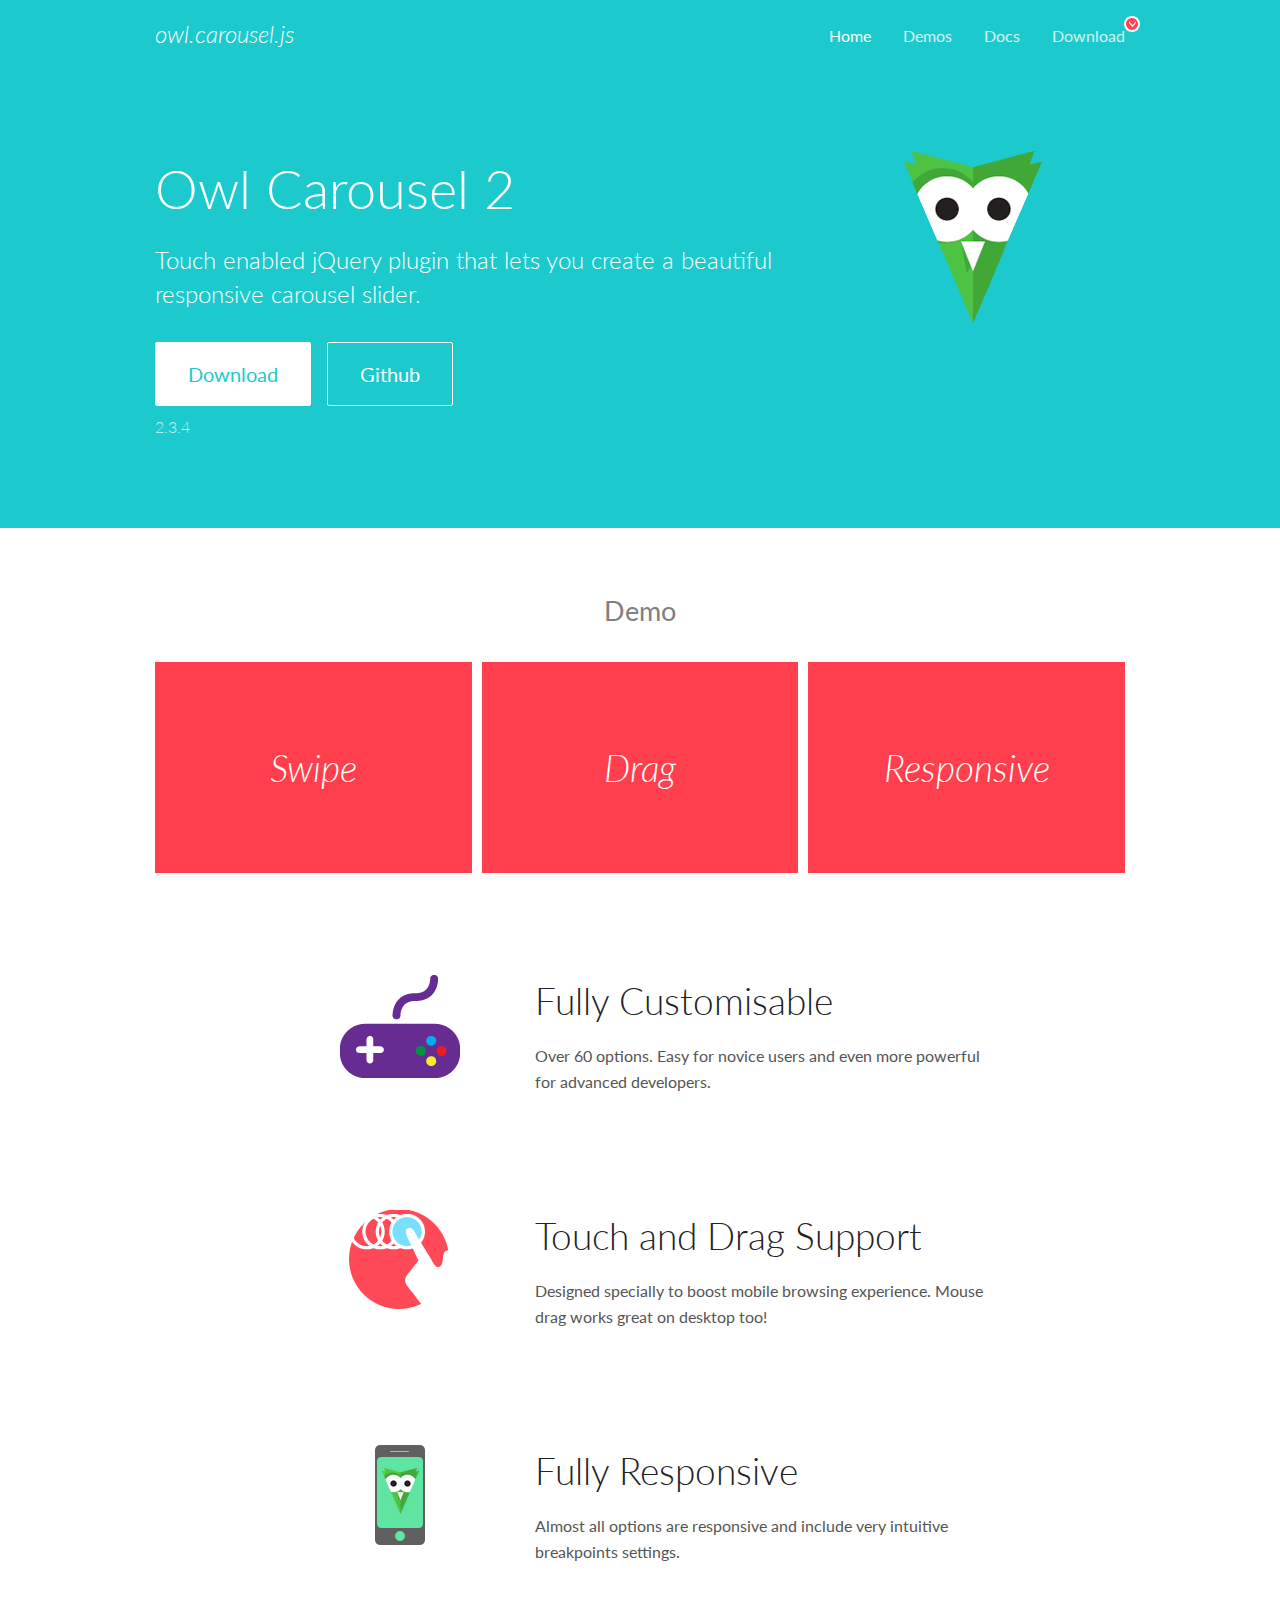
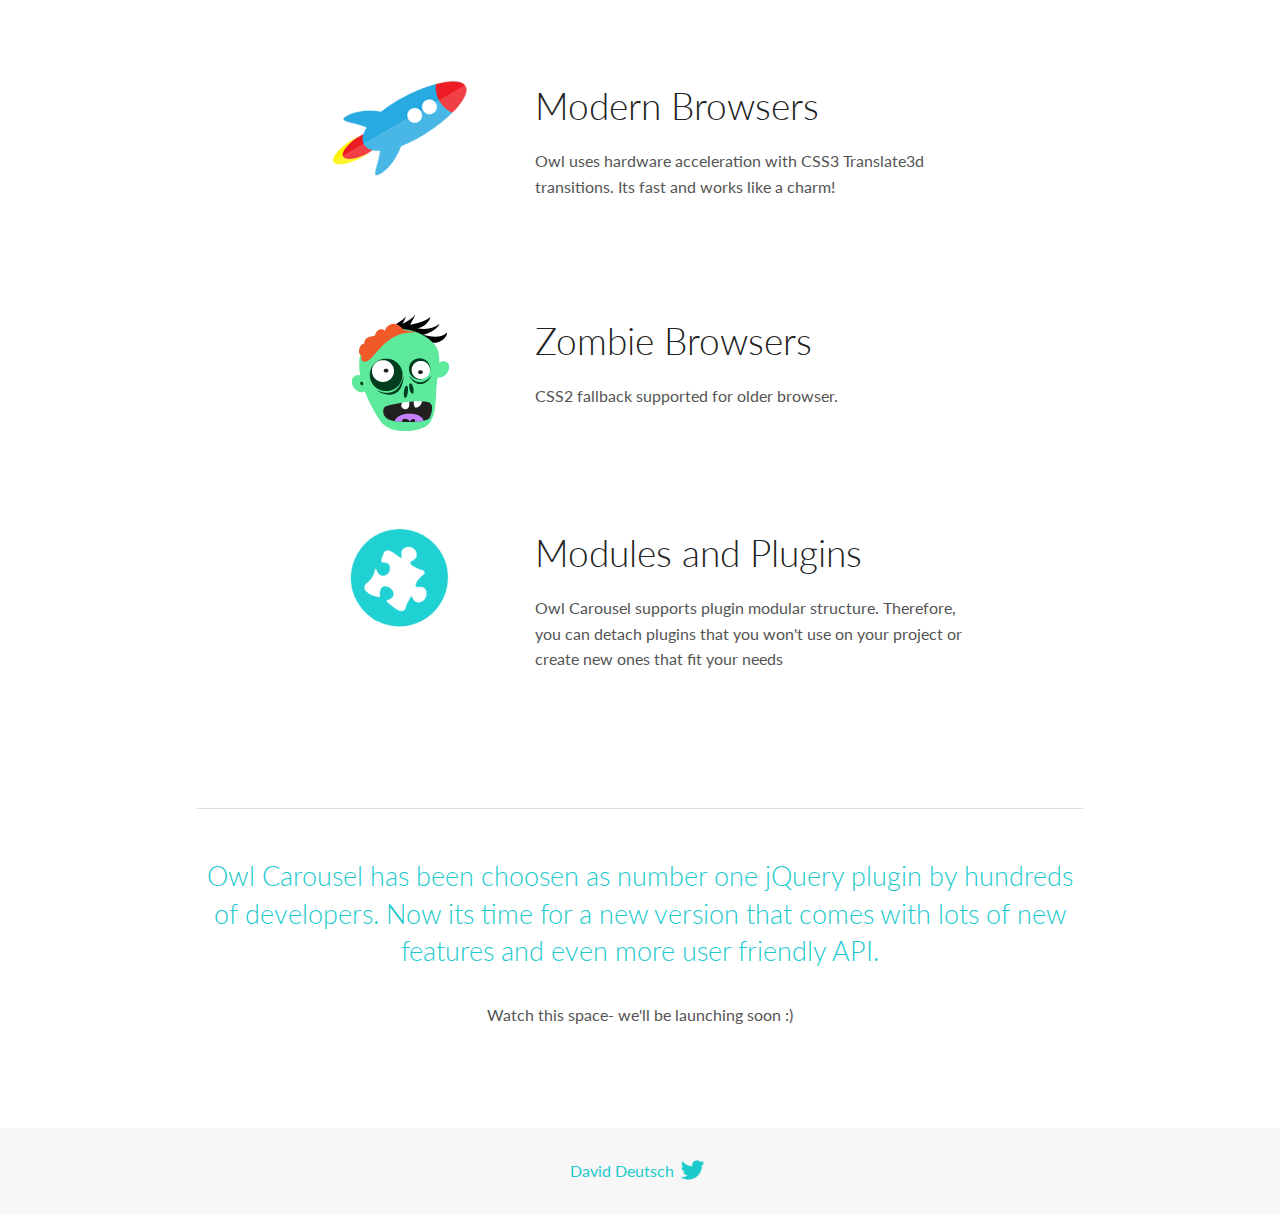
<file: assets/OwlCarousel2-2.3.4/docs/index.html>
<!DOCTYPE html>
<html lang="en">
  <head>

    <!-- head -->
    <meta charset="utf-8">
    <meta name="msapplication-tap-highlight" content="no" />
    <meta name="viewport" content="width=device-width, initial-scale=1.0" />
    <meta name="description" content="Touch enabled jQuery plugin that lets you create beautiful responsive carousel slider.">
    <meta name="author" content="David Deutsch">
    <title>
      Home | Owl Carousel | 2.3.4
    </title>

    <!-- Stylesheets -->
    <link href='https://fonts.googleapis.com/css?family=Lato:300,400,700,400italic,300italic' rel='stylesheet' type='text/css'>
    <link rel="stylesheet" href="assets/css/docs.theme.min.css">

    <!-- Owl Stylesheets -->
    <link rel="stylesheet" href="assets/owlcarousel/assets/owl.carousel.min.css">
    <link rel="stylesheet" href="assets/owlcarousel/assets/owl.theme.default.min.css">

    <!-- HTML5 shim and Respond.js IE8 support of HTML5 elements and media queries -->

    <!--[if lt IE 9]>
      <script src="https://oss.maxcdn.com/libs/html5shiv/3.7.0/html5shiv.js"></script>
      <script src="https://oss.maxcdn.com/libs/respond.js/1.3.0/respond.min.js"></script>
    <![endif]-->

    <!-- Favicons -->
    <link rel="apple-touch-icon-precomposed" sizes="144x144" href="assets/ico/apple-touch-icon-144-precomposed.png">
    <link rel="shortcut icon" href="assets/ico/favicon.png">
    <link rel="shortcut icon" href="favicon.ico">

    <!-- Yeah i know js should not be in header. Its required for demos.-->

    <!-- javascript -->
    <script src="assets/vendors/jquery.min.js"></script>
    <script src="assets/owlcarousel/owl.carousel.js"></script>
  </head>
  <body>

    <!-- header -->
    <header class="header">
      <div class="row">
        <div class="large-12 columns">
          <div class="brand left">
            <h3>
              <a href="/OwlCarousel2/">owl.carousel.js</a> 
            </h3>
          </div>
          <a id="toggle-nav" class="right">
            <span></span> <span></span> <span></span> 
          </a> 
          <div class="nav-bar">
            <ul class="clearfix">
              <li class="active">
                <a href="/OwlCarousel2/index.html">Home</a> 
              </li>
              <li> <a href="/OwlCarousel2/demos/demos.html">Demos</a>  </li>
              <li> <a href="/OwlCarousel2/docs/started-welcome.html">Docs</a>  </li>
              <li>
                <a href="https://github.com/OwlCarousel2/OwlCarousel2/archive/2.3.4.zip">Download</a> 
                <span class="download"></span> 
              </li>
            </ul>
          </div>
        </div>
      </div>
    </header>

    <!-- home panel -->
    <section id="hero">
      <div class="row">
        <div class="large-8 medium-8 columns">
          <h1>Owl Carousel 2</h1>
          <h4>Touch enabled jQuery plugin that lets you create a beautiful responsive carousel slider.</h4>
          <a href="https://github.com/OwlCarousel2/OwlCarousel2/archive/2.3.4.zip" class="hero-button">Download</a> 
          <a href="https://github.com/OwlCarousel2/OwlCarousel2" class="hero-button outline">Github</a> 
          <p>2.3.4</p>
        </div>
        <div class="large-4 medium-4 columns">
          <img class="owl-logo" src="assets/img/owl-logo.png" alt="mr. Owl">
        </div>
      </div>
    </section>

    <!-- body -->
    <div class="home-demo">
      <div class="row">
        <div class="large-12 columns">
          <h3>Demo</h3>
          <div class="owl-carousel">
            <div class="item">
              <h2>Swipe</h2>
            </div>
            <div class="item">
              <h2>Drag</h2>
            </div>
            <div class="item">
              <h2>Responsive</h2>
            </div>
            <div class="item">
              <h2>CSS3</h2>
            </div>
            <div class="item">
              <h2>Fast</h2>
            </div>
            <div class="item">
              <h2>Easy</h2>
            </div>
            <div class="item">
              <h2>Free</h2>
            </div>
            <div class="item">
              <h2>Upgradable</h2>
            </div>
            <div class="item">
              <h2>Tons of options</h2>
            </div>
            <div class="item">
              <h2>Infinity</h2>
            </div>
            <div class="item">
              <h2>Auto Width</h2>
            </div>
          </div>
        </div>
      </div>
    </div>
    <script>
      var owl = $('.owl-carousel');
      owl.owlCarousel({
        margin: 10,
        loop: true,
        responsive: {
          0: {
            items: 1
          },
          600: {
            items: 2
          },
          1000: {
            items: 3
          }
        }
      })
    </script>

    <!-- features -->
    <div id="features">
      <div class="row">
        <div class="small-12 medium-9 small-centered columns">
          <section class="row feature">
            <div class="medium-4 small-12 columns">
              <img src="assets/img/feature-options.png" alt="">
            </div>
            <div class="medium-8 small-12 columns">
              <h2>Fully Customisable</h2>
              <p>Over 60 options. Easy for novice users and even more powerful for advanced developers.</p>
            </div>
          </section>
          <section class="row feature">
            <div class="medium-4 small-12 columns">
              <img src="assets/img/feature-drag.png" alt="">
            </div>
            <div class="medium-8 small-12 columns">
              <h2>Touch and Drag Support</h2>
              <p>Designed specially to boost mobile browsing experience. Mouse drag works great on desktop too!</p>
            </div>
          </section>
          <section class="row feature">
            <div class="medium-4 small-12 columns">
              <img src="assets/img/feature-responsive.png" alt="">
            </div>
            <div class="medium-8 small-12 columns">
              <h2>Fully Responsive</h2>
              <p>Almost all options are responsive and include very intuitive breakpoints settings.</p>
            </div>
          </section>
          <section class="row feature">
            <div class="medium-4 small-12 columns">
              <img src="assets/img/feature-modern.png" alt="">
            </div>
            <div class="medium-8 small-12 columns">
              <h2>Modern Browsers</h2>
              <p>Owl uses hardware acceleration with CSS3 Translate3d transitions. Its fast and works like a charm! </p>
            </div>
          </section>
          <section class="row feature">
            <div class="medium-4 small-12 columns">
              <img src="assets/img/feature-zombie.png" alt="">
            </div>
            <div class="medium-8 small-12 columns">
              <h2>Zombie Browsers</h2>
              <p>CSS2 fallback supported for older browser.</p>
            </div>
          </section>
          <section class="row feature">
            <div class="medium-4 small-12 columns">
              <img src="assets/img/feature-module.png" alt="">
            </div>
            <div class="medium-8 small-12 columns">
              <h2>Modules and Plugins</h2>
              <p>Owl Carousel supports plugin modular structure. Therefore, you can detach plugins that you won&#x27;t use on your project or create new ones that fit your needs</p>
            </div>
          </section>
        </div>
      </div>
    </div>

    <!-- footer -->
    <section id="teaser-text">
      <div class="row">
        <div class="small-12 medium-11 small-centered columns">
          <hr>
          <h3 id="owl-carousel-has-been-choosen-as-number-one-jquery-plugin-by-hundreds-of-developers-now-its-time-for-a-new-version-that-comes-with-lots-of-new-features-and-even-more-user-friendly-api-">Owl Carousel has been choosen as number one jQuery plugin by hundreds of developers. Now its time for a new version that comes with lots of new features and even more user friendly API.</h3>
          <p>Watch this space- we&#39;ll be launching soon :)</p>
        </div>
      </div>
    </section>

    <!-- footer -->
    <footer class="footer">
      <div class="row">
        <div class="large-12 columns">
          <h5>
            <a href="/OwlCarousel2/docs/support-contact.html">David Deutsch</a> 
            <a id="custom-tweet-button" href="https://twitter.com/share?url=https://github.com/OwlCarousel2/OwlCarousel2&text=Owl Carousel - This is so awesome! " target="_blank"></a> 
          </h5>
        </div>
      </div>
    </footer>

    <!-- vendors -->
    <script src="assets/vendors/highlight.js"></script>
    <script src="assets/js/app.js"></script>
  </body>
</html>
</file>
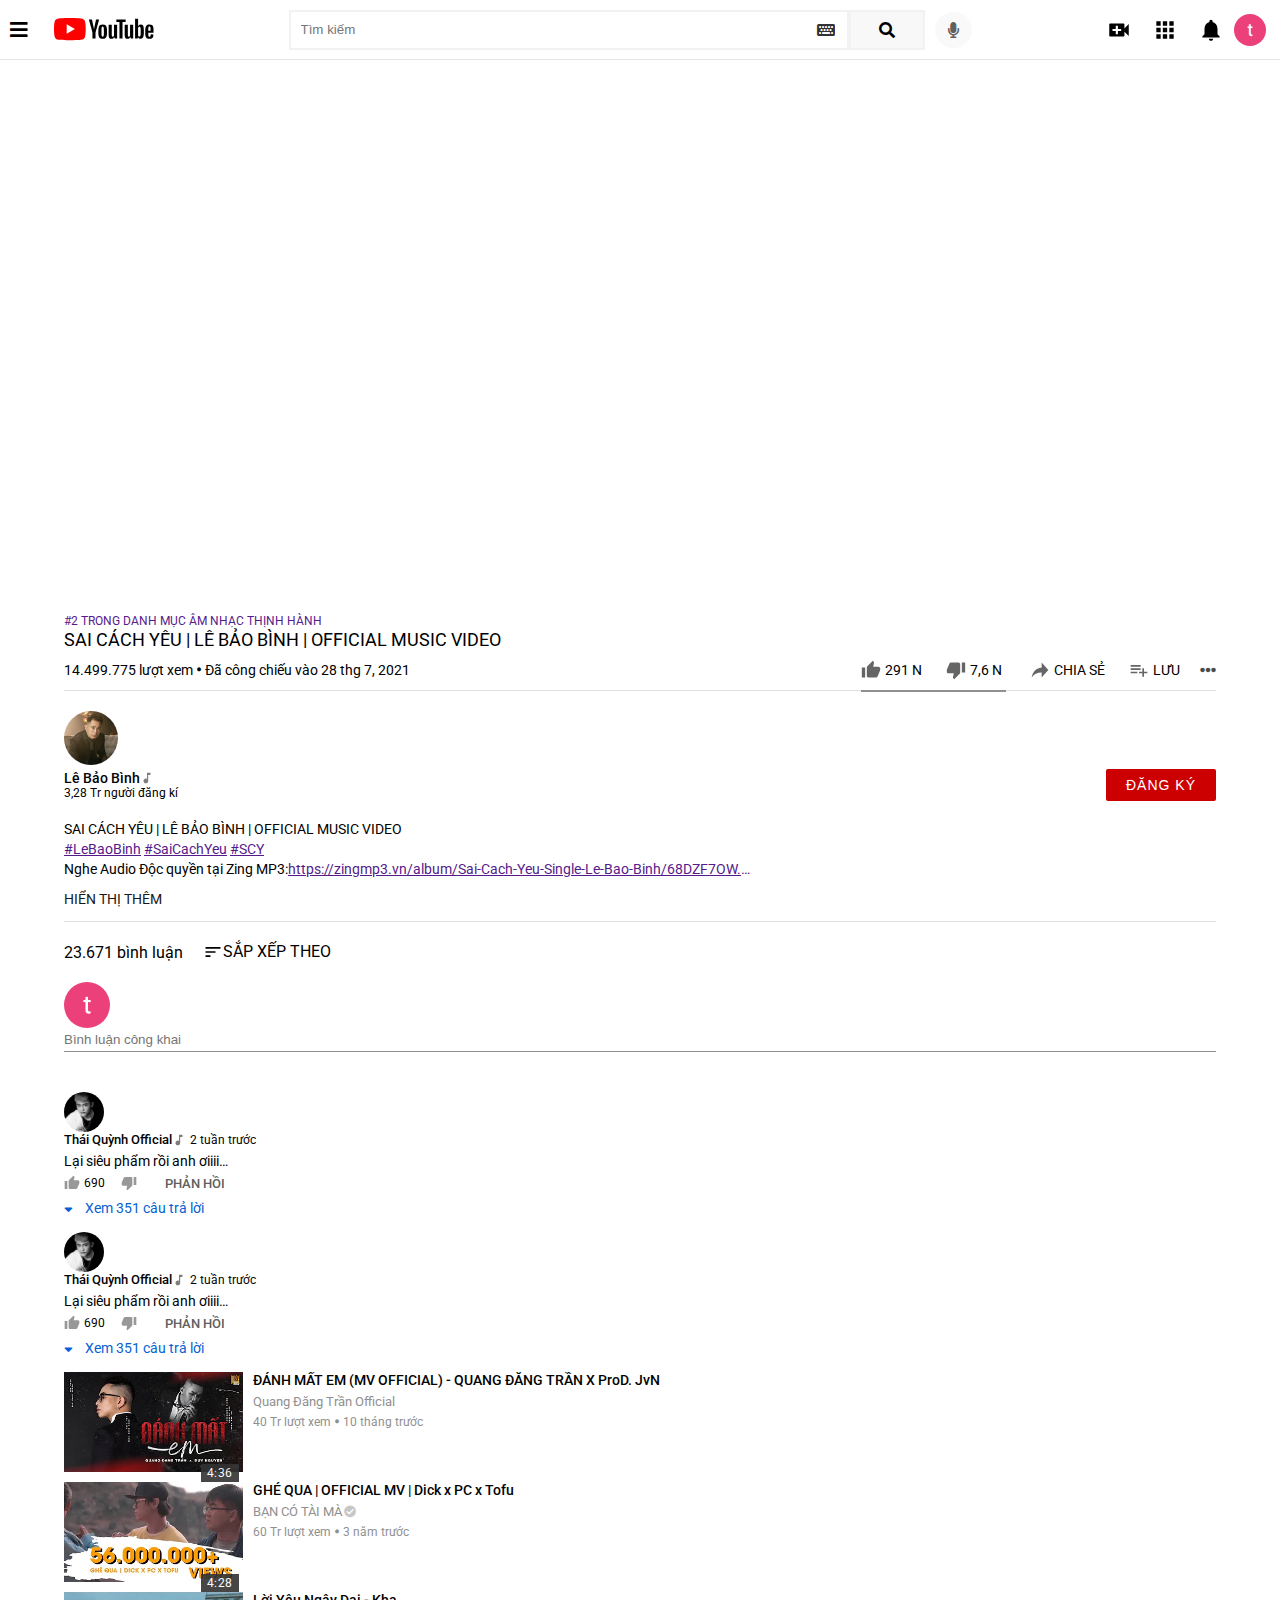
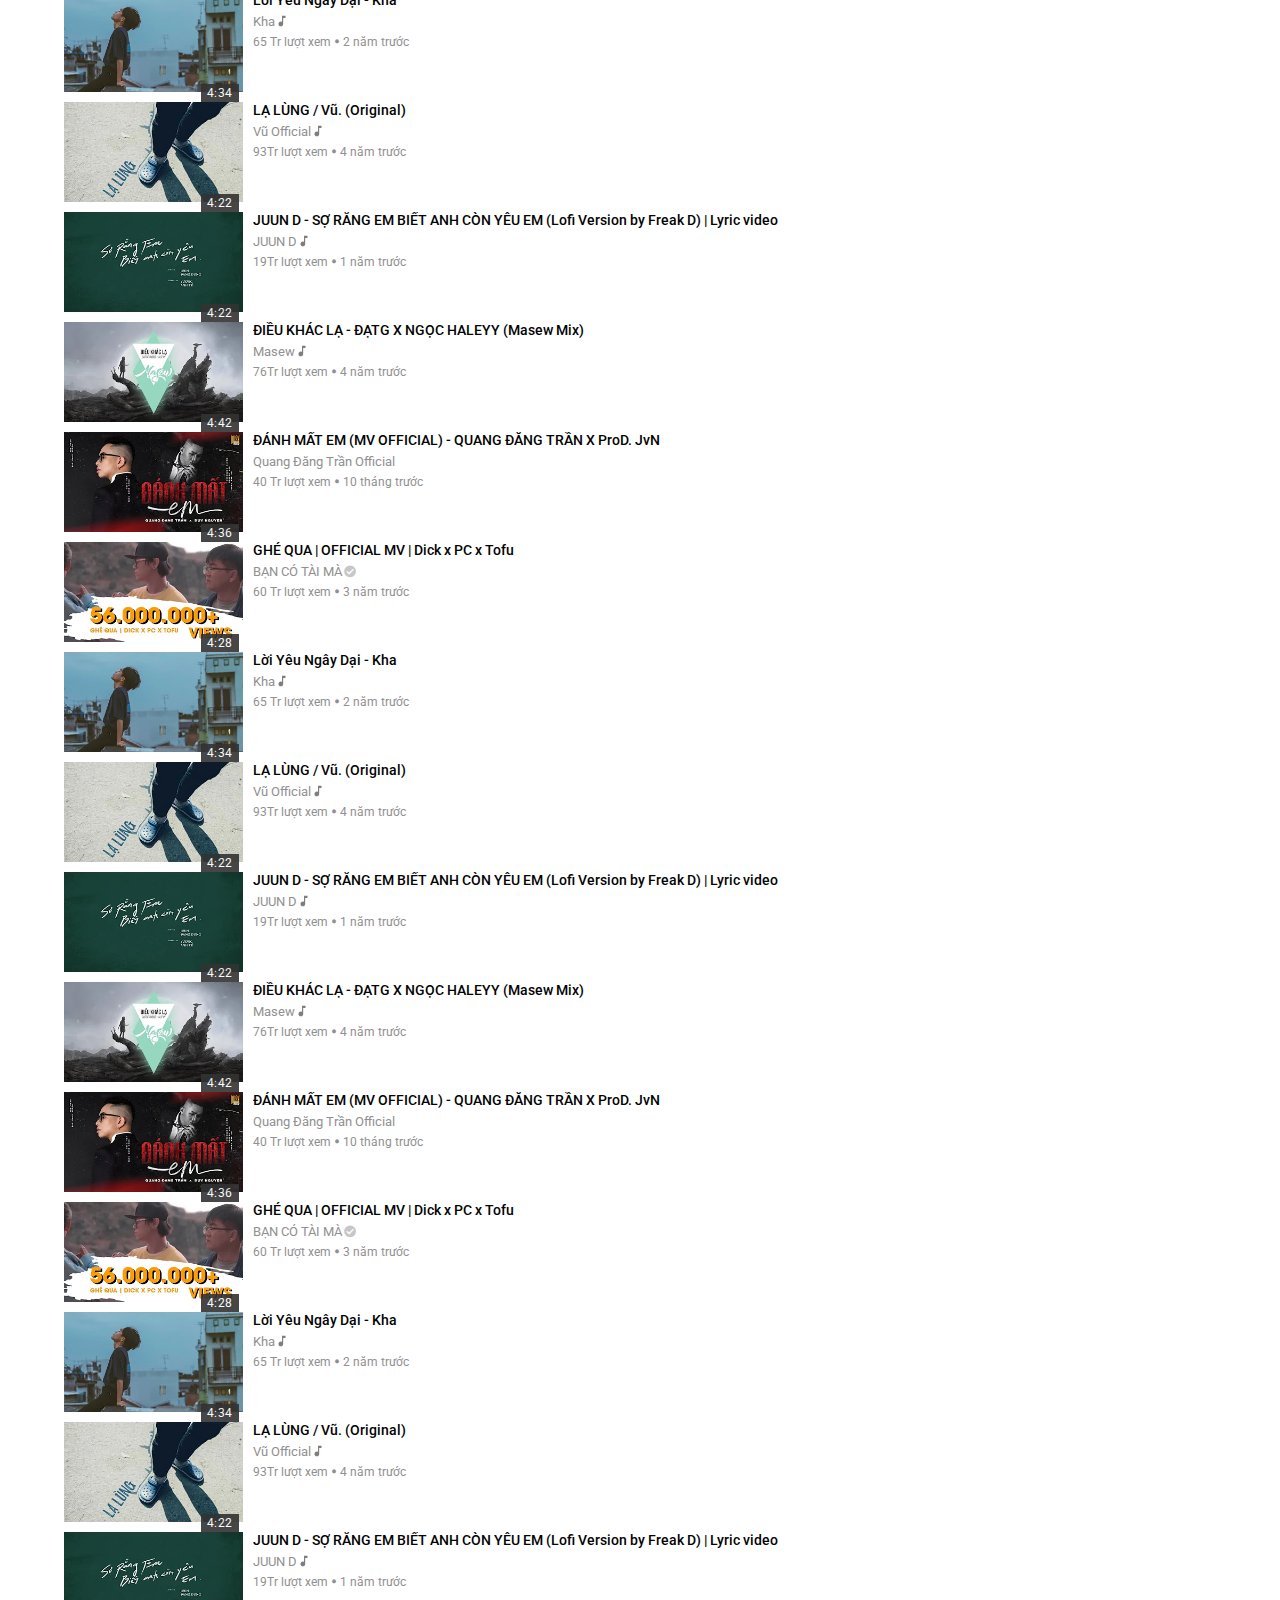
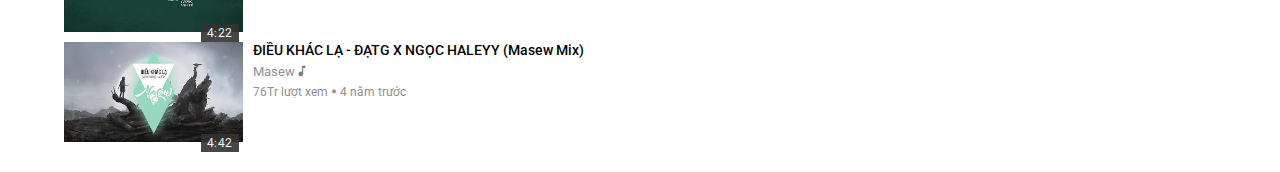
<file: page.html>
<!DOCTYPE html>
<html lang="en">
  <head>
    <meta charset="UTF-8" />
    <meta http-equiv="X-UA-Compatible" content="IE=edge" />
    <meta name="viewport" content="width=device-width, initial-scale=1.0" />
    <link
      href="https://cdn.jsdelivr.net/npm/bootstrap@5.0.2/dist/css/bootstrap.min.css"
      rel="stylesheet"
      integrity="sha384-EVSTQN3/azprG1Anm3QDgpJLIm9Nao0Yz1ztcQTwFspd3yD65VohhpuuCOmLASjC"
      crossorigin="anonymous"
    />
    <link
      rel="stylesheet"
      href="https://cdnjs.cloudflare.com/ajax/libs/font-awesome/5.15.4/css/all.min.css"
      integrity="sha512-1ycn6IcaQQ40/MKBW2W4Rhis/DbILU74C1vSrLJxCq57o941Ym01SwNsOMqvEBFlcgUa6xLiPY/NS5R+E6ztJQ=="
      crossorigin="anonymous"
      referrerpolicy="no-referrer"
    />
    <link rel="preconnect" href="https://fonts.googleapis.com" />
    <link rel="preconnect" href="https://fonts.gstatic.com" crossorigin />
    <link href="https://fonts.googleapis.com/css2?family=Roboto:wght@100;300;400;500&display=swap" rel="stylesheet" />

    <title>SAI CÁCH YÊU | LÊ BẢO BÌNH | OFFICIAL MUSIC VIDEO</title>
    <link rel="icon" href="https://www.youtube.com/s/desktop/65defdc1/img/favicon_144x144.png" type="image/x-icon" />
    <link rel="stylesheet" href="https://cdnjs.cloudflare.com/ajax/libs/animate.css/4.1.1/animate.min.css" />
    <link rel="stylesheet" href="./assets/owlcarousel/assets/owl.carousel.min.css" />
    <link rel="stylesheet" href="./assets/owlcarousel/assets/owl.theme.default.min.css" />
    <link rel="stylesheet" href="./assets/css/basic.css" />
    <link rel="stylesheet" href="./assets/css/main.css" />
    <link rel="stylesheet" href="./assets/css/page.css" />
    <link rel="stylesheet" href="./assets/css/resposive.css" />
  </head>
  <body>
    <div class="main">
      <div class="container-fluid">
        <header class="header px-3">
          <div class="header-menu-logo">
            <i class="header-menu-icon fas fa-bars" id="js-hidden-btn-in"></i>
            <a href="./index.html" class="header-logo">
              <svg viewBox="0 0 90 20" preserveAspectRatio="xMidYMid meet" focusable="false" class="style-scope yt-icon" style="display: block; width: 100px; height: auto">
                <g viewBox="0 0 90 20" preserveAspectRatio="xMidYMid meet" class="style-scope yt-icon">
                  <g class="style-scope yt-icon">
                    <path
                      d="M27.9727 3.12324C27.6435 1.89323 26.6768 0.926623 25.4468 0.597366C23.2197 2.24288e-07 14.285 0 14.285 0C14.285 0 5.35042 2.24288e-07 3.12323 0.597366C1.89323 0.926623 0.926623 1.89323 0.597366 3.12324C2.24288e-07 5.35042 0 10 0 10C0 10 2.24288e-07 14.6496 0.597366 16.8768C0.926623 18.1068 1.89323 19.0734 3.12323 19.4026C5.35042 20 14.285 20 14.285 20C14.285 20 23.2197 20 25.4468 19.4026C26.6768 19.0734 27.6435 18.1068 27.9727 16.8768C28.5701 14.6496 28.5701 10 28.5701 10C28.5701 10 28.5677 5.35042 27.9727 3.12324Z"
                      fill="#FF0000"
                      class="style-scope yt-icon"
                    ></path>
                    <path d="M11.4253 14.2854L18.8477 10.0004L11.4253 5.71533V14.2854Z" fill="white" class="style-scope yt-icon"></path>
                  </g>
                  <g class="style-scope yt-icon">
                    <g id="youtube-paths" class="style-scope yt-icon">
                      <path
                        d="M34.6024 13.0036L31.3945 1.41846H34.1932L35.3174 6.6701C35.6043 7.96361 35.8136 9.06662 35.95 9.97913H36.0323C36.1264 9.32532 36.3381 8.22937 36.665 6.68892L37.8291 1.41846H40.6278L37.3799 13.0036V18.561H34.6001V13.0036H34.6024Z"
                        class="style-scope yt-icon"
                      ></path>
                      <path
                        d="M41.4697 18.1937C40.9053 17.8127 40.5031 17.22 40.2632 16.4157C40.0257 15.6114 39.9058 14.5437 39.9058 13.2078V11.3898C39.9058 10.0422 40.0422 8.95805 40.315 8.14196C40.5878 7.32588 41.0135 6.72851 41.592 6.35457C42.1706 5.98063 42.9302 5.79248 43.871 5.79248C44.7976 5.79248 45.5384 5.98298 46.0981 6.36398C46.6555 6.74497 47.0647 7.34234 47.3234 8.15137C47.5821 8.96275 47.7115 10.0422 47.7115 11.3898V13.2078C47.7115 14.5437 47.5845 15.6161 47.3329 16.4251C47.0812 17.2365 46.672 17.8292 46.1075 18.2031C45.5431 18.5771 44.7764 18.7652 43.8098 18.7652C42.8126 18.7675 42.0342 18.5747 41.4697 18.1937ZM44.6353 16.2323C44.7905 15.8231 44.8705 15.1575 44.8705 14.2309V10.3292C44.8705 9.43077 44.7929 8.77225 44.6353 8.35833C44.4777 7.94206 44.2026 7.7351 43.8074 7.7351C43.4265 7.7351 43.156 7.94206 43.0008 8.35833C42.8432 8.77461 42.7656 9.43077 42.7656 10.3292V14.2309C42.7656 15.1575 42.8408 15.8254 42.9914 16.2323C43.1419 16.6415 43.4123 16.8461 43.8074 16.8461C44.2026 16.8461 44.4777 16.6415 44.6353 16.2323Z"
                        class="style-scope yt-icon"
                      ></path>
                      <path
                        d="M56.8154 18.5634H54.6094L54.3648 17.03H54.3037C53.7039 18.1871 52.8055 18.7656 51.6061 18.7656C50.7759 18.7656 50.1621 18.4928 49.767 17.9496C49.3719 17.4039 49.1743 16.5526 49.1743 15.3955V6.03751H51.9942V15.2308C51.9942 15.7906 52.0553 16.188 52.1776 16.4256C52.2999 16.6631 52.5045 16.783 52.7914 16.783C53.036 16.783 53.2712 16.7078 53.497 16.5573C53.7228 16.4067 53.8874 16.2162 53.9979 15.9858V6.03516H56.8154V18.5634Z"
                        class="style-scope yt-icon"
                      ></path>
                      <path d="M64.4755 3.68758H61.6768V18.5629H58.9181V3.68758H56.1194V1.42041H64.4755V3.68758Z" class="style-scope yt-icon"></path>
                      <path
                        d="M71.2768 18.5634H69.0708L68.8262 17.03H68.7651C68.1654 18.1871 67.267 18.7656 66.0675 18.7656C65.2373 18.7656 64.6235 18.4928 64.2284 17.9496C63.8333 17.4039 63.6357 16.5526 63.6357 15.3955V6.03751H66.4556V15.2308C66.4556 15.7906 66.5167 16.188 66.639 16.4256C66.7613 16.6631 66.9659 16.783 67.2529 16.783C67.4974 16.783 67.7326 16.7078 67.9584 16.5573C68.1842 16.4067 68.3488 16.2162 68.4593 15.9858V6.03516H71.2768V18.5634Z"
                        class="style-scope yt-icon"
                      ></path>
                      <path
                        d="M80.609 8.0387C80.4373 7.24849 80.1621 6.67699 79.7812 6.32186C79.4002 5.96674 78.8757 5.79035 78.2078 5.79035C77.6904 5.79035 77.2059 5.93616 76.7567 6.23014C76.3075 6.52412 75.9594 6.90747 75.7148 7.38489H75.6937V0.785645H72.9773V18.5608H75.3056L75.5925 17.3755H75.6537C75.8724 17.7988 76.1993 18.1304 76.6344 18.3774C77.0695 18.622 77.554 18.7443 78.0855 18.7443C79.038 18.7443 79.7412 18.3045 80.1904 17.4272C80.6396 16.5476 80.8653 15.1765 80.8653 13.3092V11.3266C80.8653 9.92722 80.7783 8.82892 80.609 8.0387ZM78.0243 13.1492C78.0243 14.0617 77.9867 14.7767 77.9114 15.2941C77.8362 15.8115 77.7115 16.1808 77.5328 16.3971C77.3564 16.6158 77.1165 16.724 76.8178 16.724C76.585 16.724 76.371 16.6699 76.1734 16.5594C75.9759 16.4512 75.816 16.2866 75.6937 16.0702V8.96062C75.7877 8.6196 75.9524 8.34209 76.1852 8.12337C76.4157 7.90465 76.6697 7.79646 76.9401 7.79646C77.2271 7.79646 77.4481 7.90935 77.6034 8.13278C77.7609 8.35855 77.8691 8.73485 77.9303 9.26636C77.9914 9.79787 78.022 10.5528 78.022 11.5335V13.1492H78.0243Z"
                        class="style-scope yt-icon"
                      ></path>
                      <path
                        d="M84.8657 13.8712C84.8657 14.6755 84.8892 15.2776 84.9363 15.6798C84.9833 16.0819 85.0821 16.3736 85.2326 16.5594C85.3831 16.7428 85.6136 16.8345 85.9264 16.8345C86.3474 16.8345 86.639 16.6699 86.7942 16.343C86.9518 16.0161 87.0365 15.4705 87.0506 14.7085L89.4824 14.8519C89.4965 14.9601 89.5035 15.1106 89.5035 15.3011C89.5035 16.4582 89.186 17.3237 88.5534 17.8952C87.9208 18.4667 87.0247 18.7536 85.8676 18.7536C84.4777 18.7536 83.504 18.3185 82.9466 17.446C82.3869 16.5735 82.1094 15.2259 82.1094 13.4008V11.2136C82.1094 9.33452 82.3987 7.96105 82.9772 7.09558C83.5558 6.2301 84.5459 5.79736 85.9499 5.79736C86.9165 5.79736 87.6597 5.97375 88.1771 6.32888C88.6945 6.684 89.059 7.23433 89.2707 7.98457C89.4824 8.7348 89.5882 9.76961 89.5882 11.0913V13.2362H84.8657V13.8712ZM85.2232 7.96811C85.0797 8.14449 84.9857 8.43377 84.9363 8.83593C84.8892 9.2381 84.8657 9.84722 84.8657 10.6657V11.5641H86.9283V10.6657C86.9283 9.86133 86.9001 9.25221 86.846 8.83593C86.7919 8.41966 86.6931 8.12803 86.5496 7.95635C86.4062 7.78702 86.1851 7.7 85.8864 7.7C85.5854 7.70235 85.3643 7.79172 85.2232 7.96811Z"
                        class="style-scope yt-icon"
                      ></path>
                    </g>
                  </g>
                </g>
              </svg>
            </a>
          </div>
          <div class="header-search">
            <div class="header-search-box">
              <input type="text" class="header-search-input" placeholder="Tìm kiếm" />
              <i class="header-search-input-icon fas fa-keyboard"></i>
              <a href="" class="btn-search">
                <i class="btn-search-icon fas fa-search"></i>
              </a>
            </div>
            <div class="header-search-record-box">
              <i class="header-search-record fas fa-microphone"></i>
              <p class="header-content-hover">Tìm kiếm bằng giọng nói</p>
            </div>
          </div>
          <div class="header-user">
            <div class="header-user-camera">
              <svg viewBox="0 0 24 24" preserveAspectRatio="xMidYMid meet" focusable="false" class="style-scope yt-icon" style="display: block; width: 100%; height: 100%">
                <g class="style-scope yt-icon">
                  <path d="M17 10.5V7c0-.55-.45-1-1-1H4c-.55 0-1 .45-1 1v10c0 .55.45 1 1 1h12c.55 0 1-.45 1-1v-3.5l4 4v-11l-4 4zM14 13h-3v3H9v-3H6v-2h3V8h2v3h3v2z" class="style-scope yt-icon"></path>
                </g>
              </svg>
              <p class="header-content-hover">Tạo</p>
            </div>
            <div class="header-user-option">
              <svg viewBox="0 0 24 24" preserveAspectRatio="xMidYMid meet" focusable="false" class="style-scope yt-icon" style="display: block; width: 100%; height: 100%">
                <g class="style-scope yt-icon">
                  <path d="M4 8h4V4H4v4zm6 12h4v-4h-4v4zm-6 0h4v-4H4v4zm0-6h4v-4H4v4zm6 0h4v-4h-4v4zm6-10v4h4V4h-4zm-6 4h4V4h-4v4zm6 6h4v-4h-4v4zm0 6h4v-4h-4v4z" class="style-scope yt-icon"></path>
                </g>
              </svg>
              <p class="header-content-hover">Các ứng dụng YouTube</p>
            </div>
            <div class="header-user-bell">
              <svg viewBox="0 0 24 24" preserveAspectRatio="xMidYMid meet" focusable="false" class="style-scope yt-icon" style="display: block; width: 100%; height: 100%">
                <g class="style-scope yt-icon">
                  <path
                    d="M12 22c1.1 0 2-.9 2-2h-4c0 1.1.9 2 2 2zm6-6v-5c0-3.07-1.64-5.64-4.5-6.32V4c0-.83-.67-1.5-1.5-1.5s-1.5.67-1.5 1.5v.68C7.63 5.36 6 7.92 6 11v5l-2 2v1h16v-1l-2-2z"
                    class="style-scope yt-icon"
                  ></path>
                </g>
              </svg>
              <p class="header-content-hover">Thông báo</p>
            </div>
            <div class="header-user-click" id="login-header">
              <div class="menu-user disable" id="box-click-login-header">
                <div class="menu-user-contact ma-right-8 ma-left-8">
                  <img src="./assets/img/anhdaidien.jpg" alt="" class="menu-user-contact-img" />
                  <div class="menu-user-contact-box">
                    <p class="menu-user-contact-name">tin nhat</p>
                    <a href="" class="menu-user-contact-policy"> Quản lý tài khoản của google </a>
                  </div>
                </div>
                <div class="menu-user-option ma-right-8 ma-left-8">
                  <div class="menu-user-option-text">
                    <svg viewBox="0 0 24 24" preserveAspectRatio="xMidYMid meet" focusable="false" class="style-scope yt-icon" style="display: block; width: 20px; height: 20px; opacity: 0.6">
                      <g class="style-scope yt-icon">
                        <path
                          d="M3 5v14c0 1.1.89 2 2 2h14c1.1 0 2-.9 2-2V5c0-1.1-.9-2-2-2H5c-1.11 0-2 .9-2 2zm12 4c0 1.66-1.34 3-3 3s-3-1.34-3-3 1.34-3 3-3 3 1.34 3 3zm-9 8c0-2 4-3.1 6-3.1s6 1.1 6 3.1v1H6v-1z"
                          class="style-scope yt-icon"
                        ></path>
                        <path d="M0 0h24v24H0z" fill="none" class="style-scope yt-icon"></path>
                      </g>
                    </svg>
                    <p>Kênh của bạn</p>
                  </div>
                  <div class="menu-user-option-text">
                    <svg viewBox="0 0 24 24" preserveAspectRatio="xMidYMid meet" focusable="false" class="style-scope yt-icon" style="display: block; width: 20px; height: 20px; opacity: 0.6">
                      <g class="style-scope yt-icon">
                        <path
                          d="M12 2C6.48 2 2 6.48 2 12s4.48 10 10 10 10-4.48 10-10S17.52 2 12 2zm1.41 16.09V20h-2.67v-1.93c-1.71-.36-3.16-1.46-3.27-3.4h1.96c.1 1.05.82 1.87 2.65 1.87 1.96 0 2.4-.98 2.4-1.59 0-.83-.44-1.61-2.67-2.14-2.48-.6-4.18-1.62-4.18-3.67 0-1.72 1.39-2.84 3.11-3.21V4h2.67v1.95c1.86.45 2.79 1.86 2.85 3.39H14.3c-.05-1.11-.64-1.87-2.22-1.87-1.5 0-2.4.68-2.4 1.64 0 .84.65 1.39 2.67 1.91s4.18 1.39 4.18 3.91c-.01 1.83-1.38 2.83-3.12 3.16z"
                          class="style-scope yt-icon"
                        ></path>
                        <path fill="none" d="M0 0h24v24H0z" class="style-scope yt-icon"></path>
                      </g>
                    </svg>
                    <p>Giao dịch và mua gói hội viên</p>
                  </div>
                  <div class="menu-user-option-text">
                    <svg viewBox="0 0 24 24" preserveAspectRatio="xMidYMid meet" focusable="false" class="style-scope yt-icon" style="display: block; width: 20px; height: 20px; opacity: 0.6">
                      <g class="style-scope yt-icon">
                        <path
                          d="M19.43 12.98c.04-.32.07-.64.07-.98s-.03-.66-.07-.98l2.11-1.65c.19-.15.24-.42.12-.64l-2-3.46c-.12-.22-.39-.3-.61-.22l-2.49 1c-.52-.4-1.08-.73-1.69-.98l-.38-2.65C14.46 2.18 14.25 2 14 2h-4c-.25 0-.46.18-.49.42l-.38 2.65c-.61.25-1.17.59-1.69.98l-2.49-1c-.23-.09-.49 0-.61.22l-2 3.46c-.13.22-.07.49.12.64l2.11 1.65c-.04.32-.07.65-.07.98s.03.66.07.98l-2.11 1.65c-.19.15-.24.42-.12.64l2 3.46c.12.22.39.3.61.22l2.49-1c.52.4 1.08.73 1.69.98l.38 2.65c.03.24.24.42.49.42h4c.25 0 .46-.18.49-.42l.38-2.65c.61-.25 1.17-.59 1.69-.98l2.49 1c.23.09.49 0 .61-.22l2-3.46c.12-.22.07-.49-.12-.64l-2.11-1.65zM10 15V9l5 3-5 3z"
                          class="style-scope yt-icon"
                        ></path>
                      </g>
                    </svg>
                    <p>YouTube Studio</p>
                  </div>
                  <div class="menu-user-option-text">
                    <svg viewBox="0 0 24 24" preserveAspectRatio="xMidYMid meet" focusable="false" class="style-scope yt-icon" style="display: block; width: 20px; height: 20px; opacity: 0.6">
                      <g class="style-scope yt-icon">
                        <path
                          d="M4 6H2v14c0 1.1.9 2 2 2h14v-2H4V6zm16-4c1.1 0 2 .9 2 2v12c0 1.1-.9 2-2 2H8c-1.1 0-2-.9-2-2V4c0-1.1.9-2 2-2h12zm-3 5c0-1.66-1.34-3-3-3s-3 1.34-3 3 1.34 3 3 3 3-1.34 3-3zm-9 8v1h12v-1c0-2-4-3.1-6-3.1S8 13 8 15z"
                          class="style-scope yt-icon"
                        ></path>
                      </g>
                    </svg>
                    <p>Chuyển đổi tài khoản</p>
                    <i class="menu-user-option-text-icon fas fa-chevron-right"></i>
                  </div>
                  <div class="menu-user-option-text">
                    <svg viewBox="0 0 24 24" preserveAspectRatio="xMidYMid meet" focusable="false" class="style-scope yt-icon" style="display: block; width: 20px; height: 20px; opacity: 0.6">
                      <g mirror-in-rtl="" class="style-scope yt-icon">
                        <path
                          d="M10.09 15.59L11.5 17l5-5-5-5-1.41 1.41L12.67 11H3v2h9.67l-2.58 2.59zM19 3H5c-1.11 0-2 .9-2 2v4h2V5h14v14H5v-4H3v4c0 1.1.89 2 2 2h14c1.1 0 2-.9 2-2V5c0-1.1-.9-2-2-2z"
                          class="style-scope yt-icon"
                        ></path>
                      </g>
                    </svg>
                    <p>Đăng xuất</p>
                  </div>
                </div>
                <div class="menu-user-option ma-right-8 ma-left-8">
                  <div class="menu-user-option-text">
                    <svg viewBox="0 0 24 24" preserveAspectRatio="xMidYMid meet" focusable="false" class="style-scope yt-icon" style="display: block; width: 20px; height: 20px; opacity: 0.6">
                      <g class="style-scope yt-icon">
                        <path
                          d="M280.485281,201.514719 L284,198 L287.514719,201.514719 L292.485281,201.514719 L292.485281,206.485281 L296,210 L292.485281,213.514719 L292.485281,218.485281 L287.514719,218.485281 L284,222 L280.485281,218.485281 L275.514719,218.485281 L275.514719,213.514719 L272,210 L275.514719,206.485281 L275.514719,201.514719 L280.485281,201.514719 Z M283.726536,215.86375 C287.116026,215.86375 289.86375,213.251451 289.86375,210.029016 C289.86375,206.806581 287.116026,204.194281 283.726536,204.194281 C283.073662,204.194281 282.164855,204.396254 281.000116,204.800201 C282.532112,206.378393 283.29811,208.121331 283.29811,210.029016 C283.29811,211.9367 282.444938,213.635948 280.738594,215.126758 C282.007413,215.618086 283.003393,215.86375 283.726536,215.86375 Z"
                          transform="translate(-272, -198)"
                          class="style-scope yt-icon"
                        ></path>
                      </g>
                    </svg>
                    <p>Giao diện: Giao diện của thiết bị</p>
                    <i class="menu-user-option-text-icon fas fa-chevron-right"></i>
                  </div>
                  <div class="menu-user-option-text">
                    <svg viewBox="0 0 24 24" preserveAspectRatio="xMidYMid meet" focusable="false" class="style-scope yt-icon" style="display: block; width: 20px; height: 20px; opacity: 0.6">
                      <g class="style-scope yt-icon">
                        <path
                          d="M12.87 15.07l-2.54-2.51.03-.03c1.74-1.94 2.98-4.17 3.71-6.53H17V4h-7V2H8v2H1v1.99h11.17C11.5 7.92 10.44 9.75 9 11.35 8.07 10.32 7.3 9.19 6.69 8h-2c.73 1.63 1.73 3.17 2.98 4.56l-5.09 5.02L4 19l5-5 3.11 3.11.76-2.04zM18.5 10h-2L12 22h2l1.12-3h4.75L21 22h2l-4.5-12zm-2.62 7l1.62-4.33L19.12 17h-3.24z"
                          class="style-scope yt-icon"
                        ></path>
                      </g>
                    </svg>
                    <p>Ngôn ngữ: Tiếng Việt</p>
                    <i class="menu-user-option-text-icon fas fa-chevron-right"></i>
                  </div>
                  <div class="menu-user-option-text">
                    <svg viewBox="0 0 24 24" preserveAspectRatio="xMidYMid meet" focusable="false" class="style-scope yt-icon" style="display: block; width: 20px; height: 20px; opacity: 0.6">
                      <g class="style-scope yt-icon">
                        <path
                          d="M11.99 2C6.47 2 2 6.48 2 12s4.47 10 9.99 10C17.52 22 22 17.52 22 12S17.52 2 11.99 2zm6.93 6h-2.95c-.32-1.25-.78-2.45-1.38-3.56 1.84.63 3.37 1.91 4.33 3.56zM12 4.04c.83 1.2 1.48 2.53 1.91 3.96h-3.82c.43-1.43 1.08-2.76 1.91-3.96zM4.26 14C4.1 13.36 4 12.69 4 12s.1-1.36.26-2h3.38c-.08.66-.14 1.32-.14 2s.06 1.34.14 2H4.26zm.82 2h2.95c.32 1.25.78 2.45 1.38 3.56-1.84-.63-3.37-1.9-4.33-3.56zm2.95-8H5.08c.96-1.66 2.49-2.93 4.33-3.56C8.81 5.55 8.35 6.75 8.03 8zM12 19.96c-.83-1.2-1.48-2.53-1.91-3.96h3.82c-.43 1.43-1.08 2.76-1.91 3.96zM14.34 14H9.66c-.09-.66-.16-1.32-.16-2s.07-1.35.16-2h4.68c.09.65.16 1.32.16 2s-.07 1.34-.16 2zm.25 5.56c.6-1.11 1.06-2.31 1.38-3.56h2.95c-.96 1.65-2.49 2.93-4.33 3.56zM16.36 14c.08-.66.14-1.32.14-2s-.06-1.34-.14-2h3.38c.16.64.26 1.31.26 2s-.1 1.36-.26 2h-3.38z"
                          class="style-scope yt-icon"
                        ></path>
                      </g>
                    </svg>
                    <p>Địa điểm: Việt Nam</p>
                    <i class="menu-user-option-text-icon fas fa-chevron-right"></i>
                  </div>
                  <div class="menu-user-option-text">
                    <svg viewBox="0 0 24 24" preserveAspectRatio="xMidYMid meet" focusable="false" class="style-scope yt-icon" style="display: block; width: 20px; height: 20px; opacity: 0.6">
                      <g class="style-scope yt-icon">
                        <path
                          d="M19.43 12.98c.04-.32.07-.64.07-.98s-.03-.66-.07-.98l2.1-1.65c.2-.15.25-.42.13-.64l-2-3.46c-.12-.22-.4-.3-.6-.22l-2.5 1c-.52-.4-1.08-.73-1.7-.98l-.37-2.65c-.06-.24-.27-.42-.5-.42h-4c-.27 0-.48.18-.5.42l-.4 2.65c-.6.25-1.17.6-1.7.98l-2.48-1c-.23-.1-.5 0-.6.22l-2 3.46c-.14.22-.08.5.1.64l2.12 1.65c-.04.32-.07.65-.07.98s.02.66.06.98l-2.1 1.65c-.2.15-.25.42-.13.64l2 3.46c.12.22.4.3.6.22l2.5-1c.52.4 1.08.73 1.7.98l.37 2.65c.04.24.25.42.5.42h4c.25 0 .46-.18.5-.42l.37-2.65c.6-.25 1.17-.6 1.7-.98l2.48 1c.23.1.5 0 .6-.22l2-3.46c.13-.22.08-.5-.1-.64l-2.12-1.65zM12 15.5c-1.93 0-3.5-1.57-3.5-3.5s1.57-3.5 3.5-3.5 3.5 1.57 3.5 3.5-1.57 3.5-3.5 3.5z"
                          class="style-scope yt-icon"
                        ></path>
                      </g>
                    </svg>
                    <p>Cài đặt</p>
                  </div>
                  <div class="menu-user-option-text">
                    <svg viewBox="0 0 24 24" preserveAspectRatio="xMidYMid meet" focusable="false" class="style-scope yt-icon" style="display: block; width: 20px; height: 20px; opacity: 0.6">
                      <g class="style-scope yt-icon">
                        <path
                          d="M12 1l9 4v6c0 5.5-3.8 10.7-9 12-5.2-1.3-9-6.5-9-12V5l9-4zM7.7 15.1A5.3 5.3 0 0 1 12 6.7a5.3 5.3 0 0 1 4.3 8.4c-.6-1.1-3-1.7-4.3-1.7-1.3 0-3.7.6-4.3 1.7zM12 8.3a2.2 2.2 0 0 0-2.2 2.2c0 1.2 1 2.2 2.2 2.2a2.2 2.2 0 0 0 2.2-2.2c0-1.2-1-2.2-2.2-2.2zm0-2.6A6.3 6.3 0 0 0 5.7 12a6.3 6.3 0 0 0 6.3 6.3 6.3 6.3 0 0 0 6.3-6.3A6.3 6.3 0 0 0 12 5.7z"
                          class="style-scope yt-icon"
                        ></path>
                      </g>
                    </svg>
                    <p>Dữ liệu của bạn trong YouTube</p>
                  </div>
                  <div class="menu-user-option-text">
                    <svg viewBox="0 0 24 24" preserveAspectRatio="xMidYMid meet" focusable="false" class="style-scope yt-icon" style="display: block; width: 20px; height: 20px; opacity: 0.6">
                      <g class="style-scope yt-icon">
                        <path
                          d="M12 2C6.48 2 2 6.48 2 12s4.48 10 10 10 10-4.48 10-10S17.52 2 12 2zm1 17h-2v-2h2v2zm2.07-7.75l-.9.92C13.45 12.9 13 13.5 13 15h-2v-.5c0-1.1.45-2.1 1.17-2.83l1.24-1.26c.37-.36.59-.86.59-1.41 0-1.1-.9-2-2-2s-2 .9-2 2H8c0-2.21 1.79-4 4-4s4 1.79 4 4c0 .88-.36 1.68-.93 2.25z"
                          class="style-scope yt-icon"
                        ></path>
                      </g>
                    </svg>
                    <p>Trợ giúp</p>
                  </div>
                  <div class="menu-user-option-text">
                    <svg viewBox="0 0 24 24" preserveAspectRatio="xMidYMid meet" focusable="false" class="style-scope yt-icon" style="display: block; width: 20px; height: 20px; opacity: 0.6">
                      <g class="style-scope yt-icon">
                        <path d="M0 0h24v24H0z" fill="none" class="style-scope yt-icon"></path>
                        <path d="M20 2H4c-1.1 0-1.99.9-1.99 2L2 22l4-4h14c1.1 0 2-.9 2-2V4c0-1.1-.9-2-2-2zm-7 12h-2v-2h2v2zm0-4h-2V6h2v4z" class="style-scope yt-icon"></path>
                      </g>
                    </svg>
                    <p>Gửi phản hồi</p>
                  </div>
                  <div class="menu-user-option-text">
                    <svg viewBox="0 0 24 24" preserveAspectRatio="xMidYMid meet" focusable="false" class="style-scope yt-icon" style="display: block; width: 20px; height: 20px; opacity: 0.6">
                      <g class="style-scope yt-icon">
                        <path
                          d="M20 5H4c-1.1 0-1.99.9-1.99 2L2 17c0 1.1.9 2 2 2h16c1.1 0 2-.9 2-2V7c0-1.1-.9-2-2-2zm-9 3h2v2h-2V8zm0 3h2v2h-2v-2zM8 8h2v2H8V8zm0 3h2v2H8v-2zm-1 2H5v-2h2v2zm0-3H5V8h2v2zm9 7H8v-2h8v2zm0-4h-2v-2h2v2zm0-3h-2V8h2v2zm3 3h-2v-2h2v2zm0-3h-2V8h2v2z"
                          class="style-scope yt-icon"
                        ></path>
                      </g>
                    </svg>
                    <p>Phím tắt</p>
                  </div>
                </div>
                <div class="menu-user-option-last ma-right-8 ma-left-8">
                  <p class="menu-user-option-text-last">
                    Chế độ hạn chế: Đã tắt
                    <i class="menu-user-option-text-icon fas fa-chevron-right"></i>
                  </p>
                </div>
              </div>
            </div>
          </div>
          <div class="hidden-navbar p-0 disable">
            <div class="nav-hid disable fade-in">
              <div class="nav-hid__header nav-item ps-3 py-0 d-flex align-items-center" id="t1">
                <i class="fas fa-bars p-2 me-3" id="js-hidden-btn-out"></i>
                <a href="# " class="nav-hid__header-logo">
                  <img src="./assets/img/YouTube_Logo_2017.svg.png " alt=" " class="" width="75% " />
                </a>
              </div>
              <div class="nav-hid__content" id="t2">
                <div class="nav-hid__menu nav-item">
                  <a href="# " class="nav-hid__menu-item px-4 d-flex text-decoration-none align-items-center item-active"><i class="fas fa-home me-4 item-active"></i><span>Home</span></a>
                  <a href="# " class="nav-hid__menu-item px-4 d-flex text-decoration-none align-items-center"><i class="fas fa-compass me-4"></i><span>Explore</span></a>
                  <a href="# " class="nav-hid__menu-item px-4 d-flex text-decoration-none align-items-center"><i class="fas fa-check-circle me-4"></i><span>Subscriptions</span></a>
                </div>
                <div class="nav-hid__menu-extra nav-item">
                  <a href="# " class="nav-hid__menu-item px-4 d-flex text-decoration-none align-items-center"><i class="fas fa-caret-square-right me-4"></i><span>Library</span></a>
                  <a href="# " class="nav-hid__menu-item px-4 d-flex text-decoration-none align-items-center"><i class="fas fa-history me-4"></i><span>History</span></a>
                  <a href="# " class="nav-hid__menu-item px-4 d-flex text-decoration-none align-items-center"><i class="fas fa-clock me-4"></i><span>Watch late</span></a>
                  <a href="# " class="nav-hid__menu-item px-4 d-flex text-decoration-none align-items-center"><i class="fas fa-chevron-down me-4"></i><span>Show more</span></a>
                </div>
                <div class="nav-hid__sub nav-item">
                  <div class="nav-hid-headding px-4 py-2 text-uppercase">Subscriptions</div>
                </div>
                <div class="nav-hid__more nav-item">
                  <div class="nav-hid-headding px-4 py-2 text-uppercase">More from youtube</div>
                  <a href="# " class="nav-hid__menu-item px-4 d-flex text-decoration-none align-items-center"><i class="fas fa-gamepad me-4"></i><span>Gaming</span></a>
                  <a href="# " class="nav-hid__menu-item px-4 d-flex text-decoration-none align-items-center"><i class="fas fa-wifi me-4"></i><span>Live</span></a>
                  <a href="# " class="nav-hid__menu-item px-4 d-flex text-decoration-none align-items-center"><i class="fas fa-trophy me-4"></i><span>Sports</span></a>
                </div>
                <div class="nav-hid__support nav-item">
                  <a href="# " class="nav-hid__menu-item px-4 d-flex text-decoration-none align-items-center"><i class="fas fa-cog me-4"></i><span>Settings</span></a>
                  <a href="# " class="nav-hid__menu-item px-4 d-flex text-decoration-none align-items-center"><i class="fas fa-flag me-4"></i><span>Repost history</span></a>
                  <a href="# " class="nav-hid__menu-item px-4 d-flex text-decoration-none align-items-center"><i class="fas fa-question-circle me-4"></i><span>Help</span></a>
                  <a href="# " class="nav-hid__menu-item px-4 d-flex text-decoration-none align-items-center"><i class="fas fa-info-circle me-4"></i><span>Send feedback</span></a>
                </div>
                <div class="nav-hid__footer">
                  <div class="nav-hid__footer-links pt-3 px-4">
                    <a href="# " class="nav-hid__footer-link text-decoration-none">About</a>
                    <a href="# " class="nav-hid__footer-link text-decoration-none">Press</a>
                    <a href="# " class="nav-hid__footer-link text-decoration-none">Copyright</a>
                    <a href="# " class="nav-hid__footer-link text-decoration-none">Contact Us</a>
                    <a href="# " class="nav-hid__footer-link text-decoration-none">Creators</a>
                    <a href="# " class="nav-hid__footer-link text-decoration-none">Advertise</a>
                    <a href="# " class="nav-hid__footer-link text-decoration-none">Developers</a>
                  </div>
                  <div class="nav-hid__footer-links px-4">
                    <a href="# " class="nav-hid__footer-link text-decoration-none">Terms</a>
                    <a href="# " class="nav-hid__footer-link text-decoration-none">Privacy</a>
                    <a href="# " class="nav-hid__footer-link text-decoration-none">Policy & Safety</a>
                    <a href="# " class="nav-hid__footer-link text-decoration-none">How Youtube works</a>
                    <a href="# " class="nav-hid__footer-link text-decoration-none">Test new features</a>
                  </div>
                  <div class="nav-hid__footer-copyright py-3 px-4">&copy 2021 Google LLC</div>
                </div>
              </div>
            </div>
          </div>
        </header>
      </div>
      <div class="fullsize">
        <div class="content-main">
          <div class="row">
            <div class="col-xl-8 col-lg-12 col-md-12 col-sm-12 col-12">
              <div class="video">
                <div class="video-iframe">
                  <iframe
                  width="100%"
                  height="100%"
                  src="https://www.youtube.com/embed/6IX9kq4Ovzc?autoplay=1"
                  title="YouTube video player"
                  frameborder="0"
                  allow="accelerometer; autoplay; clipboard-write; encrypted-media; gyroscope; picture-in-picture"
                  allowfullscreen
                ></iframe>
                </div>
                

                <a href="" class="video-hastag">#2 TRONG DANH MỤC ÂM NHẠC THỊNH HÀNH</a>
                <p class="video-title">SAI CÁCH YÊU | LÊ BẢO BÌNH | OFFICIAL MUSIC VIDEO</p>
                <div class="video-box">
                  <div class="video-box-view">
                    <p class="video-view">
                      14.499.775 lượt xem <span class="video-view-date"><i class="video-view-icon fas fa-circle"></i>Đã công chiếu vào 28 thg 7, 2021</span>
                    </p>
                    <div class="video-box-common">
                      <div class="video-like-dislike">
                        <div class="video-like-box">
                          <yt-icon class="style-scope ytd-toggle-button-renderer"
                            ><svg
                              viewBox="0 0 24 24"
                              preserveAspectRatio="xMidYMid meet"
                              focusable="false"
                              class="style-scope yt-icon"
                              style="pointer-events: none; display: block; width: 20px; height: 20px; opacity: 0.6"
                            >
                              <g class="style-scope yt-icon">
                                <path
                                  d="M1 21h4V9H1v12zm22-11c0-1.1-.9-2-2-2h-6.31l.95-4.57.03-.32c0-.41-.17-.79-.44-1.06L14.17 1 7.59 7.59C7.22 7.95 7 8.45 7 9v10c0 1.1.9 2 2 2h9c.83 0 1.54-.5 1.84-1.22l3.02-7.05c.09-.23.14-.47.14-.73v-1.91l-.01-.01L23 10z"
                                  class="style-scope yt-icon"
                                ></path>
                              </g>
                            </svg>
                          </yt-icon>
                          <p class="video-like-number">291 N</p>
                          <p class="video-like-top-hover">Tôi thích video này</p>
                        </div>
                        <div class="video-dislike-box">
                          <yt-icon class="style-scope ytd-toggle-button-renderer"
                            ><svg
                              viewBox="0 0 24 24"
                              preserveAspectRatio="xMidYMid meet"
                              focusable="false"
                              class="style-scope yt-icon"
                              style="pointer-events: none; display: block; width: 20px; height: 20px; opacity: 0.6"
                            >
                              <g class="style-scope yt-icon">
                                <path
                                  d="M15 3H6c-.83 0-1.54.5-1.84 1.22l-3.02 7.05c-.09.23-.14.47-.14.73v1.91l.01.01L1 14c0 1.1.9 2 2 2h6.31l-.95 4.57-.03.32c0 .41.17.79.44 1.06L9.83 23l6.59-6.59c.36-.36.58-.86.58-1.41V5c0-1.1-.9-2-2-2zm4 0v12h4V3h-4z"
                                  class="style-scope yt-icon"
                                ></path>
                              </g>
                            </svg>
                          </yt-icon>
                          <p class="video-like-number">7,6 N</p>
                          <p class="video-like-top-hover">Tôi không thích video này</p>
                        </div>
                        <p class="video-like-dislike-total">69.96/96.69</p>
                      </div>
                      <div class="boxnav-hover">
                        <p class="video-share">
                          <yt-icon class="style-scope ytd-button-renderer"
                            ><svg
                              viewBox="0 0 24 24"
                              preserveAspectRatio="xMidYMid meet"
                              focusable="false"
                              class="style-scope yt-icon"
                              style="pointer-events: none; display: block; width: 20px; height: 20px; opacity: 0.6"
                            >
                              <g mirror-in-rtl="" class="style-scope yt-icon">
                                <path d="M14 9V3L22 12L14 21V15C8.44 15 4.78 17.03 2 21C3.11 15.33 6.22 10.13 14 9Z" class="style-scope yt-icon"></path>
                              </g>
                            </svg>
                          </yt-icon>
                          CHIA SẺ
                        </p>
                        <p class="video-share-hover">Chia sẻ</p>
                      </div>
                      <div class="boxnav-hover">
                        <p class="video-save">
                          <yt-icon class="style-scope ytd-button-renderer"
                            ><svg
                              viewBox="0 0 24 24"
                              preserveAspectRatio="xMidYMid meet"
                              focusable="false"
                              class="style-scope yt-icon"
                              style="pointer-events: none; display: block; width: 20px; height: 20px; opacity: 0.6"
                            >
                              <g class="style-scope yt-icon"><path d="M14 10H2v2h12v-2zm0-4H2v2h12V6zm4 8v-4h-2v4h-4v2h4v4h2v-4h4v-2h-4zM2 16h8v-2H2v2z" class="style-scope yt-icon"></path></g>
                            </svg>
                          </yt-icon>
                          LƯU
                        </p>
                        <p class="video-share-hover">Lưu</p>
                      </div>
                      <div class="video-more-pos">
                        <div class="video-more">
                          <i class="video-more-icon fas fa-ellipsis-h"></i>
                        </div>
                        <div class="video-more-report disable">
                          <p class="video-more-report-text">
                            <yt-icon class="style-scope ytd-menu-service-item-renderer"
                              ><svg
                                viewBox="0 0 24 24"
                                preserveAspectRatio="xMidYMid meet"
                                focusable="false"
                                class="style-scope yt-icon"
                                style="pointer-events: none; display: block; width: 20px; height: 20px; opacity: 0.6"
                              >
                                <g class="style-scope yt-icon"><path d="M14.4 6L14 4H5v17h2v-7h5.6l.4 2h7V6z" class="style-scope yt-icon"></path></g>
                              </svg>
                            </yt-icon>
                            <span>Báo cáo vi phạm</span>
                          </p>
                          <p class="video-more-report-text">
                            <yt-icon class="style-scope ytd-menu-service-item-renderer"
                              ><svg
                                viewBox="0 0 24 24"
                                preserveAspectRatio="xMidYMid meet"
                                focusable="false"
                                class="style-scope yt-icon"
                                style="pointer-events: none; display: block; width: 20px; height: 20px; opacity: 0.6"
                              >
                                <g class="style-scope yt-icon">
                                  <path
                                    d="M20 4H4c-1.1 0-2 .9-2 2v12c0 1.1.9 2 2 2h16c1.1 0 2-.9 2-2V6c0-1.1-.9-2-2-2zM4 12h4v2H4v-2zm10 6H4v-2h10v2zm6 0h-4v-2h4v2zm0-4H10v-2h10v2z"
                                    class="style-scope yt-icon"
                                  ></path>
                                </g>
                              </svg>
                            </yt-icon>
                            <span>Mở bản chép lời</span>
                          </p>
                        </div>
                      </div>
                    </div>
                  </div>
                  <div class="video-box-contetn">
                    <div class="row">
                      <div class="col-xl-1 col-lg-1 col-md-1 col-sm-2 col-2">
                        <div class="video-img">
                          <img src="./assets/img/page/profile_LBB.jpg" alt="" class="video-profile-img" />
                        </div>
                      </div>
                      <div class="col-xl-11 col-lg-11 col-md-11 col-sm-10 col-10">
                        <div class="video-content">
                          <div class="video-profile-subscribe">
                            <div class="video-profile-box">
                              <p class="video-profile-name">
                                Lê Bảo Bình
                                <svg
                                  viewBox="0 0 24 24"
                                  preserveAspectRatio="xMidYMid meet"
                                  focusable="false"
                                  class="style-scope yt-icon"
                                  style="display: block; width: 14px; height: 14px; opacity: 0.5"
                                >
                                  <g viewBox="0 0 24 24" class="style-scope yt-icon">
                                    <path fill="none" d="M0 0h24v24H0z" class="style-scope yt-icon"></path>
                                    <path d="M12 3v10.55c-.59-.34-1.27-.55-2-.55-2.21 0-4 1.79-4 4s1.79 4 4 4 4-1.79 4-4V7h4V3h-6z" class="style-scope yt-icon"></path>
                                  </g>
                                </svg>
                              </p>
                              <p class="video-profile-subcribe">3,28 Tr người đăng kí</p>
                            </div>
                            <button class="bnt-subscribe">ĐĂNG KÝ</button>
                            <div class="bnt-subscribe-active disable">
                              <button class="bnt-sub">ĐÃ ĐĂNG KÝ</button>
                              <div class="notification">
                                <i class="icon-bell far fa-bell"></i>
                                <div class="noti-box disable">
                                  <p class="noti-text">
                                    <yt-icon class="style-scope ytd-menu-service-item-renderer"
                                      ><svg
                                        viewBox="0 0 24 24"
                                        preserveAspectRatio="xMidYMid meet"
                                        focusable="false"
                                        class="style-scope yt-icon"
                                        style="pointer-events: none; display: block; width: 20px; height: 20px; opacity: 0.6"
                                      >
                                        <g class="style-scope yt-icon">
                                          <path
                                            d="M7.58 4.08L6.15 2.65C3.75 4.48 2.17 7.3 2.03 10.5h2c.15-2.65 1.51-4.97 3.55-6.42zm12.39 6.42h2c-.15-3.2-1.73-6.02-4.12-7.85l-1.42 1.43c2.02 1.45 3.39 3.77 3.54 6.42zM18 11c0-3.07-1.64-5.64-4.5-6.32V4c0-.83-.67-1.5-1.5-1.5s-1.5.67-1.5 1.5v.68C7.63 5.36 6 7.92 6 11v5l-2 2v1h16v-1l-2-2v-5zm-6 11c.14 0 .27-.01.4-.04.65-.14 1.18-.58 1.44-1.18.1-.24.15-.5.15-.78h-4c.01 1.1.9 2 2.01 2z"
                                            class="style-scope yt-icon"
                                          ></path>
                                        </g>
                                      </svg>
                                    </yt-icon>
                                    <span> Tất cả</span>
                                  </p>
                                  <p class="noti-text">
                                    <yt-icon class="style-scope ytd-menu-service-item-renderer"
                                      ><svg
                                        viewBox="0 0 24 24"
                                        preserveAspectRatio="xMidYMid meet"
                                        focusable="false"
                                        class="style-scope yt-icon"
                                        style="pointer-events: none; display: block; width: 20px; height: 20px; opacity: 0.6"
                                      >
                                        <g class="style-scope yt-icon">
                                          <path d="M0 0h24v24H0z" fill="none" class="style-scope yt-icon"></path>
                                          <path
                                            d="M12 22c1.1 0 2-.9 2-2h-4c0 1.1.9 2 2 2zm6-6v-5c0-3.07-1.63-5.64-4.5-6.32V4c0-.83-.67-1.5-1.5-1.5s-1.5.67-1.5 1.5v.68C7.64 5.36 6 7.92 6 11v5l-2 2v1h16v-1l-2-2zm-2 1H8v-6c0-2.48 1.51-4.5 4-4.5s4 2.02 4 4.5v6z"
                                            class="style-scope yt-icon"
                                          ></path>
                                        </g>
                                      </svg>
                                    </yt-icon>
                                    <span> Dành riêng cho bạn</span>
                                  </p>
                                  <p class="noti-text">
                                    <yt-icon class="style-scope ytd-menu-service-item-renderer"
                                      ><svg
                                        viewBox="0 0 24 24"
                                        preserveAspectRatio="xMidYMid meet"
                                        focusable="false"
                                        class="style-scope yt-icon"
                                        style="pointer-events: none; display: block; width: 20px; height: 20px; opacity: 0.6"
                                      >
                                        <g class="style-scope yt-icon">
                                          <path d="M0 0h24v24H0z" fill="none" class="style-scope yt-icon"></path>
                                          <path
                                            d="M12.1,21.5 C11,21.5 10.1,20.6 10.1,19.5 L14.1,19.5 C14.1,20.6 13.2,21.5 12.1,21.5 Z M17.8493827,18.5 L4.1,18.5 L4.1,17.5 L6.1,15.5 L6.1,10.5 C6.1,9.28787069 6.34383266,8.14803693 6.80191317,7.17284768 L4,4.3 L5.3,3 L8.39345122,6.17176644 C8.80987992,6.58774655 9.3,7.1 9.3,7.1 L21.1,19.2 L19.8,20.5 L17.8493827,18.5 Z M8.37723023,8.78804618 C8.20156515,9.32818052 8.1,9.91409026 8.1,10.5 L8.1,16.5 L15.8987654,16.5 L8.37723023,8.78804618 Z M18.1,13.7 L16.1,11.6 L16.1,10.5 C16.1,8 14.6,6 12.1,6 C11.6,6 11.2,6.1 10.8,6.2 L9.3,4.7 C9.7,4.5 10.1,4.3 10.6,4.2 L10.6,3.5 C10.6,2.7 11.3,2 12.1,2 C12.9,2 13.6,2.7 13.6,3.5 L13.6,4.2 C16.5,4.9 18.1,7.4 18.1,10.5 L18.1,13.7 Z"
                                            class="style-scope yt-icon"
                                          ></path>
                                        </g>
                                      </svg>
                                    </yt-icon>
                                    <span> Không nhận thông báo</span>
                                  </p>
                                </div>
                              </div>
                            </div>
                          </div>
                          <div class="video-info-mid">
                            <p class="video-info-mid-text">SAI CÁCH YÊU | LÊ BẢO BÌNH | OFFICIAL MUSIC VIDEO</p>
                            <div class="video-info-mid-box-link">
                              <a href="" class="video-info-mid-link">#LeBaoBinh</a>
                              <a href="" class="video-info-mid-link">#SaiCachYeu</a>
                              <a href="" class="video-info-mid-link">#SCY</a>
                            </div>
                            <p class="video-info-mid-text">Nghe Audio Độc quyền tại Zing MP3: <a href=""> https://zingmp3.vn/album/Sai-Cach-Yeu-Single-Le-Bao-Binh/68DZF7OW.html </a></p>
                          </div>
                          <div class="video-info-more">
                            <p class="video-info-more-text">HIỂN THỊ THÊM</p>
                            <div class="video-info-more-box disable">
                              <p class="video-info-more-box-text">
                                - Composer : Dc Tam<br />
                                - Singer: Le Bao Binh <br />
                                - Music Arangement: Nguyen Nam Minh Thuy<br />
                                - Director: Hieu Do <br />
                                - Produce MV: Nguyen Tuan Hung <br />
                                - Record & Mix Master: Chien Le <br />
                                - Background Vocal: To Hai Ninh <br />
                                - Cast : Huy Hoang – Huong Thu Bui – Pham Tat Thanh
                              </p>
                              <p class="info-more-box-text-link">▶Tiktok Cùng Lê Bảo Bình : <a href="">https://vm.tiktok.com/ZMd7BAETr/</a></p>
                              <p class="info-more-box-text-link">▶Tải game Thiếu Niên 3Q tại: <a href="">https://tn3q.onelink.me/9d8G/LeBaoBinh</a></p>
                              <p class="info-more-box-text-link">▶Nhập code Thiếu Niên 3Q tại:<a href="">https://code.360game.vn/vi/tn3q/</a></p>
                              <p class="info-more-box-text-link">▶Chơi Thiếu Niên 3Q cùng Lê Bảo Bình tại:<a href="">https://tn3q.zing.vn/</a></p>
                              <div class="info-more-special">
                                <p class="info-more-special-text-link">
                                  ✪ Đặc biệt cảm ơn các Nhà tài trợ : Samsung Galaxy A22 - Game Thiếu niên 3Q - Theanh28 - Chara Pari - Zalo - Auto 568 <br />
                                  ✪ Nhấn Đăng kí tại: <a href=""> http://metub.net/LeBaoBinh </a>
                                </p>

                                <p class="info-more-special-text-link">▶Facebook Lê Bảo Bình: <a href=""> https://www.facebook.com/lebaobinh.fan/ </a></p>
                                <p class="info-more-special-text-link">▶Facebook cá nhân : <a href=""> https://www.facebook.com/lebaobinh.of</a></p>
                                <p class="info-more-special-text-link">
                                  © Bản quyền thuộc về Lê Bảo Bình<br />
                                  ▶ Quy định bản quyền “ Sai Cách Yêu ” của Lê Bảo Bình <br />
                                  © Cho Phép Cover bằng nhạc tự hòa âm sau 8 ngày phát hành ca khúc " Sai Cách Yêu ". <br />
                                  © Không cho phép tất cả các trường hợp tự ý làm Remix, Karaoke, Reup với mọi hình thức khác sẽ bị yêu cầu gỡ xuống.
                                </p>
                              </div>
                              <div class="video-info-source">
                                <p class="info-source">Nhạc trong video này</p>
                                <a href="" class="info-source-link">Tìm hiểu thêm</a>
                                <div class="video-info-source-row row">
                                  <p class="video-info-source-left col-2">Bài hát</p>
                                  <p class="video-info-source-right col">SAI CACH YEU</p>
                                </div>
                                <div class="video-info-source-row row">
                                  <p class="video-info-source-left col-2">Nghệ sĩ</p>
                                  <p class="video-info-source-right col">LE BAO BINH</p>
                                </div>
                                <div class="video-info-source-row row">
                                  <p class="video-info-source-left col-2">Bên cấp phép cho YouTube</p>
                                  <p class="video-info-source-right col">METUB Network (Music) và 1 Hiệp hội bảo vệ quyền âm nhạc</p>
                                </div>
                              </div>
                              <p class="video-more-hide">ẨN BỚT</p>
                            </div>
                          </div>
                        </div>
                      </div>
                    </div>
                  </div>
                  <div class="video-comment">
                    <div class="video-total-cmt">
                      <p class="video-total">23.671 bình luận</p>
                      <div class="video-cmt-time-box">
                        <p class="video-cmt-time">
                          <yt-icon id="label-icon" class="style-scope yt-dropdown-menu"
                            ><svg
                              viewBox="0 0 24 24"
                              preserveAspectRatio="xMidYMid meet"
                              focusable="false"
                              class="style-scope yt-icon"
                              style="pointer-events: none; display: block; width: 20px; height: 20px"
                            >
                              <g class="style-scope yt-icon">
                                <path d="M3 18h6v-2H3v2zM3 6v2h18V6H3zm0 7h12v-2H3v2z" class="style-scope yt-icon"></path>
                                <path d="M0 0h24v24H0z" fill="none" class="style-scope yt-icon"></path>
                              </g>
                            </svg>
                          </yt-icon>
                          SẮP XẾP THEO
                        </p>
                        <div class="video-cmt-plan-box disable">
                          <p class="video-cmt-plan-text">Bình luận hàng đầu</p>
                          <p class="video-cmt-plan-text">Mới nhất xếp trước</p>
                        </div>
                      </div>
                    </div>
                    <div class="video-input-cmt">
                      <div class="row">
                        <div class="col-xl-1 col-lg-1 col-md-1 col-sm-2 col-2">
                          <div class="video-input-profile">
                            <img src="./assets/img/page/user.jpg" alt="" class="video-input-img" />
                          </div>
                        </div>
                        <div class="col-xl-11 col-lg-11 col-md-11 col-sm-10 col-10">
                          <div class="input-box-pos">
                            <div class="input-box">
                              <form id="chat">
                                <input type="text" class="input-cmt" placeholder="Bình luận công khai" name="todo" />

                                <button class="btn-cmt disable">BÌNH LUẬN</button>
                              </form>
                              <button class="btn-huy-cmt disable">HỦY</button>
                            </div>
                          </div>
                        </div>
                      </div>
                    </div>
                    <div class="video-guest-cmt">
                      <ul class="video-guest-list">
                        <li class="video-guest-item">
                          <div class="row">
                            <div class="col-xl-1 col-lg-1 col-md-1 col-sm-2 col-2">
                              <div class="guest-img-box">
                                <img src="./assets/img/page/guest1.jpg" alt="" class="guest-img" />
                              </div>
                            </div>
                            <div class="col-xl-11 col-lg-11 col-md-11 col-sm-10 col-10">
                              <div class="contact-guest-cmt">
                                <p class="guest-name">
                                  Thái Quỳnh Official
                                  <svg
                                    viewBox="0 0 24 24"
                                    preserveAspectRatio="xMidYMid meet"
                                    focusable="false"
                                    class="style-scope yt-icon"
                                    style="display: block; width: 14px; height: 14px; opacity: 0.5"
                                  >
                                    <g viewBox="0 0 24 24" class="style-scope yt-icon">
                                      <path fill="none" d="M0 0h24v24H0z" class="style-scope yt-icon"></path>
                                      <path d="M12 3v10.55c-.59-.34-1.27-.55-2-.55-2.21 0-4 1.79-4 4s1.79 4 4 4 4-1.79 4-4V7h4V3h-6z" class="style-scope yt-icon"></path>
                                    </g>
                                  </svg>
                                  <span>2 tuần trước</span>
                                </p>
                                <p class="guest-cmt-text">Lại siêu phẩm rồi anh ơiiii…</p>
                                <div class="guest-interact">
                                  <div class="guest-interact-like-dislike">
                                    <div class="guest-interact-like">
                                      <div>
                                        <p class="like-hover">Thích</p>
                                        <yt-icon class="style-scope ytd-toggle-button-renderer"
                                          ><svg
                                            viewBox="0 0 24 24"
                                            preserveAspectRatio="xMidYMid meet"
                                            focusable="false"
                                            class="style-scope yt-icon"
                                            style="cursor: pointer; display: block; width: 16px; height: 16px; opacity: 0.4; margin-right: 4px"
                                          >
                                            <g class="style-scope yt-icon">
                                              <path
                                                d="M1 21h4V9H1v12zm22-11c0-1.1-.9-2-2-2h-6.31l.95-4.57.03-.32c0-.41-.17-.79-.44-1.06L14.17 1 7.59 7.59C7.22 7.95 7 8.45 7 9v10c0 1.1.9 2 2 2h9c.83 0 1.54-.5 1.84-1.22l3.02-7.05c.09-.23.14-.47.14-.73v-1.91l-.01-.01L23 10z"
                                                class="style-scope yt-icon"
                                              ></path>
                                            </g>
                                          </svg>
                                        </yt-icon>
                                      </div>
                                      <span> 690 </span>
                                    </div>
                                    <div class="guest-interact-disike">
                                      <div>
                                        <p class="like-hover">Không thích</p>
                                        <yt-icon class="style-scope ytd-toggle-button-renderer"
                                          ><svg
                                            viewBox="0 0 24 24"
                                            preserveAspectRatio="xMidYMid meet"
                                            focusable="false"
                                            class="style-scope yt-icon"
                                            style="cursor: pointer; display: block; width: 16px; height: 16px; opacity: 0.4; margin-right: 4px"
                                          >
                                            <g class="style-scope yt-icon">
                                              <path
                                                d="M15 3H6c-.83 0-1.54.5-1.84 1.22l-3.02 7.05c-.09.23-.14.47-.14.73v1.91l.01.01L1 14c0 1.1.9 2 2 2h6.31l-.95 4.57-.03.32c0 .41.17.79.44 1.06L9.83 23l6.59-6.59c.36-.36.58-.86.58-1.41V5c0-1.1-.9-2-2-2zm4 0v12h4V3h-4z"
                                                class="style-scope yt-icon"
                                              ></path>
                                            </g>
                                          </svg>
                                        </yt-icon>
                                      </div>
                                      <span></span>
                                    </div>
                                  </div>
                                  <div class="user-reply">
                                    <p class="reply-title">PHẢN HỒI</p>
                                  </div>
                                </div>
                                <div class="user-reply-cmt disable">
                                  <div class="row">
                                    <div class="col-xl-1 col-lg-1 col-md-1 col-sm-2 col-2">
                                      <div class="box-user-reply-img">
                                        <img src="./assets/img/page/user.jpg" alt="" class="user-reply-cmt-img" />
                                      </div>
                                    </div>
                                    <div class="col-xl-11 col-lg-11 col-md-11 col-sm-10 col-10">
                                      <div class="user-reply-input-box">
                                        <input type="text" class="user-reply-cmt-input" placeholder="Phản hồi công khai" />
                                        <button class="user-reply-huy">HỦY</button>
                                        <button class="user-reply-rep">PHẢN HỒI</button>
                                      </div>
                                    </div>
                                  </div>
                                </div>
                                <div class="more-guest-cmt">
                                  <p class="more-guest-cmt-text"><i class="more-guest-cmt-icon fas fa-sort-down"></i> Xem 351 câu trả lời</p>
                                  <p class="more-guest-cmt-text-hide disable"><i class="more-guest-cmt-icon fas fa-sort-up"></i> Ẩn 351 câu trả lời</p>
                                  <div class="more-guest-cmt-box disable">
                                    <div class="row mt-16">
                                      <div class="col-xl-1 col-lg-1 col-md-1 col-sm-2 col-2">
                                        <div class="more-guest-img-box">
                                          <img src="./assets/img/page/more1.jpg" alt="" class="more-guest-img" />
                                        </div>
                                      </div>
                                      <div class="col-xl-11 col-lg-11 col-md-11 col-sm-10 col-10">
                                        <p class="more-guest-name">Thái Quỳnh <span>2 tuần trước</span></p>
                                        <p class="more-guest-cmt">Lại phải cover hehehihi</p>
                                        <div class="more-guest-cmt-box-nav">
                                          <div class="guest-interact-like-dislike">
                                            <div class="guest-interact-like">
                                              <div>
                                                <p class="like-hover">Thích</p>
                                                <yt-icon class="style-scope ytd-toggle-button-renderer"
                                                  ><svg
                                                    viewBox="0 0 24 24"
                                                    preserveAspectRatio="xMidYMid meet"
                                                    focusable="false"
                                                    class="style-scope yt-icon"
                                                    style="cursor: pointer; display: block; width: 16px; height: 16px; opacity: 0.4; margin-right: 4px"
                                                  >
                                                    <g class="style-scope yt-icon">
                                                      <path
                                                        d="M1 21h4V9H1v12zm22-11c0-1.1-.9-2-2-2h-6.31l.95-4.57.03-.32c0-.41-.17-.79-.44-1.06L14.17 1 7.59 7.59C7.22 7.95 7 8.45 7 9v10c0 1.1.9 2 2 2h9c.83 0 1.54-.5 1.84-1.22l3.02-7.05c.09-.23.14-.47.14-.73v-1.91l-.01-.01L23 10z"
                                                        class="style-scope yt-icon"
                                                      ></path>
                                                    </g>
                                                  </svg>
                                                </yt-icon>
                                              </div>
                                              <span> 110 </span>
                                            </div>
                                            <div class="guest-interact-disike">
                                              <div>
                                                <p class="like-hover">Không thích</p>
                                                <yt-icon class="style-scope ytd-toggle-button-renderer"
                                                  ><svg
                                                    viewBox="0 0 24 24"
                                                    preserveAspectRatio="xMidYMid meet"
                                                    focusable="false"
                                                    class="style-scope yt-icon"
                                                    style="cursor: pointer; display: block; width: 16px; height: 16px; opacity: 0.4; margin-right: 4px"
                                                  >
                                                    <g class="style-scope yt-icon">
                                                      <path
                                                        d="M15 3H6c-.83 0-1.54.5-1.84 1.22l-3.02 7.05c-.09.23-.14.47-.14.73v1.91l.01.01L1 14c0 1.1.9 2 2 2h6.31l-.95 4.57-.03.32c0 .41.17.79.44 1.06L9.83 23l6.59-6.59c.36-.36.58-.86.58-1.41V5c0-1.1-.9-2-2-2zm4 0v12h4V3h-4z"
                                                        class="style-scope yt-icon"
                                                      ></path>
                                                    </g>
                                                  </svg>
                                                </yt-icon>
                                              </div>
                                              <span>69</span>
                                            </div>
                                          </div>
                                          <div class="user-reply">
                                            <p class="reply-title">PHẢN HỒI</p>
                                          </div>
                                        </div>
                                        <div class="user-reply-cmt disable">
                                          <div class="row">
                                            <div class="col-xl-1 col-lg-1 col-md-1 col-sm-2 col-2">
                                              <div class="box-user-reply-img">
                                                <img src="./assets/img/page/user.jpg" alt="" class="user-reply-cmt-img" />
                                              </div>
                                            </div>
                                            <div class="col-xl-11 col-lg-11 col-md-11 col-sm-10 col-10">
                                              <div class="user-reply-input-box">
                                                <input type="text" class="user-reply-cmt-input" placeholder="Phản hồi công khai" />
                                                <button class="user-reply-huy">HỦY</button>
                                                <button class="user-reply-rep">PHẢN HỒI</button>
                                              </div>
                                            </div>
                                          </div>
                                        </div>
                                      </div>
                                    </div>
                                    <div class="row mt-16">
                                      <div class="col-xl-1 col-lg-1 col-md-1 col-sm-2 col-2">
                                        <div class="more-guest-img-box">
                                          <img src="./assets/img/page/more1.jpg" alt="" class="more-guest-img" />
                                        </div>
                                      </div>
                                      <div class="col-xl-11 col-lg-11 col-md-11 col-sm-10 col-10">
                                        <p class="more-guest-name">Thái Quỳnh <span>2 tuần trước</span></p>
                                        <p class="more-guest-cmt">Lại phải cover hehehihi</p>
                                        <div class="more-guest-cmt-box-nav">
                                          <div class="guest-interact-like-dislike">
                                            <div class="guest-interact-like">
                                              <div>
                                                <p class="like-hover">Thích</p>
                                                <yt-icon class="style-scope ytd-toggle-button-renderer"
                                                  ><svg
                                                    viewBox="0 0 24 24"
                                                    preserveAspectRatio="xMidYMid meet"
                                                    focusable="false"
                                                    class="style-scope yt-icon"
                                                    style="cursor: pointer; display: block; width: 16px; height: 16px; opacity: 0.4; margin-right: 4px"
                                                  >
                                                    <g class="style-scope yt-icon">
                                                      <path
                                                        d="M1 21h4V9H1v12zm22-11c0-1.1-.9-2-2-2h-6.31l.95-4.57.03-.32c0-.41-.17-.79-.44-1.06L14.17 1 7.59 7.59C7.22 7.95 7 8.45 7 9v10c0 1.1.9 2 2 2h9c.83 0 1.54-.5 1.84-1.22l3.02-7.05c.09-.23.14-.47.14-.73v-1.91l-.01-.01L23 10z"
                                                        class="style-scope yt-icon"
                                                      ></path>
                                                    </g>
                                                  </svg>
                                                </yt-icon>
                                              </div>
                                              <span> 110 </span>
                                            </div>
                                            <div class="guest-interact-disike">
                                              <div>
                                                <p class="like-hover">Không thích</p>
                                                <yt-icon class="style-scope ytd-toggle-button-renderer"
                                                  ><svg
                                                    viewBox="0 0 24 24"
                                                    preserveAspectRatio="xMidYMid meet"
                                                    focusable="false"
                                                    class="style-scope yt-icon"
                                                    style="cursor: pointer; display: block; width: 16px; height: 16px; opacity: 0.4; margin-right: 4px"
                                                  >
                                                    <g class="style-scope yt-icon">
                                                      <path
                                                        d="M15 3H6c-.83 0-1.54.5-1.84 1.22l-3.02 7.05c-.09.23-.14.47-.14.73v1.91l.01.01L1 14c0 1.1.9 2 2 2h6.31l-.95 4.57-.03.32c0 .41.17.79.44 1.06L9.83 23l6.59-6.59c.36-.36.58-.86.58-1.41V5c0-1.1-.9-2-2-2zm4 0v12h4V3h-4z"
                                                        class="style-scope yt-icon"
                                                      ></path>
                                                    </g>
                                                  </svg>
                                                </yt-icon>
                                              </div>
                                              <span>12</span>
                                            </div>
                                          </div>
                                          <div class="user-reply">
                                            <p class="reply-title">PHẢN HỒI</p>
                                          </div>
                                        </div>
                                        <div class="user-reply-cmt disable">
                                          <div class="row">
                                            <div class="col-xl-1 col-lg-1 col-md-1 col-sm-2 col-2">
                                              <div class="box-user-reply-img">
                                                <img src="./assets/img/page/user.jpg" alt="" class="user-reply-cmt-img" />
                                              </div>
                                            </div>
                                            <div class="col-xl-11 col-lg-11 col-md-11 col-sm-10 col-10">
                                              <div class="user-reply-input-box">
                                                <input type="text" class="user-reply-cmt-input" placeholder="Phản hồi công khai" />
                                                <button class="user-reply-huy">HỦY</button>
                                                <button class="user-reply-rep">PHẢN HỒI</button>
                                              </div>
                                            </div>
                                          </div>
                                        </div>
                                      </div>
                                    </div>
                                    <div class="row mt-16">
                                      <div class="col-xl-1 col-lg-1 col-md-1 col-sm-2 col-2">
                                        <div class="more-guest-img-box">
                                          <img src="./assets/img/page/more1.jpg" alt="" class="more-guest-img" />
                                        </div>
                                      </div>
                                      <div class="col-xl-11 col-lg-11 col-md-11 col-sm-10 col-10">
                                        <p class="more-guest-name">Thái Quỳnh <span>2 tuần trước</span></p>
                                        <p class="more-guest-cmt">Lại phải cover hehehihi</p>
                                        <div class="more-guest-cmt-box-nav">
                                          <div class="guest-interact-like-dislike">
                                            <div class="guest-interact-like">
                                              <div>
                                                <p class="like-hover">Thích</p>
                                                <yt-icon class="style-scope ytd-toggle-button-renderer"
                                                  ><svg
                                                    viewBox="0 0 24 24"
                                                    preserveAspectRatio="xMidYMid meet"
                                                    focusable="false"
                                                    class="style-scope yt-icon"
                                                    style="cursor: pointer; display: block; width: 16px; height: 16px; opacity: 0.4; margin-right: 4px"
                                                  >
                                                    <g class="style-scope yt-icon">
                                                      <path
                                                        d="M1 21h4V9H1v12zm22-11c0-1.1-.9-2-2-2h-6.31l.95-4.57.03-.32c0-.41-.17-.79-.44-1.06L14.17 1 7.59 7.59C7.22 7.95 7 8.45 7 9v10c0 1.1.9 2 2 2h9c.83 0 1.54-.5 1.84-1.22l3.02-7.05c.09-.23.14-.47.14-.73v-1.91l-.01-.01L23 10z"
                                                        class="style-scope yt-icon"
                                                      ></path>
                                                    </g>
                                                  </svg>
                                                </yt-icon>
                                              </div>
                                              <span> 110 </span>
                                            </div>
                                            <div class="guest-interact-disike">
                                              <div>
                                                <p class="like-hover">Không thích</p>
                                                <yt-icon class="style-scope ytd-toggle-button-renderer"
                                                  ><svg
                                                    viewBox="0 0 24 24"
                                                    preserveAspectRatio="xMidYMid meet"
                                                    focusable="false"
                                                    class="style-scope yt-icon"
                                                    style="cursor: pointer; display: block; width: 16px; height: 16px; opacity: 0.4; margin-right: 4px"
                                                  >
                                                    <g class="style-scope yt-icon">
                                                      <path
                                                        d="M15 3H6c-.83 0-1.54.5-1.84 1.22l-3.02 7.05c-.09.23-.14.47-.14.73v1.91l.01.01L1 14c0 1.1.9 2 2 2h6.31l-.95 4.57-.03.32c0 .41.17.79.44 1.06L9.83 23l6.59-6.59c.36-.36.58-.86.58-1.41V5c0-1.1-.9-2-2-2zm4 0v12h4V3h-4z"
                                                        class="style-scope yt-icon"
                                                      ></path>
                                                    </g>
                                                  </svg>
                                                </yt-icon>
                                              </div>
                                              <span>79</span>
                                            </div>
                                          </div>
                                          <div class="user-reply">
                                            <p class="reply-title">PHẢN HỒI</p>
                                          </div>
                                        </div>
                                        <div class="user-reply-cmt disable">
                                          <div class="row">
                                            <div class="col-xl-1 col-lg-1 col-md-1 col-sm-2 col-2">
                                              <div class="box-user-reply-img">
                                                <img src="./assets/img/page/user.jpg" alt="" class="user-reply-cmt-img" />
                                              </div>
                                            </div>
                                            <div class="col-xl-11 col-lg-11 col-md-11 col-sm-10 col-10">
                                              <div class="user-reply-input-box">
                                                <input type="text" class="user-reply-cmt-input" placeholder="Phản hồi công khai" />
                                                <button class="user-reply-huy">HỦY</button>
                                                <button class="user-reply-rep">PHẢN HỒI</button>
                                              </div>
                                            </div>
                                          </div>
                                        </div>
                                      </div>
                                    </div>
                                  </div>
                                </div>
                              </div>
                            </div>
                          </div>
                        </li>
                        <li class="video-guest-item">
                          <div class="row">
                            <div class="col-xl-1 col-lg-1 col-md-1 col-sm-2 col-2">
                              <div class="guest-img-box">
                                <img src="./assets/img/page/guest1.jpg" alt="" class="guest-img" />
                              </div>
                            </div>
                            <div class="col-xl-11 col-lg-11 col-md-11 col-sm-10 col-10">
                              <div class="contact-guest-cmt">
                                <p class="guest-name">
                                  Thái Quỳnh Official
                                  <svg
                                    viewBox="0 0 24 24"
                                    preserveAspectRatio="xMidYMid meet"
                                    focusable="false"
                                    class="style-scope yt-icon"
                                    style="display: block; width: 14px; height: 14px; opacity: 0.5"
                                  >
                                    <g viewBox="0 0 24 24" class="style-scope yt-icon">
                                      <path fill="none" d="M0 0h24v24H0z" class="style-scope yt-icon"></path>
                                      <path d="M12 3v10.55c-.59-.34-1.27-.55-2-.55-2.21 0-4 1.79-4 4s1.79 4 4 4 4-1.79 4-4V7h4V3h-6z" class="style-scope yt-icon"></path>
                                    </g>
                                  </svg>
                                  <span>2 tuần trước</span>
                                </p>
                                <p class="guest-cmt-text">Lại siêu phẩm rồi anh ơiiii…</p>
                                <div class="guest-interact">
                                  <div class="guest-interact-like-dislike">
                                    <div class="guest-interact-like">
                                      <div>
                                        <p class="like-hover">Thích</p>
                                        <yt-icon class="style-scope ytd-toggle-button-renderer"
                                          ><svg
                                            viewBox="0 0 24 24"
                                            preserveAspectRatio="xMidYMid meet"
                                            focusable="false"
                                            class="style-scope yt-icon"
                                            style="cursor: pointer; display: block; width: 16px; height: 16px; opacity: 0.4; margin-right: 4px"
                                          >
                                            <g class="style-scope yt-icon">
                                              <path
                                                d="M1 21h4V9H1v12zm22-11c0-1.1-.9-2-2-2h-6.31l.95-4.57.03-.32c0-.41-.17-.79-.44-1.06L14.17 1 7.59 7.59C7.22 7.95 7 8.45 7 9v10c0 1.1.9 2 2 2h9c.83 0 1.54-.5 1.84-1.22l3.02-7.05c.09-.23.14-.47.14-.73v-1.91l-.01-.01L23 10z"
                                                class="style-scope yt-icon"
                                              ></path>
                                            </g>
                                          </svg>
                                        </yt-icon>
                                      </div>
                                      <span> 690 </span>
                                    </div>
                                    <div class="guest-interact-disike">
                                      <div>
                                        <p class="like-hover">Không thích</p>
                                        <yt-icon class="style-scope ytd-toggle-button-renderer"
                                          ><svg
                                            viewBox="0 0 24 24"
                                            preserveAspectRatio="xMidYMid meet"
                                            focusable="false"
                                            class="style-scope yt-icon"
                                            style="cursor: pointer; display: block; width: 16px; height: 16px; opacity: 0.4; margin-right: 4px"
                                          >
                                            <g class="style-scope yt-icon">
                                              <path
                                                d="M15 3H6c-.83 0-1.54.5-1.84 1.22l-3.02 7.05c-.09.23-.14.47-.14.73v1.91l.01.01L1 14c0 1.1.9 2 2 2h6.31l-.95 4.57-.03.32c0 .41.17.79.44 1.06L9.83 23l6.59-6.59c.36-.36.58-.86.58-1.41V5c0-1.1-.9-2-2-2zm4 0v12h4V3h-4z"
                                                class="style-scope yt-icon"
                                              ></path>
                                            </g>
                                          </svg>
                                        </yt-icon>
                                      </div>
                                      <span></span>
                                    </div>
                                  </div>
                                  <div class="user-reply">
                                    <p class="reply-title">PHẢN HỒI</p>
                                  </div>
                                </div>
                                <div class="user-reply-cmt disable">
                                  <div class="row">
                                    <div class="col-xl-1 col-lg-1 col-md-1 col-sm-2 col-2">
                                      <div class="box-user-reply-img">
                                        <img src="./assets/img/page/user.jpg" alt="" class="user-reply-cmt-img" />
                                      </div>
                                    </div>
                                    <div class="col-xl-11 col-lg-11 col-md-11 col-sm-10 col-10">
                                      <div class="user-reply-input-box">
                                        <input type="text" class="user-reply-cmt-input" placeholder="Phản hồi công khai" />
                                        <button class="user-reply-huy">HỦY</button>
                                        <button class="user-reply-rep">PHẢN HỒI</button>
                                      </div>
                                    </div>
                                  </div>
                                </div>
                                <div class="more-guest-cmt">
                                  <p class="more-guest-cmt-text"><i class="more-guest-cmt-icon fas fa-sort-down"></i> Xem 351 câu trả lời</p>
                                  <p class="more-guest-cmt-text-hide disable"><i class="more-guest-cmt-icon fas fa-sort-up"></i> Ẩn 351 câu trả lời</p>
                                  <div class="more-guest-cmt-box disable">
                                    <div class="row mt-16">
                                      <div class="col-xl-1 col-lg-1 col-md-1 col-sm-2 col-2">
                                        <div class="more-guest-img-box">
                                          <img src="./assets/img/page/more1.jpg" alt="" class="more-guest-img" />
                                        </div>
                                      </div>
                                      <div class="col-xl-11 col-lg-11 col-md-11 col-sm-10 col-10">
                                        <p class="more-guest-name">Thái Quỳnh <span>2 tuần trước</span></p>
                                        <p class="more-guest-cmt">Lại phải cover hehehihi</p>
                                        <div class="more-guest-cmt-box-nav">
                                          <div class="guest-interact-like-dislike">
                                            <div class="guest-interact-like">
                                              <div>
                                                <p class="like-hover">Thích</p>
                                                <yt-icon class="style-scope ytd-toggle-button-renderer"
                                                  ><svg
                                                    viewBox="0 0 24 24"
                                                    preserveAspectRatio="xMidYMid meet"
                                                    focusable="false"
                                                    class="style-scope yt-icon"
                                                    style="cursor: pointer; display: block; width: 16px; height: 16px; opacity: 0.4; margin-right: 4px"
                                                  >
                                                    <g class="style-scope yt-icon">
                                                      <path
                                                        d="M1 21h4V9H1v12zm22-11c0-1.1-.9-2-2-2h-6.31l.95-4.57.03-.32c0-.41-.17-.79-.44-1.06L14.17 1 7.59 7.59C7.22 7.95 7 8.45 7 9v10c0 1.1.9 2 2 2h9c.83 0 1.54-.5 1.84-1.22l3.02-7.05c.09-.23.14-.47.14-.73v-1.91l-.01-.01L23 10z"
                                                        class="style-scope yt-icon"
                                                      ></path>
                                                    </g>
                                                  </svg>
                                                </yt-icon>
                                              </div>
                                              <span> 110 </span>
                                            </div>
                                            <div class="guest-interact-disike">
                                              <div>
                                                <p class="like-hover">Không thích</p>
                                                <yt-icon class="style-scope ytd-toggle-button-renderer"
                                                  ><svg
                                                    viewBox="0 0 24 24"
                                                    preserveAspectRatio="xMidYMid meet"
                                                    focusable="false"
                                                    class="style-scope yt-icon"
                                                    style="cursor: pointer; display: block; width: 16px; height: 16px; opacity: 0.4; margin-right: 4px"
                                                  >
                                                    <g class="style-scope yt-icon">
                                                      <path
                                                        d="M15 3H6c-.83 0-1.54.5-1.84 1.22l-3.02 7.05c-.09.23-.14.47-.14.73v1.91l.01.01L1 14c0 1.1.9 2 2 2h6.31l-.95 4.57-.03.32c0 .41.17.79.44 1.06L9.83 23l6.59-6.59c.36-.36.58-.86.58-1.41V5c0-1.1-.9-2-2-2zm4 0v12h4V3h-4z"
                                                        class="style-scope yt-icon"
                                                      ></path>
                                                    </g>
                                                  </svg>
                                                </yt-icon>
                                              </div>
                                              <span>20</span>
                                            </div>
                                          </div>
                                          <div class="user-reply">
                                            <p class="reply-title">PHẢN HỒI</p>
                                          </div>
                                        </div>
                                        <div class="user-reply-cmt disable">
                                          <div class="row">
                                            <div class="col-xl-1 col-lg-1 col-md-1 col-sm-2 col-2">
                                              <div class="box-user-reply-img">
                                                <img src="./assets/img/page/user.jpg" alt="" class="user-reply-cmt-img" />
                                              </div>
                                            </div>
                                            <div class="col-xl-11 col-lg-11 col-md-11 col-sm-10 col-10">
                                              <div class="user-reply-input-box">
                                                <input type="text" class="user-reply-cmt-input" placeholder="Phản hồi công khai" />
                                                <button class="user-reply-huy">HỦY</button>
                                                <button class="user-reply-rep">PHẢN HỒI</button>
                                              </div>
                                            </div>
                                          </div>
                                        </div>
                                      </div>
                                    </div>
                                    <div class="row mt-16">
                                      <div class="col-xl-1 col-lg-1 col-md-1 col-sm-2 col-2">
                                        <div class="more-guest-img-box">
                                          <img src="./assets/img/page/more1.jpg" alt="" class="more-guest-img" />
                                        </div>
                                      </div>
                                      <div class="col-xl-11 col-lg-11 col-md-11 col-sm-10 col-10">
                                        <p class="more-guest-name">Thái Quỳnh <span>2 tuần trước</span></p>
                                        <p class="more-guest-cmt">Lại phải cover hehehihi</p>
                                        <div class="more-guest-cmt-box-nav">
                                          <div class="guest-interact-like-dislike">
                                            <div class="guest-interact-like">
                                              <div>
                                                <p class="like-hover">Thích</p>
                                                <yt-icon class="style-scope ytd-toggle-button-renderer"
                                                  ><svg
                                                    viewBox="0 0 24 24"
                                                    preserveAspectRatio="xMidYMid meet"
                                                    focusable="false"
                                                    class="style-scope yt-icon"
                                                    style="cursor: pointer; display: block; width: 16px; height: 16px; opacity: 0.4; margin-right: 4px"
                                                  >
                                                    <g class="style-scope yt-icon">
                                                      <path
                                                        d="M1 21h4V9H1v12zm22-11c0-1.1-.9-2-2-2h-6.31l.95-4.57.03-.32c0-.41-.17-.79-.44-1.06L14.17 1 7.59 7.59C7.22 7.95 7 8.45 7 9v10c0 1.1.9 2 2 2h9c.83 0 1.54-.5 1.84-1.22l3.02-7.05c.09-.23.14-.47.14-.73v-1.91l-.01-.01L23 10z"
                                                        class="style-scope yt-icon"
                                                      ></path>
                                                    </g>
                                                  </svg>
                                                </yt-icon>
                                              </div>
                                              <span> 110 </span>
                                            </div>
                                            <div class="guest-interact-disike">
                                              <div>
                                                <p class="like-hover">Không thích</p>
                                                <yt-icon class="style-scope ytd-toggle-button-renderer"
                                                  ><svg
                                                    viewBox="0 0 24 24"
                                                    preserveAspectRatio="xMidYMid meet"
                                                    focusable="false"
                                                    class="style-scope yt-icon"
                                                    style="cursor: pointer; display: block; width: 16px; height: 16px; opacity: 0.4; margin-right: 4px"
                                                  >
                                                    <g class="style-scope yt-icon">
                                                      <path
                                                        d="M15 3H6c-.83 0-1.54.5-1.84 1.22l-3.02 7.05c-.09.23-.14.47-.14.73v1.91l.01.01L1 14c0 1.1.9 2 2 2h6.31l-.95 4.57-.03.32c0 .41.17.79.44 1.06L9.83 23l6.59-6.59c.36-.36.58-.86.58-1.41V5c0-1.1-.9-2-2-2zm4 0v12h4V3h-4z"
                                                        class="style-scope yt-icon"
                                                      ></path>
                                                    </g>
                                                  </svg>
                                                </yt-icon>
                                              </div>
                                              <span>20</span>
                                            </div>
                                          </div>
                                          <div class="user-reply">
                                            <p class="reply-title">PHẢN HỒI</p>
                                          </div>
                                        </div>
                                        <div class="user-reply-cmt disable">
                                          <div class="row">
                                            <div class="col-xl-1 col-lg-1 col-md-1 col-sm-2 col-2">
                                              <div class="box-user-reply-img">
                                                <img src="./assets/img/page/user.jpg" alt="" class="user-reply-cmt-img" />
                                              </div>
                                            </div>
                                            <div class="col-xl-11 col-lg-11 col-md-11 col-sm-10 col-10">
                                              <div class="user-reply-input-box">
                                                <input type="text" class="user-reply-cmt-input" placeholder="Phản hồi công khai" />
                                                <button class="user-reply-huy">HỦY</button>
                                                <button class="user-reply-rep">PHẢN HỒI</button>
                                              </div>
                                            </div>
                                          </div>
                                        </div>
                                      </div>
                                    </div>
                                    <div class="row mt-16">
                                      <div class="col-xl-1 col-lg-1 col-md-1 col-sm-2 col-2">
                                        <div class="more-guest-img-box">
                                          <img src="./assets/img/page/more1.jpg" alt="" class="more-guest-img" />
                                        </div>
                                      </div>
                                      <div class="col-xl-11 col-lg-11 col-md-11 col-sm-10 col-10">
                                        <p class="more-guest-name">Thái Quỳnh <span>2 tuần trước</span></p>
                                        <p class="more-guest-cmt">Lại phải cover hehehihi</p>
                                        <div class="more-guest-cmt-box-nav">
                                          <div class="guest-interact-like-dislike">
                                            <div class="guest-interact-like">
                                              <div>
                                                <p class="like-hover">Thích</p>
                                                <yt-icon class="style-scope ytd-toggle-button-renderer"
                                                  ><svg
                                                    viewBox="0 0 24 24"
                                                    preserveAspectRatio="xMidYMid meet"
                                                    focusable="false"
                                                    class="style-scope yt-icon"
                                                    style="cursor: pointer; display: block; width: 16px; height: 16px; opacity: 0.4; margin-right: 4px"
                                                  >
                                                    <g class="style-scope yt-icon">
                                                      <path
                                                        d="M1 21h4V9H1v12zm22-11c0-1.1-.9-2-2-2h-6.31l.95-4.57.03-.32c0-.41-.17-.79-.44-1.06L14.17 1 7.59 7.59C7.22 7.95 7 8.45 7 9v10c0 1.1.9 2 2 2h9c.83 0 1.54-.5 1.84-1.22l3.02-7.05c.09-.23.14-.47.14-.73v-1.91l-.01-.01L23 10z"
                                                        class="style-scope yt-icon"
                                                      ></path>
                                                    </g>
                                                  </svg>
                                                </yt-icon>
                                              </div>
                                              <span> 110 </span>
                                            </div>
                                            <div class="guest-interact-disike">
                                              <div>
                                                <p class="like-hover">Không thích</p>
                                                <yt-icon class="style-scope ytd-toggle-button-renderer"
                                                  ><svg
                                                    viewBox="0 0 24 24"
                                                    preserveAspectRatio="xMidYMid meet"
                                                    focusable="false"
                                                    class="style-scope yt-icon"
                                                    style="cursor: pointer; display: block; width: 16px; height: 16px; opacity: 0.4; margin-right: 4px"
                                                  >
                                                    <g class="style-scope yt-icon">
                                                      <path
                                                        d="M15 3H6c-.83 0-1.54.5-1.84 1.22l-3.02 7.05c-.09.23-.14.47-.14.73v1.91l.01.01L1 14c0 1.1.9 2 2 2h6.31l-.95 4.57-.03.32c0 .41.17.79.44 1.06L9.83 23l6.59-6.59c.36-.36.58-.86.58-1.41V5c0-1.1-.9-2-2-2zm4 0v12h4V3h-4z"
                                                        class="style-scope yt-icon"
                                                      ></path>
                                                    </g>
                                                  </svg>
                                                </yt-icon>
                                              </div>
                                              <span>20</span>
                                            </div>
                                          </div>
                                          <div class="user-reply">
                                            <p class="reply-title">PHẢN HỒI</p>
                                          </div>
                                        </div>
                                        <div class="user-reply-cmt disable">
                                          <div class="row">
                                            <div class="col-xl-1 col-lg-1 col-md-1 col-sm-2 col-2">
                                              <div class="box-user-reply-img">
                                                <img src="./assets/img/page/user.jpg" alt="" class="user-reply-cmt-img" />
                                              </div>
                                            </div>
                                            <div class="col-xl-11 col-lg-11 col-md-11 col-sm-10 col-10">
                                              <div class="user-reply-input-box">
                                                <input type="text" class="user-reply-cmt-input" placeholder="Phản hồi công khai" />
                                                <button class="user-reply-huy">HỦY</button>
                                                <button class="user-reply-rep">PHẢN HỒI</button>
                                              </div>
                                            </div>
                                          </div>
                                        </div>
                                      </div>
                                    </div>
                                  </div>
                                </div>
                              </div>
                            </div>
                          </div>
                        </li>
                      </ul>
                    </div>
                  </div>
                </div>
              </div>
            </div>
            <div class="col-xl-4 col-lg-12 col-md-12 col-sm-12 col-12">
              <div class="video-nav">
                <a href="" class="video-nav-box">
                  <div class="video-nav-box-img">
                    <img src="./assets/img/page/danhmatem.png" alt="" class="video-nav-img" />
                    <p class="video-nav-time">4:36</p>
                    <div class="xem-sau">
                      <i class="youtube-icon-playlist nav-video-icon fas fa-clock"></i>
                    </div>
                    <div class="ds-phat">
                      <i class="youtube-icon-playlist nav-video-icon-ds fas fa-list"></i>
                    </div>
                  </div>
                  <div class="video-nav-right">
                    <p class="video-nav-title">ĐÁNH MẤT EM (MV OFFICIAL) - QUANG ĐĂNG TRẦN X ProD. JvN</p>
                    <p class="video-nav-author">Quang Đăng Trần Official</p>
                    <p class="video-nav-view">40 Tr lượt xem <i class="video-view-icon fas fa-circle"></i> <span>10 tháng trước</span></p>
                  </div>
                </a>
                <a href="" class="video-nav-box">
                  <div class="video-nav-box-img">
                    <img src="./assets/img/page/ghequa.png" alt="" class="video-nav-img" />
                    <p class="video-nav-time">4:28</p>
                    <div class="xem-sau">
                      <i class="youtube-icon-playlist nav-video-icon fas fa-clock"></i>
                    </div>
                    <div class="ds-phat">
                      <i class="youtube-icon-playlist nav-video-icon-ds fas fa-list"></i>
                    </div>
                  </div>
                  <div class="video-nav-right">
                    <p class="video-nav-title">GHÉ QUA | OFFICIAL MV | Dick x PC x Tofu</p>
                    <p class="video-nav-author">BẠN CÓ TÀI MÀ <i class="youtube-box-channel-tick fas fa-check-circle"></i></p>
                    <p class="video-nav-view">60 Tr lượt xem <i class="video-view-icon fas fa-circle"></i> <span>3 năm trước</span></p>
                  </div>
                </a>
                <a href="" class="video-nav-box">
                  <div class="video-nav-box-img">
                    <img src="./assets/img/page/loiyeu.png" alt="" class="video-nav-img" />
                    <p class="video-nav-time">4:34</p>
                    <div class="xem-sau">
                      <i class="youtube-icon-playlist nav-video-icon fas fa-clock"></i>
                    </div>
                    <div class="ds-phat">
                      <i class="youtube-icon-playlist nav-video-icon-ds fas fa-list"></i>
                    </div>
                  </div>
                  <div class="video-nav-right">
                    <p class="video-nav-title">Lời Yêu Ngây Dại - Kha</p>
                    <p class="video-nav-author">
                      Kha
                      <svg viewBox="0 0 24 24" preserveAspectRatio="xMidYMid meet" focusable="false" class="style-scope yt-icon" style="display: block; width: 14px; height: 14px; opacity: 0.5">
                        <g viewBox="0 0 24 24" class="style-scope yt-icon">
                          <path fill="none" d="M0 0h24v24H0z" class="style-scope yt-icon"></path>
                          <path d="M12 3v10.55c-.59-.34-1.27-.55-2-.55-2.21 0-4 1.79-4 4s1.79 4 4 4 4-1.79 4-4V7h4V3h-6z" class="style-scope yt-icon"></path>
                        </g>
                      </svg>
                    </p>
                    <p class="video-nav-view">65 Tr lượt xem <i class="video-view-icon fas fa-circle"></i> <span>2 năm trước</span></p>
                  </div>
                </a>
                <a href="" class="video-nav-box">
                  <div class="video-nav-box-img">
                    <img src="./assets/img/page/lalung.png" alt="" class="video-nav-img" />
                    <p class="video-nav-time">4:22</p>
                    <div class="xem-sau">
                      <i class="youtube-icon-playlist nav-video-icon fas fa-clock"></i>
                    </div>
                    <div class="ds-phat">
                      <i class="youtube-icon-playlist nav-video-icon-ds fas fa-list"></i>
                    </div>
                  </div>
                  <div class="video-nav-right">
                    <p class="video-nav-title">LẠ LÙNG / Vũ. (Original)</p>
                    <p class="video-nav-author">
                      Vũ Official
                      <svg viewBox="0 0 24 24" preserveAspectRatio="xMidYMid meet" focusable="false" class="style-scope yt-icon" style="display: block; width: 14px; height: 14px; opacity: 0.5">
                        <g viewBox="0 0 24 24" class="style-scope yt-icon">
                          <path fill="none" d="M0 0h24v24H0z" class="style-scope yt-icon"></path>
                          <path d="M12 3v10.55c-.59-.34-1.27-.55-2-.55-2.21 0-4 1.79-4 4s1.79 4 4 4 4-1.79 4-4V7h4V3h-6z" class="style-scope yt-icon"></path>
                        </g>
                      </svg>
                    </p>
                    <p class="video-nav-view">93Tr lượt xem <i class="video-view-icon fas fa-circle"></i> <span>4 năm trước</span></p>
                  </div>
                </a>
                <a href="" class="video-nav-box">
                  <div class="video-nav-box-img">
                    <img src="./assets/img/page/so.png" alt="" class="video-nav-img" />
                    <p class="video-nav-time">4:22</p>
                    <div class="xem-sau">
                      <i class="youtube-icon-playlist nav-video-icon fas fa-clock"></i>
                    </div>
                    <div class="ds-phat">
                      <i class="youtube-icon-playlist nav-video-icon-ds fas fa-list"></i>
                    </div>
                  </div>
                  <div class="video-nav-right">
                    <p class="video-nav-title">JUUN D - SỢ RẰNG EM BIẾT ANH CÒN YÊU EM (Lofi Version by Freak D) | Lyric video</p>
                    <p class="video-nav-author">
                      JUUN D
                      <svg viewBox="0 0 24 24" preserveAspectRatio="xMidYMid meet" focusable="false" class="style-scope yt-icon" style="display: block; width: 14px; height: 14px; opacity: 0.5">
                        <g viewBox="0 0 24 24" class="style-scope yt-icon">
                          <path fill="none" d="M0 0h24v24H0z" class="style-scope yt-icon"></path>
                          <path d="M12 3v10.55c-.59-.34-1.27-.55-2-.55-2.21 0-4 1.79-4 4s1.79 4 4 4 4-1.79 4-4V7h4V3h-6z" class="style-scope yt-icon"></path>
                        </g>
                      </svg>
                    </p>
                    <p class="video-nav-view">19Tr lượt xem <i class="video-view-icon fas fa-circle"></i> <span>1 năm trước</span></p>
                  </div>
                </a>
                <a href="" class="video-nav-box">
                  <div class="video-nav-box-img">
                    <img src="./assets/img/page/masew.png" alt="" class="video-nav-img" />
                    <p class="video-nav-time">4:42</p>
                    <div class="xem-sau">
                      <i class="youtube-icon-playlist nav-video-icon fas fa-clock"></i>
                    </div>
                    <div class="ds-phat">
                      <i class="youtube-icon-playlist nav-video-icon-ds fas fa-list"></i>
                    </div>
                  </div>
                  <div class="video-nav-right">
                    <p class="video-nav-title">ĐIỀU KHÁC LẠ - ĐẠTG X NGỌC HALEYY (Masew Mix)</p>
                    <p class="video-nav-author">
                      Masew
                      <svg viewBox="0 0 24 24" preserveAspectRatio="xMidYMid meet" focusable="false" class="style-scope yt-icon" style="display: block; width: 14px; height: 14px; opacity: 0.5">
                        <g viewBox="0 0 24 24" class="style-scope yt-icon">
                          <path fill="none" d="M0 0h24v24H0z" class="style-scope yt-icon"></path>
                          <path d="M12 3v10.55c-.59-.34-1.27-.55-2-.55-2.21 0-4 1.79-4 4s1.79 4 4 4 4-1.79 4-4V7h4V3h-6z" class="style-scope yt-icon"></path>
                        </g>
                      </svg>
                    </p>
                    <p class="video-nav-view">76Tr lượt xem <i class="video-view-icon fas fa-circle"></i> <span>4 năm trước</span></p>
                  </div>
                </a>
                <a href="" class="video-nav-box">
                  <div class="video-nav-box-img">
                    <img src="./assets/img/page/danhmatem.png" alt="" class="video-nav-img" />
                    <p class="video-nav-time">4:36</p>
                    <div class="xem-sau">
                      <i class="youtube-icon-playlist nav-video-icon fas fa-clock"></i>
                    </div>
                    <div class="ds-phat">
                      <i class="youtube-icon-playlist nav-video-icon-ds fas fa-list"></i>
                    </div>
                  </div>
                  <div class="video-nav-right">
                    <p class="video-nav-title">ĐÁNH MẤT EM (MV OFFICIAL) - QUANG ĐĂNG TRẦN X ProD. JvN</p>
                    <p class="video-nav-author">Quang Đăng Trần Official</p>
                    <p class="video-nav-view">40 Tr lượt xem <i class="video-view-icon fas fa-circle"></i> <span>10 tháng trước</span></p>
                  </div>
                </a>
                <a href="" class="video-nav-box">
                  <div class="video-nav-box-img">
                    <img src="./assets/img/page/ghequa.png" alt="" class="video-nav-img" />
                    <p class="video-nav-time">4:28</p>
                    <div class="xem-sau">
                      <i class="youtube-icon-playlist nav-video-icon fas fa-clock"></i>
                    </div>
                    <div class="ds-phat">
                      <i class="youtube-icon-playlist nav-video-icon-ds fas fa-list"></i>
                    </div>
                  </div>
                  <div class="video-nav-right">
                    <p class="video-nav-title">GHÉ QUA | OFFICIAL MV | Dick x PC x Tofu</p>
                    <p class="video-nav-author">BẠN CÓ TÀI MÀ <i class="youtube-box-channel-tick fas fa-check-circle"></i></p>
                    <p class="video-nav-view">60 Tr lượt xem <i class="video-view-icon fas fa-circle"></i> <span>3 năm trước</span></p>
                  </div>
                </a>
                <a href="" class="video-nav-box">
                  <div class="video-nav-box-img">
                    <img src="./assets/img/page/loiyeu.png" alt="" class="video-nav-img" />
                    <p class="video-nav-time">4:34</p>
                    <div class="xem-sau">
                      <i class="youtube-icon-playlist nav-video-icon fas fa-clock"></i>
                    </div>
                    <div class="ds-phat">
                      <i class="youtube-icon-playlist nav-video-icon-ds fas fa-list"></i>
                    </div>
                  </div>
                  <div class="video-nav-right">
                    <p class="video-nav-title">Lời Yêu Ngây Dại - Kha</p>
                    <p class="video-nav-author">
                      Kha
                      <svg viewBox="0 0 24 24" preserveAspectRatio="xMidYMid meet" focusable="false" class="style-scope yt-icon" style="display: block; width: 14px; height: 14px; opacity: 0.5">
                        <g viewBox="0 0 24 24" class="style-scope yt-icon">
                          <path fill="none" d="M0 0h24v24H0z" class="style-scope yt-icon"></path>
                          <path d="M12 3v10.55c-.59-.34-1.27-.55-2-.55-2.21 0-4 1.79-4 4s1.79 4 4 4 4-1.79 4-4V7h4V3h-6z" class="style-scope yt-icon"></path>
                        </g>
                      </svg>
                    </p>
                    <p class="video-nav-view">65 Tr lượt xem <i class="video-view-icon fas fa-circle"></i> <span>2 năm trước</span></p>
                  </div>
                </a>
                <a href="" class="video-nav-box">
                  <div class="video-nav-box-img">
                    <img src="./assets/img/page/lalung.png" alt="" class="video-nav-img" />
                    <p class="video-nav-time">4:22</p>
                    <div class="xem-sau">
                      <i class="youtube-icon-playlist nav-video-icon fas fa-clock"></i>
                    </div>
                    <div class="ds-phat">
                      <i class="youtube-icon-playlist nav-video-icon-ds fas fa-list"></i>
                    </div>
                  </div>
                  <div class="video-nav-right">
                    <p class="video-nav-title">LẠ LÙNG / Vũ. (Original)</p>
                    <p class="video-nav-author">
                      Vũ Official
                      <svg viewBox="0 0 24 24" preserveAspectRatio="xMidYMid meet" focusable="false" class="style-scope yt-icon" style="display: block; width: 14px; height: 14px; opacity: 0.5">
                        <g viewBox="0 0 24 24" class="style-scope yt-icon">
                          <path fill="none" d="M0 0h24v24H0z" class="style-scope yt-icon"></path>
                          <path d="M12 3v10.55c-.59-.34-1.27-.55-2-.55-2.21 0-4 1.79-4 4s1.79 4 4 4 4-1.79 4-4V7h4V3h-6z" class="style-scope yt-icon"></path>
                        </g>
                      </svg>
                    </p>
                    <p class="video-nav-view">93Tr lượt xem <i class="video-view-icon fas fa-circle"></i> <span>4 năm trước</span></p>
                  </div>
                </a>
                <a href="" class="video-nav-box">
                  <div class="video-nav-box-img">
                    <img src="./assets/img/page/so.png" alt="" class="video-nav-img" />
                    <p class="video-nav-time">4:22</p>
                    <div class="xem-sau">
                      <i class="youtube-icon-playlist nav-video-icon fas fa-clock"></i>
                    </div>
                    <div class="ds-phat">
                      <i class="youtube-icon-playlist nav-video-icon-ds fas fa-list"></i>
                    </div>
                  </div>
                  <div class="video-nav-right">
                    <p class="video-nav-title">JUUN D - SỢ RẰNG EM BIẾT ANH CÒN YÊU EM (Lofi Version by Freak D) | Lyric video</p>
                    <p class="video-nav-author">
                      JUUN D
                      <svg viewBox="0 0 24 24" preserveAspectRatio="xMidYMid meet" focusable="false" class="style-scope yt-icon" style="display: block; width: 14px; height: 14px; opacity: 0.5">
                        <g viewBox="0 0 24 24" class="style-scope yt-icon">
                          <path fill="none" d="M0 0h24v24H0z" class="style-scope yt-icon"></path>
                          <path d="M12 3v10.55c-.59-.34-1.27-.55-2-.55-2.21 0-4 1.79-4 4s1.79 4 4 4 4-1.79 4-4V7h4V3h-6z" class="style-scope yt-icon"></path>
                        </g>
                      </svg>
                    </p>
                    <p class="video-nav-view">19Tr lượt xem <i class="video-view-icon fas fa-circle"></i> <span>1 năm trước</span></p>
                  </div>
                </a>
                <a href="" class="video-nav-box">
                  <div class="video-nav-box-img">
                    <img src="./assets/img/page/masew.png" alt="" class="video-nav-img" />
                    <p class="video-nav-time">4:42</p>
                    <div class="xem-sau">
                      <i class="youtube-icon-playlist nav-video-icon fas fa-clock"></i>
                    </div>
                    <div class="ds-phat">
                      <i class="youtube-icon-playlist nav-video-icon-ds fas fa-list"></i>
                    </div>
                  </div>
                  <div class="video-nav-right">
                    <p class="video-nav-title">ĐIỀU KHÁC LẠ - ĐẠTG X NGỌC HALEYY (Masew Mix)</p>
                    <p class="video-nav-author">
                      Masew
                      <svg viewBox="0 0 24 24" preserveAspectRatio="xMidYMid meet" focusable="false" class="style-scope yt-icon" style="display: block; width: 14px; height: 14px; opacity: 0.5">
                        <g viewBox="0 0 24 24" class="style-scope yt-icon">
                          <path fill="none" d="M0 0h24v24H0z" class="style-scope yt-icon"></path>
                          <path d="M12 3v10.55c-.59-.34-1.27-.55-2-.55-2.21 0-4 1.79-4 4s1.79 4 4 4 4-1.79 4-4V7h4V3h-6z" class="style-scope yt-icon"></path>
                        </g>
                      </svg>
                    </p>
                    <p class="video-nav-view">76Tr lượt xem <i class="video-view-icon fas fa-circle"></i> <span>4 năm trước</span></p>
                  </div>
                </a>
                <a href="" class="video-nav-box">
                  <div class="video-nav-box-img">
                    <img src="./assets/img/page/danhmatem.png" alt="" class="video-nav-img" />
                    <p class="video-nav-time">4:36</p>
                    <div class="xem-sau">
                      <i class="youtube-icon-playlist nav-video-icon fas fa-clock"></i>
                    </div>
                    <div class="ds-phat">
                      <i class="youtube-icon-playlist nav-video-icon-ds fas fa-list"></i>
                    </div>
                  </div>
                  <div class="video-nav-right">
                    <p class="video-nav-title">ĐÁNH MẤT EM (MV OFFICIAL) - QUANG ĐĂNG TRẦN X ProD. JvN</p>
                    <p class="video-nav-author">Quang Đăng Trần Official</p>
                    <p class="video-nav-view">40 Tr lượt xem <i class="video-view-icon fas fa-circle"></i> <span>10 tháng trước</span></p>
                  </div>
                </a>
                <a href="" class="video-nav-box">
                  <div class="video-nav-box-img">
                    <img src="./assets/img/page/ghequa.png" alt="" class="video-nav-img" />
                    <p class="video-nav-time">4:28</p>
                    <div class="xem-sau">
                      <i class="youtube-icon-playlist nav-video-icon fas fa-clock"></i>
                    </div>
                    <div class="ds-phat">
                      <i class="youtube-icon-playlist nav-video-icon-ds fas fa-list"></i>
                    </div>
                  </div>
                  <div class="video-nav-right">
                    <p class="video-nav-title">GHÉ QUA | OFFICIAL MV | Dick x PC x Tofu</p>
                    <p class="video-nav-author">BẠN CÓ TÀI MÀ <i class="youtube-box-channel-tick fas fa-check-circle"></i></p>
                    <p class="video-nav-view">60 Tr lượt xem <i class="video-view-icon fas fa-circle"></i> <span>3 năm trước</span></p>
                  </div>
                </a>
                <a href="" class="video-nav-box">
                  <div class="video-nav-box-img">
                    <img src="./assets/img/page/loiyeu.png" alt="" class="video-nav-img" />
                    <p class="video-nav-time">4:34</p>
                    <div class="xem-sau">
                      <i class="youtube-icon-playlist nav-video-icon fas fa-clock"></i>
                    </div>
                    <div class="ds-phat">
                      <i class="youtube-icon-playlist nav-video-icon-ds fas fa-list"></i>
                    </div>
                  </div>
                  <div class="video-nav-right">
                    <p class="video-nav-title">Lời Yêu Ngây Dại - Kha</p>
                    <p class="video-nav-author">
                      Kha
                      <svg viewBox="0 0 24 24" preserveAspectRatio="xMidYMid meet" focusable="false" class="style-scope yt-icon" style="display: block; width: 14px; height: 14px; opacity: 0.5">
                        <g viewBox="0 0 24 24" class="style-scope yt-icon">
                          <path fill="none" d="M0 0h24v24H0z" class="style-scope yt-icon"></path>
                          <path d="M12 3v10.55c-.59-.34-1.27-.55-2-.55-2.21 0-4 1.79-4 4s1.79 4 4 4 4-1.79 4-4V7h4V3h-6z" class="style-scope yt-icon"></path>
                        </g>
                      </svg>
                    </p>
                    <p class="video-nav-view">65 Tr lượt xem <i class="video-view-icon fas fa-circle"></i> <span>2 năm trước</span></p>
                  </div>
                </a>
                <a href="" class="video-nav-box">
                  <div class="video-nav-box-img">
                    <img src="./assets/img/page/lalung.png" alt="" class="video-nav-img" />
                    <p class="video-nav-time">4:22</p>
                    <div class="xem-sau">
                      <i class="youtube-icon-playlist nav-video-icon fas fa-clock"></i>
                    </div>
                    <div class="ds-phat">
                      <i class="youtube-icon-playlist nav-video-icon-ds fas fa-list"></i>
                    </div>
                  </div>
                  <div class="video-nav-right">
                    <p class="video-nav-title">LẠ LÙNG / Vũ. (Original)</p>
                    <p class="video-nav-author">
                      Vũ Official
                      <svg viewBox="0 0 24 24" preserveAspectRatio="xMidYMid meet" focusable="false" class="style-scope yt-icon" style="display: block; width: 14px; height: 14px; opacity: 0.5">
                        <g viewBox="0 0 24 24" class="style-scope yt-icon">
                          <path fill="none" d="M0 0h24v24H0z" class="style-scope yt-icon"></path>
                          <path d="M12 3v10.55c-.59-.34-1.27-.55-2-.55-2.21 0-4 1.79-4 4s1.79 4 4 4 4-1.79 4-4V7h4V3h-6z" class="style-scope yt-icon"></path>
                        </g>
                      </svg>
                    </p>
                    <p class="video-nav-view">93Tr lượt xem <i class="video-view-icon fas fa-circle"></i> <span>4 năm trước</span></p>
                  </div>
                </a>
                <a href="" class="video-nav-box">
                  <div class="video-nav-box-img">
                    <img src="./assets/img/page/so.png" alt="" class="video-nav-img" />
                    <p class="video-nav-time">4:22</p>
                    <div class="xem-sau">
                      <i class="youtube-icon-playlist nav-video-icon fas fa-clock"></i>
                    </div>
                    <div class="ds-phat">
                      <i class="youtube-icon-playlist nav-video-icon-ds fas fa-list"></i>
                    </div>
                  </div>
                  <div class="video-nav-right">
                    <p class="video-nav-title">JUUN D - SỢ RẰNG EM BIẾT ANH CÒN YÊU EM (Lofi Version by Freak D) | Lyric video</p>
                    <p class="video-nav-author">
                      JUUN D
                      <svg viewBox="0 0 24 24" preserveAspectRatio="xMidYMid meet" focusable="false" class="style-scope yt-icon" style="display: block; width: 14px; height: 14px; opacity: 0.5">
                        <g viewBox="0 0 24 24" class="style-scope yt-icon">
                          <path fill="none" d="M0 0h24v24H0z" class="style-scope yt-icon"></path>
                          <path d="M12 3v10.55c-.59-.34-1.27-.55-2-.55-2.21 0-4 1.79-4 4s1.79 4 4 4 4-1.79 4-4V7h4V3h-6z" class="style-scope yt-icon"></path>
                        </g>
                      </svg>
                    </p>
                    <p class="video-nav-view">19Tr lượt xem <i class="video-view-icon fas fa-circle"></i> <span>1 năm trước</span></p>
                  </div>
                </a>
                <a href="" class="video-nav-box">
                  <div class="video-nav-box-img">
                    <img src="./assets/img/page/masew.png" alt="" class="video-nav-img" />
                    <p class="video-nav-time">4:42</p>
                    <div class="xem-sau">
                      <i class="youtube-icon-playlist nav-video-icon fas fa-clock"></i>
                    </div>
                    <div class="ds-phat">
                      <i class="youtube-icon-playlist nav-video-icon-ds fas fa-list"></i>
                    </div>
                  </div>
                  <div class="video-nav-right">
                    <p class="video-nav-title">ĐIỀU KHÁC LẠ - ĐẠTG X NGỌC HALEYY (Masew Mix)</p>
                    <p class="video-nav-author">
                      Masew
                      <svg viewBox="0 0 24 24" preserveAspectRatio="xMidYMid meet" focusable="false" class="style-scope yt-icon" style="display: block; width: 14px; height: 14px; opacity: 0.5">
                        <g viewBox="0 0 24 24" class="style-scope yt-icon">
                          <path fill="none" d="M0 0h24v24H0z" class="style-scope yt-icon"></path>
                          <path d="M12 3v10.55c-.59-.34-1.27-.55-2-.55-2.21 0-4 1.79-4 4s1.79 4 4 4 4-1.79 4-4V7h4V3h-6z" class="style-scope yt-icon"></path>
                        </g>
                      </svg>
                    </p>
                    <p class="video-nav-view">76Tr lượt xem <i class="video-view-icon fas fa-circle"></i> <span>4 năm trước</span></p>
                  </div>
                </a>
              </div>
            </div>
          </div>
        </div>
      </div>
    </div>
    <div class="modal-save disable">
      <div class="modal-container">
        <div class="modal-container-heading">
          <p class="modal-container-text">Lưu vào...</p>
          <i class="modal-container-close fas fa-times"></i>
        </div>
        <div class="modal-container-playlist">
          <div class="playlist-row">
            <label for="span-text" class="toggle"> <input type="checkbox" name="" id="span-text" /> Xem sau</label>
            <i class="playlist-icon fas fa-lock"></i>
          </div>
        </div>
        <div class="modal-container-create-playlist">
          <i class="create-playlist-icon fas fa-plus"></i>
          <p class="create-playlist-text">Tạo danh sách phát mới</p>
        </div>
      </div>
    </div>
    <div class="modal-share disable">
      <div class="modal-share-container">
        <div class="modal-share-heading">
          <p class="modal-share-heading-text">Chia sẻ</p>
          <i class="modal-container-close-2 fas fa-times"></i>
        </div>
        <div class="modal-slider">
          <div id="owl-demo" class="owl-carousel owl-theme">
            <a href="" class="modal-share-item item">
              <button class="modal-share-btn nhung">
                <i class="modal-share-item-icon ma-right-4 fas fa-chevron-left"></i>
                <i class="modal-share-item-icon fas fa-chevron-right"></i>
              </button>
              <p class="modal-share-item-title">Nhúng</p>
            </a>
            <a href="" class="modal-share-item item">
              <button class="modal-share-btn gg">
                <i class="modal-share-item-icon fab fa-google-plus-g"></i>
              </button>
              <p class="modal-share-item-title">Google</p>
            </a>
            <a href="" class="modal-share-item item">
              <button class="modal-share-btn whatsapp">
                <i class="modal-share-item-icon fab fa-whatsapp"></i>
              </button>
              <p class="modal-share-item-title">WhatsApp</p>
            </a>
            <a href="" class="modal-share-item item">
              <button class="modal-share-btn fb">
                <i class="modal-share-item-icon fab fa-facebook-f"></i>
              </button>
              <p class="modal-share-item-title">Facebook</p>
            </a>
            <a href="" class="modal-share-item item">
              <button class="modal-share-btn twitter">
                <i class="modal-share-item-icon fab fa-twitter"></i>
              </button>
              <p class="modal-share-item-title">Twitter</p>
            </a>
            <a href="" class="modal-share-item item">
              <button class="modal-share-btn mail">
                <i class="modal-share-item-icon fas fa-envelope"></i>
              </button>
              <p class="modal-share-item-title">Email</p>
            </a>
            <a href="" class="modal-share-item item">
              <button class="modal-share-btn reddit">
                <i class="modal-share-item-icon fab fa-reddit-alien"></i>
              </button>
              <p class="modal-share-item-title">Reddit</p>
            </a>
            <a href="" class="modal-share-item item">
              <button class="modal-share-btn pin">
                <i class="modal-share-item-icon fab fa-pinterest"></i>
              </button>
              <p class="modal-share-item-title">Pinterest</p>
            </a>
            <a href="" class="modal-share-item item">
              <button class="modal-share-btn blog">
                <i class="modal-share-item-icon fab fa-blogger-b"></i>
              </button>
              <p class="modal-share-item-title">Blogger</p>
            </a>
            <a href="" class="modal-share-item item">
              <button class="modal-share-btn linked">
                <i class="modal-share-item-icon fab fa-linkedin-in"></i>
              </button>
              <p class="modal-share-item-title">LinkedIn</p>
            </a>
            <a href="" class="modal-share-item item">
              <button class="modal-share-btn mix">
                <i class="modal-share-item-icon fab fa-mix"></i>
              </button>
              <p class="modal-share-item-title">Mix</p>
            </a>
            <a href="" class="modal-share-item item">
              <button class="modal-share-btn tum">
                <i class="modal-share-item-icon fab fa-tumblr"></i>
              </button>
              <p class="modal-share-item-title">Tumblr</p>
            </a>
          </div>
        </div>
        <div class="modal-share-link">
          <p class="modal-share-text-link">https://youtu.be/IGkdvnuqsIs</p>
          <p class="modal-share-link-click">SAO CHÉP</p>
        </div>
        <div class="modal-share-footer">
          <label for="span-text-save" class="toggle"> <input type="checkbox" name="" id="span-text-save" /> Bắt đầu tại <span>0:00</span></label>
        </div>
      </div>
    </div>
    <div class="modal-unsubcribe disable">
      <div class="modal-unsub-container">
        <p class="modal-unsub-text">Hủy đăng ký Lê Bảo Bình?</p>
        <div class="modal-unsub-box">
          <button class="unsub-huy">HỦY</button>
          <button class="unsub">HỦY ĐĂNG KÝ</button>
        </div>
      </div>
    </div>
    <script src="https://code.jquery.com/jquery-3.6.0.min.js" integrity="sha256-/xUj+3OJU5yExlq6GSYGSHk7tPXikynS7ogEvDej/m4=" crossorigin="anonymous"></script>
    <script src="https://code.jquery.com/jquery-3.6.0.min.js" integrity="sha256-/xUj+3OJU5yExlq6GSYGSHk7tPXikynS7ogEvDej/m4=" crossorigin="anonymous"></script>
    <script src="./assets/owlcarousel/owl.carousel.min.js"></script>
    <script src="./page.js"></script>
    <script src="./app.js"></script>

    <script>
      $(document).ready(function () {
        $(".owl-carousel").owlCarousel({
          navigation: true,
          singleItem: true,
          nav: true,
          navText: ['<i class="icon-left fas fa-chevron-left" aria-hidden="false"></i>', '<i class="icon-right fas fa-chevron-right" aria-hidden="false"></i>'],
          responsive: {
            0: {
              items: 1,
            },
            600: {
              items: 5,
            },
            800: {
              items: 5,
            },
            1000: {
              items: 6,
            },
          },
        });
      });
    </script>
  </body>
</html>
</file>
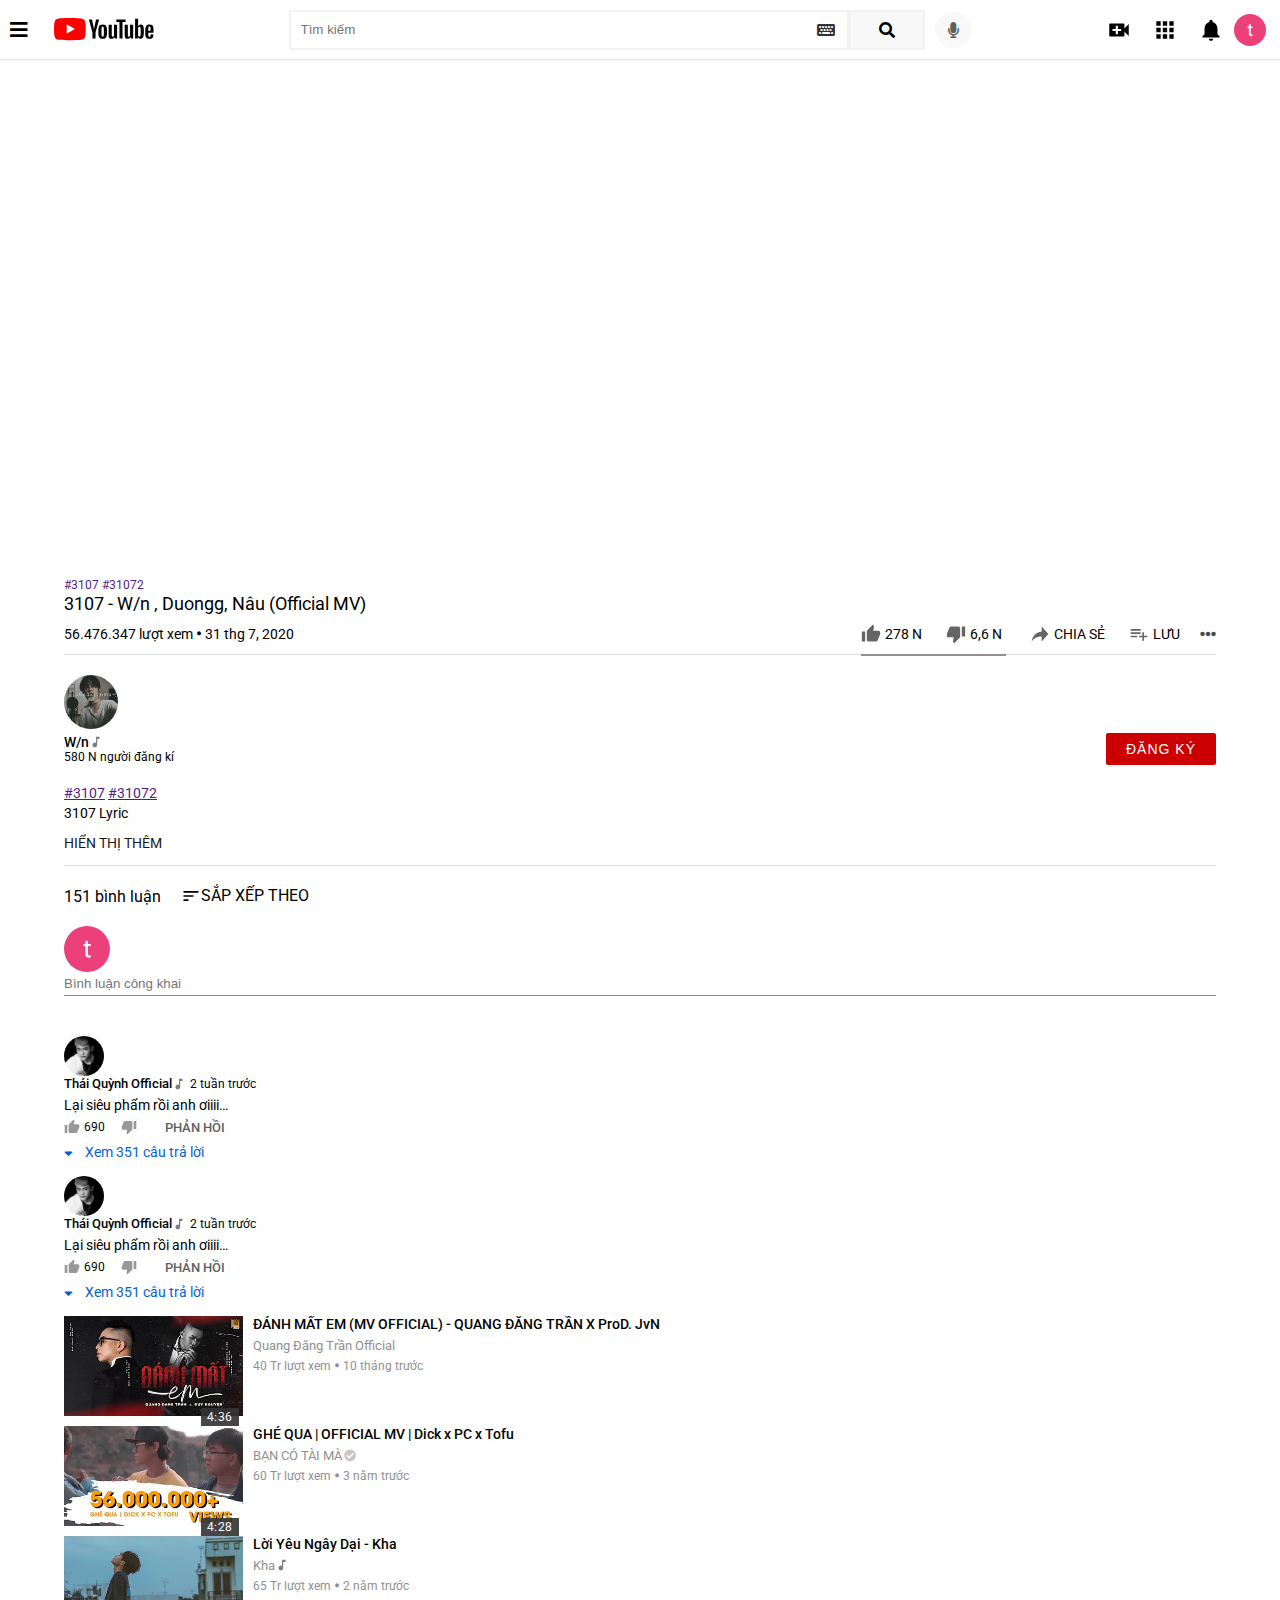
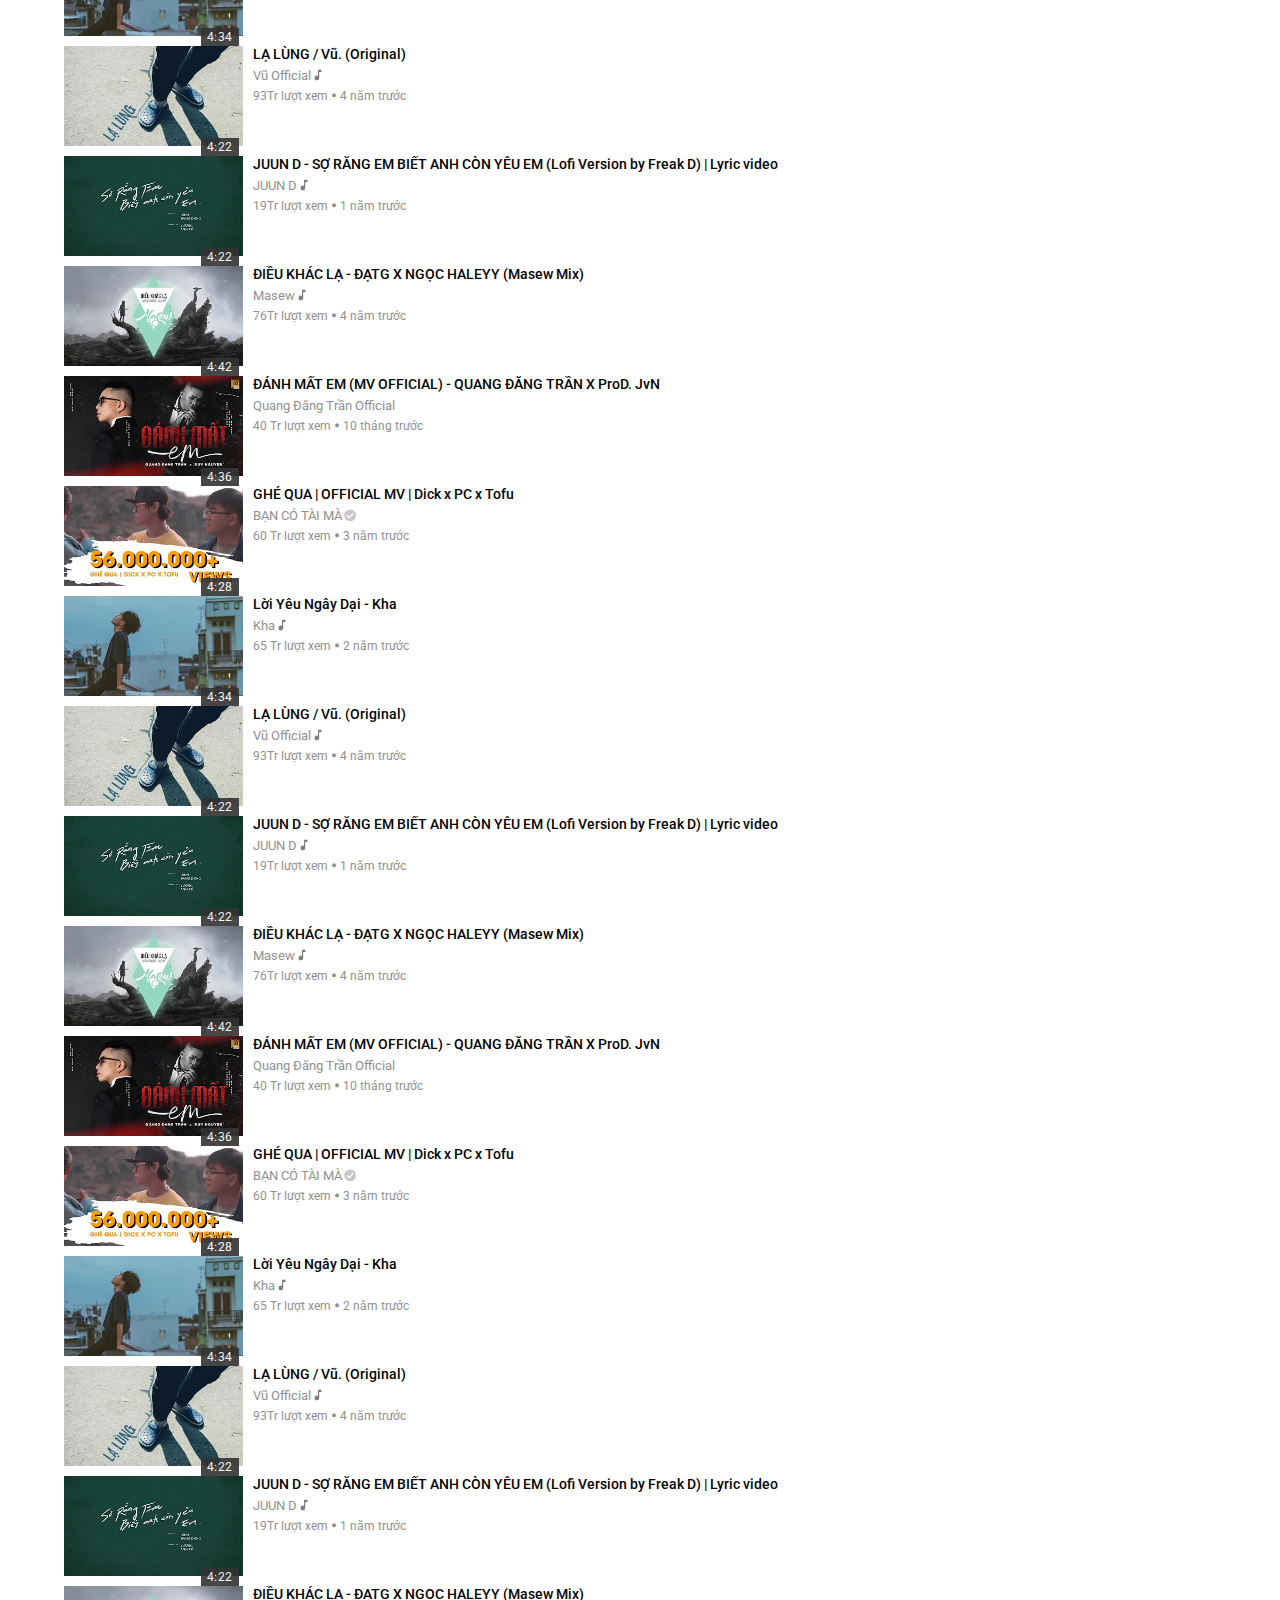
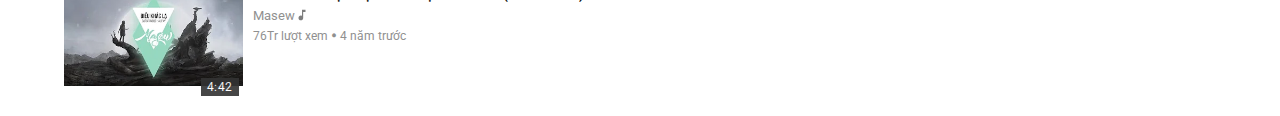
<file: page2.html>
<!DOCTYPE html>
<html lang="en">
  <head>
    <meta charset="UTF-8" />
    <meta http-equiv="X-UA-Compatible" content="IE=edge" />
    <meta name="viewport" content="width=device-width, initial-scale=1.0" />
    <link
      href="https://cdn.jsdelivr.net/npm/bootstrap@5.0.2/dist/css/bootstrap.min.css"
      rel="stylesheet"
      integrity="sha384-EVSTQN3/azprG1Anm3QDgpJLIm9Nao0Yz1ztcQTwFspd3yD65VohhpuuCOmLASjC"
      crossorigin="anonymous"
    />
    <link
      rel="stylesheet"
      href="https://cdnjs.cloudflare.com/ajax/libs/font-awesome/5.15.4/css/all.min.css"
      integrity="sha512-1ycn6IcaQQ40/MKBW2W4Rhis/DbILU74C1vSrLJxCq57o941Ym01SwNsOMqvEBFlcgUa6xLiPY/NS5R+E6ztJQ=="
      crossorigin="anonymous"
      referrerpolicy="no-referrer"
    />
    <link rel="preconnect" href="https://fonts.googleapis.com" />
    <link rel="preconnect" href="https://fonts.gstatic.com" crossorigin />
    <link href="https://fonts.googleapis.com/css2?family=Roboto:wght@100;300;400;500&display=swap" rel="stylesheet" />

    <title>SAI CÁCH YÊU | LÊ BẢO BÌNH | OFFICIAL MUSIC VIDEO</title>
    <link rel="icon" href="https://www.youtube.com/s/desktop/65defdc1/img/favicon_144x144.png" type="image/x-icon" />
    <link rel="stylesheet" href="https://cdnjs.cloudflare.com/ajax/libs/animate.css/4.1.1/animate.min.css" />
    <link rel="stylesheet" href="./assets/owlcarousel/assets/owl.carousel.min.css" />
    <link rel="stylesheet" href="./assets/owlcarousel/assets/owl.theme.default.min.css" />
    <link rel="stylesheet" href="./assets/css/basic.css" />
    <link rel="stylesheet" href="./assets/css/main.css" />
    <link rel="stylesheet" href="./assets/css/page.css" />
    <link rel="stylesheet" href="./assets/css/resposive.css" />
  </head>
  <body>
    <div class="main">
      <div class="container-fluid">
        <header class="header px-3">
          <div class="header-menu-logo">
            <i class="header-menu-icon fas fa-bars" id="js-hidden-btn-in"></i>
            <a href="./index.html" class="header-logo">
              <svg viewBox="0 0 90 20" preserveAspectRatio="xMidYMid meet" focusable="false" class="style-scope yt-icon" style="display: block; width: 100px; height: auto">
                <g viewBox="0 0 90 20" preserveAspectRatio="xMidYMid meet" class="style-scope yt-icon">
                  <g class="style-scope yt-icon">
                    <path
                      d="M27.9727 3.12324C27.6435 1.89323 26.6768 0.926623 25.4468 0.597366C23.2197 2.24288e-07 14.285 0 14.285 0C14.285 0 5.35042 2.24288e-07 3.12323 0.597366C1.89323 0.926623 0.926623 1.89323 0.597366 3.12324C2.24288e-07 5.35042 0 10 0 10C0 10 2.24288e-07 14.6496 0.597366 16.8768C0.926623 18.1068 1.89323 19.0734 3.12323 19.4026C5.35042 20 14.285 20 14.285 20C14.285 20 23.2197 20 25.4468 19.4026C26.6768 19.0734 27.6435 18.1068 27.9727 16.8768C28.5701 14.6496 28.5701 10 28.5701 10C28.5701 10 28.5677 5.35042 27.9727 3.12324Z"
                      fill="#FF0000"
                      class="style-scope yt-icon"
                    ></path>
                    <path d="M11.4253 14.2854L18.8477 10.0004L11.4253 5.71533V14.2854Z" fill="white" class="style-scope yt-icon"></path>
                  </g>
                  <g class="style-scope yt-icon">
                    <g id="youtube-paths" class="style-scope yt-icon">
                      <path
                        d="M34.6024 13.0036L31.3945 1.41846H34.1932L35.3174 6.6701C35.6043 7.96361 35.8136 9.06662 35.95 9.97913H36.0323C36.1264 9.32532 36.3381 8.22937 36.665 6.68892L37.8291 1.41846H40.6278L37.3799 13.0036V18.561H34.6001V13.0036H34.6024Z"
                        class="style-scope yt-icon"
                      ></path>
                      <path
                        d="M41.4697 18.1937C40.9053 17.8127 40.5031 17.22 40.2632 16.4157C40.0257 15.6114 39.9058 14.5437 39.9058 13.2078V11.3898C39.9058 10.0422 40.0422 8.95805 40.315 8.14196C40.5878 7.32588 41.0135 6.72851 41.592 6.35457C42.1706 5.98063 42.9302 5.79248 43.871 5.79248C44.7976 5.79248 45.5384 5.98298 46.0981 6.36398C46.6555 6.74497 47.0647 7.34234 47.3234 8.15137C47.5821 8.96275 47.7115 10.0422 47.7115 11.3898V13.2078C47.7115 14.5437 47.5845 15.6161 47.3329 16.4251C47.0812 17.2365 46.672 17.8292 46.1075 18.2031C45.5431 18.5771 44.7764 18.7652 43.8098 18.7652C42.8126 18.7675 42.0342 18.5747 41.4697 18.1937ZM44.6353 16.2323C44.7905 15.8231 44.8705 15.1575 44.8705 14.2309V10.3292C44.8705 9.43077 44.7929 8.77225 44.6353 8.35833C44.4777 7.94206 44.2026 7.7351 43.8074 7.7351C43.4265 7.7351 43.156 7.94206 43.0008 8.35833C42.8432 8.77461 42.7656 9.43077 42.7656 10.3292V14.2309C42.7656 15.1575 42.8408 15.8254 42.9914 16.2323C43.1419 16.6415 43.4123 16.8461 43.8074 16.8461C44.2026 16.8461 44.4777 16.6415 44.6353 16.2323Z"
                        class="style-scope yt-icon"
                      ></path>
                      <path
                        d="M56.8154 18.5634H54.6094L54.3648 17.03H54.3037C53.7039 18.1871 52.8055 18.7656 51.6061 18.7656C50.7759 18.7656 50.1621 18.4928 49.767 17.9496C49.3719 17.4039 49.1743 16.5526 49.1743 15.3955V6.03751H51.9942V15.2308C51.9942 15.7906 52.0553 16.188 52.1776 16.4256C52.2999 16.6631 52.5045 16.783 52.7914 16.783C53.036 16.783 53.2712 16.7078 53.497 16.5573C53.7228 16.4067 53.8874 16.2162 53.9979 15.9858V6.03516H56.8154V18.5634Z"
                        class="style-scope yt-icon"
                      ></path>
                      <path d="M64.4755 3.68758H61.6768V18.5629H58.9181V3.68758H56.1194V1.42041H64.4755V3.68758Z" class="style-scope yt-icon"></path>
                      <path
                        d="M71.2768 18.5634H69.0708L68.8262 17.03H68.7651C68.1654 18.1871 67.267 18.7656 66.0675 18.7656C65.2373 18.7656 64.6235 18.4928 64.2284 17.9496C63.8333 17.4039 63.6357 16.5526 63.6357 15.3955V6.03751H66.4556V15.2308C66.4556 15.7906 66.5167 16.188 66.639 16.4256C66.7613 16.6631 66.9659 16.783 67.2529 16.783C67.4974 16.783 67.7326 16.7078 67.9584 16.5573C68.1842 16.4067 68.3488 16.2162 68.4593 15.9858V6.03516H71.2768V18.5634Z"
                        class="style-scope yt-icon"
                      ></path>
                      <path
                        d="M80.609 8.0387C80.4373 7.24849 80.1621 6.67699 79.7812 6.32186C79.4002 5.96674 78.8757 5.79035 78.2078 5.79035C77.6904 5.79035 77.2059 5.93616 76.7567 6.23014C76.3075 6.52412 75.9594 6.90747 75.7148 7.38489H75.6937V0.785645H72.9773V18.5608H75.3056L75.5925 17.3755H75.6537C75.8724 17.7988 76.1993 18.1304 76.6344 18.3774C77.0695 18.622 77.554 18.7443 78.0855 18.7443C79.038 18.7443 79.7412 18.3045 80.1904 17.4272C80.6396 16.5476 80.8653 15.1765 80.8653 13.3092V11.3266C80.8653 9.92722 80.7783 8.82892 80.609 8.0387ZM78.0243 13.1492C78.0243 14.0617 77.9867 14.7767 77.9114 15.2941C77.8362 15.8115 77.7115 16.1808 77.5328 16.3971C77.3564 16.6158 77.1165 16.724 76.8178 16.724C76.585 16.724 76.371 16.6699 76.1734 16.5594C75.9759 16.4512 75.816 16.2866 75.6937 16.0702V8.96062C75.7877 8.6196 75.9524 8.34209 76.1852 8.12337C76.4157 7.90465 76.6697 7.79646 76.9401 7.79646C77.2271 7.79646 77.4481 7.90935 77.6034 8.13278C77.7609 8.35855 77.8691 8.73485 77.9303 9.26636C77.9914 9.79787 78.022 10.5528 78.022 11.5335V13.1492H78.0243Z"
                        class="style-scope yt-icon"
                      ></path>
                      <path
                        d="M84.8657 13.8712C84.8657 14.6755 84.8892 15.2776 84.9363 15.6798C84.9833 16.0819 85.0821 16.3736 85.2326 16.5594C85.3831 16.7428 85.6136 16.8345 85.9264 16.8345C86.3474 16.8345 86.639 16.6699 86.7942 16.343C86.9518 16.0161 87.0365 15.4705 87.0506 14.7085L89.4824 14.8519C89.4965 14.9601 89.5035 15.1106 89.5035 15.3011C89.5035 16.4582 89.186 17.3237 88.5534 17.8952C87.9208 18.4667 87.0247 18.7536 85.8676 18.7536C84.4777 18.7536 83.504 18.3185 82.9466 17.446C82.3869 16.5735 82.1094 15.2259 82.1094 13.4008V11.2136C82.1094 9.33452 82.3987 7.96105 82.9772 7.09558C83.5558 6.2301 84.5459 5.79736 85.9499 5.79736C86.9165 5.79736 87.6597 5.97375 88.1771 6.32888C88.6945 6.684 89.059 7.23433 89.2707 7.98457C89.4824 8.7348 89.5882 9.76961 89.5882 11.0913V13.2362H84.8657V13.8712ZM85.2232 7.96811C85.0797 8.14449 84.9857 8.43377 84.9363 8.83593C84.8892 9.2381 84.8657 9.84722 84.8657 10.6657V11.5641H86.9283V10.6657C86.9283 9.86133 86.9001 9.25221 86.846 8.83593C86.7919 8.41966 86.6931 8.12803 86.5496 7.95635C86.4062 7.78702 86.1851 7.7 85.8864 7.7C85.5854 7.70235 85.3643 7.79172 85.2232 7.96811Z"
                        class="style-scope yt-icon"
                      ></path>
                    </g>
                  </g>
                </g>
              </svg>
            </a>
          </div>
          <div class="header-search">
            <div class="header-search-box">
              <input type="text" class="header-search-input" placeholder="Tìm kiếm" />
              <i class="header-search-input-icon fas fa-keyboard"></i>
              <a href="" class="btn-search">
                <i class="btn-search-icon fas fa-search"></i>
              </a>
            </div>
            <div class="header-search-record-box">
              <i class="header-search-record fas fa-microphone"></i>
              <p class="header-content-hover">Tìm kiếm bằng giọng nói</p>
            </div>
          </div>
          <div class="header-user">
            <div class="header-user-camera">
              <svg viewBox="0 0 24 24" preserveAspectRatio="xMidYMid meet" focusable="false" class="style-scope yt-icon" style="display: block; width: 100%; height: 100%">
                <g class="style-scope yt-icon">
                  <path d="M17 10.5V7c0-.55-.45-1-1-1H4c-.55 0-1 .45-1 1v10c0 .55.45 1 1 1h12c.55 0 1-.45 1-1v-3.5l4 4v-11l-4 4zM14 13h-3v3H9v-3H6v-2h3V8h2v3h3v2z" class="style-scope yt-icon"></path>
                </g>
              </svg>
              <p class="header-content-hover">Tạo</p>
            </div>
            <div class="header-user-option">
              <svg viewBox="0 0 24 24" preserveAspectRatio="xMidYMid meet" focusable="false" class="style-scope yt-icon" style="display: block; width: 100%; height: 100%">
                <g class="style-scope yt-icon">
                  <path d="M4 8h4V4H4v4zm6 12h4v-4h-4v4zm-6 0h4v-4H4v4zm0-6h4v-4H4v4zm6 0h4v-4h-4v4zm6-10v4h4V4h-4zm-6 4h4V4h-4v4zm6 6h4v-4h-4v4zm0 6h4v-4h-4v4z" class="style-scope yt-icon"></path>
                </g>
              </svg>
              <p class="header-content-hover">Các ứng dụng YouTube</p>
            </div>
            <div class="header-user-bell">
              <svg viewBox="0 0 24 24" preserveAspectRatio="xMidYMid meet" focusable="false" class="style-scope yt-icon" style="display: block; width: 100%; height: 100%">
                <g class="style-scope yt-icon">
                  <path
                    d="M12 22c1.1 0 2-.9 2-2h-4c0 1.1.9 2 2 2zm6-6v-5c0-3.07-1.64-5.64-4.5-6.32V4c0-.83-.67-1.5-1.5-1.5s-1.5.67-1.5 1.5v.68C7.63 5.36 6 7.92 6 11v5l-2 2v1h16v-1l-2-2z"
                    class="style-scope yt-icon"
                  ></path>
                </g>
              </svg>
              <p class="header-content-hover">Thông báo</p>
            </div>
            <div class="header-user-click" id="login-header">
              <div class="menu-user disable" id="box-click-login-header">
                <div class="menu-user-contact ma-right-8 ma-left-8">
                  <img src="./assets/img/anhdaidien.jpg" alt="" class="menu-user-contact-img" />
                  <div class="menu-user-contact-box">
                    <p class="menu-user-contact-name">tin nhat</p>
                    <a href="" class="menu-user-contact-policy"> Quản lý tài khoản của google </a>
                  </div>
                </div>
                <div class="menu-user-option ma-right-8 ma-left-8">
                  <div class="menu-user-option-text">
                    <svg viewBox="0 0 24 24" preserveAspectRatio="xMidYMid meet" focusable="false" class="style-scope yt-icon" style="display: block; width: 20px; height: 20px; opacity: 0.6">
                      <g class="style-scope yt-icon">
                        <path
                          d="M3 5v14c0 1.1.89 2 2 2h14c1.1 0 2-.9 2-2V5c0-1.1-.9-2-2-2H5c-1.11 0-2 .9-2 2zm12 4c0 1.66-1.34 3-3 3s-3-1.34-3-3 1.34-3 3-3 3 1.34 3 3zm-9 8c0-2 4-3.1 6-3.1s6 1.1 6 3.1v1H6v-1z"
                          class="style-scope yt-icon"
                        ></path>
                        <path d="M0 0h24v24H0z" fill="none" class="style-scope yt-icon"></path>
                      </g>
                    </svg>
                    <p>Kênh của bạn</p>
                  </div>
                  <div class="menu-user-option-text">
                    <svg viewBox="0 0 24 24" preserveAspectRatio="xMidYMid meet" focusable="false" class="style-scope yt-icon" style="display: block; width: 20px; height: 20px; opacity: 0.6">
                      <g class="style-scope yt-icon">
                        <path
                          d="M12 2C6.48 2 2 6.48 2 12s4.48 10 10 10 10-4.48 10-10S17.52 2 12 2zm1.41 16.09V20h-2.67v-1.93c-1.71-.36-3.16-1.46-3.27-3.4h1.96c.1 1.05.82 1.87 2.65 1.87 1.96 0 2.4-.98 2.4-1.59 0-.83-.44-1.61-2.67-2.14-2.48-.6-4.18-1.62-4.18-3.67 0-1.72 1.39-2.84 3.11-3.21V4h2.67v1.95c1.86.45 2.79 1.86 2.85 3.39H14.3c-.05-1.11-.64-1.87-2.22-1.87-1.5 0-2.4.68-2.4 1.64 0 .84.65 1.39 2.67 1.91s4.18 1.39 4.18 3.91c-.01 1.83-1.38 2.83-3.12 3.16z"
                          class="style-scope yt-icon"
                        ></path>
                        <path fill="none" d="M0 0h24v24H0z" class="style-scope yt-icon"></path>
                      </g>
                    </svg>
                    <p>Giao dịch và mua gói hội viên</p>
                  </div>
                  <div class="menu-user-option-text">
                    <svg viewBox="0 0 24 24" preserveAspectRatio="xMidYMid meet" focusable="false" class="style-scope yt-icon" style="display: block; width: 20px; height: 20px; opacity: 0.6">
                      <g class="style-scope yt-icon">
                        <path
                          d="M19.43 12.98c.04-.32.07-.64.07-.98s-.03-.66-.07-.98l2.11-1.65c.19-.15.24-.42.12-.64l-2-3.46c-.12-.22-.39-.3-.61-.22l-2.49 1c-.52-.4-1.08-.73-1.69-.98l-.38-2.65C14.46 2.18 14.25 2 14 2h-4c-.25 0-.46.18-.49.42l-.38 2.65c-.61.25-1.17.59-1.69.98l-2.49-1c-.23-.09-.49 0-.61.22l-2 3.46c-.13.22-.07.49.12.64l2.11 1.65c-.04.32-.07.65-.07.98s.03.66.07.98l-2.11 1.65c-.19.15-.24.42-.12.64l2 3.46c.12.22.39.3.61.22l2.49-1c.52.4 1.08.73 1.69.98l.38 2.65c.03.24.24.42.49.42h4c.25 0 .46-.18.49-.42l.38-2.65c.61-.25 1.17-.59 1.69-.98l2.49 1c.23.09.49 0 .61-.22l2-3.46c.12-.22.07-.49-.12-.64l-2.11-1.65zM10 15V9l5 3-5 3z"
                          class="style-scope yt-icon"
                        ></path>
                      </g>
                    </svg>
                    <p>YouTube Studio</p>
                  </div>
                  <div class="menu-user-option-text">
                    <svg viewBox="0 0 24 24" preserveAspectRatio="xMidYMid meet" focusable="false" class="style-scope yt-icon" style="display: block; width: 20px; height: 20px; opacity: 0.6">
                      <g class="style-scope yt-icon">
                        <path
                          d="M4 6H2v14c0 1.1.9 2 2 2h14v-2H4V6zm16-4c1.1 0 2 .9 2 2v12c0 1.1-.9 2-2 2H8c-1.1 0-2-.9-2-2V4c0-1.1.9-2 2-2h12zm-3 5c0-1.66-1.34-3-3-3s-3 1.34-3 3 1.34 3 3 3 3-1.34 3-3zm-9 8v1h12v-1c0-2-4-3.1-6-3.1S8 13 8 15z"
                          class="style-scope yt-icon"
                        ></path>
                      </g>
                    </svg>
                    <p>Chuyển đổi tài khoản</p>
                    <i class="menu-user-option-text-icon fas fa-chevron-right"></i>
                  </div>
                  <div class="menu-user-option-text">
                    <svg viewBox="0 0 24 24" preserveAspectRatio="xMidYMid meet" focusable="false" class="style-scope yt-icon" style="display: block; width: 20px; height: 20px; opacity: 0.6">
                      <g mirror-in-rtl="" class="style-scope yt-icon">
                        <path
                          d="M10.09 15.59L11.5 17l5-5-5-5-1.41 1.41L12.67 11H3v2h9.67l-2.58 2.59zM19 3H5c-1.11 0-2 .9-2 2v4h2V5h14v14H5v-4H3v4c0 1.1.89 2 2 2h14c1.1 0 2-.9 2-2V5c0-1.1-.9-2-2-2z"
                          class="style-scope yt-icon"
                        ></path>
                      </g>
                    </svg>
                    <p>Đăng xuất</p>
                  </div>
                </div>
                <div class="menu-user-option ma-right-8 ma-left-8">
                  <div class="menu-user-option-text">
                    <svg viewBox="0 0 24 24" preserveAspectRatio="xMidYMid meet" focusable="false" class="style-scope yt-icon" style="display: block; width: 20px; height: 20px; opacity: 0.6">
                      <g class="style-scope yt-icon">
                        <path
                          d="M280.485281,201.514719 L284,198 L287.514719,201.514719 L292.485281,201.514719 L292.485281,206.485281 L296,210 L292.485281,213.514719 L292.485281,218.485281 L287.514719,218.485281 L284,222 L280.485281,218.485281 L275.514719,218.485281 L275.514719,213.514719 L272,210 L275.514719,206.485281 L275.514719,201.514719 L280.485281,201.514719 Z M283.726536,215.86375 C287.116026,215.86375 289.86375,213.251451 289.86375,210.029016 C289.86375,206.806581 287.116026,204.194281 283.726536,204.194281 C283.073662,204.194281 282.164855,204.396254 281.000116,204.800201 C282.532112,206.378393 283.29811,208.121331 283.29811,210.029016 C283.29811,211.9367 282.444938,213.635948 280.738594,215.126758 C282.007413,215.618086 283.003393,215.86375 283.726536,215.86375 Z"
                          transform="translate(-272, -198)"
                          class="style-scope yt-icon"
                        ></path>
                      </g>
                    </svg>
                    <p>Giao diện: Giao diện của thiết bị</p>
                    <i class="menu-user-option-text-icon fas fa-chevron-right"></i>
                  </div>
                  <div class="menu-user-option-text">
                    <svg viewBox="0 0 24 24" preserveAspectRatio="xMidYMid meet" focusable="false" class="style-scope yt-icon" style="display: block; width: 20px; height: 20px; opacity: 0.6">
                      <g class="style-scope yt-icon">
                        <path
                          d="M12.87 15.07l-2.54-2.51.03-.03c1.74-1.94 2.98-4.17 3.71-6.53H17V4h-7V2H8v2H1v1.99h11.17C11.5 7.92 10.44 9.75 9 11.35 8.07 10.32 7.3 9.19 6.69 8h-2c.73 1.63 1.73 3.17 2.98 4.56l-5.09 5.02L4 19l5-5 3.11 3.11.76-2.04zM18.5 10h-2L12 22h2l1.12-3h4.75L21 22h2l-4.5-12zm-2.62 7l1.62-4.33L19.12 17h-3.24z"
                          class="style-scope yt-icon"
                        ></path>
                      </g>
                    </svg>
                    <p>Ngôn ngữ: Tiếng Việt</p>
                    <i class="menu-user-option-text-icon fas fa-chevron-right"></i>
                  </div>
                  <div class="menu-user-option-text">
                    <svg viewBox="0 0 24 24" preserveAspectRatio="xMidYMid meet" focusable="false" class="style-scope yt-icon" style="display: block; width: 20px; height: 20px; opacity: 0.6">
                      <g class="style-scope yt-icon">
                        <path
                          d="M11.99 2C6.47 2 2 6.48 2 12s4.47 10 9.99 10C17.52 22 22 17.52 22 12S17.52 2 11.99 2zm6.93 6h-2.95c-.32-1.25-.78-2.45-1.38-3.56 1.84.63 3.37 1.91 4.33 3.56zM12 4.04c.83 1.2 1.48 2.53 1.91 3.96h-3.82c.43-1.43 1.08-2.76 1.91-3.96zM4.26 14C4.1 13.36 4 12.69 4 12s.1-1.36.26-2h3.38c-.08.66-.14 1.32-.14 2s.06 1.34.14 2H4.26zm.82 2h2.95c.32 1.25.78 2.45 1.38 3.56-1.84-.63-3.37-1.9-4.33-3.56zm2.95-8H5.08c.96-1.66 2.49-2.93 4.33-3.56C8.81 5.55 8.35 6.75 8.03 8zM12 19.96c-.83-1.2-1.48-2.53-1.91-3.96h3.82c-.43 1.43-1.08 2.76-1.91 3.96zM14.34 14H9.66c-.09-.66-.16-1.32-.16-2s.07-1.35.16-2h4.68c.09.65.16 1.32.16 2s-.07 1.34-.16 2zm.25 5.56c.6-1.11 1.06-2.31 1.38-3.56h2.95c-.96 1.65-2.49 2.93-4.33 3.56zM16.36 14c.08-.66.14-1.32.14-2s-.06-1.34-.14-2h3.38c.16.64.26 1.31.26 2s-.1 1.36-.26 2h-3.38z"
                          class="style-scope yt-icon"
                        ></path>
                      </g>
                    </svg>
                    <p>Địa điểm: Việt Nam</p>
                    <i class="menu-user-option-text-icon fas fa-chevron-right"></i>
                  </div>
                  <div class="menu-user-option-text">
                    <svg viewBox="0 0 24 24" preserveAspectRatio="xMidYMid meet" focusable="false" class="style-scope yt-icon" style="display: block; width: 20px; height: 20px; opacity: 0.6">
                      <g class="style-scope yt-icon">
                        <path
                          d="M19.43 12.98c.04-.32.07-.64.07-.98s-.03-.66-.07-.98l2.1-1.65c.2-.15.25-.42.13-.64l-2-3.46c-.12-.22-.4-.3-.6-.22l-2.5 1c-.52-.4-1.08-.73-1.7-.98l-.37-2.65c-.06-.24-.27-.42-.5-.42h-4c-.27 0-.48.18-.5.42l-.4 2.65c-.6.25-1.17.6-1.7.98l-2.48-1c-.23-.1-.5 0-.6.22l-2 3.46c-.14.22-.08.5.1.64l2.12 1.65c-.04.32-.07.65-.07.98s.02.66.06.98l-2.1 1.65c-.2.15-.25.42-.13.64l2 3.46c.12.22.4.3.6.22l2.5-1c.52.4 1.08.73 1.7.98l.37 2.65c.04.24.25.42.5.42h4c.25 0 .46-.18.5-.42l.37-2.65c.6-.25 1.17-.6 1.7-.98l2.48 1c.23.1.5 0 .6-.22l2-3.46c.13-.22.08-.5-.1-.64l-2.12-1.65zM12 15.5c-1.93 0-3.5-1.57-3.5-3.5s1.57-3.5 3.5-3.5 3.5 1.57 3.5 3.5-1.57 3.5-3.5 3.5z"
                          class="style-scope yt-icon"
                        ></path>
                      </g>
                    </svg>
                    <p>Cài đặt</p>
                  </div>
                  <div class="menu-user-option-text">
                    <svg viewBox="0 0 24 24" preserveAspectRatio="xMidYMid meet" focusable="false" class="style-scope yt-icon" style="display: block; width: 20px; height: 20px; opacity: 0.6">
                      <g class="style-scope yt-icon">
                        <path
                          d="M12 1l9 4v6c0 5.5-3.8 10.7-9 12-5.2-1.3-9-6.5-9-12V5l9-4zM7.7 15.1A5.3 5.3 0 0 1 12 6.7a5.3 5.3 0 0 1 4.3 8.4c-.6-1.1-3-1.7-4.3-1.7-1.3 0-3.7.6-4.3 1.7zM12 8.3a2.2 2.2 0 0 0-2.2 2.2c0 1.2 1 2.2 2.2 2.2a2.2 2.2 0 0 0 2.2-2.2c0-1.2-1-2.2-2.2-2.2zm0-2.6A6.3 6.3 0 0 0 5.7 12a6.3 6.3 0 0 0 6.3 6.3 6.3 6.3 0 0 0 6.3-6.3A6.3 6.3 0 0 0 12 5.7z"
                          class="style-scope yt-icon"
                        ></path>
                      </g>
                    </svg>
                    <p>Dữ liệu của bạn trong YouTube</p>
                  </div>
                  <div class="menu-user-option-text">
                    <svg viewBox="0 0 24 24" preserveAspectRatio="xMidYMid meet" focusable="false" class="style-scope yt-icon" style="display: block; width: 20px; height: 20px; opacity: 0.6">
                      <g class="style-scope yt-icon">
                        <path
                          d="M12 2C6.48 2 2 6.48 2 12s4.48 10 10 10 10-4.48 10-10S17.52 2 12 2zm1 17h-2v-2h2v2zm2.07-7.75l-.9.92C13.45 12.9 13 13.5 13 15h-2v-.5c0-1.1.45-2.1 1.17-2.83l1.24-1.26c.37-.36.59-.86.59-1.41 0-1.1-.9-2-2-2s-2 .9-2 2H8c0-2.21 1.79-4 4-4s4 1.79 4 4c0 .88-.36 1.68-.93 2.25z"
                          class="style-scope yt-icon"
                        ></path>
                      </g>
                    </svg>
                    <p>Trợ giúp</p>
                  </div>
                  <div class="menu-user-option-text">
                    <svg viewBox="0 0 24 24" preserveAspectRatio="xMidYMid meet" focusable="false" class="style-scope yt-icon" style="display: block; width: 20px; height: 20px; opacity: 0.6">
                      <g class="style-scope yt-icon">
                        <path d="M0 0h24v24H0z" fill="none" class="style-scope yt-icon"></path>
                        <path d="M20 2H4c-1.1 0-1.99.9-1.99 2L2 22l4-4h14c1.1 0 2-.9 2-2V4c0-1.1-.9-2-2-2zm-7 12h-2v-2h2v2zm0-4h-2V6h2v4z" class="style-scope yt-icon"></path>
                      </g>
                    </svg>
                    <p>Gửi phản hồi</p>
                  </div>
                  <div class="menu-user-option-text">
                    <svg viewBox="0 0 24 24" preserveAspectRatio="xMidYMid meet" focusable="false" class="style-scope yt-icon" style="display: block; width: 20px; height: 20px; opacity: 0.6">
                      <g class="style-scope yt-icon">
                        <path
                          d="M20 5H4c-1.1 0-1.99.9-1.99 2L2 17c0 1.1.9 2 2 2h16c1.1 0 2-.9 2-2V7c0-1.1-.9-2-2-2zm-9 3h2v2h-2V8zm0 3h2v2h-2v-2zM8 8h2v2H8V8zm0 3h2v2H8v-2zm-1 2H5v-2h2v2zm0-3H5V8h2v2zm9 7H8v-2h8v2zm0-4h-2v-2h2v2zm0-3h-2V8h2v2zm3 3h-2v-2h2v2zm0-3h-2V8h2v2z"
                          class="style-scope yt-icon"
                        ></path>
                      </g>
                    </svg>
                    <p>Phím tắt</p>
                  </div>
                </div>
                <div class="menu-user-option-last ma-right-8 ma-left-8">
                  <p class="menu-user-option-text-last">
                    Chế độ hạn chế: Đã tắt
                    <i class="menu-user-option-text-icon fas fa-chevron-right"></i>
                  </p>
                </div>
              </div>
            </div>
          </div>
          <div class="hidden-navbar p-0 disable">
            <div class="nav-hid disable fade-in">
              <div class="nav-hid__header nav-item ps-3 py-0 d-flex align-items-center" id="t1">
                <i class="fas fa-bars p-2 me-3" id="js-hidden-btn-out"></i>
                <a href="# " class="nav-hid__header-logo">
                  <img src="./assets/img/YouTube_Logo_2017.svg.png " alt=" " class="" width="75% " />
                </a>
              </div>
              <div class="nav-hid__content" id="t2">
                <div class="nav-hid__menu nav-item">
                  <a href="# " class="nav-hid__menu-item px-4 d-flex text-decoration-none align-items-center item-active"><i class="fas fa-home me-4 item-active"></i><span>Home</span></a>
                  <a href="# " class="nav-hid__menu-item px-4 d-flex text-decoration-none align-items-center"><i class="fas fa-compass me-4"></i><span>Explore</span></a>
                  <a href="# " class="nav-hid__menu-item px-4 d-flex text-decoration-none align-items-center"><i class="fas fa-check-circle me-4"></i><span>Subscriptions</span></a>
                </div>
                <div class="nav-hid__menu-extra nav-item">
                  <a href="# " class="nav-hid__menu-item px-4 d-flex text-decoration-none align-items-center"><i class="fas fa-caret-square-right me-4"></i><span>Library</span></a>
                  <a href="# " class="nav-hid__menu-item px-4 d-flex text-decoration-none align-items-center"><i class="fas fa-history me-4"></i><span>History</span></a>
                  <a href="# " class="nav-hid__menu-item px-4 d-flex text-decoration-none align-items-center"><i class="fas fa-clock me-4"></i><span>Watch late</span></a>
                  <a href="# " class="nav-hid__menu-item px-4 d-flex text-decoration-none align-items-center"><i class="fas fa-chevron-down me-4"></i><span>Show more</span></a>
                </div>
                <div class="nav-hid__sub nav-item">
                  <div class="nav-hid-headding px-4 py-2 text-uppercase">Subscriptions</div>
                </div>
                <div class="nav-hid__more nav-item">
                  <div class="nav-hid-headding px-4 py-2 text-uppercase">More from youtube</div>
                  <a href="# " class="nav-hid__menu-item px-4 d-flex text-decoration-none align-items-center"><i class="fas fa-gamepad me-4"></i><span>Gaming</span></a>
                  <a href="# " class="nav-hid__menu-item px-4 d-flex text-decoration-none align-items-center"><i class="fas fa-wifi me-4"></i><span>Live</span></a>
                  <a href="# " class="nav-hid__menu-item px-4 d-flex text-decoration-none align-items-center"><i class="fas fa-trophy me-4"></i><span>Sports</span></a>
                </div>
                <div class="nav-hid__support nav-item">
                  <a href="# " class="nav-hid__menu-item px-4 d-flex text-decoration-none align-items-center"><i class="fas fa-cog me-4"></i><span>Settings</span></a>
                  <a href="# " class="nav-hid__menu-item px-4 d-flex text-decoration-none align-items-center"><i class="fas fa-flag me-4"></i><span>Repost history</span></a>
                  <a href="# " class="nav-hid__menu-item px-4 d-flex text-decoration-none align-items-center"><i class="fas fa-question-circle me-4"></i><span>Help</span></a>
                  <a href="# " class="nav-hid__menu-item px-4 d-flex text-decoration-none align-items-center"><i class="fas fa-info-circle me-4"></i><span>Send feedback</span></a>
                </div>
                <div class="nav-hid__footer">
                  <div class="nav-hid__footer-links pt-3 px-4">
                    <a href="# " class="nav-hid__footer-link text-decoration-none">About</a>
                    <a href="# " class="nav-hid__footer-link text-decoration-none">Press</a>
                    <a href="# " class="nav-hid__footer-link text-decoration-none">Copyright</a>
                    <a href="# " class="nav-hid__footer-link text-decoration-none">Contact Us</a>
                    <a href="# " class="nav-hid__footer-link text-decoration-none">Creators</a>
                    <a href="# " class="nav-hid__footer-link text-decoration-none">Advertise</a>
                    <a href="# " class="nav-hid__footer-link text-decoration-none">Developers</a>
                  </div>
                  <div class="nav-hid__footer-links px-4">
                    <a href="# " class="nav-hid__footer-link text-decoration-none">Terms</a>
                    <a href="# " class="nav-hid__footer-link text-decoration-none">Privacy</a>
                    <a href="# " class="nav-hid__footer-link text-decoration-none">Policy & Safety</a>
                    <a href="# " class="nav-hid__footer-link text-decoration-none">How Youtube works</a>
                    <a href="# " class="nav-hid__footer-link text-decoration-none">Test new features</a>
                  </div>
                  <div class="nav-hid__footer-copyright py-3 px-4">&copy 2021 Google LLC</div>
                </div>
              </div>
            </div>
          </div>
        </header>
      </div>
      <div class="fullsize">
        <div class="content-main">
          <div class="row">
            <div class="col-xl-8 col-lg-12 col-md-12 col-sm-12 col-12">
              <div class="video">
                <iframe
                  width="100%"
                  height="500px"
                  src="https://www.youtube.com/embed/V5GS5ANG96M?autoplay=1"
                  title="YouTube video player"
                  frameborder="0"
                  allow="accelerometer; autoplay; clipboard-write; encrypted-media; gyroscope; picture-in-picture"
                  allowfullscreen
                ></iframe>
                <a href="" class="video-hastag">#3107 #31072</a>
                <p class="video-title">3107 - W/n , Duongg, Nâu (Official MV)</p>
                <div class="video-box">
                  <div class="video-box-view">
                    <p class="video-view">
                      56.476.347 lượt xem <span class="video-view-date"><i class="video-view-icon fas fa-circle"></i>31 thg 7, 2020</span>
                    </p>
                    <div class="video-box-common">
                      <div class="video-like-dislike">
                        <div class="video-like-box">
                          <yt-icon class="style-scope ytd-toggle-button-renderer"
                            ><svg
                              viewBox="0 0 24 24"
                              preserveAspectRatio="xMidYMid meet"
                              focusable="false"
                              class="style-scope yt-icon"
                              style="pointer-events: none; display: block; width: 20px; height: 20px; opacity: 0.6"
                            >
                              <g class="style-scope yt-icon">
                                <path
                                  d="M1 21h4V9H1v12zm22-11c0-1.1-.9-2-2-2h-6.31l.95-4.57.03-.32c0-.41-.17-.79-.44-1.06L14.17 1 7.59 7.59C7.22 7.95 7 8.45 7 9v10c0 1.1.9 2 2 2h9c.83 0 1.54-.5 1.84-1.22l3.02-7.05c.09-.23.14-.47.14-.73v-1.91l-.01-.01L23 10z"
                                  class="style-scope yt-icon"
                                ></path>
                              </g>
                            </svg>
                          </yt-icon>
                          <p class="video-like-number">278 N</p>
                          <p class="video-like-top-hover">Tôi thích video này</p>
                        </div>
                        <div class="video-dislike-box">
                          <yt-icon class="style-scope ytd-toggle-button-renderer"
                            ><svg
                              viewBox="0 0 24 24"
                              preserveAspectRatio="xMidYMid meet"
                              focusable="false"
                              class="style-scope yt-icon"
                              style="pointer-events: none; display: block; width: 20px; height: 20px; opacity: 0.6"
                            >
                              <g class="style-scope yt-icon">
                                <path
                                  d="M15 3H6c-.83 0-1.54.5-1.84 1.22l-3.02 7.05c-.09.23-.14.47-.14.73v1.91l.01.01L1 14c0 1.1.9 2 2 2h6.31l-.95 4.57-.03.32c0 .41.17.79.44 1.06L9.83 23l6.59-6.59c.36-.36.58-.86.58-1.41V5c0-1.1-.9-2-2-2zm4 0v12h4V3h-4z"
                                  class="style-scope yt-icon"
                                ></path>
                              </g>
                            </svg>
                          </yt-icon>
                          <p class="video-like-number">6,6 N</p>
                          <p class="video-like-top-hover">Tôi không thích video này</p>
                        </div>
                        <p class="video-like-dislike-total">69.96/96.69</p>
                      </div>
                      <div class="boxnav-hover">
                        <p class="video-share">
                          <yt-icon class="style-scope ytd-button-renderer"
                            ><svg
                              viewBox="0 0 24 24"
                              preserveAspectRatio="xMidYMid meet"
                              focusable="false"
                              class="style-scope yt-icon"
                              style="pointer-events: none; display: block; width: 20px; height: 20px; opacity: 0.6"
                            >
                              <g mirror-in-rtl="" class="style-scope yt-icon">
                                <path d="M14 9V3L22 12L14 21V15C8.44 15 4.78 17.03 2 21C3.11 15.33 6.22 10.13 14 9Z" class="style-scope yt-icon"></path>
                              </g>
                            </svg>
                          </yt-icon>
                          CHIA SẺ
                        </p>
                        <p class="video-share-hover">Chia sẻ</p>
                      </div>
                      <div class="boxnav-hover">
                        <p class="video-save">
                          <yt-icon class="style-scope ytd-button-renderer"
                            ><svg
                              viewBox="0 0 24 24"
                              preserveAspectRatio="xMidYMid meet"
                              focusable="false"
                              class="style-scope yt-icon"
                              style="pointer-events: none; display: block; width: 20px; height: 20px; opacity: 0.6"
                            >
                              <g class="style-scope yt-icon"><path d="M14 10H2v2h12v-2zm0-4H2v2h12V6zm4 8v-4h-2v4h-4v2h4v4h2v-4h4v-2h-4zM2 16h8v-2H2v2z" class="style-scope yt-icon"></path></g>
                            </svg>
                          </yt-icon>
                          LƯU
                        </p>
                        <p class="video-share-hover">Lưu</p>
                      </div>
                      <div class="video-more-pos">
                        <div class="video-more">
                          <i class="video-more-icon fas fa-ellipsis-h"></i>
                        </div>
                        <div class="video-more-report disable">
                          <p class="video-more-report-text">
                            <yt-icon class="style-scope ytd-menu-service-item-renderer"
                              ><svg
                                viewBox="0 0 24 24"
                                preserveAspectRatio="xMidYMid meet"
                                focusable="false"
                                class="style-scope yt-icon"
                                style="pointer-events: none; display: block; width: 20px; height: 20px; opacity: 0.6"
                              >
                                <g class="style-scope yt-icon"><path d="M14.4 6L14 4H5v17h2v-7h5.6l.4 2h7V6z" class="style-scope yt-icon"></path></g>
                              </svg>
                            </yt-icon>
                            <span>Báo cáo vi phạm</span>
                          </p>
                          <p class="video-more-report-text">
                            <yt-icon class="style-scope ytd-menu-service-item-renderer"
                              ><svg
                                viewBox="0 0 24 24"
                                preserveAspectRatio="xMidYMid meet"
                                focusable="false"
                                class="style-scope yt-icon"
                                style="pointer-events: none; display: block; width: 20px; height: 20px; opacity: 0.6"
                              >
                                <g class="style-scope yt-icon">
                                  <path
                                    d="M20 4H4c-1.1 0-2 .9-2 2v12c0 1.1.9 2 2 2h16c1.1 0 2-.9 2-2V6c0-1.1-.9-2-2-2zM4 12h4v2H4v-2zm10 6H4v-2h10v2zm6 0h-4v-2h4v2zm0-4H10v-2h10v2z"
                                    class="style-scope yt-icon"
                                  ></path>
                                </g>
                              </svg>
                            </yt-icon>
                            <span>Mở bản chép lời</span>
                          </p>
                        </div>
                      </div>
                    </div>
                  </div>
                  <div class="video-box-contetn">
                    <div class="row">
                      <div class="col-xl-1 col-lg-1 col-md-1 col-sm-2 col-2">
                        <div class="video-img">
                          <img src="./assets/img/page/3017.jpg" alt="" class="video-profile-img" />
                        </div>
                      </div>
                      <div class="col-xl-11 col-lg-11 col-md-11 col-sm-10 col-10">
                        <div class="video-content">
                          <div class="video-profile-subscribe">
                            <div class="video-profile-box">
                              <p class="video-profile-name">
                                W/n
                                <svg
                                  viewBox="0 0 24 24"
                                  preserveAspectRatio="xMidYMid meet"
                                  focusable="false"
                                  class="style-scope yt-icon"
                                  style="display: block; width: 14px; height: 14px; opacity: 0.5"
                                >
                                  <g viewBox="0 0 24 24" class="style-scope yt-icon">
                                    <path fill="none" d="M0 0h24v24H0z" class="style-scope yt-icon"></path>
                                    <path d="M12 3v10.55c-.59-.34-1.27-.55-2-.55-2.21 0-4 1.79-4 4s1.79 4 4 4 4-1.79 4-4V7h4V3h-6z" class="style-scope yt-icon"></path>
                                  </g>
                                </svg>
                              </p>
                              <p class="video-profile-subcribe">580 N người đăng kí</p>
                            </div>
                            <button class="bnt-subscribe">ĐĂNG KÝ</button>
                            <div class="bnt-subscribe-active disable">
                              <button class="bnt-sub">ĐÃ ĐĂNG KÝ</button>
                              <div class="notification">
                                <i class="icon-bell far fa-bell"></i>
                                <div class="noti-box disable">
                                  <p class="noti-text">
                                    <yt-icon class="style-scope ytd-menu-service-item-renderer"
                                      ><svg
                                        viewBox="0 0 24 24"
                                        preserveAspectRatio="xMidYMid meet"
                                        focusable="false"
                                        class="style-scope yt-icon"
                                        style="pointer-events: none; display: block; width: 20px; height: 20px; opacity: 0.6"
                                      >
                                        <g class="style-scope yt-icon">
                                          <path
                                            d="M7.58 4.08L6.15 2.65C3.75 4.48 2.17 7.3 2.03 10.5h2c.15-2.65 1.51-4.97 3.55-6.42zm12.39 6.42h2c-.15-3.2-1.73-6.02-4.12-7.85l-1.42 1.43c2.02 1.45 3.39 3.77 3.54 6.42zM18 11c0-3.07-1.64-5.64-4.5-6.32V4c0-.83-.67-1.5-1.5-1.5s-1.5.67-1.5 1.5v.68C7.63 5.36 6 7.92 6 11v5l-2 2v1h16v-1l-2-2v-5zm-6 11c.14 0 .27-.01.4-.04.65-.14 1.18-.58 1.44-1.18.1-.24.15-.5.15-.78h-4c.01 1.1.9 2 2.01 2z"
                                            class="style-scope yt-icon"
                                          ></path>
                                        </g>
                                      </svg>
                                    </yt-icon>
                                    <span> Tất cả</span>
                                  </p>
                                  <p class="noti-text">
                                    <yt-icon class="style-scope ytd-menu-service-item-renderer"
                                      ><svg
                                        viewBox="0 0 24 24"
                                        preserveAspectRatio="xMidYMid meet"
                                        focusable="false"
                                        class="style-scope yt-icon"
                                        style="pointer-events: none; display: block; width: 20px; height: 20px; opacity: 0.6"
                                      >
                                        <g class="style-scope yt-icon">
                                          <path d="M0 0h24v24H0z" fill="none" class="style-scope yt-icon"></path>
                                          <path
                                            d="M12 22c1.1 0 2-.9 2-2h-4c0 1.1.9 2 2 2zm6-6v-5c0-3.07-1.63-5.64-4.5-6.32V4c0-.83-.67-1.5-1.5-1.5s-1.5.67-1.5 1.5v.68C7.64 5.36 6 7.92 6 11v5l-2 2v1h16v-1l-2-2zm-2 1H8v-6c0-2.48 1.51-4.5 4-4.5s4 2.02 4 4.5v6z"
                                            class="style-scope yt-icon"
                                          ></path>
                                        </g>
                                      </svg>
                                    </yt-icon>
                                    <span> Dành riêng cho bạn</span>
                                  </p>
                                  <p class="noti-text">
                                    <yt-icon class="style-scope ytd-menu-service-item-renderer"
                                      ><svg
                                        viewBox="0 0 24 24"
                                        preserveAspectRatio="xMidYMid meet"
                                        focusable="false"
                                        class="style-scope yt-icon"
                                        style="pointer-events: none; display: block; width: 20px; height: 20px; opacity: 0.6"
                                      >
                                        <g class="style-scope yt-icon">
                                          <path d="M0 0h24v24H0z" fill="none" class="style-scope yt-icon"></path>
                                          <path
                                            d="M12.1,21.5 C11,21.5 10.1,20.6 10.1,19.5 L14.1,19.5 C14.1,20.6 13.2,21.5 12.1,21.5 Z M17.8493827,18.5 L4.1,18.5 L4.1,17.5 L6.1,15.5 L6.1,10.5 C6.1,9.28787069 6.34383266,8.14803693 6.80191317,7.17284768 L4,4.3 L5.3,3 L8.39345122,6.17176644 C8.80987992,6.58774655 9.3,7.1 9.3,7.1 L21.1,19.2 L19.8,20.5 L17.8493827,18.5 Z M8.37723023,8.78804618 C8.20156515,9.32818052 8.1,9.91409026 8.1,10.5 L8.1,16.5 L15.8987654,16.5 L8.37723023,8.78804618 Z M18.1,13.7 L16.1,11.6 L16.1,10.5 C16.1,8 14.6,6 12.1,6 C11.6,6 11.2,6.1 10.8,6.2 L9.3,4.7 C9.7,4.5 10.1,4.3 10.6,4.2 L10.6,3.5 C10.6,2.7 11.3,2 12.1,2 C12.9,2 13.6,2.7 13.6,3.5 L13.6,4.2 C16.5,4.9 18.1,7.4 18.1,10.5 L18.1,13.7 Z"
                                            class="style-scope yt-icon"
                                          ></path>
                                        </g>
                                      </svg>
                                    </yt-icon>
                                    <span> Không nhận thông báo</span>
                                  </p>
                                </div>
                              </div>
                            </div>
                          </div>
                          <div class="video-info-mid">
                            <div class="video-info-mid-box-link">
                              <a href="" class="video-info-mid-link">#3107</a>
                              <a href="" class="video-info-mid-link">#31072</a>
                            </div>
                            <p class="video-info-mid-text">3107 Lyric</p>
                          </div>
                          <div class="video-info-more">
                            <p class="video-info-more-text">HIỂN THỊ THÊM</p>
                            <div class="video-info-more-box disable">
                              <p class="video-info-more-box-text">
                                Sáng tác : W/n<br />
                                Prod W/n<br />
                                Sáng Tác Rap: Nâu<br />
                                lyric W/n nâu, duơng<br />
                                Nâu: <br />
                                <a href="">https://www.instagram.com/naurutodcmd...</a> <br />
                                <a href="">https://www.facebook.com/naudarealest </a><br />
                                Thevien: <br />
                                <a href="">https://www.facebook.com/VoTheVien</a> <br />
                                <a href="">https://www.instagram.com/thevienx/</a><br />
                                Duong: <br />
                                <a href="">https://www.instagram.com/naurutodcmd...</a> <br />
                                <a href="">https://www.facebook.com/sripus.05</a><br />
                              </p>

                              <div class="info-more-special"></div>
                              <div class="video-info-source">
                                <p class="info-source">Nhạc trong video này</p>
                                <a href="" class="info-source-link">Tìm hiểu thêm</a>
                                <div class="video-info-source-row row">
                                  <p class="video-info-source-left col-2">Bài hát</p>
                                  <p class="video-info-source-right col">3107</p>
                                </div>
                                <div class="video-info-source-row row">
                                  <p class="video-info-source-left col-2">Nghệ sĩ</p>
                                  <p class="video-info-source-right col">W/n</p>
                                </div>
                                <div class="video-info-source-row row">
                                  <p class="video-info-source-left col-2">Bên cấp phép cho YouTube</p>
                                  <p class="video-info-source-right col">METUB Network (Music) và 1 Hiệp hội bảo vệ quyền âm nhạc</p>
                                </div>
                              </div>
                              <p class="video-more-hide">ẨN BỚT</p>
                            </div>
                          </div>
                        </div>
                      </div>
                    </div>
                  </div>
                  <div class="video-comment">
                    <div class="video-total-cmt">
                      <p class="video-total">151 bình luận</p>
                      <div class="video-cmt-time-box">
                        <p class="video-cmt-time">
                          <yt-icon id="label-icon" class="style-scope yt-dropdown-menu"
                            ><svg
                              viewBox="0 0 24 24"
                              preserveAspectRatio="xMidYMid meet"
                              focusable="false"
                              class="style-scope yt-icon"
                              style="pointer-events: none; display: block; width: 20px; height: 20px"
                            >
                              <g class="style-scope yt-icon">
                                <path d="M3 18h6v-2H3v2zM3 6v2h18V6H3zm0 7h12v-2H3v2z" class="style-scope yt-icon"></path>
                                <path d="M0 0h24v24H0z" fill="none" class="style-scope yt-icon"></path>
                              </g>
                            </svg>
                          </yt-icon>
                          SẮP XẾP THEO
                        </p>
                        <div class="video-cmt-plan-box disable">
                          <p class="video-cmt-plan-text">Bình luận hàng đầu</p>
                          <p class="video-cmt-plan-text">Mới nhất xếp trước</p>
                        </div>
                      </div>
                    </div>
                    <div class="video-input-cmt">
                      <div class="row">
                        <div class="col-xl-1 col-lg-1 col-md-1 col-sm-2 col-2">
                          <div class="video-input-profile">
                            <img src="./assets/img/page/user.jpg" alt="" class="video-input-img" />
                          </div>
                        </div>
                        <div class="col-xl-11 col-lg-11 col-md-11 col-sm-10 col-10">
                          <div class="input-box-pos">
                            <div class="input-box">
                              <form id="chat">
                                <input type="text" class="input-cmt" placeholder="Bình luận công khai" name="todo" />

                                <button class="btn-cmt disable">BÌNH LUẬN</button>
                              </form>
                              <button class="btn-huy-cmt disable">HỦY</button>
                            </div>
                          </div>
                        </div>
                      </div>
                    </div>
                    <div class="video-guest-cmt">
                      <ul class="video-guest-list">
                        <li class="video-guest-item">
                          <div class="row">
                            <div class="col-xl-1 col-lg-1 col-md-1 col-sm-2 col-2">
                              <div class="guest-img-box">
                                <img src="./assets/img/page/guest1.jpg" alt="" class="guest-img" />
                              </div>
                            </div>
                            <div class="col-xl-11 col-lg-11 col-md-11 col-sm-10 col-10">
                              <div class="contact-guest-cmt">
                                <p class="guest-name">
                                  Thái Quỳnh Official
                                  <svg
                                    viewBox="0 0 24 24"
                                    preserveAspectRatio="xMidYMid meet"
                                    focusable="false"
                                    class="style-scope yt-icon"
                                    style="display: block; width: 14px; height: 14px; opacity: 0.5"
                                  >
                                    <g viewBox="0 0 24 24" class="style-scope yt-icon">
                                      <path fill="none" d="M0 0h24v24H0z" class="style-scope yt-icon"></path>
                                      <path d="M12 3v10.55c-.59-.34-1.27-.55-2-.55-2.21 0-4 1.79-4 4s1.79 4 4 4 4-1.79 4-4V7h4V3h-6z" class="style-scope yt-icon"></path>
                                    </g>
                                  </svg>
                                  <span>2 tuần trước</span>
                                </p>
                                <p class="guest-cmt-text">Lại siêu phẩm rồi anh ơiiii…</p>
                                <div class="guest-interact">
                                  <div class="guest-interact-like-dislike">
                                    <div class="guest-interact-like">
                                      <div>
                                        <p class="like-hover">Thích</p>
                                        <yt-icon class="style-scope ytd-toggle-button-renderer"
                                          ><svg
                                            viewBox="0 0 24 24"
                                            preserveAspectRatio="xMidYMid meet"
                                            focusable="false"
                                            class="style-scope yt-icon"
                                            style="cursor: pointer; display: block; width: 16px; height: 16px; opacity: 0.4; margin-right: 4px"
                                          >
                                            <g class="style-scope yt-icon">
                                              <path
                                                d="M1 21h4V9H1v12zm22-11c0-1.1-.9-2-2-2h-6.31l.95-4.57.03-.32c0-.41-.17-.79-.44-1.06L14.17 1 7.59 7.59C7.22 7.95 7 8.45 7 9v10c0 1.1.9 2 2 2h9c.83 0 1.54-.5 1.84-1.22l3.02-7.05c.09-.23.14-.47.14-.73v-1.91l-.01-.01L23 10z"
                                                class="style-scope yt-icon"
                                              ></path>
                                            </g>
                                          </svg>
                                        </yt-icon>
                                      </div>
                                      <span> 690 </span>
                                    </div>
                                    <div class="guest-interact-disike">
                                      <div>
                                        <p class="like-hover">Không thích</p>
                                        <yt-icon class="style-scope ytd-toggle-button-renderer"
                                          ><svg
                                            viewBox="0 0 24 24"
                                            preserveAspectRatio="xMidYMid meet"
                                            focusable="false"
                                            class="style-scope yt-icon"
                                            style="cursor: pointer; display: block; width: 16px; height: 16px; opacity: 0.4; margin-right: 4px"
                                          >
                                            <g class="style-scope yt-icon">
                                              <path
                                                d="M15 3H6c-.83 0-1.54.5-1.84 1.22l-3.02 7.05c-.09.23-.14.47-.14.73v1.91l.01.01L1 14c0 1.1.9 2 2 2h6.31l-.95 4.57-.03.32c0 .41.17.79.44 1.06L9.83 23l6.59-6.59c.36-.36.58-.86.58-1.41V5c0-1.1-.9-2-2-2zm4 0v12h4V3h-4z"
                                                class="style-scope yt-icon"
                                              ></path>
                                            </g>
                                          </svg>
                                        </yt-icon>
                                      </div>
                                      <span></span>
                                    </div>
                                  </div>
                                  <div class="user-reply">
                                    <p class="reply-title">PHẢN HỒI</p>
                                  </div>
                                </div>
                                <div class="user-reply-cmt disable">
                                  <div class="row">
                                    <div class="col-xl-1 col-lg-1 col-md-1 col-sm-2 col-2">
                                      <div class="box-user-reply-img">
                                        <img src="./assets/img/page/user.jpg" alt="" class="user-reply-cmt-img" />
                                      </div>
                                    </div>
                                    <div class="col-xl-11 col-lg-11 col-md-11 col-sm-10 col-10">
                                      <div class="user-reply-input-box">
                                        <input type="text" class="user-reply-cmt-input" placeholder="Phản hồi công khai" />
                                        <button class="user-reply-huy">HỦY</button>
                                        <button class="user-reply-rep">PHẢN HỒI</button>
                                      </div>
                                    </div>
                                  </div>
                                </div>
                                <div class="more-guest-cmt">
                                  <p class="more-guest-cmt-text"><i class="more-guest-cmt-icon fas fa-sort-down"></i> Xem 351 câu trả lời</p>
                                  <p class="more-guest-cmt-text-hide disable"><i class="more-guest-cmt-icon fas fa-sort-up"></i> Ẩn 351 câu trả lời</p>
                                  <div class="more-guest-cmt-box disable">
                                    <div class="row mt-16">
                                      <div class="col-xl-1 col-lg-1 col-md-1 col-sm-2 col-2">
                                        <div class="more-guest-img-box">
                                          <img src="./assets/img/page/more1.jpg" alt="" class="more-guest-img" />
                                        </div>
                                      </div>
                                      <div class="col-xl-11 col-lg-11 col-md-11 col-sm-10 col-10">
                                        <p class="more-guest-name">Thái Quỳnh <span>2 tuần trước</span></p>
                                        <p class="more-guest-cmt">Lại phải cover hehehihi</p>
                                        <div class="more-guest-cmt-box-nav">
                                          <div class="guest-interact-like-dislike">
                                            <div class="guest-interact-like">
                                              <div>
                                                <p class="like-hover">Thích</p>
                                                <yt-icon class="style-scope ytd-toggle-button-renderer"
                                                  ><svg
                                                    viewBox="0 0 24 24"
                                                    preserveAspectRatio="xMidYMid meet"
                                                    focusable="false"
                                                    class="style-scope yt-icon"
                                                    style="cursor: pointer; display: block; width: 16px; height: 16px; opacity: 0.4; margin-right: 4px"
                                                  >
                                                    <g class="style-scope yt-icon">
                                                      <path
                                                        d="M1 21h4V9H1v12zm22-11c0-1.1-.9-2-2-2h-6.31l.95-4.57.03-.32c0-.41-.17-.79-.44-1.06L14.17 1 7.59 7.59C7.22 7.95 7 8.45 7 9v10c0 1.1.9 2 2 2h9c.83 0 1.54-.5 1.84-1.22l3.02-7.05c.09-.23.14-.47.14-.73v-1.91l-.01-.01L23 10z"
                                                        class="style-scope yt-icon"
                                                      ></path>
                                                    </g>
                                                  </svg>
                                                </yt-icon>
                                              </div>
                                              <span> 110 </span>
                                            </div>
                                            <div class="guest-interact-disike">
                                              <div>
                                                <p class="like-hover">Không thích</p>
                                                <yt-icon class="style-scope ytd-toggle-button-renderer"
                                                  ><svg
                                                    viewBox="0 0 24 24"
                                                    preserveAspectRatio="xMidYMid meet"
                                                    focusable="false"
                                                    class="style-scope yt-icon"
                                                    style="cursor: pointer; display: block; width: 16px; height: 16px; opacity: 0.4; margin-right: 4px"
                                                  >
                                                    <g class="style-scope yt-icon">
                                                      <path
                                                        d="M15 3H6c-.83 0-1.54.5-1.84 1.22l-3.02 7.05c-.09.23-.14.47-.14.73v1.91l.01.01L1 14c0 1.1.9 2 2 2h6.31l-.95 4.57-.03.32c0 .41.17.79.44 1.06L9.83 23l6.59-6.59c.36-.36.58-.86.58-1.41V5c0-1.1-.9-2-2-2zm4 0v12h4V3h-4z"
                                                        class="style-scope yt-icon"
                                                      ></path>
                                                    </g>
                                                  </svg>
                                                </yt-icon>
                                              </div>
                                              <span>69</span>
                                            </div>
                                          </div>
                                          <div class="user-reply">
                                            <p class="reply-title">PHẢN HỒI</p>
                                          </div>
                                        </div>
                                        <div class="user-reply-cmt disable">
                                          <div class="row">
                                            <div class="col-xl-1 col-lg-1 col-md-1 col-sm-2 col-2">
                                              <div class="box-user-reply-img">
                                                <img src="./assets/img/page/user.jpg" alt="" class="user-reply-cmt-img" />
                                              </div>
                                            </div>
                                            <div class="col-xl-11 col-lg-11 col-md-11 col-sm-10 col-10">
                                              <div class="user-reply-input-box">
                                                <input type="text" class="user-reply-cmt-input" placeholder="Phản hồi công khai" />
                                                <button class="user-reply-huy">HỦY</button>
                                                <button class="user-reply-rep">PHẢN HỒI</button>
                                              </div>
                                            </div>
                                          </div>
                                        </div>
                                      </div>
                                    </div>
                                    <div class="row mt-16">
                                      <div class="col-xl-1 col-lg-1 col-md-1 col-sm-2 col-2">
                                        <div class="more-guest-img-box">
                                          <img src="./assets/img/page/more1.jpg" alt="" class="more-guest-img" />
                                        </div>
                                      </div>
                                      <div class="col-xl-11 col-lg-11 col-md-11 col-sm-10 col-10">
                                        <p class="more-guest-name">Thái Quỳnh <span>2 tuần trước</span></p>
                                        <p class="more-guest-cmt">Lại phải cover hehehihi</p>
                                        <div class="more-guest-cmt-box-nav">
                                          <div class="guest-interact-like-dislike">
                                            <div class="guest-interact-like">
                                              <div>
                                                <p class="like-hover">Thích</p>
                                                <yt-icon class="style-scope ytd-toggle-button-renderer"
                                                  ><svg
                                                    viewBox="0 0 24 24"
                                                    preserveAspectRatio="xMidYMid meet"
                                                    focusable="false"
                                                    class="style-scope yt-icon"
                                                    style="cursor: pointer; display: block; width: 16px; height: 16px; opacity: 0.4; margin-right: 4px"
                                                  >
                                                    <g class="style-scope yt-icon">
                                                      <path
                                                        d="M1 21h4V9H1v12zm22-11c0-1.1-.9-2-2-2h-6.31l.95-4.57.03-.32c0-.41-.17-.79-.44-1.06L14.17 1 7.59 7.59C7.22 7.95 7 8.45 7 9v10c0 1.1.9 2 2 2h9c.83 0 1.54-.5 1.84-1.22l3.02-7.05c.09-.23.14-.47.14-.73v-1.91l-.01-.01L23 10z"
                                                        class="style-scope yt-icon"
                                                      ></path>
                                                    </g>
                                                  </svg>
                                                </yt-icon>
                                              </div>
                                              <span> 110 </span>
                                            </div>
                                            <div class="guest-interact-disike">
                                              <div>
                                                <p class="like-hover">Không thích</p>
                                                <yt-icon class="style-scope ytd-toggle-button-renderer"
                                                  ><svg
                                                    viewBox="0 0 24 24"
                                                    preserveAspectRatio="xMidYMid meet"
                                                    focusable="false"
                                                    class="style-scope yt-icon"
                                                    style="cursor: pointer; display: block; width: 16px; height: 16px; opacity: 0.4; margin-right: 4px"
                                                  >
                                                    <g class="style-scope yt-icon">
                                                      <path
                                                        d="M15 3H6c-.83 0-1.54.5-1.84 1.22l-3.02 7.05c-.09.23-.14.47-.14.73v1.91l.01.01L1 14c0 1.1.9 2 2 2h6.31l-.95 4.57-.03.32c0 .41.17.79.44 1.06L9.83 23l6.59-6.59c.36-.36.58-.86.58-1.41V5c0-1.1-.9-2-2-2zm4 0v12h4V3h-4z"
                                                        class="style-scope yt-icon"
                                                      ></path>
                                                    </g>
                                                  </svg>
                                                </yt-icon>
                                              </div>
                                              <span>12</span>
                                            </div>
                                          </div>
                                          <div class="user-reply">
                                            <p class="reply-title">PHẢN HỒI</p>
                                          </div>
                                        </div>
                                        <div class="user-reply-cmt disable">
                                          <div class="row">
                                            <div class="col-xl-1 col-lg-1 col-md-1 col-sm-2 col-2">
                                              <div class="box-user-reply-img">
                                                <img src="./assets/img/page/user.jpg" alt="" class="user-reply-cmt-img" />
                                              </div>
                                            </div>
                                            <div class="col-xl-11 col-lg-11 col-md-11 col-sm-10 col-10">
                                              <div class="user-reply-input-box">
                                                <input type="text" class="user-reply-cmt-input" placeholder="Phản hồi công khai" />
                                                <button class="user-reply-huy">HỦY</button>
                                                <button class="user-reply-rep">PHẢN HỒI</button>
                                              </div>
                                            </div>
                                          </div>
                                        </div>
                                      </div>
                                    </div>
                                    <div class="row mt-16">
                                      <div class="col-xl-1 col-lg-1 col-md-1 col-sm-2 col-2">
                                        <div class="more-guest-img-box">
                                          <img src="./assets/img/page/more1.jpg" alt="" class="more-guest-img" />
                                        </div>
                                      </div>
                                      <div class="col-xl-11 col-lg-11 col-md-11 col-sm-10 col-10">
                                        <p class="more-guest-name">Thái Quỳnh <span>2 tuần trước</span></p>
                                        <p class="more-guest-cmt">Lại phải cover hehehihi</p>
                                        <div class="more-guest-cmt-box-nav">
                                          <div class="guest-interact-like-dislike">
                                            <div class="guest-interact-like">
                                              <div>
                                                <p class="like-hover">Thích</p>
                                                <yt-icon class="style-scope ytd-toggle-button-renderer"
                                                  ><svg
                                                    viewBox="0 0 24 24"
                                                    preserveAspectRatio="xMidYMid meet"
                                                    focusable="false"
                                                    class="style-scope yt-icon"
                                                    style="cursor: pointer; display: block; width: 16px; height: 16px; opacity: 0.4; margin-right: 4px"
                                                  >
                                                    <g class="style-scope yt-icon">
                                                      <path
                                                        d="M1 21h4V9H1v12zm22-11c0-1.1-.9-2-2-2h-6.31l.95-4.57.03-.32c0-.41-.17-.79-.44-1.06L14.17 1 7.59 7.59C7.22 7.95 7 8.45 7 9v10c0 1.1.9 2 2 2h9c.83 0 1.54-.5 1.84-1.22l3.02-7.05c.09-.23.14-.47.14-.73v-1.91l-.01-.01L23 10z"
                                                        class="style-scope yt-icon"
                                                      ></path>
                                                    </g>
                                                  </svg>
                                                </yt-icon>
                                              </div>
                                              <span> 110 </span>
                                            </div>
                                            <div class="guest-interact-disike">
                                              <div>
                                                <p class="like-hover">Không thích</p>
                                                <yt-icon class="style-scope ytd-toggle-button-renderer"
                                                  ><svg
                                                    viewBox="0 0 24 24"
                                                    preserveAspectRatio="xMidYMid meet"
                                                    focusable="false"
                                                    class="style-scope yt-icon"
                                                    style="cursor: pointer; display: block; width: 16px; height: 16px; opacity: 0.4; margin-right: 4px"
                                                  >
                                                    <g class="style-scope yt-icon">
                                                      <path
                                                        d="M15 3H6c-.83 0-1.54.5-1.84 1.22l-3.02 7.05c-.09.23-.14.47-.14.73v1.91l.01.01L1 14c0 1.1.9 2 2 2h6.31l-.95 4.57-.03.32c0 .41.17.79.44 1.06L9.83 23l6.59-6.59c.36-.36.58-.86.58-1.41V5c0-1.1-.9-2-2-2zm4 0v12h4V3h-4z"
                                                        class="style-scope yt-icon"
                                                      ></path>
                                                    </g>
                                                  </svg>
                                                </yt-icon>
                                              </div>
                                              <span>79</span>
                                            </div>
                                          </div>
                                          <div class="user-reply">
                                            <p class="reply-title">PHẢN HỒI</p>
                                          </div>
                                        </div>
                                        <div class="user-reply-cmt disable">
                                          <div class="row">
                                            <div class="col-xl-1 col-lg-1 col-md-1 col-sm-2 col-2">
                                              <div class="box-user-reply-img">
                                                <img src="./assets/img/page/user.jpg" alt="" class="user-reply-cmt-img" />
                                              </div>
                                            </div>
                                            <div class="col-xl-11 col-lg-11 col-md-11 col-sm-10 col-10">
                                              <div class="user-reply-input-box">
                                                <input type="text" class="user-reply-cmt-input" placeholder="Phản hồi công khai" />
                                                <button class="user-reply-huy">HỦY</button>
                                                <button class="user-reply-rep">PHẢN HỒI</button>
                                              </div>
                                            </div>
                                          </div>
                                        </div>
                                      </div>
                                    </div>
                                  </div>
                                </div>
                              </div>
                            </div>
                          </div>
                        </li>
                        <li class="video-guest-item">
                          <div class="row">
                            <div class="col-xl-1 col-lg-1 col-md-1 col-sm-2 col-2">
                              <div class="guest-img-box">
                                <img src="./assets/img/page/guest1.jpg" alt="" class="guest-img" />
                              </div>
                            </div>
                            <div class="col-xl-11 col-lg-11 col-md-11 col-sm-10 col-10">
                              <div class="contact-guest-cmt">
                                <p class="guest-name">
                                  Thái Quỳnh Official
                                  <svg
                                    viewBox="0 0 24 24"
                                    preserveAspectRatio="xMidYMid meet"
                                    focusable="false"
                                    class="style-scope yt-icon"
                                    style="display: block; width: 14px; height: 14px; opacity: 0.5"
                                  >
                                    <g viewBox="0 0 24 24" class="style-scope yt-icon">
                                      <path fill="none" d="M0 0h24v24H0z" class="style-scope yt-icon"></path>
                                      <path d="M12 3v10.55c-.59-.34-1.27-.55-2-.55-2.21 0-4 1.79-4 4s1.79 4 4 4 4-1.79 4-4V7h4V3h-6z" class="style-scope yt-icon"></path>
                                    </g>
                                  </svg>
                                  <span>2 tuần trước</span>
                                </p>
                                <p class="guest-cmt-text">Lại siêu phẩm rồi anh ơiiii…</p>
                                <div class="guest-interact">
                                  <div class="guest-interact-like-dislike">
                                    <div class="guest-interact-like">
                                      <div>
                                        <p class="like-hover">Thích</p>
                                        <yt-icon class="style-scope ytd-toggle-button-renderer"
                                          ><svg
                                            viewBox="0 0 24 24"
                                            preserveAspectRatio="xMidYMid meet"
                                            focusable="false"
                                            class="style-scope yt-icon"
                                            style="cursor: pointer; display: block; width: 16px; height: 16px; opacity: 0.4; margin-right: 4px"
                                          >
                                            <g class="style-scope yt-icon">
                                              <path
                                                d="M1 21h4V9H1v12zm22-11c0-1.1-.9-2-2-2h-6.31l.95-4.57.03-.32c0-.41-.17-.79-.44-1.06L14.17 1 7.59 7.59C7.22 7.95 7 8.45 7 9v10c0 1.1.9 2 2 2h9c.83 0 1.54-.5 1.84-1.22l3.02-7.05c.09-.23.14-.47.14-.73v-1.91l-.01-.01L23 10z"
                                                class="style-scope yt-icon"
                                              ></path>
                                            </g>
                                          </svg>
                                        </yt-icon>
                                      </div>
                                      <span> 690 </span>
                                    </div>
                                    <div class="guest-interact-disike">
                                      <div>
                                        <p class="like-hover">Không thích</p>
                                        <yt-icon class="style-scope ytd-toggle-button-renderer"
                                          ><svg
                                            viewBox="0 0 24 24"
                                            preserveAspectRatio="xMidYMid meet"
                                            focusable="false"
                                            class="style-scope yt-icon"
                                            style="cursor: pointer; display: block; width: 16px; height: 16px; opacity: 0.4; margin-right: 4px"
                                          >
                                            <g class="style-scope yt-icon">
                                              <path
                                                d="M15 3H6c-.83 0-1.54.5-1.84 1.22l-3.02 7.05c-.09.23-.14.47-.14.73v1.91l.01.01L1 14c0 1.1.9 2 2 2h6.31l-.95 4.57-.03.32c0 .41.17.79.44 1.06L9.83 23l6.59-6.59c.36-.36.58-.86.58-1.41V5c0-1.1-.9-2-2-2zm4 0v12h4V3h-4z"
                                                class="style-scope yt-icon"
                                              ></path>
                                            </g>
                                          </svg>
                                        </yt-icon>
                                      </div>
                                      <span></span>
                                    </div>
                                  </div>
                                  <div class="user-reply">
                                    <p class="reply-title">PHẢN HỒI</p>
                                  </div>
                                </div>
                                <div class="user-reply-cmt disable">
                                  <div class="row">
                                    <div class="col-xl-1 col-lg-1 col-md-1 col-sm-2 col-2">
                                      <div class="box-user-reply-img">
                                        <img src="./assets/img/page/user.jpg" alt="" class="user-reply-cmt-img" />
                                      </div>
                                    </div>
                                    <div class="col-xl-11 col-lg-11 col-md-11 col-sm-10 col-10">
                                      <div class="user-reply-input-box">
                                        <input type="text" class="user-reply-cmt-input" placeholder="Phản hồi công khai" />
                                        <button class="user-reply-huy">HỦY</button>
                                        <button class="user-reply-rep">PHẢN HỒI</button>
                                      </div>
                                    </div>
                                  </div>
                                </div>
                                <div class="more-guest-cmt">
                                  <p class="more-guest-cmt-text"><i class="more-guest-cmt-icon fas fa-sort-down"></i> Xem 351 câu trả lời</p>
                                  <p class="more-guest-cmt-text-hide disable"><i class="more-guest-cmt-icon fas fa-sort-up"></i> Ẩn 351 câu trả lời</p>
                                  <div class="more-guest-cmt-box disable">
                                    <div class="row mt-16">
                                      <div class="col-xl-1 col-lg-1 col-md-1 col-sm-2 col-2">
                                        <div class="more-guest-img-box">
                                          <img src="./assets/img/page/more1.jpg" alt="" class="more-guest-img" />
                                        </div>
                                      </div>
                                      <div class="col-xl-11 col-lg-11 col-md-11 col-sm-10 col-10">
                                        <p class="more-guest-name">Thái Quỳnh <span>2 tuần trước</span></p>
                                        <p class="more-guest-cmt">Lại phải cover hehehihi</p>
                                        <div class="more-guest-cmt-box-nav">
                                          <div class="guest-interact-like-dislike">
                                            <div class="guest-interact-like">
                                              <div>
                                                <p class="like-hover">Thích</p>
                                                <yt-icon class="style-scope ytd-toggle-button-renderer"
                                                  ><svg
                                                    viewBox="0 0 24 24"
                                                    preserveAspectRatio="xMidYMid meet"
                                                    focusable="false"
                                                    class="style-scope yt-icon"
                                                    style="cursor: pointer; display: block; width: 16px; height: 16px; opacity: 0.4; margin-right: 4px"
                                                  >
                                                    <g class="style-scope yt-icon">
                                                      <path
                                                        d="M1 21h4V9H1v12zm22-11c0-1.1-.9-2-2-2h-6.31l.95-4.57.03-.32c0-.41-.17-.79-.44-1.06L14.17 1 7.59 7.59C7.22 7.95 7 8.45 7 9v10c0 1.1.9 2 2 2h9c.83 0 1.54-.5 1.84-1.22l3.02-7.05c.09-.23.14-.47.14-.73v-1.91l-.01-.01L23 10z"
                                                        class="style-scope yt-icon"
                                                      ></path>
                                                    </g>
                                                  </svg>
                                                </yt-icon>
                                              </div>
                                              <span> 110 </span>
                                            </div>
                                            <div class="guest-interact-disike">
                                              <div>
                                                <p class="like-hover">Không thích</p>
                                                <yt-icon class="style-scope ytd-toggle-button-renderer"
                                                  ><svg
                                                    viewBox="0 0 24 24"
                                                    preserveAspectRatio="xMidYMid meet"
                                                    focusable="false"
                                                    class="style-scope yt-icon"
                                                    style="cursor: pointer; display: block; width: 16px; height: 16px; opacity: 0.4; margin-right: 4px"
                                                  >
                                                    <g class="style-scope yt-icon">
                                                      <path
                                                        d="M15 3H6c-.83 0-1.54.5-1.84 1.22l-3.02 7.05c-.09.23-.14.47-.14.73v1.91l.01.01L1 14c0 1.1.9 2 2 2h6.31l-.95 4.57-.03.32c0 .41.17.79.44 1.06L9.83 23l6.59-6.59c.36-.36.58-.86.58-1.41V5c0-1.1-.9-2-2-2zm4 0v12h4V3h-4z"
                                                        class="style-scope yt-icon"
                                                      ></path>
                                                    </g>
                                                  </svg>
                                                </yt-icon>
                                              </div>
                                              <span>20</span>
                                            </div>
                                          </div>
                                          <div class="user-reply">
                                            <p class="reply-title">PHẢN HỒI</p>
                                          </div>
                                        </div>
                                        <div class="user-reply-cmt disable">
                                          <div class="row">
                                            <div class="col-xl-1 col-lg-1 col-md-1 col-sm-2 col-2">
                                              <div class="box-user-reply-img">
                                                <img src="./assets/img/page/user.jpg" alt="" class="user-reply-cmt-img" />
                                              </div>
                                            </div>
                                            <div class="col-xl-11 col-lg-11 col-md-11 col-sm-10 col-10">
                                              <div class="user-reply-input-box">
                                                <input type="text" class="user-reply-cmt-input" placeholder="Phản hồi công khai" />
                                                <button class="user-reply-huy">HỦY</button>
                                                <button class="user-reply-rep">PHẢN HỒI</button>
                                              </div>
                                            </div>
                                          </div>
                                        </div>
                                      </div>
                                    </div>
                                    <div class="row mt-16">
                                      <div class="col-xl-1 col-lg-1 col-md-1 col-sm-2 col-2">
                                        <div class="more-guest-img-box">
                                          <img src="./assets/img/page/more1.jpg" alt="" class="more-guest-img" />
                                        </div>
                                      </div>
                                      <div class="col-xl-11 col-lg-11 col-md-11 col-sm-10 col-10">
                                        <p class="more-guest-name">Thái Quỳnh <span>2 tuần trước</span></p>
                                        <p class="more-guest-cmt">Lại phải cover hehehihi</p>
                                        <div class="more-guest-cmt-box-nav">
                                          <div class="guest-interact-like-dislike">
                                            <div class="guest-interact-like">
                                              <div>
                                                <p class="like-hover">Thích</p>
                                                <yt-icon class="style-scope ytd-toggle-button-renderer"
                                                  ><svg
                                                    viewBox="0 0 24 24"
                                                    preserveAspectRatio="xMidYMid meet"
                                                    focusable="false"
                                                    class="style-scope yt-icon"
                                                    style="cursor: pointer; display: block; width: 16px; height: 16px; opacity: 0.4; margin-right: 4px"
                                                  >
                                                    <g class="style-scope yt-icon">
                                                      <path
                                                        d="M1 21h4V9H1v12zm22-11c0-1.1-.9-2-2-2h-6.31l.95-4.57.03-.32c0-.41-.17-.79-.44-1.06L14.17 1 7.59 7.59C7.22 7.95 7 8.45 7 9v10c0 1.1.9 2 2 2h9c.83 0 1.54-.5 1.84-1.22l3.02-7.05c.09-.23.14-.47.14-.73v-1.91l-.01-.01L23 10z"
                                                        class="style-scope yt-icon"
                                                      ></path>
                                                    </g>
                                                  </svg>
                                                </yt-icon>
                                              </div>
                                              <span> 110 </span>
                                            </div>
                                            <div class="guest-interact-disike">
                                              <div>
                                                <p class="like-hover">Không thích</p>
                                                <yt-icon class="style-scope ytd-toggle-button-renderer"
                                                  ><svg
                                                    viewBox="0 0 24 24"
                                                    preserveAspectRatio="xMidYMid meet"
                                                    focusable="false"
                                                    class="style-scope yt-icon"
                                                    style="cursor: pointer; display: block; width: 16px; height: 16px; opacity: 0.4; margin-right: 4px"
                                                  >
                                                    <g class="style-scope yt-icon">
                                                      <path
                                                        d="M15 3H6c-.83 0-1.54.5-1.84 1.22l-3.02 7.05c-.09.23-.14.47-.14.73v1.91l.01.01L1 14c0 1.1.9 2 2 2h6.31l-.95 4.57-.03.32c0 .41.17.79.44 1.06L9.83 23l6.59-6.59c.36-.36.58-.86.58-1.41V5c0-1.1-.9-2-2-2zm4 0v12h4V3h-4z"
                                                        class="style-scope yt-icon"
                                                      ></path>
                                                    </g>
                                                  </svg>
                                                </yt-icon>
                                              </div>
                                              <span>20</span>
                                            </div>
                                          </div>
                                          <div class="user-reply">
                                            <p class="reply-title">PHẢN HỒI</p>
                                          </div>
                                        </div>
                                        <div class="user-reply-cmt disable">
                                          <div class="row">
                                            <div class="col-xl-1 col-lg-1 col-md-1 col-sm-2 col-2">
                                              <div class="box-user-reply-img">
                                                <img src="./assets/img/page/user.jpg" alt="" class="user-reply-cmt-img" />
                                              </div>
                                            </div>
                                            <div class="col-xl-11 col-lg-11 col-md-11 col-sm-10 col-10">
                                              <div class="user-reply-input-box">
                                                <input type="text" class="user-reply-cmt-input" placeholder="Phản hồi công khai" />
                                                <button class="user-reply-huy">HỦY</button>
                                                <button class="user-reply-rep">PHẢN HỒI</button>
                                              </div>
                                            </div>
                                          </div>
                                        </div>
                                      </div>
                                    </div>
                                    <div class="row mt-16">
                                      <div class="col-xl-1 col-lg-1 col-md-1 col-sm-2 col-2">
                                        <div class="more-guest-img-box">
                                          <img src="./assets/img/page/more1.jpg" alt="" class="more-guest-img" />
                                        </div>
                                      </div>
                                      <div class="col-xl-11 col-lg-11 col-md-11 col-sm-10 col-10">
                                        <p class="more-guest-name">Thái Quỳnh <span>2 tuần trước</span></p>
                                        <p class="more-guest-cmt">Lại phải cover hehehihi</p>
                                        <div class="more-guest-cmt-box-nav">
                                          <div class="guest-interact-like-dislike">
                                            <div class="guest-interact-like">
                                              <div>
                                                <p class="like-hover">Thích</p>
                                                <yt-icon class="style-scope ytd-toggle-button-renderer"
                                                  ><svg
                                                    viewBox="0 0 24 24"
                                                    preserveAspectRatio="xMidYMid meet"
                                                    focusable="false"
                                                    class="style-scope yt-icon"
                                                    style="cursor: pointer; display: block; width: 16px; height: 16px; opacity: 0.4; margin-right: 4px"
                                                  >
                                                    <g class="style-scope yt-icon">
                                                      <path
                                                        d="M1 21h4V9H1v12zm22-11c0-1.1-.9-2-2-2h-6.31l.95-4.57.03-.32c0-.41-.17-.79-.44-1.06L14.17 1 7.59 7.59C7.22 7.95 7 8.45 7 9v10c0 1.1.9 2 2 2h9c.83 0 1.54-.5 1.84-1.22l3.02-7.05c.09-.23.14-.47.14-.73v-1.91l-.01-.01L23 10z"
                                                        class="style-scope yt-icon"
                                                      ></path>
                                                    </g>
                                                  </svg>
                                                </yt-icon>
                                              </div>
                                              <span> 110 </span>
                                            </div>
                                            <div class="guest-interact-disike">
                                              <div>
                                                <p class="like-hover">Không thích</p>
                                                <yt-icon class="style-scope ytd-toggle-button-renderer"
                                                  ><svg
                                                    viewBox="0 0 24 24"
                                                    preserveAspectRatio="xMidYMid meet"
                                                    focusable="false"
                                                    class="style-scope yt-icon"
                                                    style="cursor: pointer; display: block; width: 16px; height: 16px; opacity: 0.4; margin-right: 4px"
                                                  >
                                                    <g class="style-scope yt-icon">
                                                      <path
                                                        d="M15 3H6c-.83 0-1.54.5-1.84 1.22l-3.02 7.05c-.09.23-.14.47-.14.73v1.91l.01.01L1 14c0 1.1.9 2 2 2h6.31l-.95 4.57-.03.32c0 .41.17.79.44 1.06L9.83 23l6.59-6.59c.36-.36.58-.86.58-1.41V5c0-1.1-.9-2-2-2zm4 0v12h4V3h-4z"
                                                        class="style-scope yt-icon"
                                                      ></path>
                                                    </g>
                                                  </svg>
                                                </yt-icon>
                                              </div>
                                              <span>20</span>
                                            </div>
                                          </div>
                                          <div class="user-reply">
                                            <p class="reply-title">PHẢN HỒI</p>
                                          </div>
                                        </div>
                                        <div class="user-reply-cmt disable">
                                          <div class="row">
                                            <div class="col-xl-1 col-lg-1 col-md-1 col-sm-2 col-2">
                                              <div class="box-user-reply-img">
                                                <img src="./assets/img/page/user.jpg" alt="" class="user-reply-cmt-img" />
                                              </div>
                                            </div>
                                            <div class="col-xl-11 col-lg-11 col-md-11 col-sm-10 col-10">
                                              <div class="user-reply-input-box">
                                                <input type="text" class="user-reply-cmt-input" placeholder="Phản hồi công khai" />
                                                <button class="user-reply-huy">HỦY</button>
                                                <button class="user-reply-rep">PHẢN HỒI</button>
                                              </div>
                                            </div>
                                          </div>
                                        </div>
                                      </div>
                                    </div>
                                  </div>
                                </div>
                              </div>
                            </div>
                          </div>
                        </li>
                      </ul>
                    </div>
                  </div>
                </div>
              </div>
            </div>
            <div class="col-xl-4 col-lg-12 col-md-12 col-sm-12 col-12">
              <div class="video-nav">
                <a href="" class="video-nav-box">
                  <div class="video-nav-box-img">
                    <img src="./assets/img/page/danhmatem.png" alt="" class="video-nav-img" />
                    <p class="video-nav-time">4:36</p>
                    <div class="xem-sau">
                      <i class="youtube-icon-playlist nav-video-icon fas fa-clock"></i>
                    </div>
                    <div class="ds-phat">
                      <i class="youtube-icon-playlist nav-video-icon-ds fas fa-list"></i>
                    </div>
                  </div>
                  <div class="video-nav-right">
                    <p class="video-nav-title">ĐÁNH MẤT EM (MV OFFICIAL) - QUANG ĐĂNG TRẦN X ProD. JvN</p>
                    <p class="video-nav-author">Quang Đăng Trần Official</p>
                    <p class="video-nav-view">40 Tr lượt xem <i class="video-view-icon fas fa-circle"></i> <span>10 tháng trước</span></p>
                  </div>
                </a>
                <a href="" class="video-nav-box">
                  <div class="video-nav-box-img">
                    <img src="./assets/img/page/ghequa.png" alt="" class="video-nav-img" />
                    <p class="video-nav-time">4:28</p>
                    <div class="xem-sau">
                      <i class="youtube-icon-playlist nav-video-icon fas fa-clock"></i>
                    </div>
                    <div class="ds-phat">
                      <i class="youtube-icon-playlist nav-video-icon-ds fas fa-list"></i>
                    </div>
                  </div>
                  <div class="video-nav-right">
                    <p class="video-nav-title">GHÉ QUA | OFFICIAL MV | Dick x PC x Tofu</p>
                    <p class="video-nav-author">BẠN CÓ TÀI MÀ <i class="youtube-box-channel-tick fas fa-check-circle"></i></p>
                    <p class="video-nav-view">60 Tr lượt xem <i class="video-view-icon fas fa-circle"></i> <span>3 năm trước</span></p>
                  </div>
                </a>
                <a href="" class="video-nav-box">
                  <div class="video-nav-box-img">
                    <img src="./assets/img/page/loiyeu.png" alt="" class="video-nav-img" />
                    <p class="video-nav-time">4:34</p>
                    <div class="xem-sau">
                      <i class="youtube-icon-playlist nav-video-icon fas fa-clock"></i>
                    </div>
                    <div class="ds-phat">
                      <i class="youtube-icon-playlist nav-video-icon-ds fas fa-list"></i>
                    </div>
                  </div>
                  <div class="video-nav-right">
                    <p class="video-nav-title">Lời Yêu Ngây Dại - Kha</p>
                    <p class="video-nav-author">
                      Kha
                      <svg viewBox="0 0 24 24" preserveAspectRatio="xMidYMid meet" focusable="false" class="style-scope yt-icon" style="display: block; width: 14px; height: 14px; opacity: 0.5">
                        <g viewBox="0 0 24 24" class="style-scope yt-icon">
                          <path fill="none" d="M0 0h24v24H0z" class="style-scope yt-icon"></path>
                          <path d="M12 3v10.55c-.59-.34-1.27-.55-2-.55-2.21 0-4 1.79-4 4s1.79 4 4 4 4-1.79 4-4V7h4V3h-6z" class="style-scope yt-icon"></path>
                        </g>
                      </svg>
                    </p>
                    <p class="video-nav-view">65 Tr lượt xem <i class="video-view-icon fas fa-circle"></i> <span>2 năm trước</span></p>
                  </div>
                </a>
                <a href="" class="video-nav-box">
                  <div class="video-nav-box-img">
                    <img src="./assets/img/page/lalung.png" alt="" class="video-nav-img" />
                    <p class="video-nav-time">4:22</p>
                    <div class="xem-sau">
                      <i class="youtube-icon-playlist nav-video-icon fas fa-clock"></i>
                    </div>
                    <div class="ds-phat">
                      <i class="youtube-icon-playlist nav-video-icon-ds fas fa-list"></i>
                    </div>
                  </div>
                  <div class="video-nav-right">
                    <p class="video-nav-title">LẠ LÙNG / Vũ. (Original)</p>
                    <p class="video-nav-author">
                      Vũ Official
                      <svg viewBox="0 0 24 24" preserveAspectRatio="xMidYMid meet" focusable="false" class="style-scope yt-icon" style="display: block; width: 14px; height: 14px; opacity: 0.5">
                        <g viewBox="0 0 24 24" class="style-scope yt-icon">
                          <path fill="none" d="M0 0h24v24H0z" class="style-scope yt-icon"></path>
                          <path d="M12 3v10.55c-.59-.34-1.27-.55-2-.55-2.21 0-4 1.79-4 4s1.79 4 4 4 4-1.79 4-4V7h4V3h-6z" class="style-scope yt-icon"></path>
                        </g>
                      </svg>
                    </p>
                    <p class="video-nav-view">93Tr lượt xem <i class="video-view-icon fas fa-circle"></i> <span>4 năm trước</span></p>
                  </div>
                </a>
                <a href="" class="video-nav-box">
                  <div class="video-nav-box-img">
                    <img src="./assets/img/page/so.png" alt="" class="video-nav-img" />
                    <p class="video-nav-time">4:22</p>
                    <div class="xem-sau">
                      <i class="youtube-icon-playlist nav-video-icon fas fa-clock"></i>
                    </div>
                    <div class="ds-phat">
                      <i class="youtube-icon-playlist nav-video-icon-ds fas fa-list"></i>
                    </div>
                  </div>
                  <div class="video-nav-right">
                    <p class="video-nav-title">JUUN D - SỢ RẰNG EM BIẾT ANH CÒN YÊU EM (Lofi Version by Freak D) | Lyric video</p>
                    <p class="video-nav-author">
                      JUUN D
                      <svg viewBox="0 0 24 24" preserveAspectRatio="xMidYMid meet" focusable="false" class="style-scope yt-icon" style="display: block; width: 14px; height: 14px; opacity: 0.5">
                        <g viewBox="0 0 24 24" class="style-scope yt-icon">
                          <path fill="none" d="M0 0h24v24H0z" class="style-scope yt-icon"></path>
                          <path d="M12 3v10.55c-.59-.34-1.27-.55-2-.55-2.21 0-4 1.79-4 4s1.79 4 4 4 4-1.79 4-4V7h4V3h-6z" class="style-scope yt-icon"></path>
                        </g>
                      </svg>
                    </p>
                    <p class="video-nav-view">19Tr lượt xem <i class="video-view-icon fas fa-circle"></i> <span>1 năm trước</span></p>
                  </div>
                </a>
                <a href="" class="video-nav-box">
                  <div class="video-nav-box-img">
                    <img src="./assets/img/page/masew.png" alt="" class="video-nav-img" />
                    <p class="video-nav-time">4:42</p>
                    <div class="xem-sau">
                      <i class="youtube-icon-playlist nav-video-icon fas fa-clock"></i>
                    </div>
                    <div class="ds-phat">
                      <i class="youtube-icon-playlist nav-video-icon-ds fas fa-list"></i>
                    </div>
                  </div>
                  <div class="video-nav-right">
                    <p class="video-nav-title">ĐIỀU KHÁC LẠ - ĐẠTG X NGỌC HALEYY (Masew Mix)</p>
                    <p class="video-nav-author">
                      Masew
                      <svg viewBox="0 0 24 24" preserveAspectRatio="xMidYMid meet" focusable="false" class="style-scope yt-icon" style="display: block; width: 14px; height: 14px; opacity: 0.5">
                        <g viewBox="0 0 24 24" class="style-scope yt-icon">
                          <path fill="none" d="M0 0h24v24H0z" class="style-scope yt-icon"></path>
                          <path d="M12 3v10.55c-.59-.34-1.27-.55-2-.55-2.21 0-4 1.79-4 4s1.79 4 4 4 4-1.79 4-4V7h4V3h-6z" class="style-scope yt-icon"></path>
                        </g>
                      </svg>
                    </p>
                    <p class="video-nav-view">76Tr lượt xem <i class="video-view-icon fas fa-circle"></i> <span>4 năm trước</span></p>
                  </div>
                </a>
                <a href="" class="video-nav-box">
                  <div class="video-nav-box-img">
                    <img src="./assets/img/page/danhmatem.png" alt="" class="video-nav-img" />
                    <p class="video-nav-time">4:36</p>
                    <div class="xem-sau">
                      <i class="youtube-icon-playlist nav-video-icon fas fa-clock"></i>
                    </div>
                    <div class="ds-phat">
                      <i class="youtube-icon-playlist nav-video-icon-ds fas fa-list"></i>
                    </div>
                  </div>
                  <div class="video-nav-right">
                    <p class="video-nav-title">ĐÁNH MẤT EM (MV OFFICIAL) - QUANG ĐĂNG TRẦN X ProD. JvN</p>
                    <p class="video-nav-author">Quang Đăng Trần Official</p>
                    <p class="video-nav-view">40 Tr lượt xem <i class="video-view-icon fas fa-circle"></i> <span>10 tháng trước</span></p>
                  </div>
                </a>
                <a href="" class="video-nav-box">
                  <div class="video-nav-box-img">
                    <img src="./assets/img/page/ghequa.png" alt="" class="video-nav-img" />
                    <p class="video-nav-time">4:28</p>
                    <div class="xem-sau">
                      <i class="youtube-icon-playlist nav-video-icon fas fa-clock"></i>
                    </div>
                    <div class="ds-phat">
                      <i class="youtube-icon-playlist nav-video-icon-ds fas fa-list"></i>
                    </div>
                  </div>
                  <div class="video-nav-right">
                    <p class="video-nav-title">GHÉ QUA | OFFICIAL MV | Dick x PC x Tofu</p>
                    <p class="video-nav-author">BẠN CÓ TÀI MÀ <i class="youtube-box-channel-tick fas fa-check-circle"></i></p>
                    <p class="video-nav-view">60 Tr lượt xem <i class="video-view-icon fas fa-circle"></i> <span>3 năm trước</span></p>
                  </div>
                </a>
                <a href="" class="video-nav-box">
                  <div class="video-nav-box-img">
                    <img src="./assets/img/page/loiyeu.png" alt="" class="video-nav-img" />
                    <p class="video-nav-time">4:34</p>
                    <div class="xem-sau">
                      <i class="youtube-icon-playlist nav-video-icon fas fa-clock"></i>
                    </div>
                    <div class="ds-phat">
                      <i class="youtube-icon-playlist nav-video-icon-ds fas fa-list"></i>
                    </div>
                  </div>
                  <div class="video-nav-right">
                    <p class="video-nav-title">Lời Yêu Ngây Dại - Kha</p>
                    <p class="video-nav-author">
                      Kha
                      <svg viewBox="0 0 24 24" preserveAspectRatio="xMidYMid meet" focusable="false" class="style-scope yt-icon" style="display: block; width: 14px; height: 14px; opacity: 0.5">
                        <g viewBox="0 0 24 24" class="style-scope yt-icon">
                          <path fill="none" d="M0 0h24v24H0z" class="style-scope yt-icon"></path>
                          <path d="M12 3v10.55c-.59-.34-1.27-.55-2-.55-2.21 0-4 1.79-4 4s1.79 4 4 4 4-1.79 4-4V7h4V3h-6z" class="style-scope yt-icon"></path>
                        </g>
                      </svg>
                    </p>
                    <p class="video-nav-view">65 Tr lượt xem <i class="video-view-icon fas fa-circle"></i> <span>2 năm trước</span></p>
                  </div>
                </a>
                <a href="" class="video-nav-box">
                  <div class="video-nav-box-img">
                    <img src="./assets/img/page/lalung.png" alt="" class="video-nav-img" />
                    <p class="video-nav-time">4:22</p>
                    <div class="xem-sau">
                      <i class="youtube-icon-playlist nav-video-icon fas fa-clock"></i>
                    </div>
                    <div class="ds-phat">
                      <i class="youtube-icon-playlist nav-video-icon-ds fas fa-list"></i>
                    </div>
                  </div>
                  <div class="video-nav-right">
                    <p class="video-nav-title">LẠ LÙNG / Vũ. (Original)</p>
                    <p class="video-nav-author">
                      Vũ Official
                      <svg viewBox="0 0 24 24" preserveAspectRatio="xMidYMid meet" focusable="false" class="style-scope yt-icon" style="display: block; width: 14px; height: 14px; opacity: 0.5">
                        <g viewBox="0 0 24 24" class="style-scope yt-icon">
                          <path fill="none" d="M0 0h24v24H0z" class="style-scope yt-icon"></path>
                          <path d="M12 3v10.55c-.59-.34-1.27-.55-2-.55-2.21 0-4 1.79-4 4s1.79 4 4 4 4-1.79 4-4V7h4V3h-6z" class="style-scope yt-icon"></path>
                        </g>
                      </svg>
                    </p>
                    <p class="video-nav-view">93Tr lượt xem <i class="video-view-icon fas fa-circle"></i> <span>4 năm trước</span></p>
                  </div>
                </a>
                <a href="" class="video-nav-box">
                  <div class="video-nav-box-img">
                    <img src="./assets/img/page/so.png" alt="" class="video-nav-img" />
                    <p class="video-nav-time">4:22</p>
                    <div class="xem-sau">
                      <i class="youtube-icon-playlist nav-video-icon fas fa-clock"></i>
                    </div>
                    <div class="ds-phat">
                      <i class="youtube-icon-playlist nav-video-icon-ds fas fa-list"></i>
                    </div>
                  </div>
                  <div class="video-nav-right">
                    <p class="video-nav-title">JUUN D - SỢ RẰNG EM BIẾT ANH CÒN YÊU EM (Lofi Version by Freak D) | Lyric video</p>
                    <p class="video-nav-author">
                      JUUN D
                      <svg viewBox="0 0 24 24" preserveAspectRatio="xMidYMid meet" focusable="false" class="style-scope yt-icon" style="display: block; width: 14px; height: 14px; opacity: 0.5">
                        <g viewBox="0 0 24 24" class="style-scope yt-icon">
                          <path fill="none" d="M0 0h24v24H0z" class="style-scope yt-icon"></path>
                          <path d="M12 3v10.55c-.59-.34-1.27-.55-2-.55-2.21 0-4 1.79-4 4s1.79 4 4 4 4-1.79 4-4V7h4V3h-6z" class="style-scope yt-icon"></path>
                        </g>
                      </svg>
                    </p>
                    <p class="video-nav-view">19Tr lượt xem <i class="video-view-icon fas fa-circle"></i> <span>1 năm trước</span></p>
                  </div>
                </a>
                <a href="" class="video-nav-box">
                  <div class="video-nav-box-img">
                    <img src="./assets/img/page/masew.png" alt="" class="video-nav-img" />
                    <p class="video-nav-time">4:42</p>
                    <div class="xem-sau">
                      <i class="youtube-icon-playlist nav-video-icon fas fa-clock"></i>
                    </div>
                    <div class="ds-phat">
                      <i class="youtube-icon-playlist nav-video-icon-ds fas fa-list"></i>
                    </div>
                  </div>
                  <div class="video-nav-right">
                    <p class="video-nav-title">ĐIỀU KHÁC LẠ - ĐẠTG X NGỌC HALEYY (Masew Mix)</p>
                    <p class="video-nav-author">
                      Masew
                      <svg viewBox="0 0 24 24" preserveAspectRatio="xMidYMid meet" focusable="false" class="style-scope yt-icon" style="display: block; width: 14px; height: 14px; opacity: 0.5">
                        <g viewBox="0 0 24 24" class="style-scope yt-icon">
                          <path fill="none" d="M0 0h24v24H0z" class="style-scope yt-icon"></path>
                          <path d="M12 3v10.55c-.59-.34-1.27-.55-2-.55-2.21 0-4 1.79-4 4s1.79 4 4 4 4-1.79 4-4V7h4V3h-6z" class="style-scope yt-icon"></path>
                        </g>
                      </svg>
                    </p>
                    <p class="video-nav-view">76Tr lượt xem <i class="video-view-icon fas fa-circle"></i> <span>4 năm trước</span></p>
                  </div>
                </a>
                <a href="" class="video-nav-box">
                  <div class="video-nav-box-img">
                    <img src="./assets/img/page/danhmatem.png" alt="" class="video-nav-img" />
                    <p class="video-nav-time">4:36</p>
                    <div class="xem-sau">
                      <i class="youtube-icon-playlist nav-video-icon fas fa-clock"></i>
                    </div>
                    <div class="ds-phat">
                      <i class="youtube-icon-playlist nav-video-icon-ds fas fa-list"></i>
                    </div>
                  </div>
                  <div class="video-nav-right">
                    <p class="video-nav-title">ĐÁNH MẤT EM (MV OFFICIAL) - QUANG ĐĂNG TRẦN X ProD. JvN</p>
                    <p class="video-nav-author">Quang Đăng Trần Official</p>
                    <p class="video-nav-view">40 Tr lượt xem <i class="video-view-icon fas fa-circle"></i> <span>10 tháng trước</span></p>
                  </div>
                </a>
                <a href="" class="video-nav-box">
                  <div class="video-nav-box-img">
                    <img src="./assets/img/page/ghequa.png" alt="" class="video-nav-img" />
                    <p class="video-nav-time">4:28</p>
                    <div class="xem-sau">
                      <i class="youtube-icon-playlist nav-video-icon fas fa-clock"></i>
                    </div>
                    <div class="ds-phat">
                      <i class="youtube-icon-playlist nav-video-icon-ds fas fa-list"></i>
                    </div>
                  </div>
                  <div class="video-nav-right">
                    <p class="video-nav-title">GHÉ QUA | OFFICIAL MV | Dick x PC x Tofu</p>
                    <p class="video-nav-author">BẠN CÓ TÀI MÀ <i class="youtube-box-channel-tick fas fa-check-circle"></i></p>
                    <p class="video-nav-view">60 Tr lượt xem <i class="video-view-icon fas fa-circle"></i> <span>3 năm trước</span></p>
                  </div>
                </a>
                <a href="" class="video-nav-box">
                  <div class="video-nav-box-img">
                    <img src="./assets/img/page/loiyeu.png" alt="" class="video-nav-img" />
                    <p class="video-nav-time">4:34</p>
                    <div class="xem-sau">
                      <i class="youtube-icon-playlist nav-video-icon fas fa-clock"></i>
                    </div>
                    <div class="ds-phat">
                      <i class="youtube-icon-playlist nav-video-icon-ds fas fa-list"></i>
                    </div>
                  </div>
                  <div class="video-nav-right">
                    <p class="video-nav-title">Lời Yêu Ngây Dại - Kha</p>
                    <p class="video-nav-author">
                      Kha
                      <svg viewBox="0 0 24 24" preserveAspectRatio="xMidYMid meet" focusable="false" class="style-scope yt-icon" style="display: block; width: 14px; height: 14px; opacity: 0.5">
                        <g viewBox="0 0 24 24" class="style-scope yt-icon">
                          <path fill="none" d="M0 0h24v24H0z" class="style-scope yt-icon"></path>
                          <path d="M12 3v10.55c-.59-.34-1.27-.55-2-.55-2.21 0-4 1.79-4 4s1.79 4 4 4 4-1.79 4-4V7h4V3h-6z" class="style-scope yt-icon"></path>
                        </g>
                      </svg>
                    </p>
                    <p class="video-nav-view">65 Tr lượt xem <i class="video-view-icon fas fa-circle"></i> <span>2 năm trước</span></p>
                  </div>
                </a>
                <a href="" class="video-nav-box">
                  <div class="video-nav-box-img">
                    <img src="./assets/img/page/lalung.png" alt="" class="video-nav-img" />
                    <p class="video-nav-time">4:22</p>
                    <div class="xem-sau">
                      <i class="youtube-icon-playlist nav-video-icon fas fa-clock"></i>
                    </div>
                    <div class="ds-phat">
                      <i class="youtube-icon-playlist nav-video-icon-ds fas fa-list"></i>
                    </div>
                  </div>
                  <div class="video-nav-right">
                    <p class="video-nav-title">LẠ LÙNG / Vũ. (Original)</p>
                    <p class="video-nav-author">
                      Vũ Official
                      <svg viewBox="0 0 24 24" preserveAspectRatio="xMidYMid meet" focusable="false" class="style-scope yt-icon" style="display: block; width: 14px; height: 14px; opacity: 0.5">
                        <g viewBox="0 0 24 24" class="style-scope yt-icon">
                          <path fill="none" d="M0 0h24v24H0z" class="style-scope yt-icon"></path>
                          <path d="M12 3v10.55c-.59-.34-1.27-.55-2-.55-2.21 0-4 1.79-4 4s1.79 4 4 4 4-1.79 4-4V7h4V3h-6z" class="style-scope yt-icon"></path>
                        </g>
                      </svg>
                    </p>
                    <p class="video-nav-view">93Tr lượt xem <i class="video-view-icon fas fa-circle"></i> <span>4 năm trước</span></p>
                  </div>
                </a>
                <a href="" class="video-nav-box">
                  <div class="video-nav-box-img">
                    <img src="./assets/img/page/so.png" alt="" class="video-nav-img" />
                    <p class="video-nav-time">4:22</p>
                    <div class="xem-sau">
                      <i class="youtube-icon-playlist nav-video-icon fas fa-clock"></i>
                    </div>
                    <div class="ds-phat">
                      <i class="youtube-icon-playlist nav-video-icon-ds fas fa-list"></i>
                    </div>
                  </div>
                  <div class="video-nav-right">
                    <p class="video-nav-title">JUUN D - SỢ RẰNG EM BIẾT ANH CÒN YÊU EM (Lofi Version by Freak D) | Lyric video</p>
                    <p class="video-nav-author">
                      JUUN D
                      <svg viewBox="0 0 24 24" preserveAspectRatio="xMidYMid meet" focusable="false" class="style-scope yt-icon" style="display: block; width: 14px; height: 14px; opacity: 0.5">
                        <g viewBox="0 0 24 24" class="style-scope yt-icon">
                          <path fill="none" d="M0 0h24v24H0z" class="style-scope yt-icon"></path>
                          <path d="M12 3v10.55c-.59-.34-1.27-.55-2-.55-2.21 0-4 1.79-4 4s1.79 4 4 4 4-1.79 4-4V7h4V3h-6z" class="style-scope yt-icon"></path>
                        </g>
                      </svg>
                    </p>
                    <p class="video-nav-view">19Tr lượt xem <i class="video-view-icon fas fa-circle"></i> <span>1 năm trước</span></p>
                  </div>
                </a>
                <a href="" class="video-nav-box">
                  <div class="video-nav-box-img">
                    <img src="./assets/img/page/masew.png" alt="" class="video-nav-img" />
                    <p class="video-nav-time">4:42</p>
                    <div class="xem-sau">
                      <i class="youtube-icon-playlist nav-video-icon fas fa-clock"></i>
                    </div>
                    <div class="ds-phat">
                      <i class="youtube-icon-playlist nav-video-icon-ds fas fa-list"></i>
                    </div>
                  </div>
                  <div class="video-nav-right">
                    <p class="video-nav-title">ĐIỀU KHÁC LẠ - ĐẠTG X NGỌC HALEYY (Masew Mix)</p>
                    <p class="video-nav-author">
                      Masew
                      <svg viewBox="0 0 24 24" preserveAspectRatio="xMidYMid meet" focusable="false" class="style-scope yt-icon" style="display: block; width: 14px; height: 14px; opacity: 0.5">
                        <g viewBox="0 0 24 24" class="style-scope yt-icon">
                          <path fill="none" d="M0 0h24v24H0z" class="style-scope yt-icon"></path>
                          <path d="M12 3v10.55c-.59-.34-1.27-.55-2-.55-2.21 0-4 1.79-4 4s1.79 4 4 4 4-1.79 4-4V7h4V3h-6z" class="style-scope yt-icon"></path>
                        </g>
                      </svg>
                    </p>
                    <p class="video-nav-view">76Tr lượt xem <i class="video-view-icon fas fa-circle"></i> <span>4 năm trước</span></p>
                  </div>
                </a>
              </div>
            </div>
          </div>
        </div>
      </div>
    </div>
    <div class="modal-save disable">
      <div class="modal-container">
        <div class="modal-container-heading">
          <p class="modal-container-text">Lưu vào...</p>
          <i class="modal-container-close fas fa-times"></i>
        </div>
        <div class="modal-container-playlist">
          <div class="playlist-row">
            <label for="span-text" class="toggle"> <input type="checkbox" name="" id="span-text" /> Xem sau</label>
            <i class="playlist-icon fas fa-lock"></i>
          </div>
        </div>
        <div class="modal-container-create-playlist">
          <i class="create-playlist-icon fas fa-plus"></i>
          <p class="create-playlist-text">Tạo danh sách phát mới</p>
        </div>
      </div>
    </div>
    <div class="modal-share disable">
      <div class="modal-share-container">
        <div class="modal-share-heading">
          <p class="modal-share-heading-text">Chia sẻ</p>
          <i class="modal-container-close-2 fas fa-times"></i>
        </div>
        <div class="modal-slider">
          <div id="owl-demo" class="owl-carousel owl-theme">
            <a href="" class="modal-share-item item">
              <button class="modal-share-btn nhung">
                <i class="modal-share-item-icon ma-right-4 fas fa-chevron-left"></i>
                <i class="modal-share-item-icon fas fa-chevron-right"></i>
              </button>
              <p class="modal-share-item-title">Nhúng</p>
            </a>
            <a href="" class="modal-share-item item">
              <button class="modal-share-btn gg">
                <i class="modal-share-item-icon fab fa-google-plus-g"></i>
              </button>
              <p class="modal-share-item-title">Google</p>
            </a>
            <a href="" class="modal-share-item item">
              <button class="modal-share-btn whatsapp">
                <i class="modal-share-item-icon fab fa-whatsapp"></i>
              </button>
              <p class="modal-share-item-title">WhatsApp</p>
            </a>
            <a href="" class="modal-share-item item">
              <button class="modal-share-btn fb">
                <i class="modal-share-item-icon fab fa-facebook-f"></i>
              </button>
              <p class="modal-share-item-title">Facebook</p>
            </a>
            <a href="" class="modal-share-item item">
              <button class="modal-share-btn twitter">
                <i class="modal-share-item-icon fab fa-twitter"></i>
              </button>
              <p class="modal-share-item-title">Twitter</p>
            </a>
            <a href="" class="modal-share-item item">
              <button class="modal-share-btn mail">
                <i class="modal-share-item-icon fas fa-envelope"></i>
              </button>
              <p class="modal-share-item-title">Email</p>
            </a>
            <a href="" class="modal-share-item item">
              <button class="modal-share-btn reddit">
                <i class="modal-share-item-icon fab fa-reddit-alien"></i>
              </button>
              <p class="modal-share-item-title">Reddit</p>
            </a>
            <a href="" class="modal-share-item item">
              <button class="modal-share-btn pin">
                <i class="modal-share-item-icon fab fa-pinterest"></i>
              </button>
              <p class="modal-share-item-title">Pinterest</p>
            </a>
            <a href="" class="modal-share-item item">
              <button class="modal-share-btn blog">
                <i class="modal-share-item-icon fab fa-blogger-b"></i>
              </button>
              <p class="modal-share-item-title">Blogger</p>
            </a>
            <a href="" class="modal-share-item item">
              <button class="modal-share-btn linked">
                <i class="modal-share-item-icon fab fa-linkedin-in"></i>
              </button>
              <p class="modal-share-item-title">LinkedIn</p>
            </a>
            <a href="" class="modal-share-item item">
              <button class="modal-share-btn mix">
                <i class="modal-share-item-icon fab fa-mix"></i>
              </button>
              <p class="modal-share-item-title">Mix</p>
            </a>
            <a href="" class="modal-share-item item">
              <button class="modal-share-btn tum">
                <i class="modal-share-item-icon fab fa-tumblr"></i>
              </button>
              <p class="modal-share-item-title">Tumblr</p>
            </a>
          </div>
        </div>
        <div class="modal-share-link">
          <p class="modal-share-text-link">https://youtu.be/IGkdvnuqsIs</p>
          <p class="modal-share-link-click">SAO CHÉP</p>
        </div>
        <div class="modal-share-footer">
          <label for="span-text-save" class="toggle"> <input type="checkbox" name="" id="span-text-save" /> Bắt đầu tại <span>0:00</span></label>
        </div>
      </div>
    </div>
    <div class="modal-unsubcribe disable">
      <div class="modal-unsub-container">
        <p class="modal-unsub-text">Hủy đăng ký Lê Bảo Bình?</p>
        <div class="modal-unsub-box">
          <button class="unsub-huy">HỦY</button>
          <button class="unsub">HỦY ĐĂNG KÝ</button>
        </div>
      </div>
    </div>
    <script src="https://code.jquery.com/jquery-3.6.0.min.js" integrity="sha256-/xUj+3OJU5yExlq6GSYGSHk7tPXikynS7ogEvDej/m4=" crossorigin="anonymous"></script>
    <script src="https://code.jquery.com/jquery-3.6.0.min.js" integrity="sha256-/xUj+3OJU5yExlq6GSYGSHk7tPXikynS7ogEvDej/m4=" crossorigin="anonymous"></script>
    <script src="./assets/owlcarousel/owl.carousel.min.js"></script>
    <script src="./page.js"></script>
    <script src="./app.js"></script>
    <script>
      $(document).ready(function () {
        $(".owl-carousel").owlCarousel({
          navigation: true,
          singleItem: true,
          nav: true,
          navText: ['<i class="icon-left fas fa-chevron-left" aria-hidden="false"></i>', '<i class="icon-right fas fa-chevron-right" aria-hidden="false"></i>'],
          responsive: {
            0: {
              items: 1,
            },
            600: {
              items: 5,
            },
            800: {
              items: 5,
            },
            1000: {
              items: 6,
            },
          },
        });
      });
    </script>
  </body>
</html>
</file>
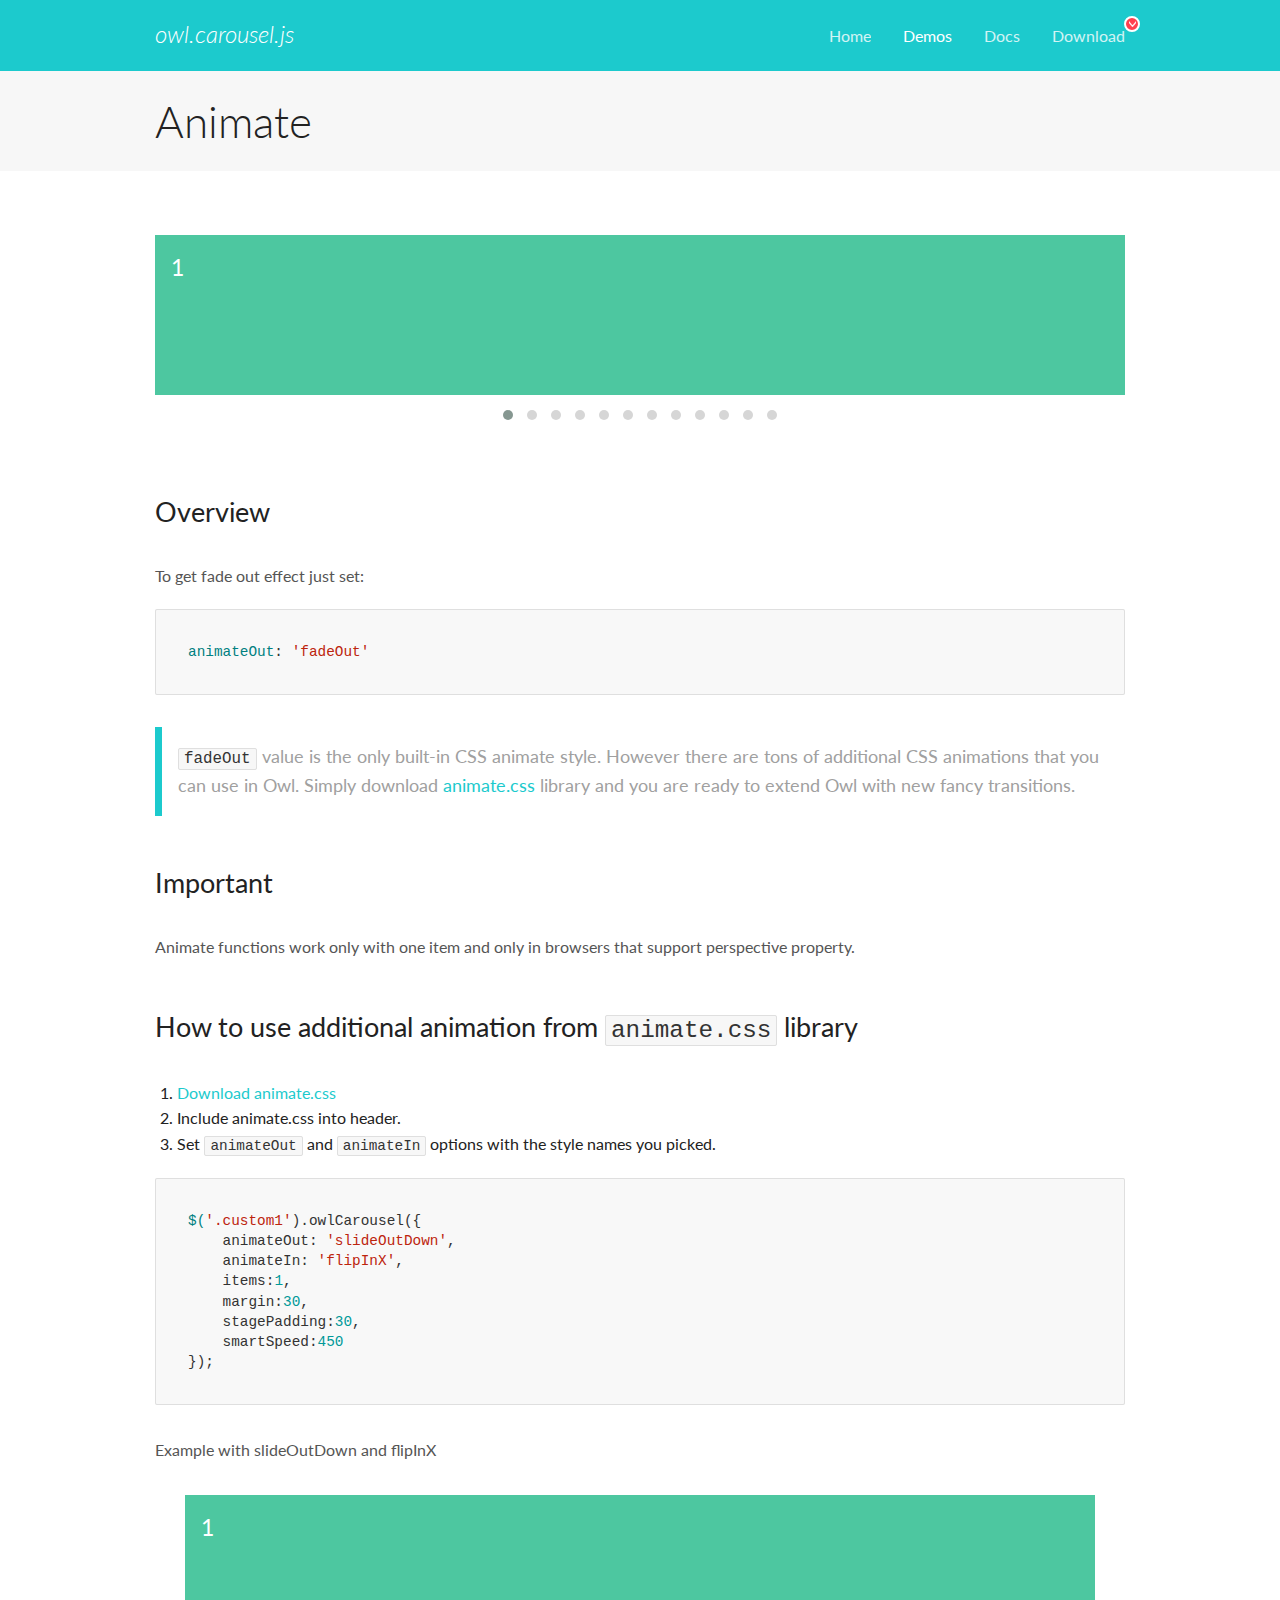
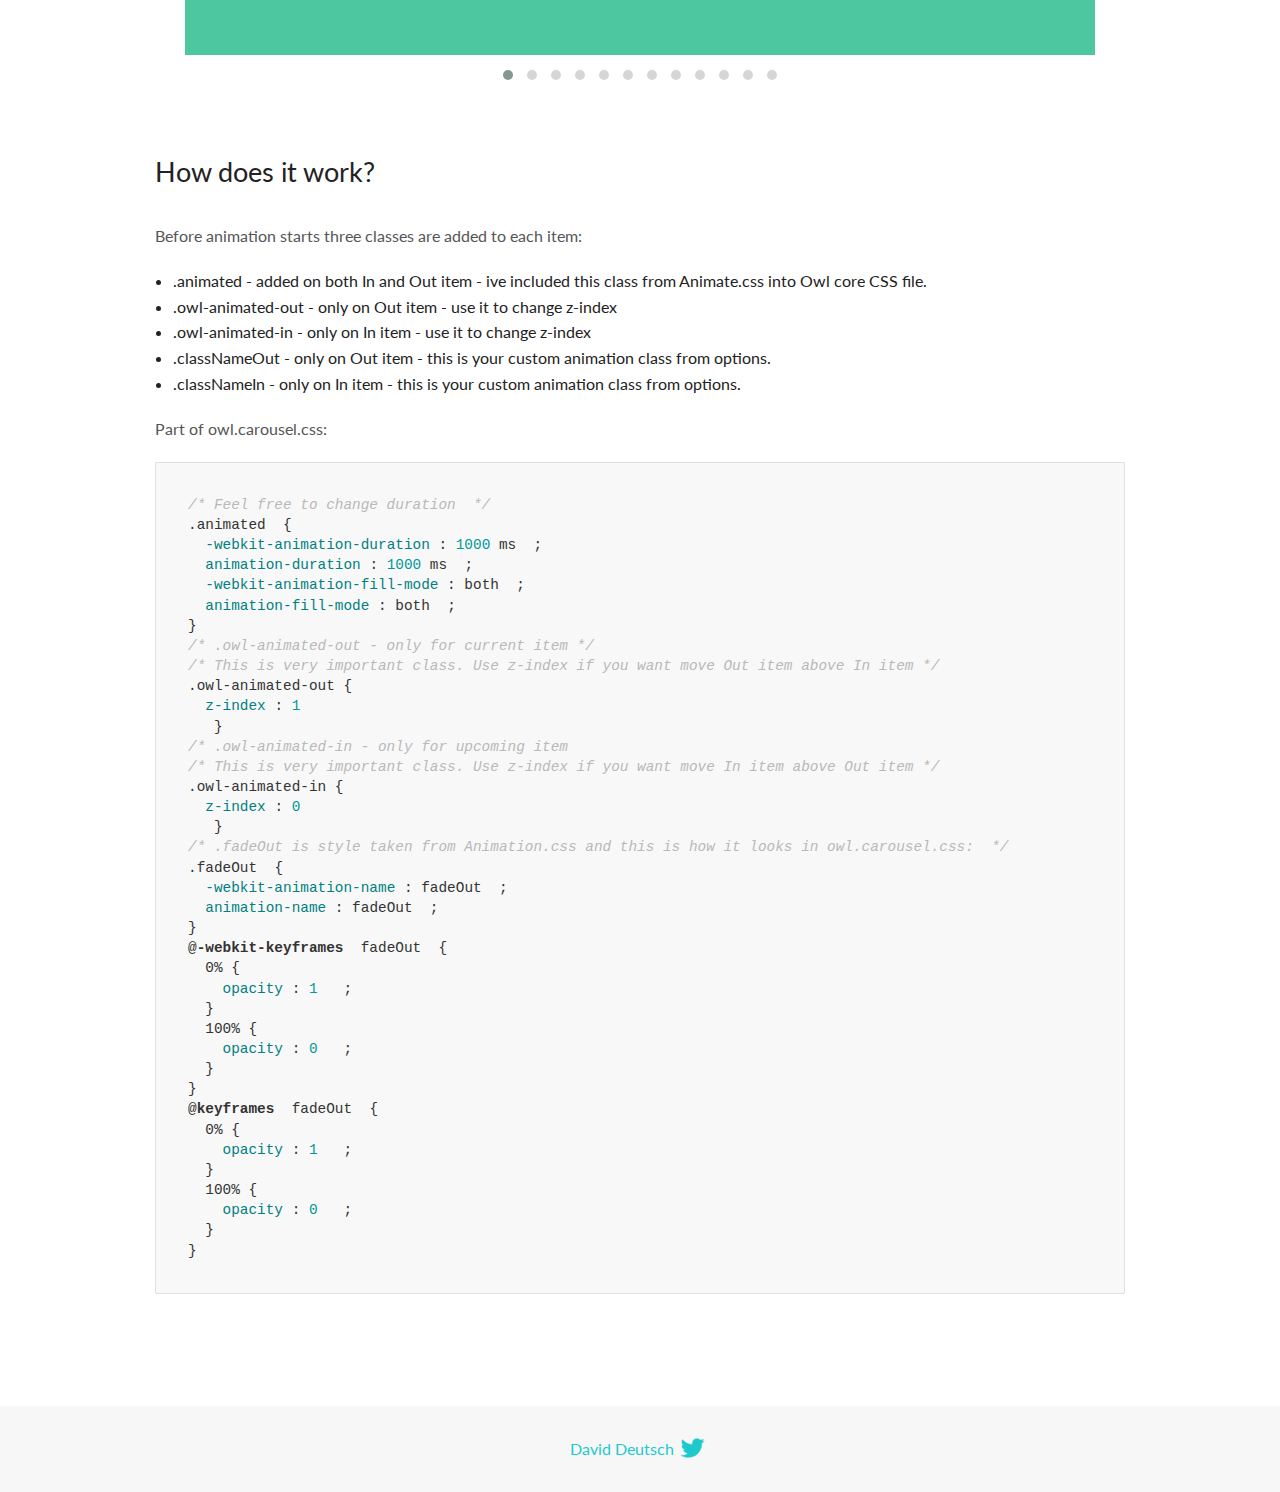
<file: assets/OwlCarousel2-2.3.4/docs/demos/animate.html>
<!DOCTYPE html>
<html lang="en">
  <head>

    <!-- head -->
    <meta charset="utf-8">
    <meta name="msapplication-tap-highlight" content="no" />
    <meta name="viewport" content="width=device-width, initial-scale=1.0" />
    <meta name="description" content="Animate carousel">
    <meta name="author" content="David Deutsch">
    <title>
      Animate Demo | Owl Carousel | 2.3.4
    </title>

    <!-- Stylesheets -->
    <link href='https://fonts.googleapis.com/css?family=Lato:300,400,700,400italic,300italic' rel='stylesheet' type='text/css'>
    <link rel="stylesheet" href="../assets/css/docs.theme.min.css">

    <!-- Owl Stylesheets -->
    <link rel="stylesheet" href="../assets/owlcarousel/assets/owl.carousel.min.css">
    <link rel="stylesheet" href="../assets/owlcarousel/assets/owl.theme.default.min.css">

    <!-- HTML5 shim and Respond.js IE8 support of HTML5 elements and media queries -->

    <!--[if lt IE 9]>
      <script src="https://oss.maxcdn.com/libs/html5shiv/3.7.0/html5shiv.js"></script>
      <script src="https://oss.maxcdn.com/libs/respond.js/1.3.0/respond.min.js"></script>
    <![endif]-->

    <!-- Favicons -->
    <link rel="apple-touch-icon-precomposed" sizes="144x144" href="../assets/ico/apple-touch-icon-144-precomposed.png">
    <link rel="shortcut icon" href="../assets/ico/favicon.png">
    <link rel="shortcut icon" href="favicon.ico">

    <!-- Yeah i know js should not be in header. Its required for demos.-->

    <!-- javascript -->
    <script src="../assets/vendors/jquery.min.js"></script>
    <script src="../assets/owlcarousel/owl.carousel.js"></script>
  </head>
  <body>

    <!-- header -->
    <header class="header">
      <div class="row">
        <div class="large-12 columns">
          <div class="brand left">
            <h3>
              <a href="/OwlCarousel2/">owl.carousel.js</a> 
            </h3>
          </div>
          <a id="toggle-nav" class="right">
            <span></span> <span></span> <span></span> 
          </a> 
          <div class="nav-bar">
            <ul class="clearfix">
              <li> <a href="/OwlCarousel2/index.html">Home</a>  </li>
              <li class="active">
                <a href="/OwlCarousel2/demos/demos.html">Demos</a> 
              </li>
              <li> <a href="/OwlCarousel2/docs/started-welcome.html">Docs</a>  </li>
              <li>
                <a href="https://github.com/OwlCarousel2/OwlCarousel2/archive/2.3.4.zip">Download</a> 
                <span class="download"></span> 
              </li>
            </ul>
          </div>
        </div>
      </div>
    </header>

    <!-- title -->
    <section class="title">
      <div class="row">
        <div class="large-12 columns">
          <h1>Animate</h1>
        </div>
      </div>
    </section>

    <!--  Demos -->
    <section id="demos">
      <div class="row">
        <div class="large-12 columns">
          <div class="fadeOut owl-carousel owl-theme">
            <div class="item">
              <h4>1</h4>
            </div>
            <div class="item">
              <h4>2</h4>
            </div>
            <div class="item">
              <h4>3</h4>
            </div>
            <div class="item">
              <h4>4</h4>
            </div>
            <div class="item">
              <h4>5</h4>
            </div>
            <div class="item">
              <h4>6</h4>
            </div>
            <div class="item">
              <h4>7</h4>
            </div>
            <div class="item">
              <h4>8</h4>
            </div>
            <div class="item">
              <h4>9</h4>
            </div>
            <div class="item">
              <h4>10</h4>
            </div>
            <div class="item">
              <h4>11</h4>
            </div>
            <div class="item">
              <h4>12</h4>
            </div>
          </div>
          <h3 id="overview">Overview</h3>
          <p>To get fade out effect just set:</p>
          <pre><code>animateOut: &#39;fadeOut&#39;</code></pre>
          <blockquote>
            <p><code>fadeOut</code> value is the only built-in CSS animate style. However there are tons of additional CSS animations that you can use in Owl. Simply download
              <a href="https://daneden.github.io/animate.css/">animate.css</a>  library and you are ready to extend Owl with new fancy transitions.</p>
          </blockquote>
          <h3 id="important">Important</h3>
          <p>Animate functions work only with one item and only in browsers that support perspective property.</p>
          <h3 id="how-to-use-additional-animation-from-animate-css-library">How to use additional animation from <code>animate.css</code> library</h3>
          <ol>
            <li> <a href="https://daneden.github.io/animate.css/">Download animate.css</a>  </li>
            <li>Include animate.css into header.</li>
            <li>Set <code>animateOut</code> and <code>animateIn</code> options with the style names you picked.</li>
          </ol>
          <pre><code>$(&#39;.custom1&#39;).owlCarousel({
    animateOut: &#39;slideOutDown&#39;,
    animateIn: &#39;flipInX&#39;,
    items:1,
    margin:30,
    stagePadding:30,
    smartSpeed:450
});</code></pre>
          <p>Example with slideOutDown and flipInX</p>
          <div class="custom1 owl-carousel owl-theme">
            <div class="item">
              <h4>1</h4>
            </div>
            <div class="item">
              <h4>2</h4>
            </div>
            <div class="item">
              <h4>3</h4>
            </div>
            <div class="item">
              <h4>4</h4>
            </div>
            <div class="item">
              <h4>5</h4>
            </div>
            <div class="item">
              <h4>6</h4>
            </div>
            <div class="item">
              <h4>7</h4>
            </div>
            <div class="item">
              <h4>8</h4>
            </div>
            <div class="item">
              <h4>9</h4>
            </div>
            <div class="item">
              <h4>10</h4>
            </div>
            <div class="item">
              <h4>11</h4>
            </div>
            <div class="item">
              <h4>12</h4>
            </div>
          </div>
          <h3 id="how-does-it-work-">How does it work?</h3>
          <p>Before animation starts three classes are added to each item:</p>
          <ul>
            <li>.animated - added on both In and Out item - ive included this class from Animate.css into Owl core CSS file.</li>
            <li>.owl-animated-out - only on Out item - use it to change z-index</li>
            <li>.owl-animated-in - only on In item - use it to change z-index</li>
            <li>.classNameOut - only on Out item - this is your custom animation class from options.</li>
            <li>.classNameIn - only on In item - this is your custom animation class from options.</li>
          </ul>
          <p>Part of owl.carousel.css:</p>
          <pre><code class="language-css"><span class="comment">/* Feel free to change duration  */</span> 
<span class="class">.animated</span>  <span class="rules">{
  <span class="rule"><span class="attribute">-webkit-animation-duration</span> :<span class="value"> <span class="number">1000</span> ms</span> </span> ;
  <span class="rule"><span class="attribute">animation-duration</span> :<span class="value"> <span class="number">1000</span> ms</span> </span> ;
  <span class="rule"><span class="attribute">-webkit-animation-fill-mode</span> :<span class="value"> both</span> </span> ;
  <span class="rule"><span class="attribute">animation-fill-mode</span> :<span class="value"> both</span> </span> ;
<span class="rule">}</span> </span> 
<span class="comment">/* .owl-animated-out - only for current item */</span> 
<span class="comment">/* This is very important class. Use z-index if you want move Out item above In item */</span> 
<span class="class">.owl-animated-out</span> <span class="rules">{
  <span class="rule"><span class="attribute">z-index</span> :<span class="value"> <span class="number">1</span> 
</span> </span> </span> }
<span class="comment">/* .owl-animated-in - only for upcoming item
/* This is very important class. Use z-index if you want move In item above Out item */</span> 
<span class="class">.owl-animated-in</span> <span class="rules">{
  <span class="rule"><span class="attribute">z-index</span> :<span class="value"> <span class="number">0</span> 
</span> </span> </span> }
<span class="comment">/* .fadeOut is style taken from Animation.css and this is how it looks in owl.carousel.css:  */</span> 
<span class="class">.fadeOut</span>  <span class="rules">{
  <span class="rule"><span class="attribute">-webkit-animation-name</span> :<span class="value"> fadeOut</span> </span> ;
  <span class="rule"><span class="attribute">animation-name</span> :<span class="value"> fadeOut</span> </span> ;
<span class="rule">}</span> </span> 
<span class="at_rule">@<span class="keyword">-webkit-keyframes</span>  fadeOut </span> {
  0% <span class="rules">{
    <span class="rule"><span class="attribute">opacity</span> :<span class="value"> <span class="number">1</span> </span> </span> ;
  <span class="rule">}</span> </span> 
  100% <span class="rules">{
    <span class="rule"><span class="attribute">opacity</span> :<span class="value"> <span class="number">0</span> </span> </span> ;
  <span class="rule">}</span> </span> 
}
<span class="at_rule">@<span class="keyword">keyframes</span>  fadeOut </span> {
  0% <span class="rules">{
    <span class="rule"><span class="attribute">opacity</span> :<span class="value"> <span class="number">1</span> </span> </span> ;
  <span class="rule">}</span> </span> 
  100% <span class="rules">{
    <span class="rule"><span class="attribute">opacity</span> :<span class="value"> <span class="number">0</span> </span> </span> ;
  <span class="rule">}</span> </span> 
}</code></pre>
          <link rel="stylesheet" href="../assets/css/animate.css">
          <script>
            jQuery(document).ready(function($) {
              $('.fadeOut').owlCarousel({
                items: 1,
                animateOut: 'fadeOut',
                loop: true,
                margin: 10,
              });
              $('.custom1').owlCarousel({
                animateOut: 'slideOutDown',
                animateIn: 'flipInX',
                items: 1,
                margin: 30,
                stagePadding: 30,
                smartSpeed: 450
              });
            });
          </script>
        </div>
      </div>
    </section>

    <!-- footer -->
    <footer class="footer">
      <div class="row">
        <div class="large-12 columns">
          <h5>
            <a href="/OwlCarousel2/docs/support-contact.html">David Deutsch</a> 
            <a id="custom-tweet-button" href="https://twitter.com/share?url=https://github.com/OwlCarousel2/OwlCarousel2&text=Owl Carousel - This is so awesome! " target="_blank"></a> 
          </h5>
        </div>
      </div>
    </footer>

    <!-- vendors -->
    <script src="../assets/vendors/highlight.js"></script>
    <script src="../assets/js/app.js"></script>
  </body>
</html>
</file>
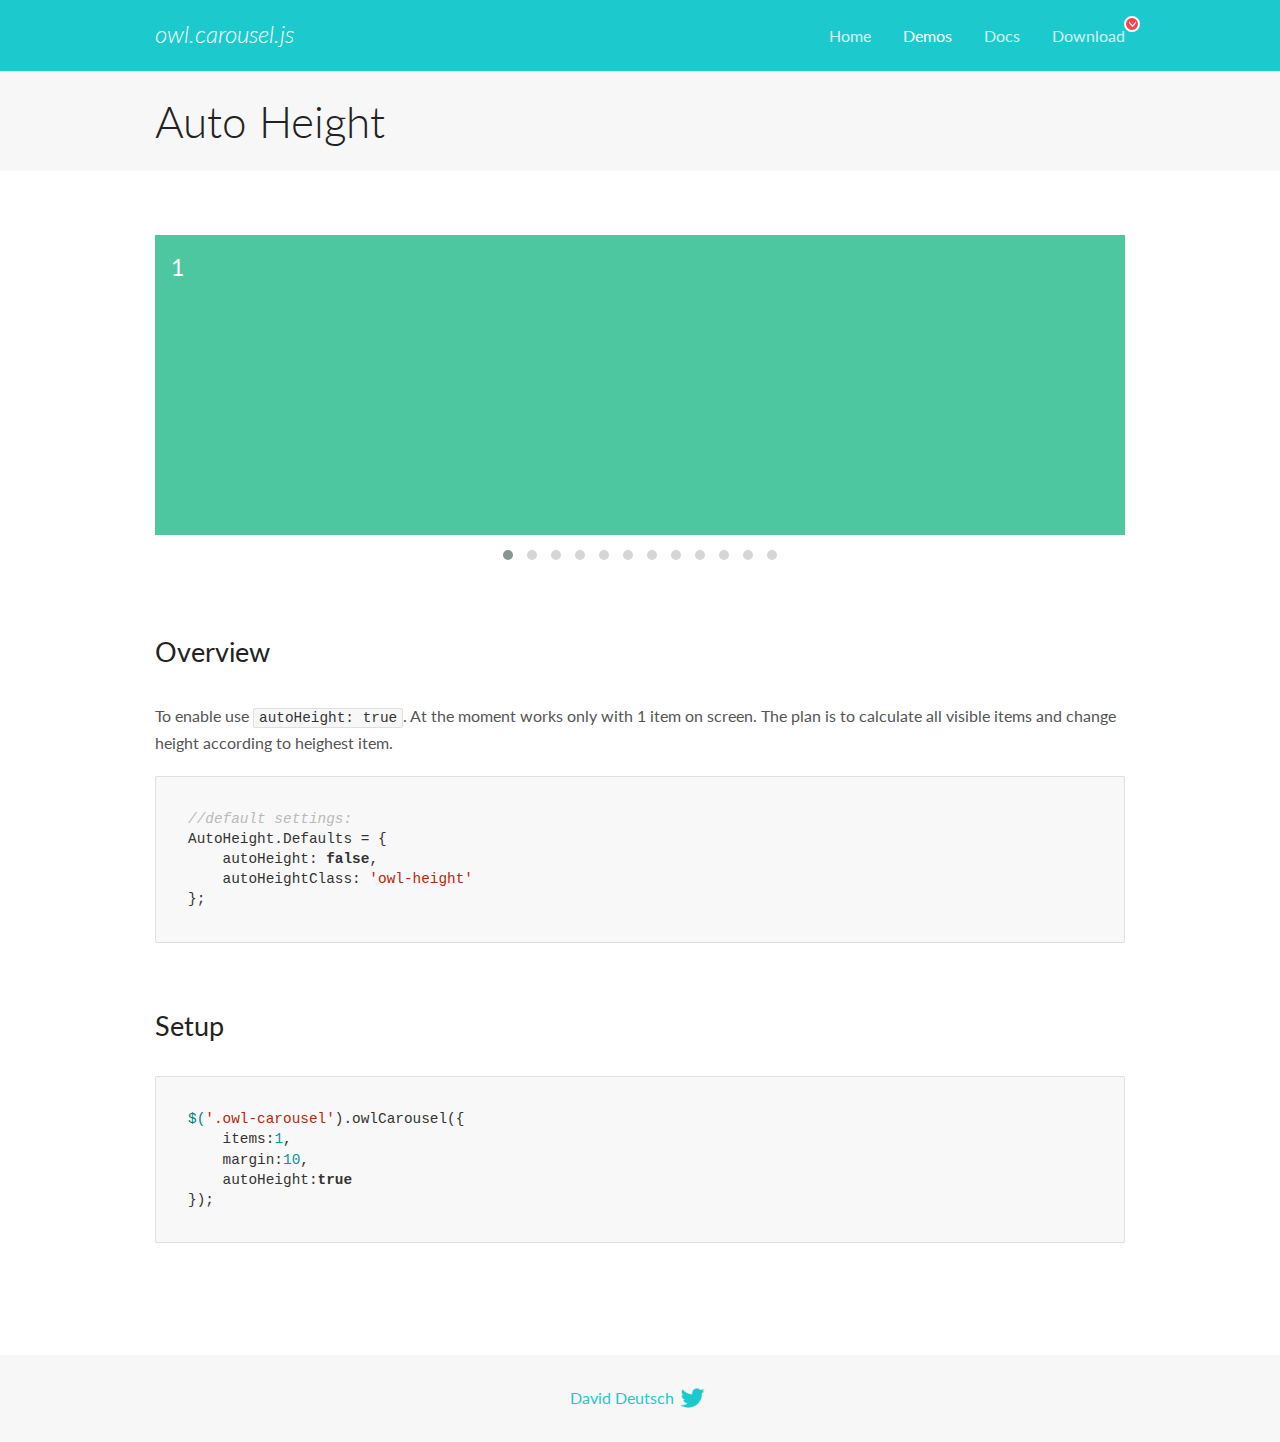
<file: assets/OwlCarousel2-2.3.4/docs/demos/autoheight.html>
<!DOCTYPE html>
<html lang="en">
  <head>

    <!-- head -->
    <meta charset="utf-8">
    <meta name="msapplication-tap-highlight" content="no" />
    <meta name="viewport" content="width=device-width, initial-scale=1.0" />
    <meta name="description" content="autoHeight usage demo">
    <meta name="author" content="David Deutsch">
    <title>
      Auto Height Demo | Owl Carousel | 2.3.4
    </title>

    <!-- Stylesheets -->
    <link href='https://fonts.googleapis.com/css?family=Lato:300,400,700,400italic,300italic' rel='stylesheet' type='text/css'>
    <link rel="stylesheet" href="../assets/css/docs.theme.min.css">

    <!-- Owl Stylesheets -->
    <link rel="stylesheet" href="../assets/owlcarousel/assets/owl.carousel.min.css">
    <link rel="stylesheet" href="../assets/owlcarousel/assets/owl.theme.default.min.css">

    <!-- HTML5 shim and Respond.js IE8 support of HTML5 elements and media queries -->

    <!--[if lt IE 9]>
      <script src="https://oss.maxcdn.com/libs/html5shiv/3.7.0/html5shiv.js"></script>
      <script src="https://oss.maxcdn.com/libs/respond.js/1.3.0/respond.min.js"></script>
    <![endif]-->

    <!-- Favicons -->
    <link rel="apple-touch-icon-precomposed" sizes="144x144" href="../assets/ico/apple-touch-icon-144-precomposed.png">
    <link rel="shortcut icon" href="../assets/ico/favicon.png">
    <link rel="shortcut icon" href="favicon.ico">

    <!-- Yeah i know js should not be in header. Its required for demos.-->

    <!-- javascript -->
    <script src="../assets/vendors/jquery.min.js"></script>
    <script src="../assets/owlcarousel/owl.carousel.js"></script>
  </head>
  <body>

    <!-- header -->
    <header class="header">
      <div class="row">
        <div class="large-12 columns">
          <div class="brand left">
            <h3>
              <a href="/OwlCarousel2/">owl.carousel.js</a> 
            </h3>
          </div>
          <a id="toggle-nav" class="right">
            <span></span> <span></span> <span></span> 
          </a> 
          <div class="nav-bar">
            <ul class="clearfix">
              <li> <a href="/OwlCarousel2/index.html">Home</a>  </li>
              <li class="active">
                <a href="/OwlCarousel2/demos/demos.html">Demos</a> 
              </li>
              <li> <a href="/OwlCarousel2/docs/started-welcome.html">Docs</a>  </li>
              <li>
                <a href="https://github.com/OwlCarousel2/OwlCarousel2/archive/2.3.4.zip">Download</a> 
                <span class="download"></span> 
              </li>
            </ul>
          </div>
        </div>
      </div>
    </header>

    <!-- title -->
    <section class="title">
      <div class="row">
        <div class="large-12 columns">
          <h1>Auto Height</h1>
        </div>
      </div>
    </section>

    <!--  Demos -->
    <section id="demos">
      <div class="row">
        <div class="large-12 columns">
          <div class="owl-carousel owl-theme">
            <div class="item" style="height:300px">
              <h4>1</h4>
            </div>
            <div class="item" style="height:100px">
              <h4>2</h4>
            </div>
            <div class="item" style="height:500px">
              <h4>3</h4>
            </div>
            <div class="item" style="height:250px">
              <h4>4</h4>
            </div>
            <div class="item" style="height:400px">
              <h4>5</h4>
            </div>
            <div class="item" style="height:500px">
              <h4>6</h4>
            </div>
            <div class="item" style="height:600px">
              <h4>7</h4>
            </div>
            <div class="item" style="height:400px">
              <h4>8</h4>
            </div>
            <div class="item" style="height:300px">
              <h4>9</h4>
            </div>
            <div class="item" style="height:350px">
              <h4>10</h4>
            </div>
            <div class="item" style="height:200px">
              <h4>11</h4>
            </div>
            <div class="item" style="height:150px">
              <h4>12</h4>
            </div>
          </div>
          <h3 id="overview">Overview</h3>
          <p>To enable use <code>autoHeight: true</code>. At the moment works only with 1 item on screen. The plan is to calculate all visible items and change height according to heighest item.</p>
          <pre><code>//default settings:
AutoHeight.Defaults = {
    autoHeight: false,
    autoHeightClass: &#39;owl-height&#39;
};</code></pre>
          <h3 id="setup">Setup</h3>
          <pre><code>$(&#39;.owl-carousel&#39;).owlCarousel({
    items:1,
    margin:10,
    autoHeight:true
});</code></pre>
          <script>
            $(document).ready(function() {
              $('.owl-carousel').owlCarousel({
                items: 1,
                margin: 10,
                autoHeight: true
              });
            })
          </script>
        </div>
      </div>
    </section>

    <!-- footer -->
    <footer class="footer">
      <div class="row">
        <div class="large-12 columns">
          <h5>
            <a href="/OwlCarousel2/docs/support-contact.html">David Deutsch</a> 
            <a id="custom-tweet-button" href="https://twitter.com/share?url=https://github.com/OwlCarousel2/OwlCarousel2&text=Owl Carousel - This is so awesome! " target="_blank"></a> 
          </h5>
        </div>
      </div>
    </footer>

    <!-- vendors -->
    <script src="../assets/vendors/highlight.js"></script>
    <script src="../assets/js/app.js"></script>
  </body>
</html>
</file>
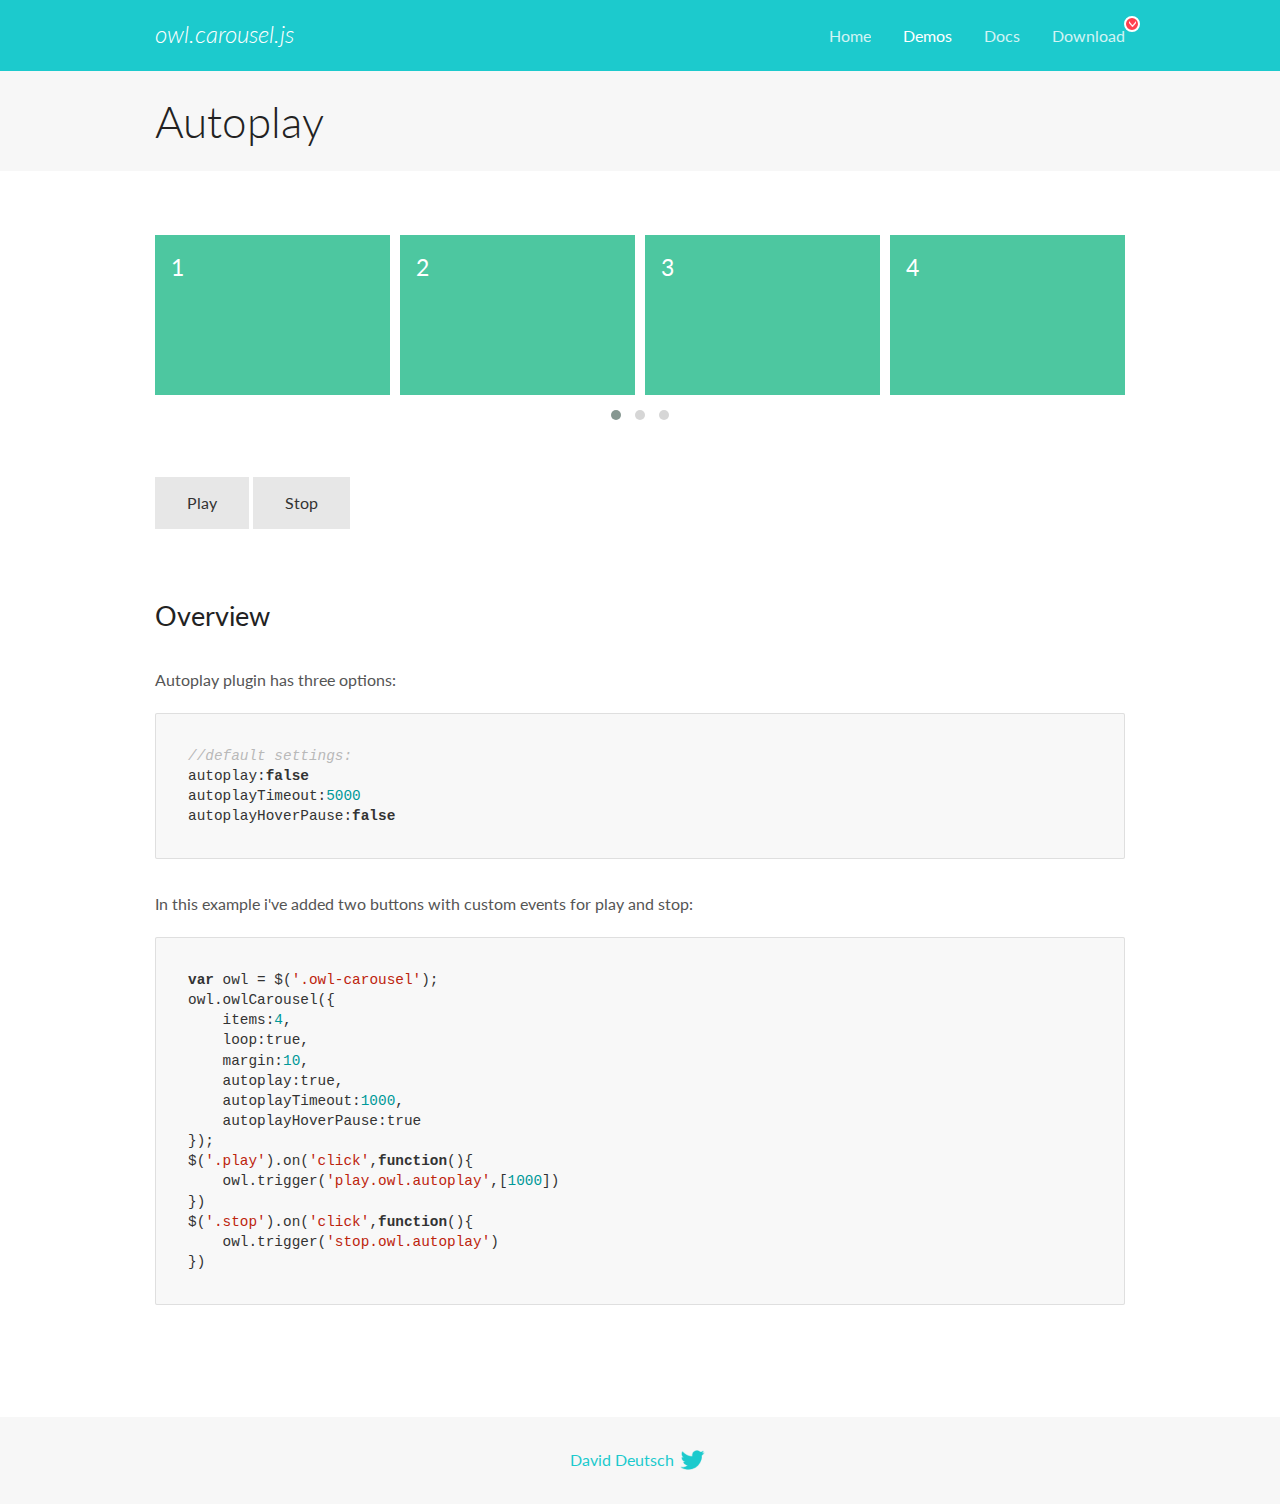
<file: assets/OwlCarousel2-2.3.4/docs/demos/autoplay.html>
<!DOCTYPE html>
<html lang="en">
  <head>

    <!-- head -->
    <meta charset="utf-8">
    <meta name="msapplication-tap-highlight" content="no" />
    <meta name="viewport" content="width=device-width, initial-scale=1.0" />
    <meta name="description" content="Autoplay usage demo">
    <meta name="author" content="David Deutsch">
    <title>
      Autoplay Demo | Owl Carousel | 2.3.4
    </title>

    <!-- Stylesheets -->
    <link href='https://fonts.googleapis.com/css?family=Lato:300,400,700,400italic,300italic' rel='stylesheet' type='text/css'>
    <link rel="stylesheet" href="../assets/css/docs.theme.min.css">

    <!-- Owl Stylesheets -->
    <link rel="stylesheet" href="../assets/owlcarousel/assets/owl.carousel.min.css">
    <link rel="stylesheet" href="../assets/owlcarousel/assets/owl.theme.default.min.css">

    <!-- HTML5 shim and Respond.js IE8 support of HTML5 elements and media queries -->

    <!--[if lt IE 9]>
      <script src="https://oss.maxcdn.com/libs/html5shiv/3.7.0/html5shiv.js"></script>
      <script src="https://oss.maxcdn.com/libs/respond.js/1.3.0/respond.min.js"></script>
    <![endif]-->

    <!-- Favicons -->
    <link rel="apple-touch-icon-precomposed" sizes="144x144" href="../assets/ico/apple-touch-icon-144-precomposed.png">
    <link rel="shortcut icon" href="../assets/ico/favicon.png">
    <link rel="shortcut icon" href="favicon.ico">

    <!-- Yeah i know js should not be in header. Its required for demos.-->

    <!-- javascript -->
    <script src="../assets/vendors/jquery.min.js"></script>
    <script src="../assets/owlcarousel/owl.carousel.js"></script>
  </head>
  <body>

    <!-- header -->
    <header class="header">
      <div class="row">
        <div class="large-12 columns">
          <div class="brand left">
            <h3>
              <a href="/OwlCarousel2/">owl.carousel.js</a> 
            </h3>
          </div>
          <a id="toggle-nav" class="right">
            <span></span> <span></span> <span></span> 
          </a> 
          <div class="nav-bar">
            <ul class="clearfix">
              <li> <a href="/OwlCarousel2/index.html">Home</a>  </li>
              <li class="active">
                <a href="/OwlCarousel2/demos/demos.html">Demos</a> 
              </li>
              <li> <a href="/OwlCarousel2/docs/started-welcome.html">Docs</a>  </li>
              <li>
                <a href="https://github.com/OwlCarousel2/OwlCarousel2/archive/2.3.4.zip">Download</a> 
                <span class="download"></span> 
              </li>
            </ul>
          </div>
        </div>
      </div>
    </header>

    <!-- title -->
    <section class="title">
      <div class="row">
        <div class="large-12 columns">
          <h1>Autoplay</h1>
        </div>
      </div>
    </section>

    <!--  Demos -->
    <section id="demos">
      <div class="row">
        <div class="large-12 columns">
          <div class="owl-carousel owl-theme">
            <div class="item">
              <h4>1</h4>
            </div>
            <div class="item">
              <h4>2</h4>
            </div>
            <div class="item">
              <h4>3</h4>
            </div>
            <div class="item">
              <h4>4</h4>
            </div>
            <div class="item">
              <h4>5</h4>
            </div>
            <div class="item">
              <h4>6</h4>
            </div>
            <div class="item">
              <h4>7</h4>
            </div>
            <div class="item">
              <h4>8</h4>
            </div>
            <div class="item">
              <h4>9</h4>
            </div>
            <div class="item">
              <h4>10</h4>
            </div>
            <div class="item">
              <h4>11</h4>
            </div>
            <div class="item">
              <h4>12</h4>
            </div>
          </div>
          <a class="button secondary play">Play</a> 
          <a class="button secondary stop">Stop</a> 
          <h3 id="overview">Overview</h3>
          <p>Autoplay plugin has three options:</p>
          <pre><code>//default settings:
autoplay:false
autoplayTimeout:5000
autoplayHoverPause:false</code></pre>
          <p>In this example i&#39;ve added two buttons with custom events for play and stop:</p>
          <pre><code>var owl = $(&#39;.owl-carousel&#39;);
owl.owlCarousel({
    items:4,
    loop:true,
    margin:10,
    autoplay:true,
    autoplayTimeout:1000,
    autoplayHoverPause:true
});
$(&#39;.play&#39;).on(&#39;click&#39;,function(){
    owl.trigger(&#39;play.owl.autoplay&#39;,[1000])
})
$(&#39;.stop&#39;).on(&#39;click&#39;,function(){
    owl.trigger(&#39;stop.owl.autoplay&#39;)
})</code></pre>
          <script>
            $(document).ready(function() {
              var owl = $('.owl-carousel');
              owl.owlCarousel({
                items: 4,
                loop: true,
                margin: 10,
                autoplay: true,
                autoplayTimeout: 1000,
                autoplayHoverPause: true
              });
              $('.play').on('click', function() {
                owl.trigger('play.owl.autoplay', [1000])
              })
              $('.stop').on('click', function() {
                owl.trigger('stop.owl.autoplay')
              })
            })
          </script>
        </div>
      </div>
    </section>

    <!-- footer -->
    <footer class="footer">
      <div class="row">
        <div class="large-12 columns">
          <h5>
            <a href="/OwlCarousel2/docs/support-contact.html">David Deutsch</a> 
            <a id="custom-tweet-button" href="https://twitter.com/share?url=https://github.com/OwlCarousel2/OwlCarousel2&text=Owl Carousel - This is so awesome! " target="_blank"></a> 
          </h5>
        </div>
      </div>
    </footer>

    <!-- vendors -->
    <script src="../assets/vendors/highlight.js"></script>
    <script src="../assets/js/app.js"></script>
  </body>
</html>
</file>
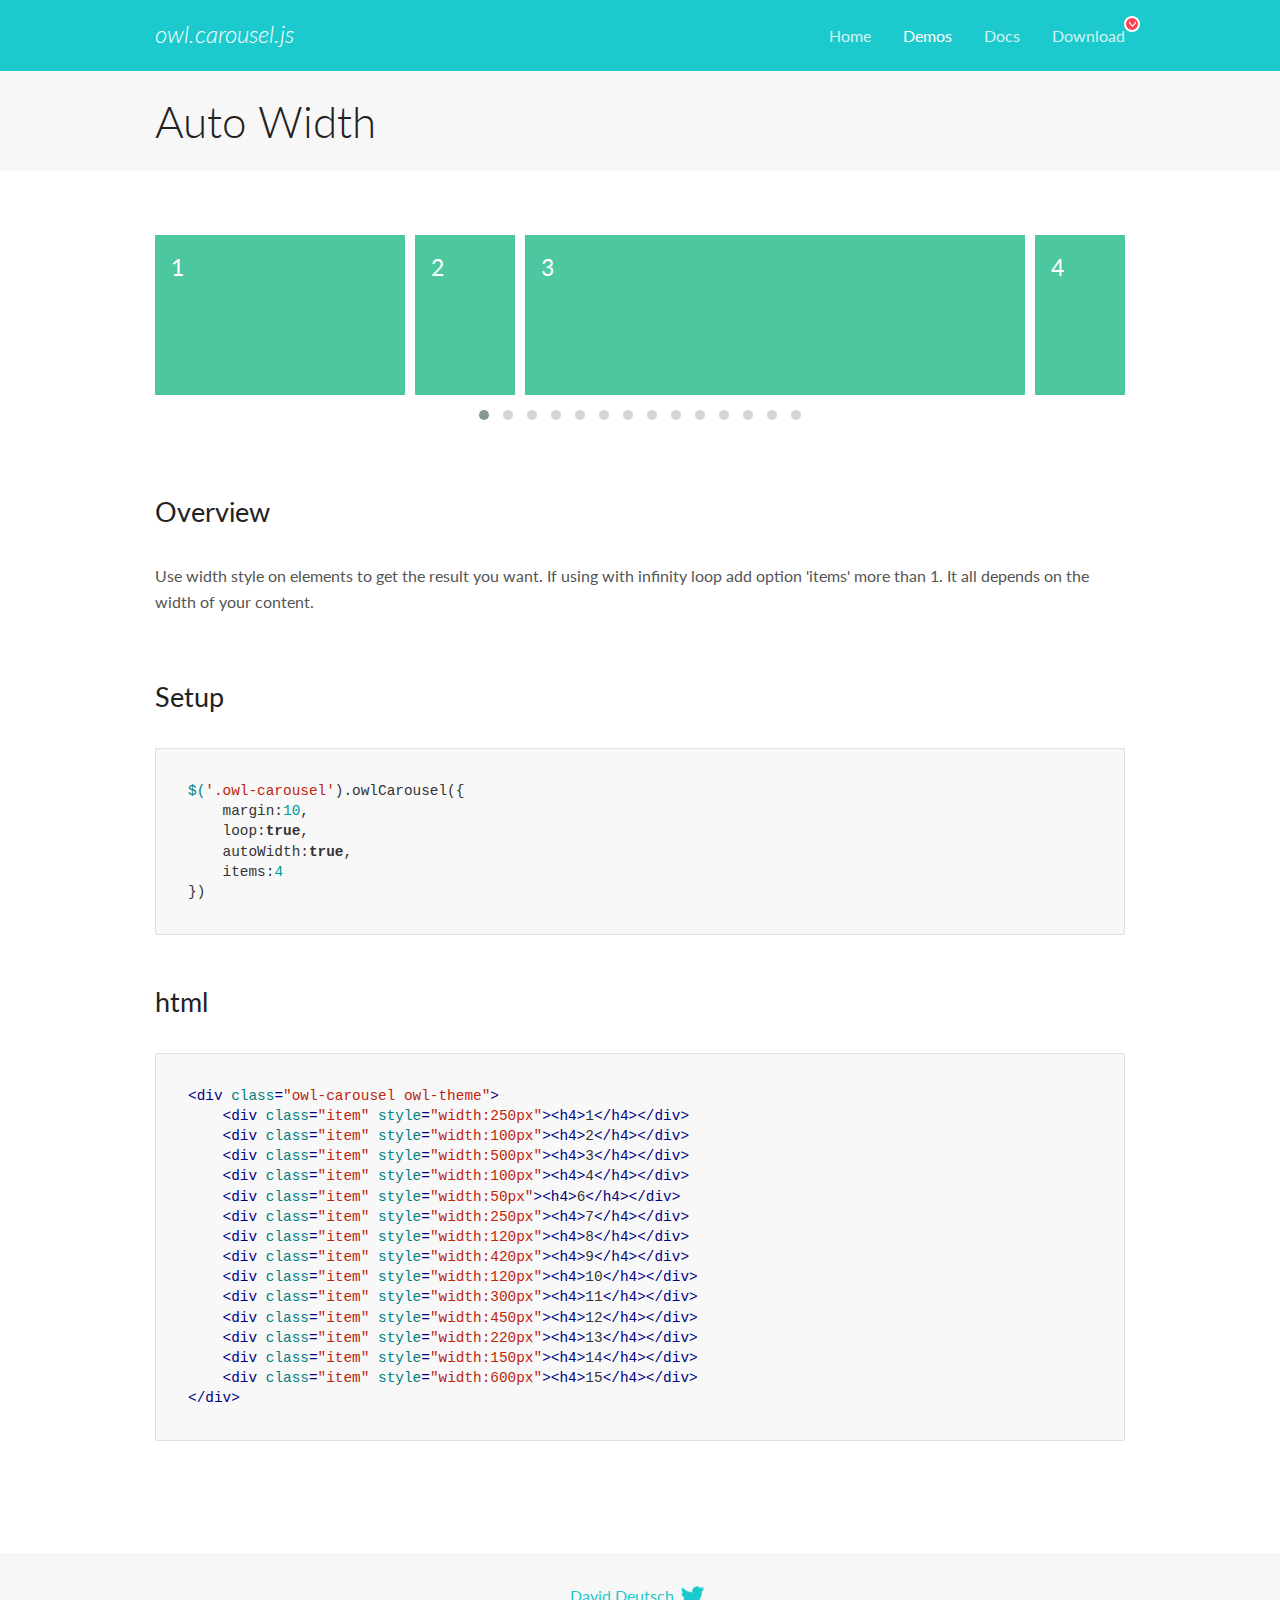
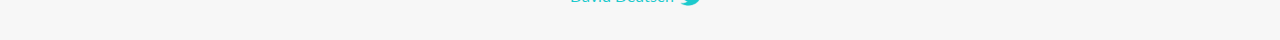
<file: assets/OwlCarousel2-2.3.4/docs/demos/autowidth.html>
<!DOCTYPE html>
<html lang="en">
  <head>

    <!-- head -->
    <meta charset="utf-8">
    <meta name="msapplication-tap-highlight" content="no" />
    <meta name="viewport" content="width=device-width, initial-scale=1.0" />
    <meta name="description" content="Auto Width">
    <meta name="author" content="David Deutsch">
    <title>
      Auto Width Demo | Owl Carousel | 2.3.4
    </title>

    <!-- Stylesheets -->
    <link href='https://fonts.googleapis.com/css?family=Lato:300,400,700,400italic,300italic' rel='stylesheet' type='text/css'>
    <link rel="stylesheet" href="../assets/css/docs.theme.min.css">

    <!-- Owl Stylesheets -->
    <link rel="stylesheet" href="../assets/owlcarousel/assets/owl.carousel.min.css">
    <link rel="stylesheet" href="../assets/owlcarousel/assets/owl.theme.default.min.css">

    <!-- HTML5 shim and Respond.js IE8 support of HTML5 elements and media queries -->

    <!--[if lt IE 9]>
      <script src="https://oss.maxcdn.com/libs/html5shiv/3.7.0/html5shiv.js"></script>
      <script src="https://oss.maxcdn.com/libs/respond.js/1.3.0/respond.min.js"></script>
    <![endif]-->

    <!-- Favicons -->
    <link rel="apple-touch-icon-precomposed" sizes="144x144" href="../assets/ico/apple-touch-icon-144-precomposed.png">
    <link rel="shortcut icon" href="../assets/ico/favicon.png">
    <link rel="shortcut icon" href="favicon.ico">

    <!-- Yeah i know js should not be in header. Its required for demos.-->

    <!-- javascript -->
    <script src="../assets/vendors/jquery.min.js"></script>
    <script src="../assets/owlcarousel/owl.carousel.js"></script>
  </head>
  <body>

    <!-- header -->
    <header class="header">
      <div class="row">
        <div class="large-12 columns">
          <div class="brand left">
            <h3>
              <a href="/OwlCarousel2/">owl.carousel.js</a> 
            </h3>
          </div>
          <a id="toggle-nav" class="right">
            <span></span> <span></span> <span></span> 
          </a> 
          <div class="nav-bar">
            <ul class="clearfix">
              <li> <a href="/OwlCarousel2/index.html">Home</a>  </li>
              <li class="active">
                <a href="/OwlCarousel2/demos/demos.html">Demos</a> 
              </li>
              <li> <a href="/OwlCarousel2/docs/started-welcome.html">Docs</a>  </li>
              <li>
                <a href="https://github.com/OwlCarousel2/OwlCarousel2/archive/2.3.4.zip">Download</a> 
                <span class="download"></span> 
              </li>
            </ul>
          </div>
        </div>
      </div>
    </header>

    <!-- title -->
    <section class="title">
      <div class="row">
        <div class="large-12 columns">
          <h1>Auto Width</h1>
        </div>
      </div>
    </section>

    <!--  Demos -->
    <section id="demos">
      <div class="row">
        <div class="large-12 columns">
          <div class="owl-carousel owl-theme">
            <div class="item" style="width:250px">
              <h4>1</h4>
            </div>
            <div class="item" style="width:100px">
              <h4>2</h4>
            </div>
            <div class="item" style="width:500px">
              <h4>3</h4>
            </div>
            <div class="item" style="width:100px">
              <h4>4</h4>
            </div>
            <div class="item" style="width:50px">
              <h4>6</h4>
            </div>
            <div class="item" style="width:250px">
              <h4>7</h4>
            </div>
            <div class="item" style="width:120px">
              <h4>8</h4>
            </div>
            <div class="item" style="width:420px">
              <h4>9</h4>
            </div>
            <div class="item" style="width:120px">
              <h4>10</h4>
            </div>
            <div class="item" style="width:300px">
              <h4>11</h4>
            </div>
            <div class="item" style="width:450px">
              <h4>12</h4>
            </div>
            <div class="item" style="width:220px">
              <h4>13</h4>
            </div>
            <div class="item" style="width:150px">
              <h4>14</h4>
            </div>
            <div class="item" style="width:600px">
              <h4>15</h4>
            </div>
          </div>
          <h3 id="overview">Overview</h3>
          <p>Use width style on elements to get the result you want. If using with infinity loop add option &#39;items&#39; more than 1. It all depends on the width of your content.</p>
          <h3 id="setup">Setup</h3>
          <pre><code>$(&#39;.owl-carousel&#39;).owlCarousel({
    margin:10,
    loop:true,
    autoWidth:true,
    items:4
})</code></pre>
          <h3 id="html">html</h3>
          <pre><code>&lt;div class=&quot;owl-carousel owl-theme&quot;&gt;
    &lt;div class=&quot;item&quot; style=&quot;width:250px&quot;&gt;&lt;h4&gt;1&lt;/h4&gt;&lt;/div&gt;
    &lt;div class=&quot;item&quot; style=&quot;width:100px&quot;&gt;&lt;h4&gt;2&lt;/h4&gt;&lt;/div&gt;
    &lt;div class=&quot;item&quot; style=&quot;width:500px&quot;&gt;&lt;h4&gt;3&lt;/h4&gt;&lt;/div&gt;
    &lt;div class=&quot;item&quot; style=&quot;width:100px&quot;&gt;&lt;h4&gt;4&lt;/h4&gt;&lt;/div&gt;
    &lt;div class=&quot;item&quot; style=&quot;width:50px&quot;&gt;&lt;h4&gt;6&lt;/h4&gt;&lt;/div&gt;
    &lt;div class=&quot;item&quot; style=&quot;width:250px&quot;&gt;&lt;h4&gt;7&lt;/h4&gt;&lt;/div&gt;
    &lt;div class=&quot;item&quot; style=&quot;width:120px&quot;&gt;&lt;h4&gt;8&lt;/h4&gt;&lt;/div&gt;
    &lt;div class=&quot;item&quot; style=&quot;width:420px&quot;&gt;&lt;h4&gt;9&lt;/h4&gt;&lt;/div&gt;
    &lt;div class=&quot;item&quot; style=&quot;width:120px&quot;&gt;&lt;h4&gt;10&lt;/h4&gt;&lt;/div&gt;
    &lt;div class=&quot;item&quot; style=&quot;width:300px&quot;&gt;&lt;h4&gt;11&lt;/h4&gt;&lt;/div&gt;
    &lt;div class=&quot;item&quot; style=&quot;width:450px&quot;&gt;&lt;h4&gt;12&lt;/h4&gt;&lt;/div&gt;
    &lt;div class=&quot;item&quot; style=&quot;width:220px&quot;&gt;&lt;h4&gt;13&lt;/h4&gt;&lt;/div&gt;
    &lt;div class=&quot;item&quot; style=&quot;width:150px&quot;&gt;&lt;h4&gt;14&lt;/h4&gt;&lt;/div&gt;
    &lt;div class=&quot;item&quot; style=&quot;width:600px&quot;&gt;&lt;h4&gt;15&lt;/h4&gt;&lt;/div&gt;
&lt;/div&gt;</code></pre>
          <script>
            $(document).ready(function() {
              $('.owl-carousel').owlCarousel({
                margin: 10,
                loop: true,
                autoWidth: true,
                items: 4
              })
            })
          </script>
        </div>
      </div>
    </section>

    <!-- footer -->
    <footer class="footer">
      <div class="row">
        <div class="large-12 columns">
          <h5>
            <a href="/OwlCarousel2/docs/support-contact.html">David Deutsch</a> 
            <a id="custom-tweet-button" href="https://twitter.com/share?url=https://github.com/OwlCarousel2/OwlCarousel2&text=Owl Carousel - This is so awesome! " target="_blank"></a> 
          </h5>
        </div>
      </div>
    </footer>

    <!-- vendors -->
    <script src="../assets/vendors/highlight.js"></script>
    <script src="../assets/js/app.js"></script>
  </body>
</html>
</file>
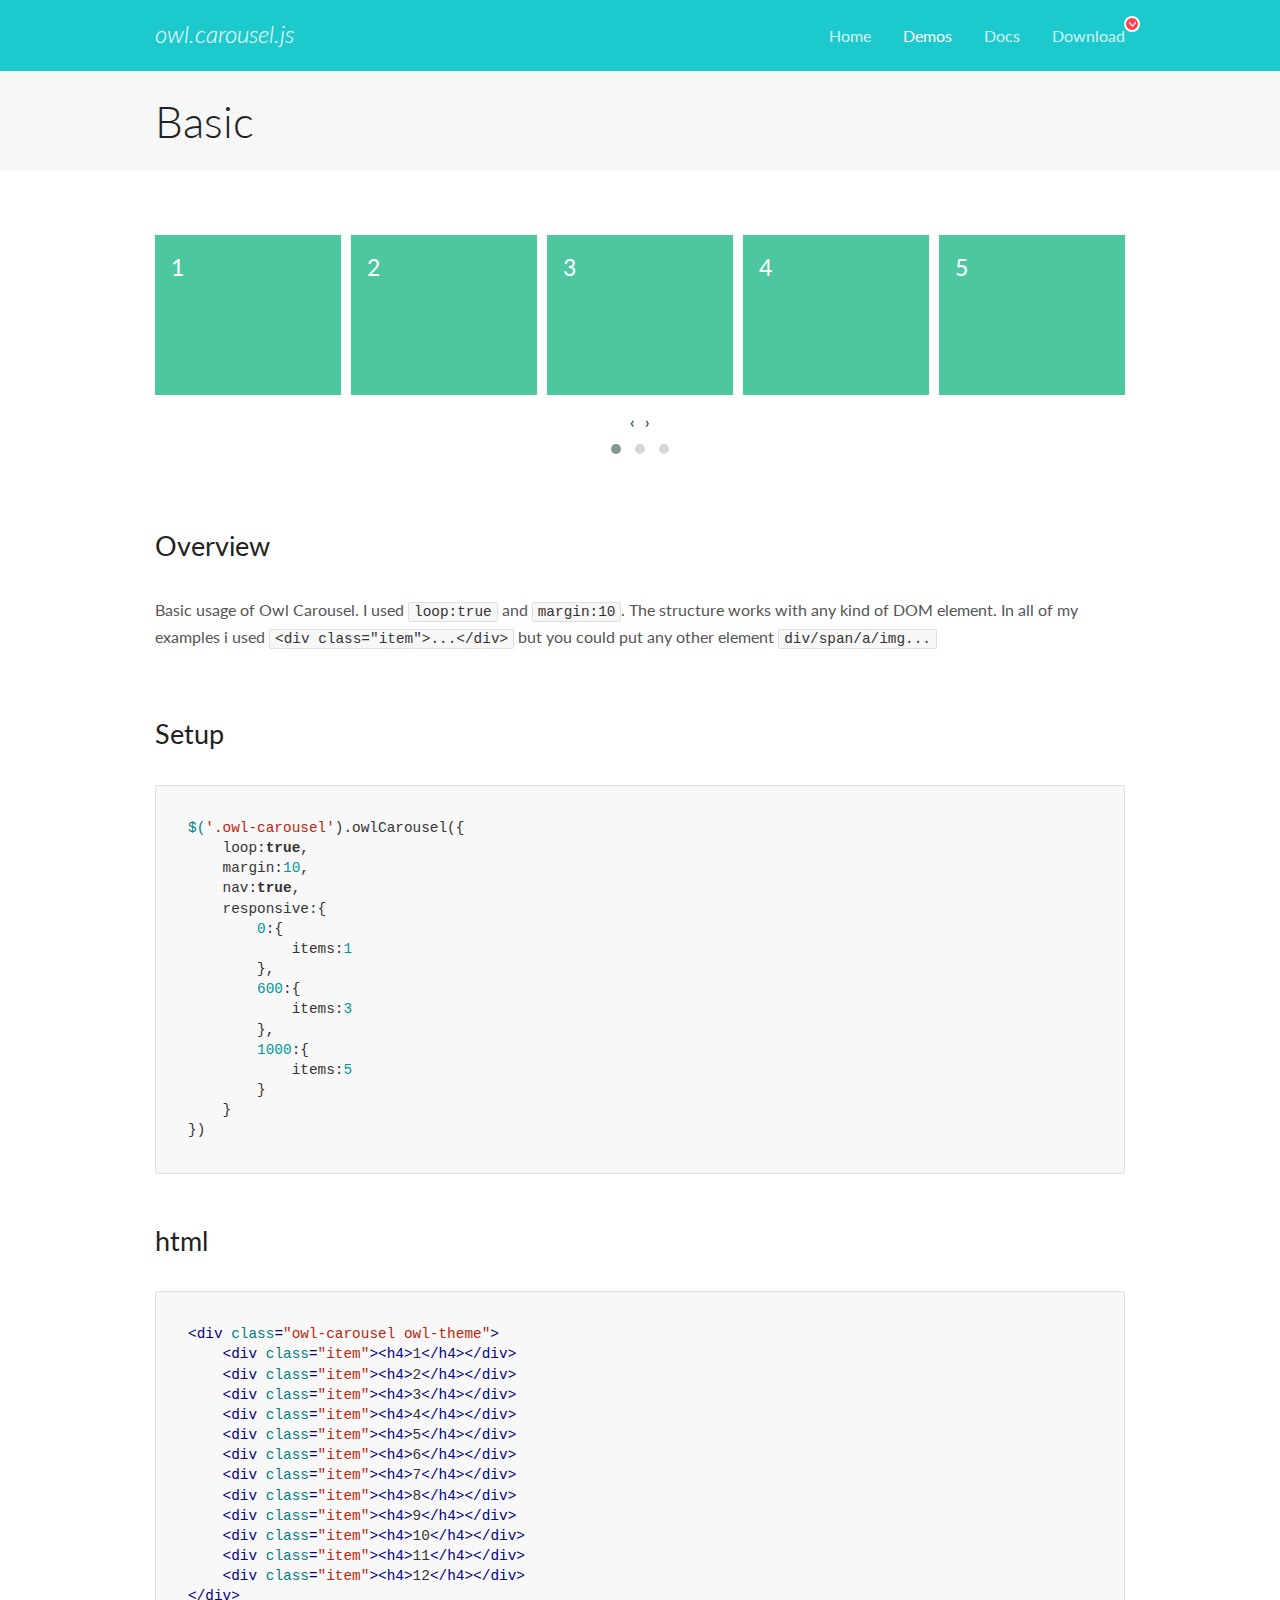
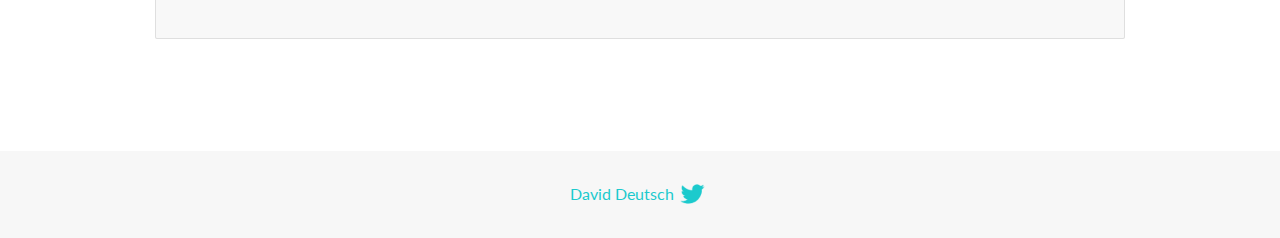
<file: assets/OwlCarousel2-2.3.4/docs/demos/basic.html>
<!DOCTYPE html>
<html lang="en">
  <head>

    <!-- head -->
    <meta charset="utf-8">
    <meta name="msapplication-tap-highlight" content="no" />
    <meta name="viewport" content="width=device-width, initial-scale=1.0" />
    <meta name="description" content="Basic usage demo">
    <meta name="author" content="David Deutsch">
    <title>
      Basic Demo | Owl Carousel | 2.3.4
    </title>

    <!-- Stylesheets -->
    <link href='https://fonts.googleapis.com/css?family=Lato:300,400,700,400italic,300italic' rel='stylesheet' type='text/css'>
    <link rel="stylesheet" href="../assets/css/docs.theme.min.css">

    <!-- Owl Stylesheets -->
    <link rel="stylesheet" href="../assets/owlcarousel/assets/owl.carousel.min.css">
    <link rel="stylesheet" href="../assets/owlcarousel/assets/owl.theme.default.min.css">

    <!-- HTML5 shim and Respond.js IE8 support of HTML5 elements and media queries -->

    <!--[if lt IE 9]>
      <script src="https://oss.maxcdn.com/libs/html5shiv/3.7.0/html5shiv.js"></script>
      <script src="https://oss.maxcdn.com/libs/respond.js/1.3.0/respond.min.js"></script>
    <![endif]-->

    <!-- Favicons -->
    <link rel="apple-touch-icon-precomposed" sizes="144x144" href="../assets/ico/apple-touch-icon-144-precomposed.png">
    <link rel="shortcut icon" href="../assets/ico/favicon.png">
    <link rel="shortcut icon" href="favicon.ico">

    <!-- Yeah i know js should not be in header. Its required for demos.-->

    <!-- javascript -->
    <script src="../assets/vendors/jquery.min.js"></script>
    <script src="../assets/owlcarousel/owl.carousel.js"></script>
  </head>
  <body>

    <!-- header -->
    <header class="header">
      <div class="row">
        <div class="large-12 columns">
          <div class="brand left">
            <h3>
              <a href="/OwlCarousel2/">owl.carousel.js</a> 
            </h3>
          </div>
          <a id="toggle-nav" class="right">
            <span></span> <span></span> <span></span> 
          </a> 
          <div class="nav-bar">
            <ul class="clearfix">
              <li> <a href="/OwlCarousel2/index.html">Home</a>  </li>
              <li class="active">
                <a href="/OwlCarousel2/demos/demos.html">Demos</a> 
              </li>
              <li> <a href="/OwlCarousel2/docs/started-welcome.html">Docs</a>  </li>
              <li>
                <a href="https://github.com/OwlCarousel2/OwlCarousel2/archive/2.3.4.zip">Download</a> 
                <span class="download"></span> 
              </li>
            </ul>
          </div>
        </div>
      </div>
    </header>

    <!-- title -->
    <section class="title">
      <div class="row">
        <div class="large-12 columns">
          <h1>Basic</h1>
        </div>
      </div>
    </section>

    <!--  Demos -->
    <section id="demos">
      <div class="row">
        <div class="large-12 columns">
          <div class="owl-carousel owl-theme">
            <div class="item">
              <h4>1</h4>
            </div>
            <div class="item">
              <h4>2</h4>
            </div>
            <div class="item">
              <h4>3</h4>
            </div>
            <div class="item">
              <h4>4</h4>
            </div>
            <div class="item">
              <h4>5</h4>
            </div>
            <div class="item">
              <h4>6</h4>
            </div>
            <div class="item">
              <h4>7</h4>
            </div>
            <div class="item">
              <h4>8</h4>
            </div>
            <div class="item">
              <h4>9</h4>
            </div>
            <div class="item">
              <h4>10</h4>
            </div>
            <div class="item">
              <h4>11</h4>
            </div>
            <div class="item">
              <h4>12</h4>
            </div>
          </div>
          <h3 id="overview">Overview</h3>
          <p>Basic usage of Owl Carousel. I used <code>loop:true</code> and <code>margin:10</code>. The structure works with any kind of DOM element. In all of my examples i used <code>&lt;div class=&quot;item&quot;&gt;...&lt;/div&gt;</code> but you could
            put any other element <code>div/span/a/img...</code></p>
          <h3 id="setup">Setup</h3>
          <pre><code>$(&#39;.owl-carousel&#39;).owlCarousel({
    loop:true,
    margin:10,
    nav:true,
    responsive:{
        0:{
            items:1
        },
        600:{
            items:3
        },
        1000:{
            items:5
        }
    }
})</code></pre>
          <h3 id="html">html</h3>
          <pre><code>&lt;div class=&quot;owl-carousel owl-theme&quot;&gt;
    &lt;div class=&quot;item&quot;&gt;&lt;h4&gt;1&lt;/h4&gt;&lt;/div&gt;
    &lt;div class=&quot;item&quot;&gt;&lt;h4&gt;2&lt;/h4&gt;&lt;/div&gt;
    &lt;div class=&quot;item&quot;&gt;&lt;h4&gt;3&lt;/h4&gt;&lt;/div&gt;
    &lt;div class=&quot;item&quot;&gt;&lt;h4&gt;4&lt;/h4&gt;&lt;/div&gt;
    &lt;div class=&quot;item&quot;&gt;&lt;h4&gt;5&lt;/h4&gt;&lt;/div&gt;
    &lt;div class=&quot;item&quot;&gt;&lt;h4&gt;6&lt;/h4&gt;&lt;/div&gt;
    &lt;div class=&quot;item&quot;&gt;&lt;h4&gt;7&lt;/h4&gt;&lt;/div&gt;
    &lt;div class=&quot;item&quot;&gt;&lt;h4&gt;8&lt;/h4&gt;&lt;/div&gt;
    &lt;div class=&quot;item&quot;&gt;&lt;h4&gt;9&lt;/h4&gt;&lt;/div&gt;
    &lt;div class=&quot;item&quot;&gt;&lt;h4&gt;10&lt;/h4&gt;&lt;/div&gt;
    &lt;div class=&quot;item&quot;&gt;&lt;h4&gt;11&lt;/h4&gt;&lt;/div&gt;
    &lt;div class=&quot;item&quot;&gt;&lt;h4&gt;12&lt;/h4&gt;&lt;/div&gt;
&lt;/div&gt;</code></pre>
          <script>
            $(document).ready(function() {
              var owl = $('.owl-carousel');
              owl.owlCarousel({
                margin: 10,
                nav: true,
                loop: true,
                responsive: {
                  0: {
                    items: 1
                  },
                  600: {
                    items: 3
                  },
                  1000: {
                    items: 5
                  }
                }
              })
            })
          </script>
        </div>
      </div>
    </section>

    <!-- footer -->
    <footer class="footer">
      <div class="row">
        <div class="large-12 columns">
          <h5>
            <a href="/OwlCarousel2/docs/support-contact.html">David Deutsch</a> 
            <a id="custom-tweet-button" href="https://twitter.com/share?url=https://github.com/OwlCarousel2/OwlCarousel2&text=Owl Carousel - This is so awesome! " target="_blank"></a> 
          </h5>
        </div>
      </div>
    </footer>

    <!-- vendors -->
    <script src="../assets/vendors/highlight.js"></script>
    <script src="../assets/js/app.js"></script>
  </body>
</html>
</file>
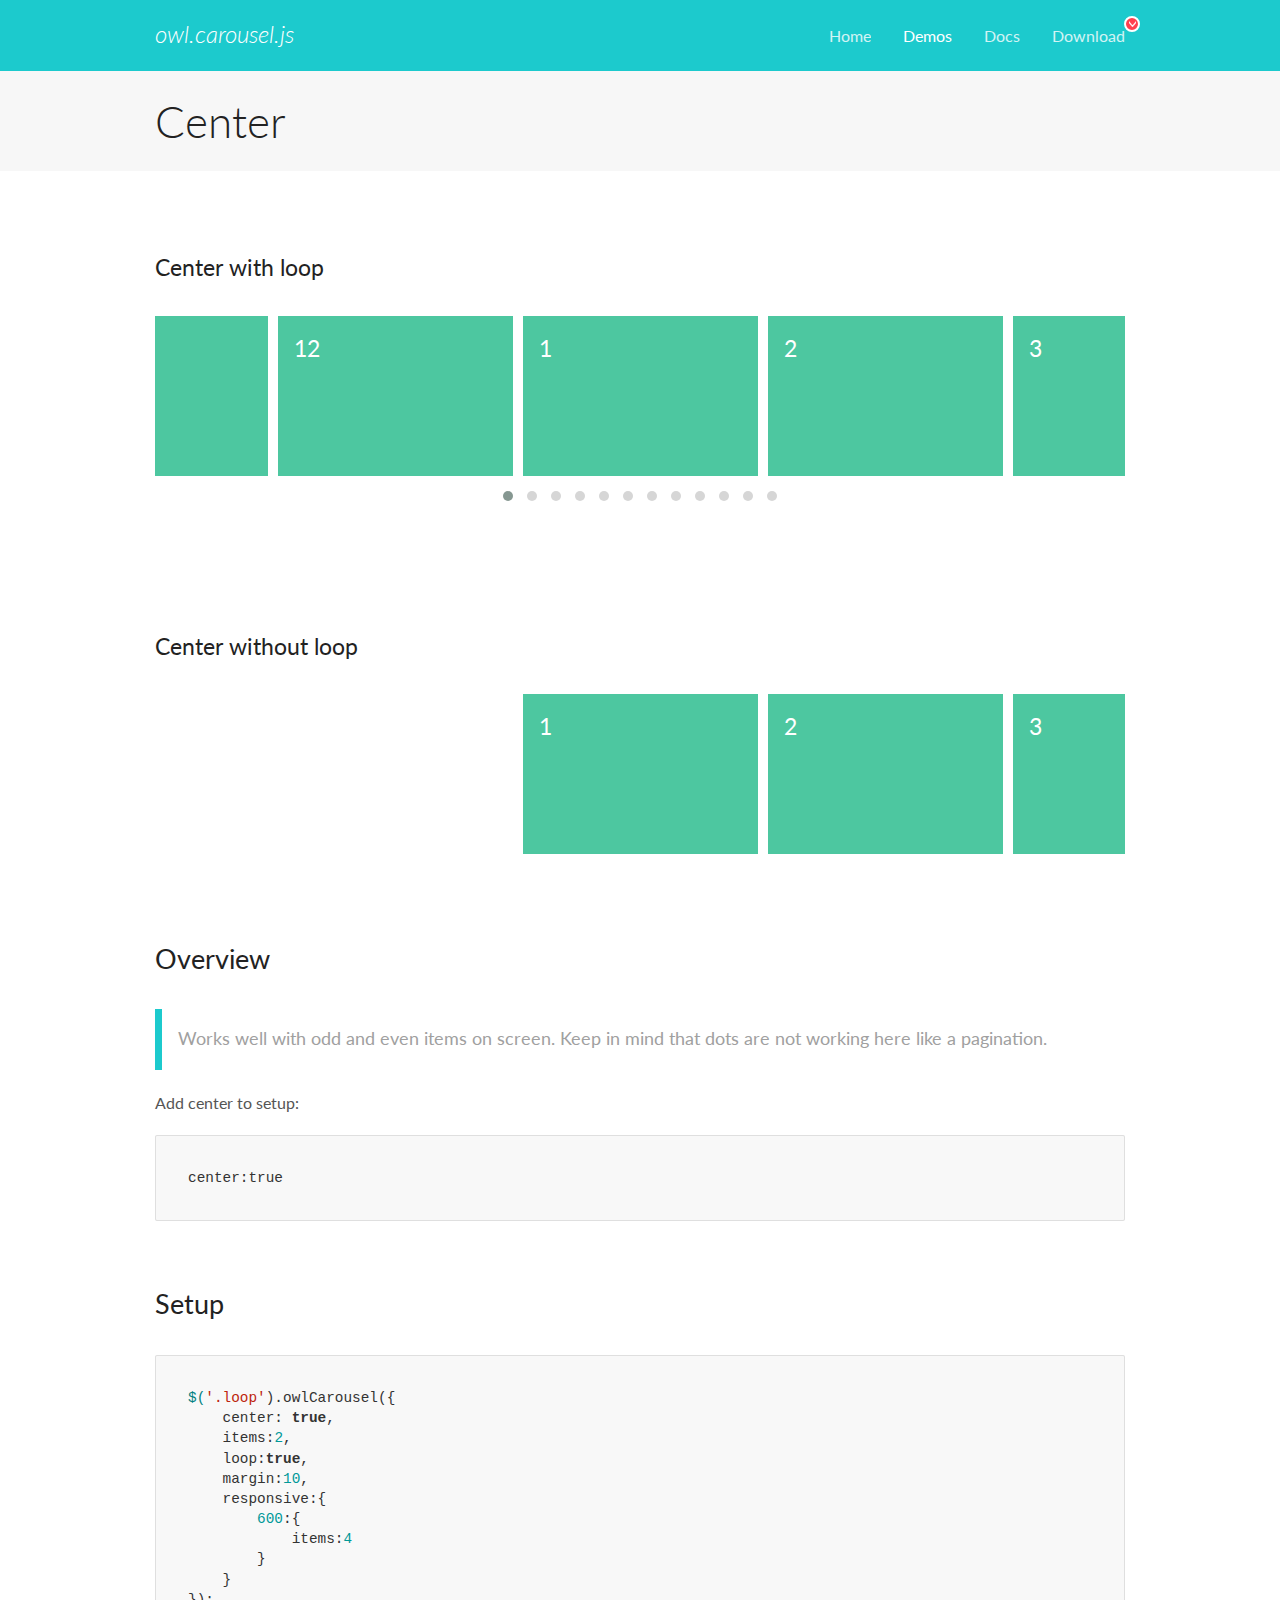
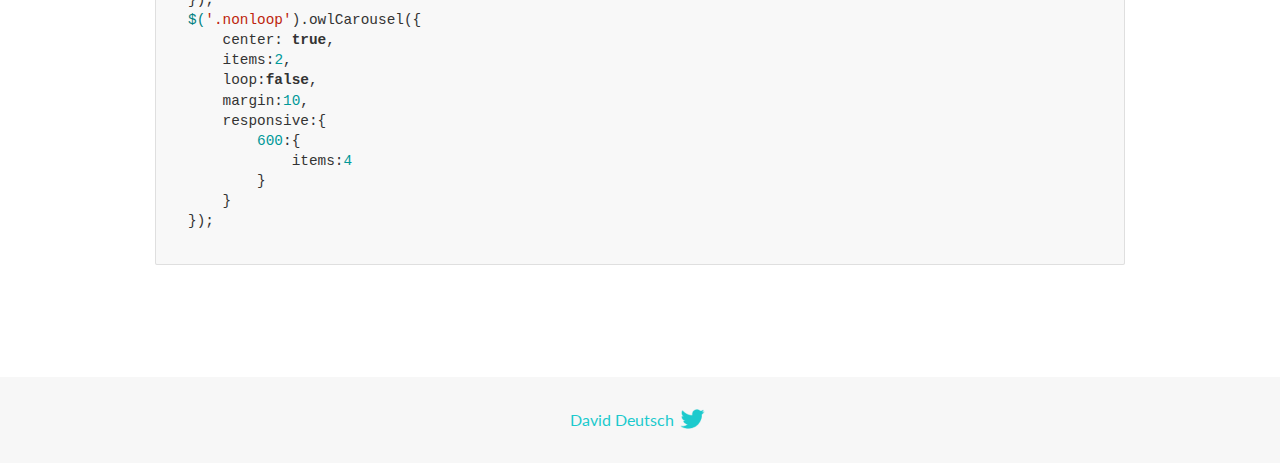
<file: assets/OwlCarousel2-2.3.4/docs/demos/center.html>
<!DOCTYPE html>
<html lang="en">
  <head>

    <!-- head -->
    <meta charset="utf-8">
    <meta name="msapplication-tap-highlight" content="no" />
    <meta name="viewport" content="width=device-width, initial-scale=1.0" />
    <meta name="description" content="Center carousel">
    <meta name="author" content="David Deutsch">
    <title>
      Center Demo | Owl Carousel | 2.3.4
    </title>

    <!-- Stylesheets -->
    <link href='https://fonts.googleapis.com/css?family=Lato:300,400,700,400italic,300italic' rel='stylesheet' type='text/css'>
    <link rel="stylesheet" href="../assets/css/docs.theme.min.css">

    <!-- Owl Stylesheets -->
    <link rel="stylesheet" href="../assets/owlcarousel/assets/owl.carousel.min.css">
    <link rel="stylesheet" href="../assets/owlcarousel/assets/owl.theme.default.min.css">

    <!-- HTML5 shim and Respond.js IE8 support of HTML5 elements and media queries -->

    <!--[if lt IE 9]>
      <script src="https://oss.maxcdn.com/libs/html5shiv/3.7.0/html5shiv.js"></script>
      <script src="https://oss.maxcdn.com/libs/respond.js/1.3.0/respond.min.js"></script>
    <![endif]-->

    <!-- Favicons -->
    <link rel="apple-touch-icon-precomposed" sizes="144x144" href="../assets/ico/apple-touch-icon-144-precomposed.png">
    <link rel="shortcut icon" href="../assets/ico/favicon.png">
    <link rel="shortcut icon" href="favicon.ico">

    <!-- Yeah i know js should not be in header. Its required for demos.-->

    <!-- javascript -->
    <script src="../assets/vendors/jquery.min.js"></script>
    <script src="../assets/owlcarousel/owl.carousel.js"></script>
  </head>
  <body>

    <!-- header -->
    <header class="header">
      <div class="row">
        <div class="large-12 columns">
          <div class="brand left">
            <h3>
              <a href="/OwlCarousel2/">owl.carousel.js</a> 
            </h3>
          </div>
          <a id="toggle-nav" class="right">
            <span></span> <span></span> <span></span> 
          </a> 
          <div class="nav-bar">
            <ul class="clearfix">
              <li> <a href="/OwlCarousel2/index.html">Home</a>  </li>
              <li class="active">
                <a href="/OwlCarousel2/demos/demos.html">Demos</a> 
              </li>
              <li> <a href="/OwlCarousel2/docs/started-welcome.html">Docs</a>  </li>
              <li>
                <a href="https://github.com/OwlCarousel2/OwlCarousel2/archive/2.3.4.zip">Download</a> 
                <span class="download"></span> 
              </li>
            </ul>
          </div>
        </div>
      </div>
    </header>

    <!-- title -->
    <section class="title">
      <div class="row">
        <div class="large-12 columns">
          <h1>Center</h1>
        </div>
      </div>
    </section>

    <!--  Demos -->
    <section id="demos">
      <div class="row">
        <div class="large-12 columns">
          <h4 id="center-with-loop">Center with loop</h4>
          <div class="loop owl-carousel owl-theme">
            <div class="item">
              <h4>1</h4>
            </div>
            <div class="item">
              <h4>2</h4>
            </div>
            <div class="item">
              <h4>3</h4>
            </div>
            <div class="item">
              <h4>4</h4>
            </div>
            <div class="item">
              <h4>5</h4>
            </div>
            <div class="item">
              <h4>6</h4>
            </div>
            <div class="item">
              <h4>7</h4>
            </div>
            <div class="item">
              <h4>8</h4>
            </div>
            <div class="item">
              <h4>9</h4>
            </div>
            <div class="item">
              <h4>10</h4>
            </div>
            <div class="item">
              <h4>11</h4>
            </div>
            <div class="item">
              <h4>12</h4>
            </div>
          </div>
          <br>
          <h4 id="center-without-loop">Center without loop</h4>
          <div class="nonloop owl-carousel">
            <div class="item">
              <h4>1</h4>
            </div>
            <div class="item">
              <h4>2</h4>
            </div>
            <div class="item">
              <h4>3</h4>
            </div>
            <div class="item">
              <h4>4</h4>
            </div>
            <div class="item">
              <h4>5</h4>
            </div>
            <div class="item">
              <h4>6</h4>
            </div>
            <div class="item">
              <h4>7</h4>
            </div>
            <div class="item">
              <h4>8</h4>
            </div>
            <div class="item">
              <h4>9</h4>
            </div>
            <div class="item">
              <h4>10</h4>
            </div>
            <div class="item">
              <h4>11</h4>
            </div>
            <div class="item">
              <h4>12</h4>
            </div>
          </div>
          <h3 id="overview">Overview</h3>
          <blockquote>
            <p>Works well with odd and even items on screen. Keep in mind that dots are not working here like a pagination.</p>
          </blockquote>
          <p>Add center to setup:</p>
          <pre><code>center:true</code></pre>
          <h3 id="setup">Setup</h3>
          <pre><code>$(&#39;.loop&#39;).owlCarousel({
    center: true,
    items:2,
    loop:true,
    margin:10,
    responsive:{
        600:{
            items:4
        }
    }
});
$(&#39;.nonloop&#39;).owlCarousel({
    center: true,
    items:2,
    loop:false,
    margin:10,
    responsive:{
        600:{
            items:4
        }
    }
});</code></pre>
          <script>
            jQuery(document).ready(function($) {
              $('.loop').owlCarousel({
                center: true,
                items: 2,
                loop: true,
                margin: 10,
                responsive: {
                  600: {
                    items: 4
                  }
                }
              });
              $('.nonloop').owlCarousel({
                center: true,
                items: 2,
                loop: false,
                margin: 10,
                responsive: {
                  600: {
                    items: 4
                  }
                }
              });
            });
          </script>
        </div>
      </div>
    </section>

    <!-- footer -->
    <footer class="footer">
      <div class="row">
        <div class="large-12 columns">
          <h5>
            <a href="/OwlCarousel2/docs/support-contact.html">David Deutsch</a> 
            <a id="custom-tweet-button" href="https://twitter.com/share?url=https://github.com/OwlCarousel2/OwlCarousel2&text=Owl Carousel - This is so awesome! " target="_blank"></a> 
          </h5>
        </div>
      </div>
    </footer>

    <!-- vendors -->
    <script src="../assets/vendors/highlight.js"></script>
    <script src="../assets/js/app.js"></script>
  </body>
</html>
</file>
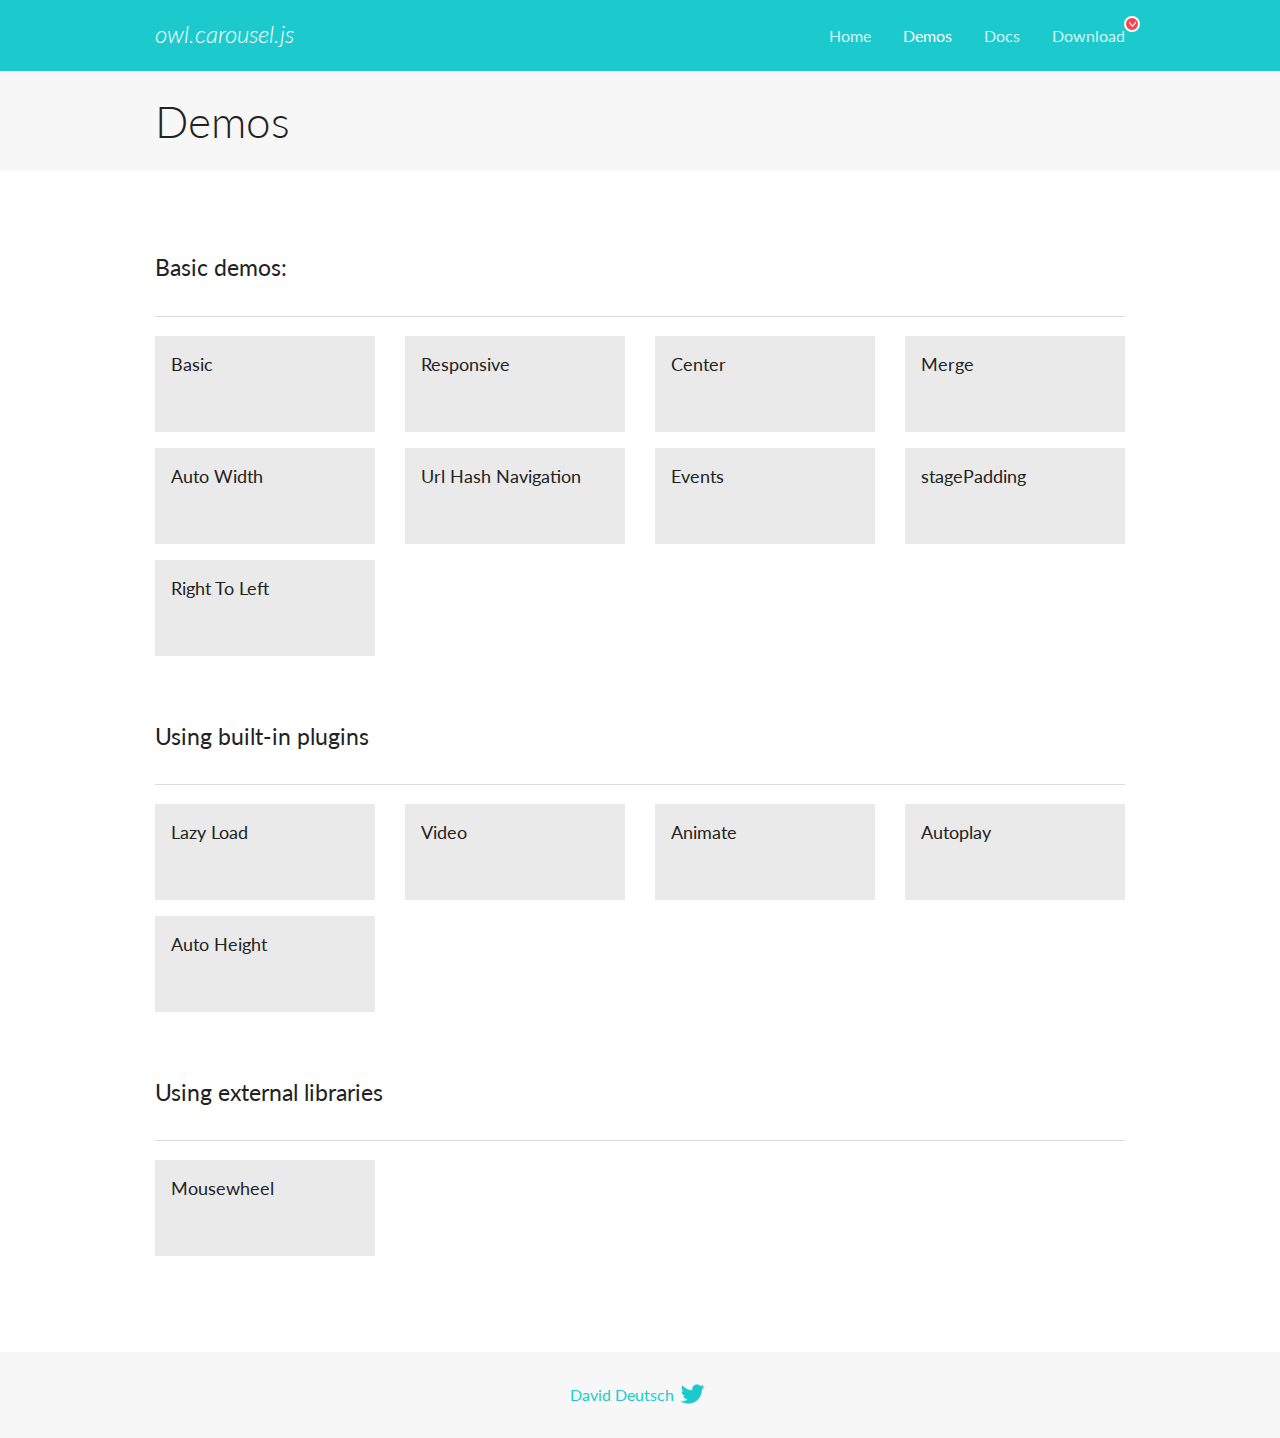
<file: assets/OwlCarousel2-2.3.4/docs/demos/demos.html>
<!DOCTYPE html>
<html lang="en">
  <head>

    <!-- head -->
    <meta charset="utf-8">
    <meta name="msapplication-tap-highlight" content="no" />
    <meta name="viewport" content="width=device-width, initial-scale=1.0" />
    <meta name="description" content="A list of Owl Carousel examples.">
    <meta name="author" content="David Deutsch">
    <title>
      Demos | Owl Carousel | 2.3.4
    </title>

    <!-- Stylesheets -->
    <link href='https://fonts.googleapis.com/css?family=Lato:300,400,700,400italic,300italic' rel='stylesheet' type='text/css'>
    <link rel="stylesheet" href="../assets/css/docs.theme.min.css">

    <!-- Owl Stylesheets -->
    <link rel="stylesheet" href="../assets/owlcarousel/assets/owl.carousel.min.css">
    <link rel="stylesheet" href="../assets/owlcarousel/assets/owl.theme.default.min.css">

    <!-- HTML5 shim and Respond.js IE8 support of HTML5 elements and media queries -->

    <!--[if lt IE 9]>
      <script src="https://oss.maxcdn.com/libs/html5shiv/3.7.0/html5shiv.js"></script>
      <script src="https://oss.maxcdn.com/libs/respond.js/1.3.0/respond.min.js"></script>
    <![endif]-->

    <!-- Favicons -->
    <link rel="apple-touch-icon-precomposed" sizes="144x144" href="../assets/ico/apple-touch-icon-144-precomposed.png">
    <link rel="shortcut icon" href="../assets/ico/favicon.png">
    <link rel="shortcut icon" href="favicon.ico">

    <!-- Yeah i know js should not be in header. Its required for demos.-->

    <!-- javascript -->
    <script src="../assets/vendors/jquery.min.js"></script>
    <script src="../assets/owlcarousel/owl.carousel.js"></script>
  </head>
  <body>

    <!-- header -->
    <header class="header">
      <div class="row">
        <div class="large-12 columns">
          <div class="brand left">
            <h3>
              <a href="/OwlCarousel2/">owl.carousel.js</a> 
            </h3>
          </div>
          <a id="toggle-nav" class="right">
            <span></span> <span></span> <span></span> 
          </a> 
          <div class="nav-bar">
            <ul class="clearfix">
              <li> <a href="/OwlCarousel2/index.html">Home</a>  </li>
              <li class="active">
                <a href="/OwlCarousel2/demos/demos.html">Demos</a> 
              </li>
              <li> <a href="/OwlCarousel2/docs/started-welcome.html">Docs</a>  </li>
              <li>
                <a href="https://github.com/OwlCarousel2/OwlCarousel2/archive/2.3.4.zip">Download</a> 
                <span class="download"></span> 
              </li>
            </ul>
          </div>
        </div>
      </div>
    </header>

    <!-- title -->
    <section class="title">
      <div class="row">
        <div class="large-12 columns">
          <h1>Demos</h1>
        </div>
      </div>
    </section>

    <!--  Demos -->
    <section id="demos">
      <div class="row">
        <div class="large-12 columns">
          <h4 id="basic-demos-">Basic demos:</h4>
          <hr>
          <div class="demo-list">
            <div class="row">
              <div class="small-6 medium-4 large-3 columns">
                <a href="basic.html" class="demo-block">
                  <h5>Basic </h5>
                </a> 
              </div>
              <div class="small-6 medium-4 large-3 columns">
                <a href="responsive.html" class="demo-block">
                  <h5>Responsive </h5>
                </a> 
              </div>
              <div class="small-6 medium-4 large-3 columns">
                <a href="center.html" class="demo-block">
                  <h5>Center </h5>
                </a> 
              </div>
              <div class="small-6 medium-4 large-3 columns">
                <a href="merge.html" class="demo-block">
                  <h5>Merge </h5>
                </a> 
              </div>
              <div class="small-6 medium-4 large-3 columns">
                <a href="autowidth.html" class="demo-block">
                  <h5>Auto Width </h5>
                </a> 
              </div>
              <div class="small-6 medium-4 large-3 columns">
                <a href="urlhashnav.html" class="demo-block">
                  <h5>Url Hash Navigation </h5>
                </a> 
              </div>
              <div class="small-6 medium-4 large-3 columns">
                <a href="events.html" class="demo-block">
                  <h5>Events </h5>
                </a> 
              </div>
              <div class="small-6 medium-4 large-3 columns">
                <a href="stagepadding.html" class="demo-block">
                  <h5>stagePadding </h5>
                </a> 
              </div>
              <div class="small-6 medium-4 large-3 columns">
                <a href="rtl.html" class="demo-block">
                  <h5>Right To Left </h5>
                </a> 
              </div>
            </div>
          </div>
          <h4 id="using-built-in-plugins">Using built-in plugins</h4>
          <hr>
          <div class="demo-list">
            <div class="row">
              <div class="small-6 medium-4 large-3 columns">
                <a href="lazyLoad.html" class="demo-block">
                  <h5>Lazy Load </h5>
                </a> 
              </div>
              <div class="small-6 medium-4 large-3 columns">
                <a href="video.html" class="demo-block">
                  <h5>Video </h5>
                </a> 
              </div>
              <div class="small-6 medium-4 large-3 columns">
                <a href="animate.html" class="demo-block">
                  <h5>Animate </h5>
                </a> 
              </div>
              <div class="small-6 medium-4 large-3 columns">
                <a href="autoplay.html" class="demo-block">
                  <h5>Autoplay </h5>
                </a> 
              </div>
              <div class="small-6 medium-4 large-3 columns">
                <a href="autoheight.html" class="demo-block">
                  <h5>Auto Height </h5>
                </a> 
              </div>
            </div>
          </div>
          <h4 id="using-external-libraries">Using external libraries</h4>
          <hr>
          <div class="demo-list">
            <div class="row">
              <div class="small-6 medium-4 large-3 columns">
                <a href="mousewheel.html" class="demo-block">
                  <h5>Mousewheel </h5>
                </a> 
              </div>
            </div>
          </div>
        </div>
      </div>
    </section>

    <!-- footer -->
    <footer class="footer">
      <div class="row">
        <div class="large-12 columns">
          <h5>
            <a href="/OwlCarousel2/docs/support-contact.html">David Deutsch</a> 
            <a id="custom-tweet-button" href="https://twitter.com/share?url=https://github.com/OwlCarousel2/OwlCarousel2&text=Owl Carousel - This is so awesome! " target="_blank"></a> 
          </h5>
        </div>
      </div>
    </footer>

    <!-- vendors -->
    <script src="../assets/vendors/highlight.js"></script>
    <script src="../assets/js/app.js"></script>
  </body>
</html>
</file>
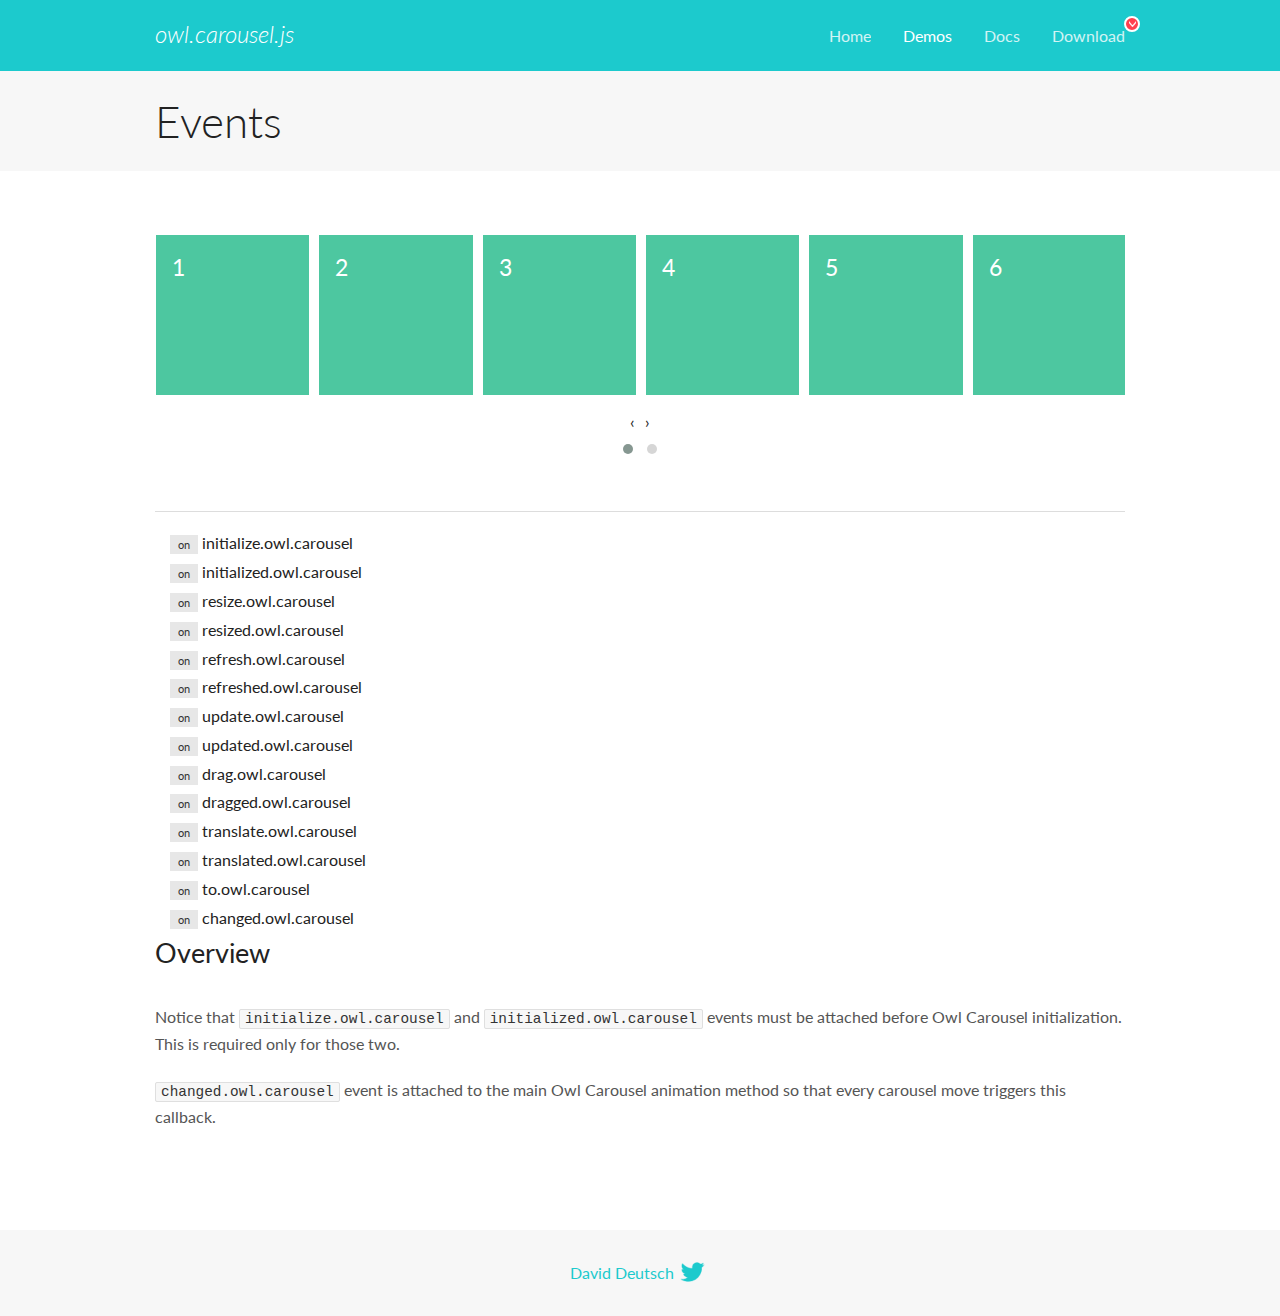
<file: assets/OwlCarousel2-2.3.4/docs/demos/events.html>
<!DOCTYPE html>
<html lang="en">
  <head>

    <!-- head -->
    <meta charset="utf-8">
    <meta name="msapplication-tap-highlight" content="no" />
    <meta name="viewport" content="width=device-width, initial-scale=1.0" />
    <meta name="description" content="Events usage demo">
    <meta name="author" content="David Deutsch">
    <title>
      Events Demo | Owl Carousel | 2.3.4
    </title>

    <!-- Stylesheets -->
    <link href='https://fonts.googleapis.com/css?family=Lato:300,400,700,400italic,300italic' rel='stylesheet' type='text/css'>
    <link rel="stylesheet" href="../assets/css/docs.theme.min.css">

    <!-- Owl Stylesheets -->
    <link rel="stylesheet" href="../assets/owlcarousel/assets/owl.carousel.min.css">
    <link rel="stylesheet" href="../assets/owlcarousel/assets/owl.theme.default.min.css">

    <!-- HTML5 shim and Respond.js IE8 support of HTML5 elements and media queries -->

    <!--[if lt IE 9]>
      <script src="https://oss.maxcdn.com/libs/html5shiv/3.7.0/html5shiv.js"></script>
      <script src="https://oss.maxcdn.com/libs/respond.js/1.3.0/respond.min.js"></script>
    <![endif]-->

    <!-- Favicons -->
    <link rel="apple-touch-icon-precomposed" sizes="144x144" href="../assets/ico/apple-touch-icon-144-precomposed.png">
    <link rel="shortcut icon" href="../assets/ico/favicon.png">
    <link rel="shortcut icon" href="favicon.ico">

    <!-- Yeah i know js should not be in header. Its required for demos.-->

    <!-- javascript -->
    <script src="../assets/vendors/jquery.min.js"></script>
    <script src="../assets/owlcarousel/owl.carousel.js"></script>
  </head>
  <body>

    <!-- header -->
    <header class="header">
      <div class="row">
        <div class="large-12 columns">
          <div class="brand left">
            <h3>
              <a href="/OwlCarousel2/">owl.carousel.js</a> 
            </h3>
          </div>
          <a id="toggle-nav" class="right">
            <span></span> <span></span> <span></span> 
          </a> 
          <div class="nav-bar">
            <ul class="clearfix">
              <li> <a href="/OwlCarousel2/index.html">Home</a>  </li>
              <li class="active">
                <a href="/OwlCarousel2/demos/demos.html">Demos</a> 
              </li>
              <li> <a href="/OwlCarousel2/docs/started-welcome.html">Docs</a>  </li>
              <li>
                <a href="https://github.com/OwlCarousel2/OwlCarousel2/archive/2.3.4.zip">Download</a> 
                <span class="download"></span> 
              </li>
            </ul>
          </div>
        </div>
      </div>
    </header>

    <!-- title -->
    <section class="title">
      <div class="row">
        <div class="large-12 columns">
          <h1>Events</h1>
        </div>
      </div>
    </section>

    <!--  Demos -->
    <section id="demos">
      <div class="row">
        <div class="large-12 columns">
          <div class="owl-carousel owl-theme">
            <div class="item">
              <h4>1</h4>
            </div>
            <div class="item">
              <h4>2</h4>
            </div>
            <div class="item">
              <h4>3</h4>
            </div>
            <div class="item">
              <h4>4</h4>
            </div>
            <div class="item">
              <h4>5</h4>
            </div>
            <div class="item">
              <h4>6</h4>
            </div>
            <div class="item">
              <h4>7</h4>
            </div>
            <div class="item">
              <h4>8</h4>
            </div>
            <div class="item">
              <h4>9</h4>
            </div>
            <div class="item">
              <h4>10</h4>
            </div>
            <div class="item">
              <h4>11</h4>
            </div>
            <div class="item">
              <h4>12</h4>
            </div>
          </div>
          <hr>
          <div class="large-12 columns callbacks">
            <div><span class="label secondary initialize">on</span>  initialize.owl.carousel </div>
            <div><span class="label secondary initialized">on</span>  initialized.owl.carousel </div>
            <div><span class="label secondary resize">on</span>  resize.owl.carousel </div>
            <div><span class="label secondary resized">on</span>  resized.owl.carousel </div>
            <div><span class="label secondary refresh">on</span>  refresh.owl.carousel </div>
            <div><span class="label secondary refreshed">on</span>  refreshed.owl.carousel </div>
            <div><span class="label secondary update">on</span>  update.owl.carousel </div>
            <div><span class="label secondary updated">on</span>  updated.owl.carousel </div>
            <div><span class="label secondary drag">on</span>  drag.owl.carousel </div>
            <div><span class="label secondary dragged">on</span>  dragged.owl.carousel </div>
            <div><span class="label secondary translate">on</span>  translate.owl.carousel </div>
            <div><span class="label secondary translated">on</span>  translated.owl.carousel </div>
            <div><span class="label secondary to">on</span>  to.owl.carousel </div>
            <div><span class="label secondary changed">on</span>  changed.owl.carousel </div>
          </div>
          <h3 id="overview">Overview</h3>
          <p>Notice that <code>initialize.owl.carousel</code> and <code>initialized.owl.carousel</code> events must be attached before Owl Carousel initialization. This is required only for those two.</p>
          <p><code>changed.owl.carousel</code> event is attached to the main Owl Carousel animation method so that every carousel move triggers this callback.</p>
          <script>
            jQuery(document).ready(function($) {
              var owl = $('.owl-carousel');
              owl.on('initialize.owl.carousel initialized.owl.carousel ' +
                'initialize.owl.carousel initialize.owl.carousel ' +
                'resize.owl.carousel resized.owl.carousel ' +
                'refresh.owl.carousel refreshed.owl.carousel ' +
                'update.owl.carousel updated.owl.carousel ' +
                'drag.owl.carousel dragged.owl.carousel ' +
                'translate.owl.carousel translated.owl.carousel ' +
                'to.owl.carousel changed.owl.carousel',
                function(e) {
                  $('.' + e.type)
                    .removeClass('secondary')
                    .addClass('success');
                  window.setTimeout(function() {
                    $('.' + e.type)
                      .removeClass('success')
                      .addClass('secondary');
                  }, 500);
                });
              owl.owlCarousel({
                loop: true,
                nav: true,
                lazyLoad: true,
                margin: 10,
                video: true,
                responsive: {
                  0: {
                    items: 1
                  },
                  600: {
                    items: 3
                  },
                  960: {
                    items: 5,
                  },
                  1200: {
                    items: 6
                  }
                }
              });
            });
          </script>
        </div>
      </div>
    </section>

    <!-- footer -->
    <footer class="footer">
      <div class="row">
        <div class="large-12 columns">
          <h5>
            <a href="/OwlCarousel2/docs/support-contact.html">David Deutsch</a> 
            <a id="custom-tweet-button" href="https://twitter.com/share?url=https://github.com/OwlCarousel2/OwlCarousel2&text=Owl Carousel - This is so awesome! " target="_blank"></a> 
          </h5>
        </div>
      </div>
    </footer>

    <!-- vendors -->
    <script src="../assets/vendors/highlight.js"></script>
    <script src="../assets/js/app.js"></script>
  </body>
</html>
</file>
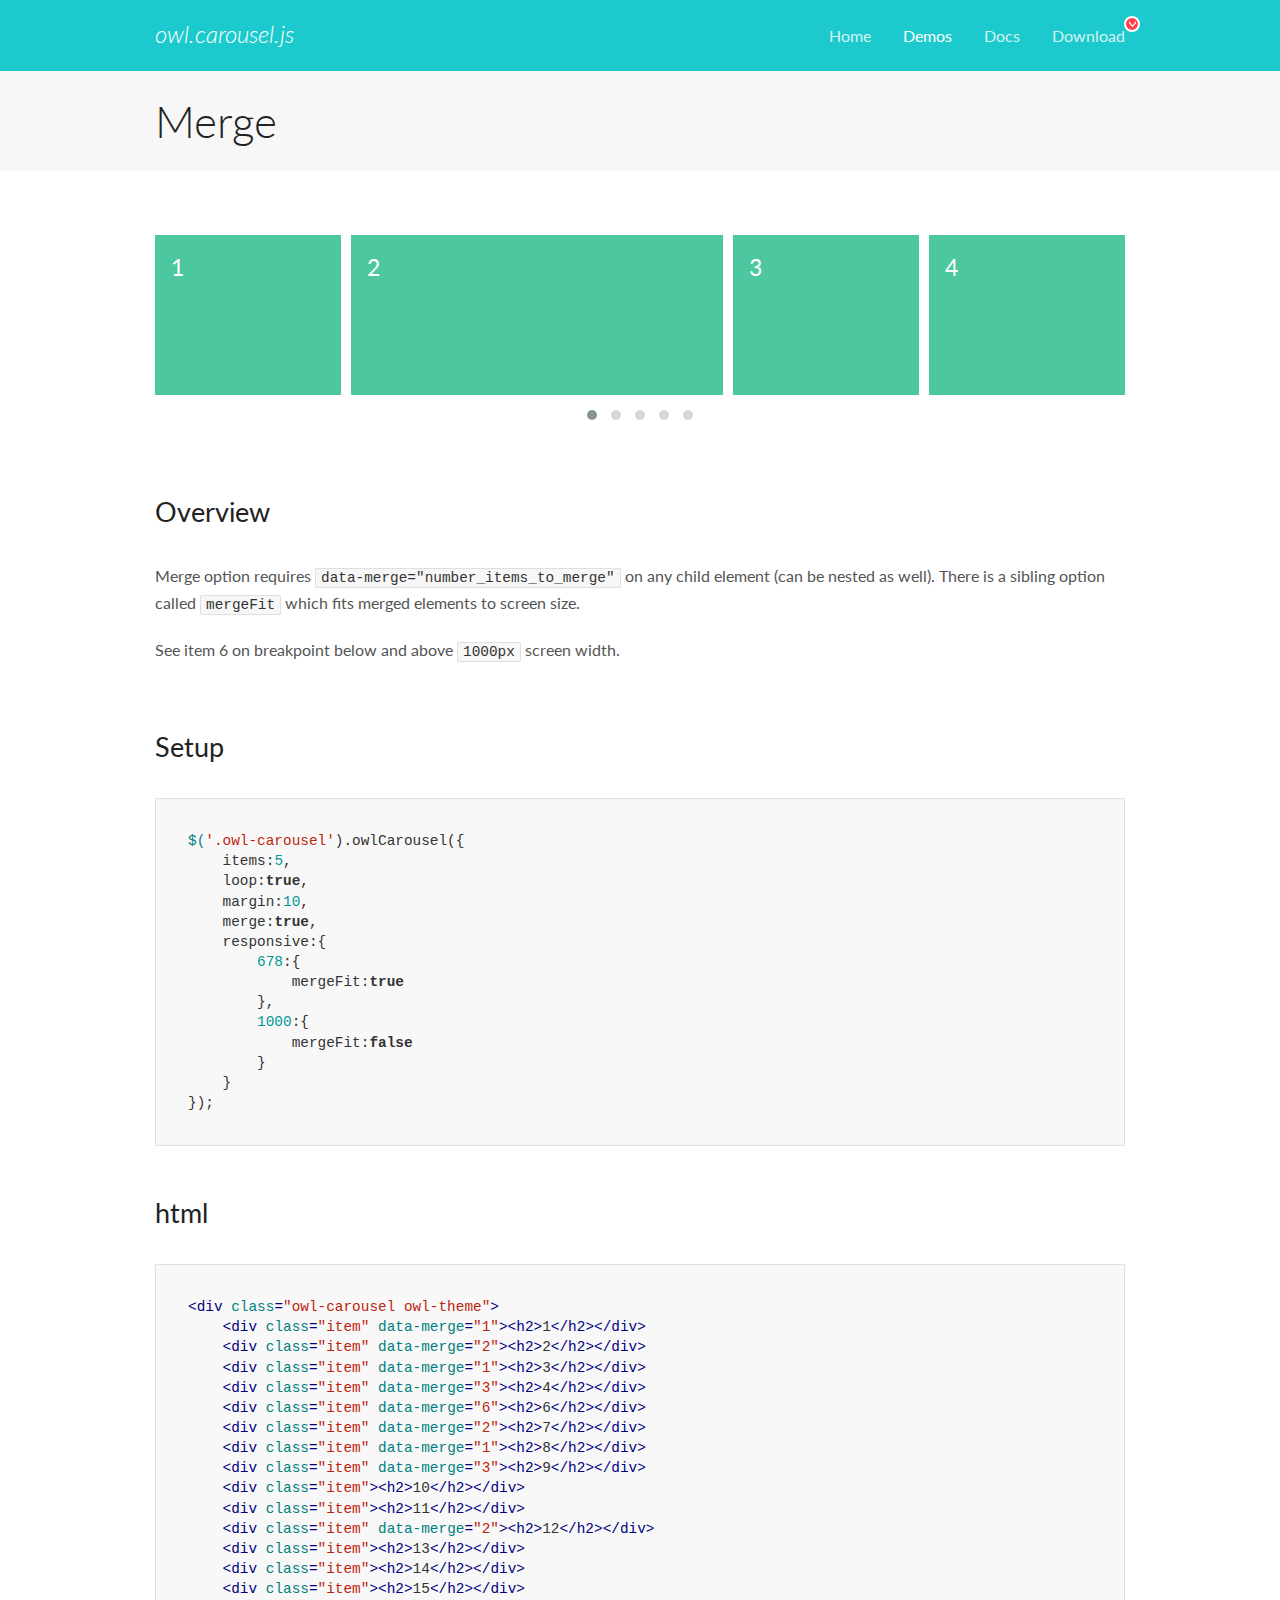
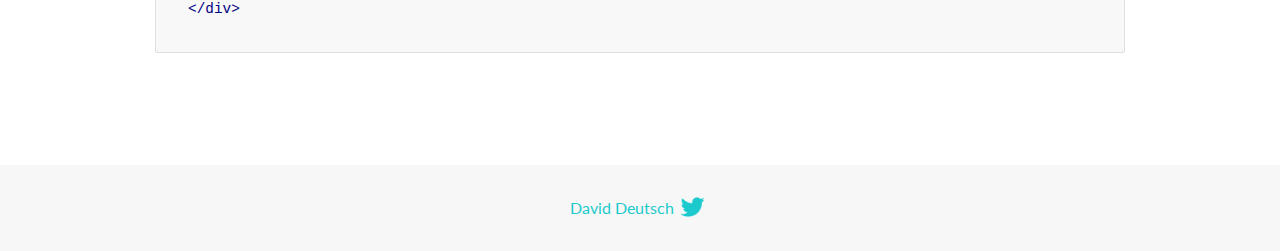
<file: assets/OwlCarousel2-2.3.4/docs/demos/merge.html>
<!DOCTYPE html>
<html lang="en">
  <head>

    <!-- head -->
    <meta charset="utf-8">
    <meta name="msapplication-tap-highlight" content="no" />
    <meta name="viewport" content="width=device-width, initial-scale=1.0" />
    <meta name="description" content="Merge Items">
    <meta name="author" content="David Deutsch">
    <title>
      Merge Demo | Owl Carousel | 2.3.4
    </title>

    <!-- Stylesheets -->
    <link href='https://fonts.googleapis.com/css?family=Lato:300,400,700,400italic,300italic' rel='stylesheet' type='text/css'>
    <link rel="stylesheet" href="../assets/css/docs.theme.min.css">

    <!-- Owl Stylesheets -->
    <link rel="stylesheet" href="../assets/owlcarousel/assets/owl.carousel.min.css">
    <link rel="stylesheet" href="../assets/owlcarousel/assets/owl.theme.default.min.css">

    <!-- HTML5 shim and Respond.js IE8 support of HTML5 elements and media queries -->

    <!--[if lt IE 9]>
      <script src="https://oss.maxcdn.com/libs/html5shiv/3.7.0/html5shiv.js"></script>
      <script src="https://oss.maxcdn.com/libs/respond.js/1.3.0/respond.min.js"></script>
    <![endif]-->

    <!-- Favicons -->
    <link rel="apple-touch-icon-precomposed" sizes="144x144" href="../assets/ico/apple-touch-icon-144-precomposed.png">
    <link rel="shortcut icon" href="../assets/ico/favicon.png">
    <link rel="shortcut icon" href="favicon.ico">

    <!-- Yeah i know js should not be in header. Its required for demos.-->

    <!-- javascript -->
    <script src="../assets/vendors/jquery.min.js"></script>
    <script src="../assets/owlcarousel/owl.carousel.js"></script>
  </head>
  <body>

    <!-- header -->
    <header class="header">
      <div class="row">
        <div class="large-12 columns">
          <div class="brand left">
            <h3>
              <a href="/OwlCarousel2/">owl.carousel.js</a> 
            </h3>
          </div>
          <a id="toggle-nav" class="right">
            <span></span> <span></span> <span></span> 
          </a> 
          <div class="nav-bar">
            <ul class="clearfix">
              <li> <a href="/OwlCarousel2/index.html">Home</a>  </li>
              <li class="active">
                <a href="/OwlCarousel2/demos/demos.html">Demos</a> 
              </li>
              <li> <a href="/OwlCarousel2/docs/started-welcome.html">Docs</a>  </li>
              <li>
                <a href="https://github.com/OwlCarousel2/OwlCarousel2/archive/2.3.4.zip">Download</a> 
                <span class="download"></span> 
              </li>
            </ul>
          </div>
        </div>
      </div>
    </header>

    <!-- title -->
    <section class="title">
      <div class="row">
        <div class="large-12 columns">
          <h1>Merge</h1>
        </div>
      </div>
    </section>

    <!--  Demos -->
    <section id="demos">
      <div class="row">
        <div class="large-12 columns">
          <div class="owl-carousel owl-theme">
            <div class="item" data-merge="1">
              <h4>1</h4>
            </div>
            <div class="item" data-merge="2">
              <h4>2</h4>
            </div>
            <div class="item" data-merge="1">
              <h4>3</h4>
            </div>
            <div class="item" data-merge="3">
              <h4>4</h4>
            </div>
            <div class="item" data-merge="6">
              <h4>6</h4>
            </div>
            <div class="item" data-merge="2">
              <h4>7</h4>
            </div>
            <div class="item" data-merge="1">
              <h4>8</h4>
            </div>
            <div class="item" data-merge="3">
              <h4>9</h4>
            </div>
            <div class="item">
              <h4>10</h4>
            </div>
            <div class="item">
              <h4>11</h4>
            </div>
            <div class="item" data-merge="2">
              <h4>12</h4>
            </div>
            <div class="item">
              <h4>13</h4>
            </div>
            <div class="item">
              <h4>14</h4>
            </div>
            <div class="item">
              <h4>15</h4>
            </div>
          </div>
          <h3 id="overview">Overview</h3>
          <p>Merge option requires <code>data-merge=&quot;number_items_to_merge&quot;</code> on any child element (can be nested as well). There is a sibling option called <code>mergeFit</code> which fits merged elements to screen size. </p>
          <p>See item 6 on breakpoint below and above <code>1000px</code> screen width.</p>
          <h3 id="setup">Setup</h3>
          <pre><code>$(&#39;.owl-carousel&#39;).owlCarousel({
    items:5,
    loop:true,
    margin:10,
    merge:true,
    responsive:{
        678:{
            mergeFit:true
        },
        1000:{
            mergeFit:false
        }
    }
});</code></pre>
          <h3 id="html">html</h3>
          <pre><code>&lt;div class=&quot;owl-carousel owl-theme&quot;&gt;
    &lt;div class=&quot;item&quot; data-merge=&quot;1&quot;&gt;&lt;h2&gt;1&lt;/h2&gt;&lt;/div&gt;
    &lt;div class=&quot;item&quot; data-merge=&quot;2&quot;&gt;&lt;h2&gt;2&lt;/h2&gt;&lt;/div&gt;
    &lt;div class=&quot;item&quot; data-merge=&quot;1&quot;&gt;&lt;h2&gt;3&lt;/h2&gt;&lt;/div&gt;
    &lt;div class=&quot;item&quot; data-merge=&quot;3&quot;&gt;&lt;h2&gt;4&lt;/h2&gt;&lt;/div&gt;
    &lt;div class=&quot;item&quot; data-merge=&quot;6&quot;&gt;&lt;h2&gt;6&lt;/h2&gt;&lt;/div&gt;
    &lt;div class=&quot;item&quot; data-merge=&quot;2&quot;&gt;&lt;h2&gt;7&lt;/h2&gt;&lt;/div&gt;
    &lt;div class=&quot;item&quot; data-merge=&quot;1&quot;&gt;&lt;h2&gt;8&lt;/h2&gt;&lt;/div&gt;
    &lt;div class=&quot;item&quot; data-merge=&quot;3&quot;&gt;&lt;h2&gt;9&lt;/h2&gt;&lt;/div&gt;
    &lt;div class=&quot;item&quot;&gt;&lt;h2&gt;10&lt;/h2&gt;&lt;/div&gt;
    &lt;div class=&quot;item&quot;&gt;&lt;h2&gt;11&lt;/h2&gt;&lt;/div&gt;
    &lt;div class=&quot;item&quot; data-merge=&quot;2&quot;&gt;&lt;h2&gt;12&lt;/h2&gt;&lt;/div&gt;
    &lt;div class=&quot;item&quot;&gt;&lt;h2&gt;13&lt;/h2&gt;&lt;/div&gt;
    &lt;div class=&quot;item&quot;&gt;&lt;h2&gt;14&lt;/h2&gt;&lt;/div&gt;
    &lt;div class=&quot;item&quot;&gt;&lt;h2&gt;15&lt;/h2&gt;&lt;/div&gt;
&lt;/div&gt;</code></pre>
          <script>
            $(document).ready(function() {
              $('.owl-carousel').owlCarousel({
                items: 5,
                loop: true,
                margin: 10,
                merge: true,
                responsive: {
                  678: {
                    mergeFit: true
                  },
                  1000: {
                    mergeFit: false
                  }
                }
              });
            })
          </script>
        </div>
      </div>
    </section>

    <!-- footer -->
    <footer class="footer">
      <div class="row">
        <div class="large-12 columns">
          <h5>
            <a href="/OwlCarousel2/docs/support-contact.html">David Deutsch</a> 
            <a id="custom-tweet-button" href="https://twitter.com/share?url=https://github.com/OwlCarousel2/OwlCarousel2&text=Owl Carousel - This is so awesome! " target="_blank"></a> 
          </h5>
        </div>
      </div>
    </footer>

    <!-- vendors -->
    <script src="../assets/vendors/highlight.js"></script>
    <script src="../assets/js/app.js"></script>
  </body>
</html>
</file>
<file: assets/css/basic.css>
:root {
  --navbar-height: 60px;
}
* {
  margin: 0;
  padding: 0;
  box-sizing: border-box;
}
html,
body {
  font-family: "Roboto", sans-serif;
  scroll-behavior: smooth;
}
/* can chinh */
.fullsize {
  flex: 0 0 auto;
  width: 90%;
  margin: 0 auto;
}
.ma-left-8 {
  margin-left: 8px;
}

.ma-right-8 {
  margin-right: 8px;
}
.ma-right-4 {
  margin-right: 4px;
}
/* dac biet */

.disable {
  display: none !important;
}

.nav-item {
  color: #606060;
  border-bottom: 1px solid rgba(0, 0, 0, 0.1);
  padding: 8px 0;
}

.item-active {
  color: var(--item-active);
}

.fade-in {
  animation: sideFadeIn ease 0.4s;
}

.fade-out {
  animation: sideFadeOut ease 0.4s;
}

/* animation */

@keyframes fade {
  from {
    opacity: 0;
  }
  to {
    opacity: 1;
  }
}

@keyframes truotphai {
  from {
    opacity: 0;
    transform: translateX(10px);
  }
  to {
    opacity: 1;
    transform: translateX(0px);
  }
}

@keyframes sideFadeIn {
  from {
    transform: translateX(-100%);
    opacity: 0.2;
  }
  to {
    transform: translateX(0);
    opacity: 1;
  }
}

@keyframes sideFadeOut {
  from {
    transform: translateX(0);
    opacity: 1;
  }
  to {
    transform: translateX(-100%);
    opacity: 0.2;
  }
}
</file>
<file: assets/css/page.css>
:root {
  --t: #065fd4;
}
.main {
  overflow-x: hidden;
  /* position: relative; */
}
.content-main {
  margin-top: 70px;
}
.like-color {
  color: #065fd4 !important;
  fill: #065fd4 !important;
}

.video-box-view {
  justify-content: space-between;
  padding-bottom: 10px;
  border-bottom: 1px solid #e0e0e0;
}
.video-like-dislike,
.video-box-common,
.video-box-view {
  display: flex;
  align-items: center;
}
.video-save,
.video-share,
.video-dislike-box,
.video-like-box {
  display: flex;
  align-items: center;
  cursor: pointer;
}
.video-view {
  margin-bottom: 0;
}
.video-save,
.video-share,
.video-like-number {
  margin: 0 4px;
}
yt-icon.style-scope.ytd-button-renderer {
  margin-right: 4px;
}
.video-more {
  border: none;
  display: block;
  background-color: transparent;
  cursor: pointer;
}
.video-view-icon {
  margin: 0 4px;
  font-size: 4px;
  cursor: pointer;
}
.video-view,
.video-view-date {
  display: flex;
  align-items: center;
}
.video-more-icon {
  opacity: 0.7;
}
.video-hastag {
  font-size: 12px;
  text-decoration: none;
}
.video-title {
  font-size: 18px;
  margin-bottom: 10px;
}
.video-like-number,
.video-share,
.video-save,
.video-view {
  font-size: 14px;
  font-weight: 400;
}
.video-like-dislike {
  position: relative;
  margin-right: 20px;
}
.video-like-dislike::before {
  content: "";
  position: absolute;
  bottom: -12px;
  left: 0;
  width: 100%;
  border-bottom: 2px solid #909090;
  height: 20px;
}

.video-like-dislike-total {
  font-size: 12px;
  color: white;
  background-color: #333;
  padding: 8px 12px;
  opacity: 0.8;
  position: absolute;
  left: 50%;
  transform: translateX(-50%);
  top: -24px;
  display: none;
}

.video-like-box {
  margin-right: 20px;
  position: relative;
}
.video-save,
.video-share {
  margin-right: 20px;
}
.video-img {
  width: 54px;
  height: 54px;
  cursor: pointer;
}

.video-profile-img {
  border-radius: 50%;
  width: 100%;
  height: 100%;
}
.video-box-contetn {
  margin-top: 20px;
  border-bottom: 1px solid #e0e0e0;
}
.video-profile-name {
  margin: 0;
  display: flex;
  align-items: center;
  font-size: 14px;
  color: #030303;
  font-weight: 500;
  cursor: pointer;
}
.video-profile-subcribe {
  margin: 0;
  font-size: 12px;
}
.video-profile-subscribe {
  display: flex;
  justify-content: space-between;
  align-items: center;
  margin-top: 4px;
}
.bnt-subscribe {
  background-color: #cc0000;
  color: white;
  border: none;
  font-size: 14px;
  padding: 8px 20px;
  letter-spacing: 1px;
  border-radius: 2px;
}

.video-info-mid-text {
  white-space: nowrap;
  margin-bottom: 4px;
  display: flex;
}
.video-info-mid-text a {
  display: inline-block;
  width: 100%;
  overflow: hidden;
  text-overflow: ellipsis;
}
.video-info-mid-box-link {
  margin-bottom: 4px;
}
.video-info-mid {
  width: 60%;
  font-size: 14px;
  margin-top: 20px;
}
.video-info-more-box {
  font-size: 14px;
}
.video-info-source-left,
.video-info-source-right,
.info-more-special-text-link,
.info-more-box-text-link {
  margin: 0;
}
.video-info-more-text {
  margin: 14px 0;
  font-size: 14px;
  opacity: 0.9;
  cursor: pointer;
  /* display: none; */
}
.video-info-more-box-text {
  line-height: 22px;
  margin-bottom: 10px;
}
.info-more-box-text-link {
  margin-top: 10px;
}
.info-more-special {
  margin-top: 10px;
  padding-bottom: 20px;
  border-bottom: 1px solid #e0e0e0;
}
.info-more-special-text-link {
  line-height: 24px;
}
.video-info-source {
  margin-top: 20px;
}
.info-source {
  font-weight: 500;
  margin-bottom: 10px;
}
.info-source-link {
  display: block;
  color: #030303;
  text-decoration: none;
  margin-bottom: 10px;
  font-weight: 500;
}
.info-source-link:hover {
  color: #030303;
}
.video-info-source-row {
  margin-bottom: 10px;
}
.video-info-source-left {
  opacity: 0.9;
}
.video-info-source-right {
  font-weight: 500;
}
.video-more-hide {
  font-weight: 500;
  opacity: 0.9;
  margin: 16px 0;
  cursor: pointer;
}

.info-more-special-text-link a:hover,
.info-more-box-text-link a:hover,
.video-info-mid-text a:hover,
.video-info-mid-box-link a:hover {
  color: #0d6efd;
}
.video-total-cmt {
  display: flex;
  align-items: center;
  margin: 20px 0;
}
.video-cmt-time {
  margin: 0;
  display: flex;
}
.video-total {
  margin: 0;
  margin-right: 20px;
}

.guest-img,
.video-input-img {
  border-radius: 50%;
  width: 100%;
}
.input-box {
  width: 100%;
  position: relative;
}
.input-cmt {
  width: 100%;
  padding: 4px 0;
  border: none;
  outline: none;
  border-bottom: 1px solid #909090;
}
.btn-huy-cmt {
  background-color: white;
  color: #606060;
  border: none;
  font-size: 14px;
  padding: 8px 20px;
  letter-spacing: 1px;
  position: absolute;
  right: 110px;
  bottom: -40px;
  border-radius: 2px;
}
.btn-cmt {
  border: none;
  background-color: #ececec;
  color: #909090;
  padding: 8px 12px;
  font-size: 14px;
  letter-spacing: 1px;
  position: absolute;
  right: 0;
  bottom: -40px;
  border-radius: 2px;
}
.video-input-profile {
  display: flex;
  align-self: center;
  width: 46px;
  /* height: 46px; */
}
.input-box-pos {
  position: relative;
}
.video-guest-cmt {
  margin-top: 40px;
}
.guest-name {
  font-size: 13px;
  margin: 0;
  display: flex;
  align-items: center;
  color: #030303;
  font-weight: 500;
}
.guest-name span {
  margin-left: 4px;
  font-size: 12px;
  font-weight: 400;
}
.guest-cmt-text {
  margin: 6px 0;
  font-size: 14px;
}
.guest-interact {
  display: flex;
  align-items: center;
}
.guest-interact-like-dislike {
  display: flex;
  margin-right: 8px;
  font-size: 12px;
}
.guest-interact-disike,
.guest-interact-like {
  display: flex;
  font-size: 12px;
  align-items: center;
  margin: 0;
  margin-right: 16px;
}

.reply-title {
  font-size: 13px;
  margin: 0;
  font-weight: 500;
  color: #606060;
  cursor: pointer;
}
.pl-0 {
  padding-left: 0;
}

.more-guest-cmt-text-hide,
.more-guest-cmt-text {
  margin: 0;
  display: inline-flex;
  align-items: center;
  cursor: pointer;
  color: #065fd4;
}
.more-guest-cmt-icon {
  padding-right: 12px;
  margin-bottom: 2px;
}
.more-guest-cmt-box-nav {
  display: flex;
}
.more-guest-cmt-box {
  margin-top: 10px;
}
.more-guest-name {
  margin-bottom: 0;
  font-size: 13px;
  line-height: 20px;
}
.more-guest-name span {
  font-size: 12px;
  margin-left: 4px;
}
.more-guest-cmt {
  font-size: 14px;
  margin: 6px 0;
  line-height: 20px;
}
.more-guest-img {
  width: 36px;
  border-radius: 50%;
}
.guest-img-box {
  width: 40px;
  height: 40px;
}
.more-guest-img-box {
  text-align: center;
}
.mt-16 {
  margin-top: 16px;
}

.video-nav {
  height: 2000px;
  overflow: hidden;
}
.video-nav-box {
  display: flex;
  text-decoration: none;
  margin-bottom: 10px;
}
.video-nav-box-img {
  max-width: 190px;
  height: 100px;
  /* object-fit: inherit; */
  position: relative;
}
.video-nav-img {
  max-width: 190px;
  height: 100%;
}
.video-nav-title {
  margin: 0;
  font-size: 14px;
  color: #030303;
  overflow: hidden;
  -webkit-box-orient: vertical;
  -webkit-line-clamp: 2;
  display: -webkit-box;
  font-weight: 500;
}
.video-nav-author {
  margin: 0;
  font-size: 13px;
  margin: 6px 0;
  color: #909090;
  display: flex;
}
.video-nav-view {
  margin: 0;
  font-size: 12px;
  display: flex;
  align-items: center;
  color: #909090;
  flex-wrap: wrap;
}
.video-nav-right {
  margin-left: 10px;
  display: flex;
  flex-direction: column;
}
.video-nav-time {
  padding: 2px 6px;
  background-color: #333;
  color: white;
  opacity: 0.9;
  position: absolute;
  font-size: 12px;
  letter-spacing: 0.5px;
  bottom: -10px;
  right: 4px;
  transition: 0.6s;
}
.nav-video-icon-ds,
.nav-video-icon {
  position: absolute;
  top: 0;
  right: 0px;
  opacity: 0.9;
}
.nav-video-icon-ds {
  top: 34px;
}
.ds-phat,
.xem-sau {
  transition: 0.6s;
  display: none;
}
.video-nav-box:hover .video-nav-box-img .ds-phat,
.video-nav-box:hover .video-nav-box-img .xem-sau {
  display: block;
}
.video-nav-box:hover .video-nav-time {
  display: none;
}
.video-share-hover,
.video-like-top-hover {
  position: absolute;
  white-space: nowrap;
  padding: 6px 10px;
  background-color: #606060;
  color: #ececec;
  font-size: 14px;
  top: 40px;
  animation: fade 0.3s ease;
  display: none;
  border-radius: 2px;
}
.video-box-common .boxnav-hover:hover .video-share-hover,
.video-like-box:hover .video-like-top-hover,
.video-dislike-box:hover .video-like-top-hover {
  display: block;
}

.video-box-common .boxnav-hover {
  position: relative;
}
.guest-interact-like-dislike div {
  display: flex;
  align-items: center;
  justify-content: flex-end;
  text-align: left;
}
.like-hover {
  white-space: nowrap;
  position: absolute;
  padding: 4px 8px;
  background-color: #606060;
  color: #ececec;
  font-size: 12px;
  /* bottom: 40px; */
  left: 0;
  bottom: -30px;
  animation: fade 0.3s ease;
  margin: 0;
  display: none;
  border-radius: 2px;
}
.guest-interact-disike div:hover .like-hover,
.guest-interact-like div:hover .like-hover {
  display: block;
}
.guest-interact-disike div,
.guest-interact-like div {
  position: relative;
}
.video-more-report {
  background-color: white;
  position: absolute;
  /* bottom: -100px; */
  white-space: nowrap;
  z-index: 1;
  box-shadow: 1px 0px 9px 2px rgba(0, 0, 0, 0.1);
  border-radius: 2px;
  top: 30px;
}
.video-more-pos {
  position: relative;
}
.video-more-report-text {
  display: flex;
  align-items: center;
  padding: 10px;
  margin: 6px;
}
.video-more-report-text:hover {
  background-color: #e5e5e5;
}
.video-more-report-text span {
  font-size: 14px;
  color: #030303;
  margin-left: 10px;
}
.user-reply-cmt {
  height: 40px;
  margin-top: 10px;
  margin-bottom: 36px;
}
.box-user-reply-img {
  width: 30px;
  height: 30px;
}
.user-reply-cmt-img {
  width: 100%;
  height: 100%;
  border-radius: 50%;
}
.user-reply-cmt-input {
  width: 100%;
  border: none;
  font-size: 14px;
  padding: 4px 0;
  outline: none;
  border-bottom: 1px solid #e0e0e0;
}
.user-reply-input-box {
  position: relative;
}
.user-reply-rep,
.user-reply-huy {
  position: absolute;
  right: 0;
  bottom: -42px;
  background-color: #ececec;
  color: #909090;
  border: none;
  padding: 8px 14px;
  font-size: 14px;
  letter-spacing: 1px;
}
.user-reply-huy {
  background-color: white;
  right: 120px;
  color: #7a6060;
}
/* modal */
.modal-save {
  position: fixed;
  top: 0;
  bottom: 0;
  left: 0;
  right: 0;
  background-color: rgba(0, 0, 0, 0.3);
  z-index: 2;
  display: flex;
  justify-content: center;
  align-items: center;
  transition: all 0.5s ease;
}
.modal-container {
  width: 220px;
  /* min-height: 160px; */
  height: auto;
  background-color: white;
  box-shadow: 0px 3px 16px -1px rgba(0, 0, 0, 0.56);
}
.modal-container-heading {
  display: flex;
  align-items: center;
  justify-content: space-between;
  padding: 12px;
  border-bottom: 1px solid #e0e0e0;
}
.modal-container-text {
  margin: 0;
}
.playlist-icon,
.modal-container-close-2,
.modal-container-close {
  opacity: 0.6;
  padding: 4px;
  cursor: pointer;
}
.modal-container-close {
  font-size: 18px;
}
.playlist-row {
  display: flex;
  align-items: center;
  justify-content: space-between;
  padding: 12px;
  margin: 10px 0;
}
.modal-container-create-playlist {
  display: flex;
  align-items: center;
  justify-content: space-between;
  padding: 14px;
  border-top: 1px solid #e0e0e0;
  cursor: pointer;
}
.create-playlist-text {
  margin: 0;
}
/* modal share */
.modal-share {
  position: fixed;
  top: 0;
  bottom: 0;
  left: 0;
  right: 0;
  background-color: rgba(0, 0, 0, 0.3);
  z-index: 2;
  display: flex;
  justify-content: center;
  align-items: center;
  transition: all 0.5s ease;
}
.modal-share-container {
  width: 510px;
  height: auto;
  background-color: white;
}

.modal-share-item-title {
  font-size: 13px;
  color: #030303;
  margin-bottom: 0;
  margin-top: 6px;
}
.modal-share-btn {
  width: 64px;
  height: 64px;
  border: none;
  border-radius: 50%;
  color: white;
  font-size: 28px;
  display: flex;
  align-items: center;
  justify-content: center;
}
.modal-slider {
  margin: 30px 20px 10px 20px;
}
.modal-share-item {
  display: flex;
  flex-direction: column;
  align-items: center;
}
.owl-dots {
  display: none;
}

.owl-next {
  width: 40px;
  height: 40px;
  position: absolute;
  top: 10%;
  right: -18px;
  /* transform: translateY(-50%); */
  background-color: white !important;
  border-radius: 50% !important;
  display: flex !important;
  align-items: center;
  justify-content: center;
  z-index: 4;
  transition: 0.4s;
  box-shadow: 1px 4px 20px 3px rgba(0, 0, 0, 0.1);
}
.owl-prev {
  width: 40px;
  height: 40px;
  position: absolute;
  top: 10%;
  left: -18px;
  /* transform: translateY(-50%); */
  background-color: white !important;
  z-index: 4;
  border-radius: 50% !important;
  display: flex !important;
  align-items: center;
  justify-content: center;
  transition: 0.4s;
  box-shadow: 1px 4px 20px 3px rgba(0, 0, 0, 0.1);
}
.icon-left,
.icon-right {
  color: #606060;
}
.modal-share-heading {
  display: flex;
  align-items: center;
  justify-content: space-between;
  margin: 10px 20px;
}
.modal-share-heading-text {
  margin: 0;
}
.modal-share-link {
  display: flex;
  justify-content: space-between;
  align-items: center;
  margin: 30px 20px;
  background-color: #f9f9f9;
}
.modal-share-footer {
  /* margin: 20px; */
  border-top: 1px solid #e5e5e5;
  padding: 20px;
}
.modal-share-text-link,
.modal-share-link-click {
  margin: 0;
  padding: 10px;
}
.modal-share-text-link {
  font-size: 14px;
}
.modal-share-link-click {
  color: #065fd4;
  cursor: pointer;
}
label.toggle span {
  opacity: 0.7;
}
label.toggle {
  font-size: 14px;
  color: #333;
}
/* color */
.nhung {
  background-color: #f4f4f4;
}
.gg {
  background-color: #ce2e2d;
}
.whatsapp {
  background-color: #25d366;
}
.fb {
  background-color: #3b5998;
}
.twitter {
  background-color: #1da1f2;
}
.mail {
  background-color: #888888;
}
.reddit {
  background-color: #ff4500;
}
.pin {
  background-color: #bd081c;
}
.blog {
  background-color: #f57d00;
}
.linked {
  background-color: #0077b5;
}
.mix {
  background-color: #ff8226;
}
.tum {
  background-color: #35465c;
}
.modal-share-item {
  text-decoration: none;
}
.video-cmt-time-box {
  position: relative;
}
.video-cmt-plan-box {
  position: absolute;
  z-index: 1;
  background-color: white;
  box-shadow: 1px 2px 10px 1px rgba(0, 0, 0, 0.1);
  top: 36px;
  cursor: pointer;
}
.video-cmt-plan-text {
  white-space: nowrap;
  margin: 0;
  font-size: 14px;
  padding: 14px 16px;
  opacity: 0.9;
}
.video-cmt-plan-text:hover {
  background-color: #e5e5e5;
}
.bnt-subscribe-active {
  display: flex;
  align-items: center;
}
.bnt-sub {
  background-color: #ececec;
  color: #606060;
  border: none;
  font-size: 14px;
  padding: 8px 20px;
  letter-spacing: 1px;
  margin-right: 6px;
  border-radius: 2px;
}
.icon-bell {
  padding: 10px;
  font-size: 18px;
  opacity: 0.6;
  cursor: pointer;
}
.notification {
  position: relative;
}
.noti-box {
  position: absolute;
  background-color: white;
  z-index: 1;
  box-shadow: 1px 0px 9px 2px rgb(0 0 0 / 10%);
}
.noti-text {
  margin: 0;
  display: flex;
  align-items: center;
  white-space: nowrap;
  padding: 12px;
  font-size: 14px;
  cursor: pointer;
}
.noti-text span {
  margin-left: 10px;
  color: #030303;
}
.noti-text:hover {
  background-color: #e5e5e5;
}

.modal-unsubcribe {
  position: fixed;
  top: 0;
  bottom: 0;
  left: 0;
  right: 0;
  background-color: rgba(0, 0, 0, 0.3);
  z-index: 2;
  display: flex;
  justify-content: center;
  align-items: center;
  transition: all 0.5s ease;
}
.modal-unsub-container {
  min-width: 240px;
  height: auto;
  background-color: white;
  box-shadow: 1px 0px 9px 2px rgb(0 0 0 / 10%);
}
.modal-unsub-text {
  font-size: 16px;
  color: #606060;
  margin: 20px;
}
.modal-unsub-box {
  display: flex;
  padding-top: 10px;
  border-top: 1px solid #e5e5e5;
}
.unsub-huy {
  width: 100%;
  border: none;
  font-size: 14px;
  padding: 14px 20px;
  background-color: white;
}
.unsub {
  white-space: nowrap;
  font-size: 14px;
  width: 100%;
  background-color: white;
  border: none;
  padding: 14px 20px;
  color: #0077b5;
}
ol,
ul {
  padding-left: 0;
}
.video-guest-item {
  margin-bottom: 14px;
  list-style: none;
}
.active-btn-cmt {
  color: white !important;
  background-color: #065fd4 !important;
}
.video-iframe {
  height: 540px;
}
</file>
<file: assets/css/main.css>
.slick-navbar-under {
  height: 60px;
  width: 91%;
  padding: 0 30px;
  margin-top: var(--navbar-height);
  position: fixed;
  border-bottom: 1px solid #e5e5e5;
  display: flex;
  align-items: center;
  background-color: white;
  z-index: 1;
}
.slick-slider {
  -webkit-user-select: auto;
  -moz-user-select: auto;
  -ms-user-select: auto;
  user-select: auto;
}
.slick-slider .slick-list {
  -webkit-transform: none !important;
  -moz-transform: none !important;
  -ms-transform: none !important;
  -o-transform: none !important;
  transform: none !important;
}
.header {
  height: var(--navbar-height);
  width: 100%;
  display: flex;
  align-items: center;
  justify-content: space-between;
  position: fixed;
  top: 0;
  left: 0;
  right: 0;
  border-bottom: 1px solid #e5e5e5;
  background: white;
  z-index: 2;
}
.header-user-bell,
.header-user-option,
.header-user-camera {
  width: 26px;
  height: 26px;
}
.header-logo {
  margin-right: 10px;
  margin-left: 0;
}
.header-user-click {
  width: 32px;
  height: 32px;
  border-radius: 50%;
  background: url(../img/anhdaidien.jpg) center center / cover no-repeat;
  position: relative;
  cursor: pointer;
  margin-right: 14px;
}
.header-menu-logo {
  display: flex;
  align-items: center;
}
.header-menu-icon {
  font-size: 20px;
  margin-right: 16px;
  padding: 0 10px;
  cursor: pointer;
}
.header-search {
  display: flex;
  align-items: center;
}
.header-search-box {
  position: relative;
  display: flex;
}
.header-search-input {
  width: 560px;
  padding: 2px 10px;
  border: none;
  border: 2px solid #f2f2f2;
}
.header-search-input-icon {
  display: inline-block;
  position: absolute;
  right: 90px;
  top: 12px;
  opacity: 0.8;
  pointer-events: none;
}
.btn-search {
  text-decoration: none;
  margin: 0;
}
.btn-search-icon {
  text-decoration: none;
  color: black;
  padding: 10px 28px;

  margin-left: 0;
  background-color: #f8f8f8;
  border: 2px solid #f2f2f2;
}
.header-search-record {
  padding: 10px 13px;
  background-color: #f9f9f9;
  border-radius: 50%;
  margin-left: 10px;
  cursor: pointer;
  color: #606060;
}
.header-user {
  display: flex;
  align-items: center;
}
.header-user-bell,
.header-user-option,
.header-user-camera {
  margin: 0 10px;
  cursor: pointer;
  position: relative;
}

.header-search-record-box {
  position: relative;
}
.header-content-hover {
  display: none;
  white-space: nowrap;
  overflow: auto;
  width: auto;
  position: absolute;
  font-size: 14px;
  margin-top: 24px;
  padding: 10px;
  background-color: #616161;
  color: white;
  opacity: 0.9;
  left: 50%;
  transform: translateX(-50%);
  animation: fade 0.2s linear;
  z-index: 1;
}
.header-search-record-box:hover .header-content-hover,
.header-user-camera:hover .header-content-hover,
.header-user-option:hover .header-content-hover,
.header-user-bell:hover .header-content-hover {
  display: block;
}
.menu-user {
  background-color: white;
  width: 300px;
  height: 650px;
  position: absolute;
  left: -260px;
  top: 40px;
  cursor: default;
  border-radius: 1px;
  box-shadow: 0 0 1px 1px #999;
  z-index: 9999;
}
.menu-user-contact {
  display: flex;
  align-items: center;
  border-bottom: 1px solid #e5e5e5;
}
.menu-user-contact-img {
  border-radius: 50%;
  width: 60px;
  height: 60px;
  margin: 10px;
}
.menu-user-contact-name {
  margin-bottom: 0;
  font-size: 18px;
}
.menu-user-contact-policy {
  /* max-width: 100%; */
  display: block;
  text-decoration: none;
  white-space: nowrap;
  -webkit-line-clamp: 2;
  -webkit-box-orient: vertical;
  display: -webkit-box;
  color: #4e8de0;
}
.menu-user-contact-policy:hover {
  color: #4e8de0;
}
.menu-user-option-text {
  display: flex;
  align-items: center;
  position: relative;
  cursor: pointer;
  padding: 8px 0;
}
.menu-user-option-last:hover,
.menu-user-option-text:hover {
  background-color: #ededed;
}
.menu-user-option {
  border-bottom: 1px solid #e5e5e5;
}
.menu-user-option-text p {
  margin: 0;
  margin-left: 10px;
}

.menu-user-option-text-icon {
  position: absolute;
  right: 4px;
  opacity: 0.8;
}

.menu-user-option-last {
  position: relative;
  margin-top: 4px;
}
.menu-user-option-text-last {
  display: flex;
  align-items: center;
  padding: 6px 0;
}
/* navbar 2 */
.navbar-under-category {
  text-decoration: none;
  display: block;
  color: #616161;
  padding: 4px 16px;
  background-color: #f2f2f2;
  border-radius: 20px;
  margin: 0 8px;
}
.navbar-under-category:hover {
  color: black;
  background-color: #e5e5e5;
}
.navbar-under-category-active {
  background-color: black;
  color: white;
}
.slick-next.slick-arrow {
  background: url(../img/right-arrow@3x.png) center center no-repeat;
  font-size: 0;
  background-size: 100%;
  border: 0px;
  width: 20px;
  height: 20px;
  position: absolute;
  right: 10px;

  z-index: 1;
}
.slick-prev.slick-arrow {
  background: url(../img/left-arrow@3x.png) center center no-repeat;
  font-size: 0;
  background-size: 100%;
  border: 0px;
  width: 20px;
  height: 20px;
  position: absolute;
  left: 0;

  z-index: 1;
}

/* contetn */
.content {
  margin-top: calc((var(--navbar-height) * 2) + 20px);
}
.sidebar {
  width: 100%;
  height: 20px;
  background-color: royalblue;
  margin-top: calc(var(--navbar-height) * 2);
  padding: 0;
}
.youtube-box-img {
  width: 100%;
}
.youtube-box-view {
  display: flex;
  align-items: center;
  white-space: normal;
  flex-wrap: wrap;
}

.youtube-box-view-icon {
  font-size: 4px;
  margin-top: 2px;
  opacity: 0.5;
}
.youtube-view {
  font-size: 14px;
  margin: 0 4px;
  color: #606060;
  white-space: nowrap;
}
.youtube-box-title {
  line-height: 22px;
  -webkit-line-clamp: 2;
  -webkit-box-orient: vertical;
  overflow: hidden;
  display: -webkit-box;
  font-size: 15px;
  margin-bottom: 2px;
}
.youtube-view:first-child {
  margin-left: 0;
}
.youtube-box-flex {
  display: flex;
  margin-top: 10px;
  position: relative;
}
.youtube-box-flex-img {
  height: 36px;
  width: 36x;
  border-radius: 50%;
  margin-right: 10px;
}
.youtube-box-channel {
  display: flex;
  align-items: center;
  margin: 0;
  color: #606060;
  width: 100%;
  white-space: nowrap;
  font-size: 14px;
}
.youtube-box {
  z-index: 0;
  position: relative;
}
.youtube-box a {
  text-decoration: none;
  color: black;
}

.youtbe-video-time {
  font-size: 14px;
  color: white;
  background-color: #0a0c0c;
  padding: 2px 6px;
  position: absolute;
  top: -38px;
  right: 4px;
  opacity: 0.9;
  animation: fade linear 0.4s;
}
.gachngang {
  display: flex;
  margin: auto;
  margin-top: 40px;
  margin-bottom: 20px;
  height: 2px;
  width: 99%;
  background-color: #e0e0e0;
}
.title-notification {
  margin: 0;
  margin-bottom: 48px;
}
.youtube-box-channel-tick {
  font-size: 12px;
  opacity: 0.5;
  margin: 2px 0 0 2px;
}
.youtube-icon-box {
  display: none;
  flex-direction: column;
  position: absolute;
  right: 0;
  animation: fade linear 0.2s;
  align-items: flex-end;
}
.youtube-icon-playlist {
  color: white;
  padding: 6px;
  background-color: #0a0c0c;
  opacity: 0.9;
  margin: 4px;
  cursor: pointer;
}
.youtube-box:hover .youtbe-video-time {
  display: none;
}
.youtube-box:hover .youtube-icon-box {
  display: flex;
}
.youtube-icon-playlist-text {
  background-color: #0a0c0c;
  margin: 0;
  color: white;
  padding: 2px 4px;
  margin-right: -4px;
  opacity: 0.9;
  display: none;
  animation: truotphai ease 0.5s;
  cursor: pointer;
}
.youtube-icon-box-hide {
  display: flex;
  align-items: center;
}
.youtube-icon-box-hide:hover .youtube-icon-playlist-text {
  display: block;
}
/* content sidebar */

.content__navbar {
  width: 72px;
  top: var(--navbar-height);
  /* overflow-y: auto; */
}

.content__navbar-item {
  padding-bottom: 14px;
  z-index: 1;
}

.content__navbar-item i {
  margin-bottom: 6px;
  color: #606060;
  font-size: 18px;
}

.content__navbar-item span {
  font-size: 10px;
  color: #606060;
}

.content__navbar-item:hover {
  background: #f1f1f1;
}
/* Hidden navbar */

.hidden-navbar {
  height: 100%;
  position: fixed;
  top: 0;
  left: 0;
  right: 0;
  z-index: 2;
  background: rgba(0, 0, 0, 0.5);
}

.nav-hid {
  max-width: 240px;
  background: #fff;
  height: 100%;
}

.nav-hid__header-logo img {
  padding: 18px 14px 18px 16px;
}

.nav-hid__header {
  height: var(--navbar-height);
}

.nav-hid__header i {
  border-radius: 50%;
  cursor: pointer;
  font-size: 20px;
}

.nav-hid__content {
  max-height: 100vh;
  overflow-y: scroll;
  /* background-color: lawngreen; */
}
.nav-hid__content::-webkit-scrollbar {
  display: none;
}
.nav-hid__content:hover::-webkit-scrollbar {
  display: block;
}
.nav-hid__content:hover.nav-hid__content::-webkit-scrollbar {
  width: 6px;
  background-color: transparent;
}
.nav-hid__content:hover.nav-hid__content::-webkit-scrollbar-thumb {
  border-radius: 20px;
  background-color: gray;
}
.nav-hid__content:hover.nav-hid__content::-webkit-scrollbar-track {
  border-radius: 20px;
  -webkit-box-shadow: inset 0 0 6px rgba(0, 0, 0, 0.05);
}
div#t2 {
  margin-right: 2px;
}
.nav-hid__menu {
  /* padding-top: 12px; */
  display: flex;
  flex-direction: column;
}

.nav-hid__menu-item {
  color: #606060;
  font-size: 18px;
  height: 40px;
}

.nav-hid__menu-item:hover {
  background: #f1f1f1;
  color: #606060;
}

.nav-hid__menu-item span {
  display: inline-block;
  font-size: 14px;
  flex: 1;
}

.nav-hid-headding {
  font-size: 14px;
}

.nav-hid__footer-link {
  font-size: 13px;
  color: #606060;
}

.nav-hid__footer-links + .nav-hid__footer-links {
  padding-top: 12px;
}

.nav-hid__footer-copyright {
  font-size: 12px;
  color: #909090;
}
</file>
<file: assets/css/resposive.css>
@media screen and (max-width: 576px) {
  .slick-navbar-under {
    display: none;
  }
  .sidebar {
    display: none;
  }
  .content {
    margin-top: calc(var(--navbar-height) + 14px);
  }
  .header-search-input-icon,
  .header-search-input {
    display: none;
  }
  .header-menu-logo {
    margin-left: 0;
    width: 100%;
  }
  .header {
    justify-content: flex-end;
  }
  .header-logo {
    margin-left: 10px;
  }
  .btn-search-icon {
    margin: 0 auto;
    padding: 10px;
  }
  .header-user-option,
  .header-user-camera,
  .header-menu-icon {
    display: none;
  }
  .btn-search-icon {
    background-color: transparent;
    border: none;
    margin-left: auto;
  }
  .header-search-record {
    display: none;
  }
  .header-search-input {
    width: 100%;
    /* display: none; */
  }
  .youtube-box {
    margin-bottom: 16px;
  }
  .content__navbar.d-flex.flex-column.p-0.position-fixed {
    display: none !important;
  }
  .col-xl-4.col-lg-12.col-md-12.col-sm-12.col-12,
  .col-xl-8.col-lg-12.col-md-12.col-sm-12.col-12 {
    padding: 0;
  }
  .video-box-view {
    flex-direction: column;
  }
  .video-view {
    white-space: nowrap;
    font-size: 13px;
  }
  .video-box-common {
    white-space: nowrap;
  }
  .video-like-dislike::before {
    display: none;
  }
  .video-share,
  .video-save,
  .video-dislike-box,
  .video-like-box {
    flex-direction: column;
  }
  .video-img {
    width: 40px;
    height: 40px;
  }
  .video-info-mid-text {
    text-overflow: ellipsis;
    overflow: hidden;
    -webkit-line-clamp: 1;
    -webkit-box-orient: vertical;
    display: -webkit-box;
  }
  .guest-img,
  .video-input-img {
    width: 40px;
  }
  .video-nav {
    margin-top: 40px;
  }
  .bnt-sub {
    white-space: nowrap;
    padding: 6px 16px;
  }
  .noti-box {
    right: 0;
  }
  .modal-slider {
    display: none;
  }
  .modal-share-link-click {
    white-space: nowrap;
  }
  .video-view {
    margin: 10px 0;
  }
  .video-iframe {
    height: 260px;
  }
}
@media screen and (min-width: 576px) and (max-width: 768px) {
  .slick-navbar-under {
    display: none;
  }
  .sidebar {
    display: none;
  }
  .content {
    margin-top: calc(var(--navbar-height) + 14px);
  }
  .header-search-input {
    width: 100%;
    /* display: none; */
  }
  .youtube-box-view {
    white-space: normal;
    flex-wrap: wrap;
  }
  .youtube-view {
    white-space: nowrap;
  }
  .youtube-box {
    margin-top: 10px;
  }
  .content__navbar.d-flex.flex-column.p-0.position-fixed {
    display: none !important;
  }
  .video-view-date {
    display: none;
  }
  .video-iframe {
    height: 400px;
  }
}

@media screen and (min-width: 768px) and (max-width: 992px) {
  .header-search-input {
    width: 100%;
  }
  .content__navbar.d-flex.flex-column.p-0.position-fixed {
    display: none !important;
  }
  .slick-navbar-under {
    width: 99%;
  }
  .video-view-date {
    display: none;
  }
  .video-comment {
    /* display: none; */
    margin-bottom: 40px;
  }
  .video-img {
    width: 40px;
    height: 40px;
  }
  .guest-img,
  .video-input-img {
    width: 36px;
  }
  .more-guest-img {
    width: 30px;
  }
  .video-nav {
    margin-top: 20px;
  }
  .video-iframe {
    height: 400px;
  }
  .last-child:last-child {
    display: none;
  }
}
@media screen and (min-width: 992px) and (max-width: 1200px) {
  .header-search-input {
    width: 500px;
  }
  .hidden-navbar {
    height: 100vh;
  }
  /* .youtube-box:last-child {
    margin-top: 20px;
  } */
  .video-nav-img {
    width: 160px;
    height: 100%;
  }
  .video-nav-author {
    margin: 0;
  }
  .video-view {
    white-space: nowrap;
  }
  .video-view-date {
    display: none;
  }
  .video-nav-view {
    white-space: pre-line;
  }
  .video-iframe {
    height: 460px;
  }

  .video-img {
    width: 40px;
    height: 40px;
  }
  .guest-img,
  .video-input-img {
    width: 36px;
  }
  .more-guest-img {
    width: 30px;
  }
}
</file>
